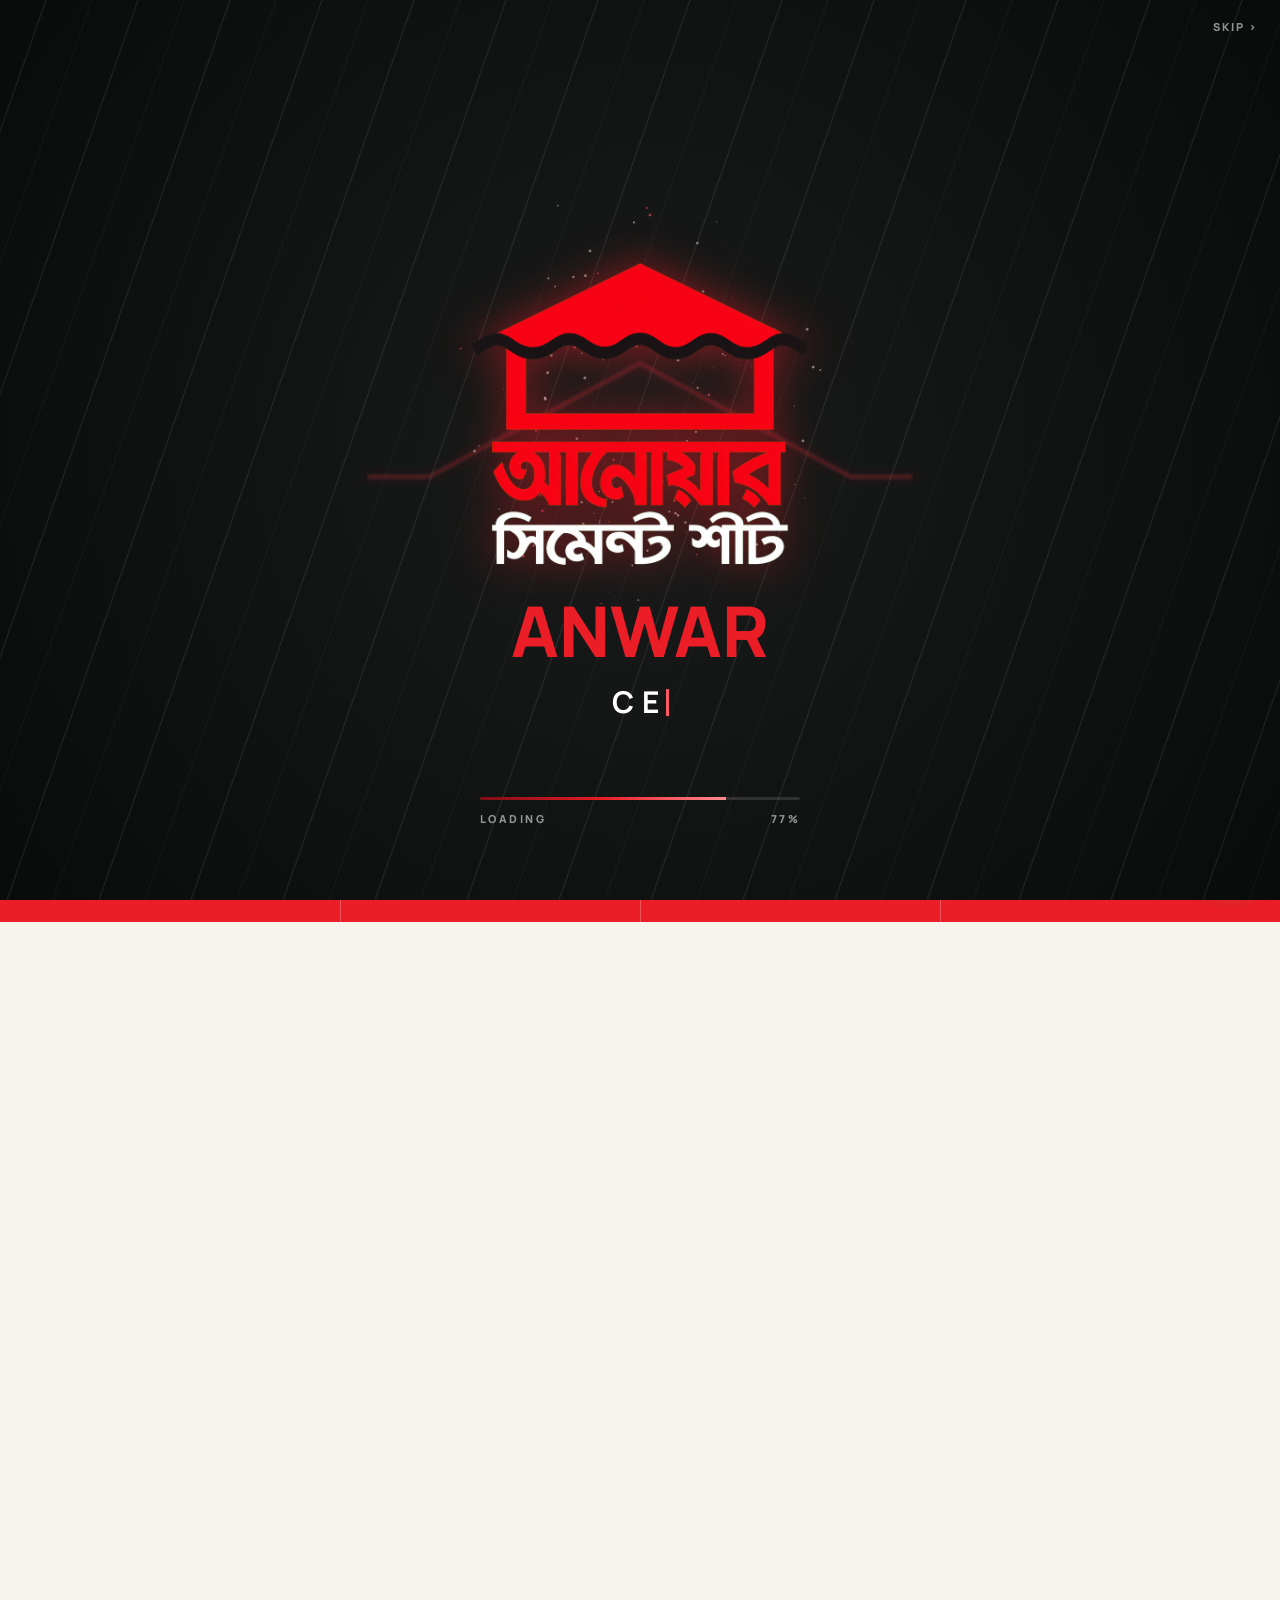
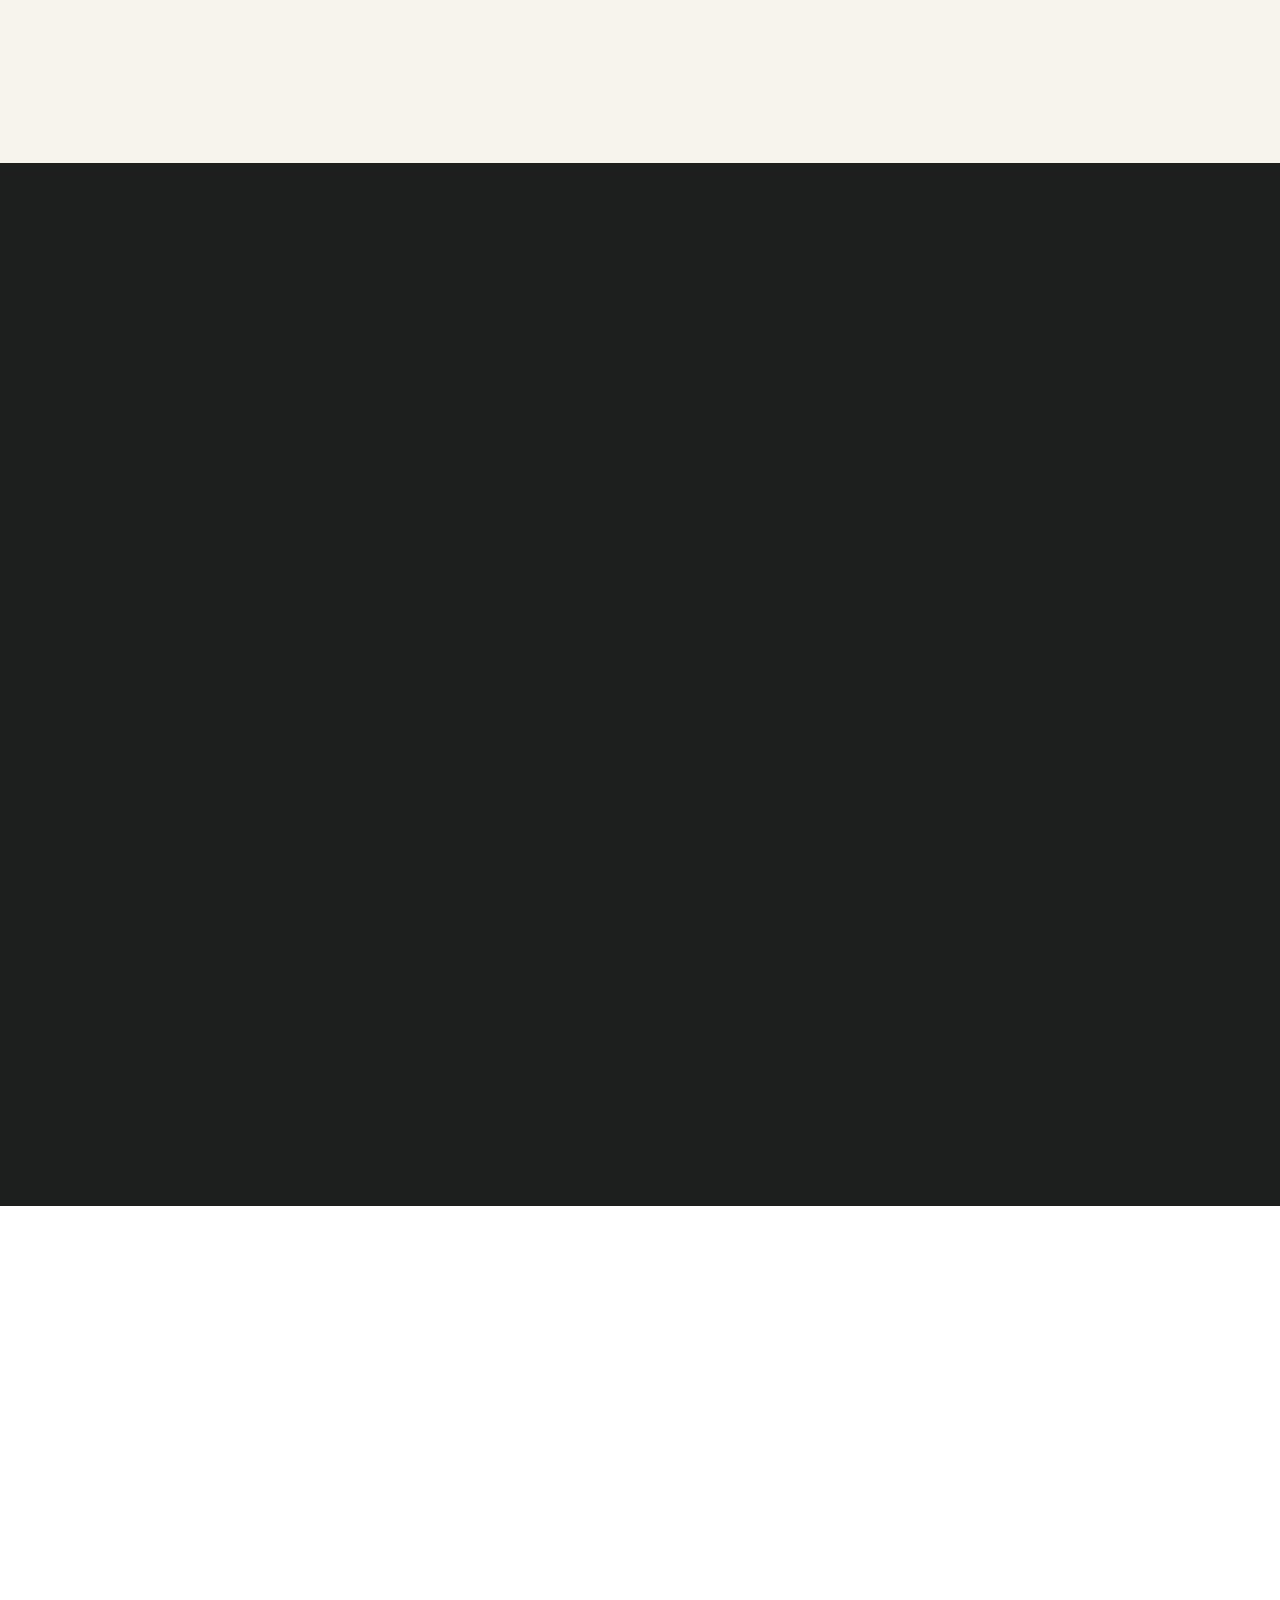
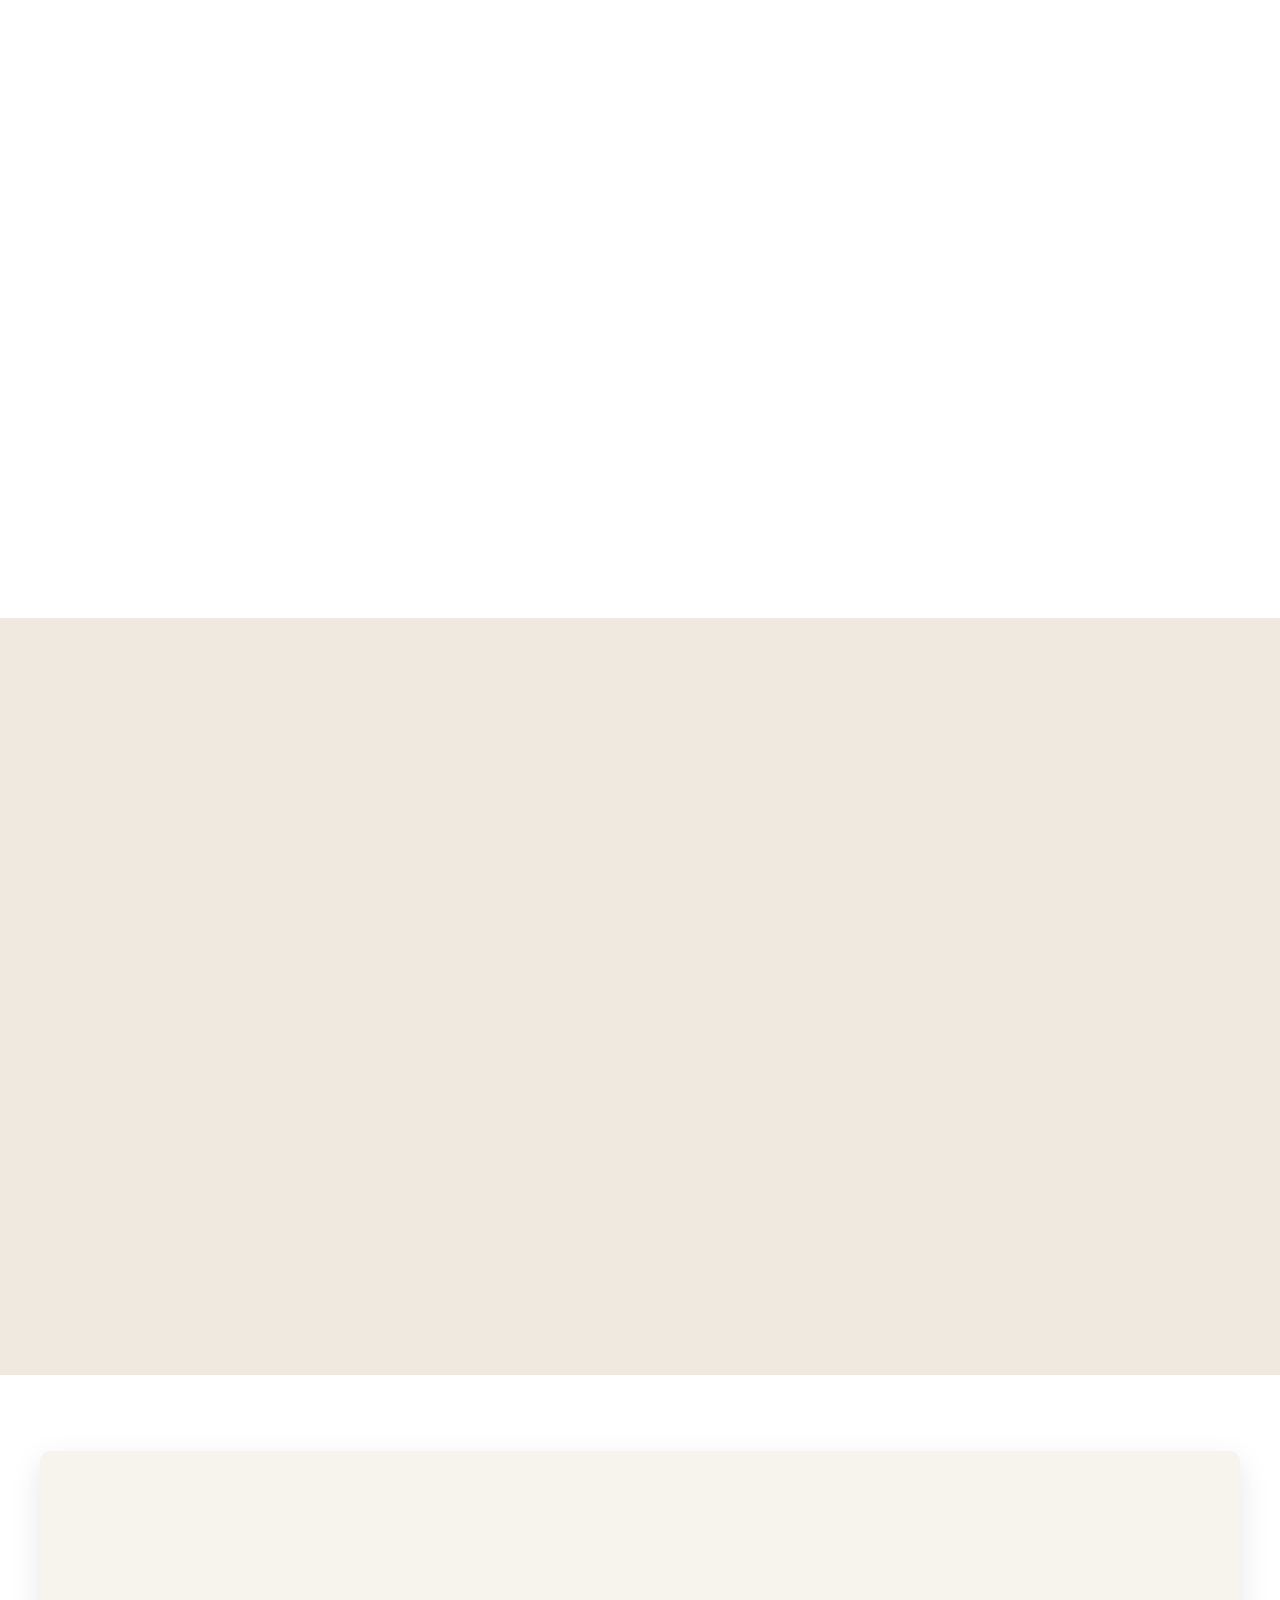
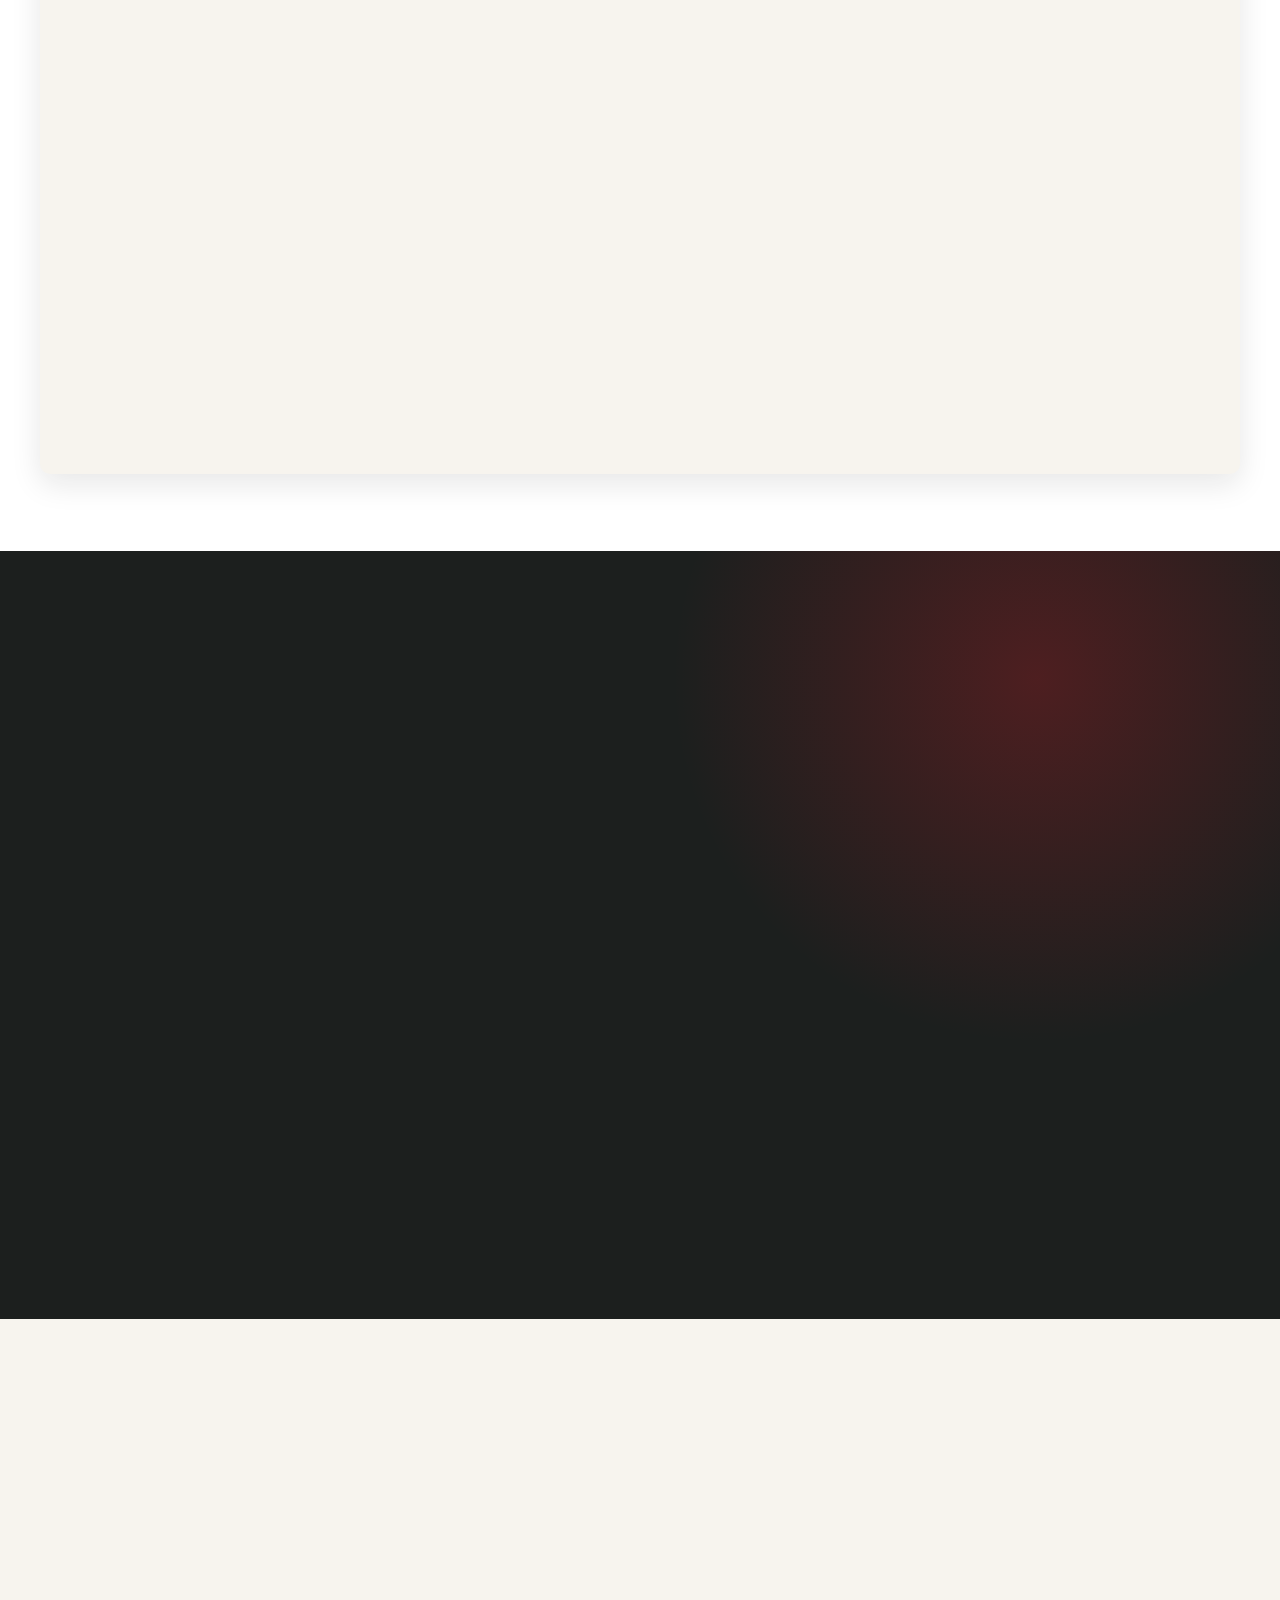
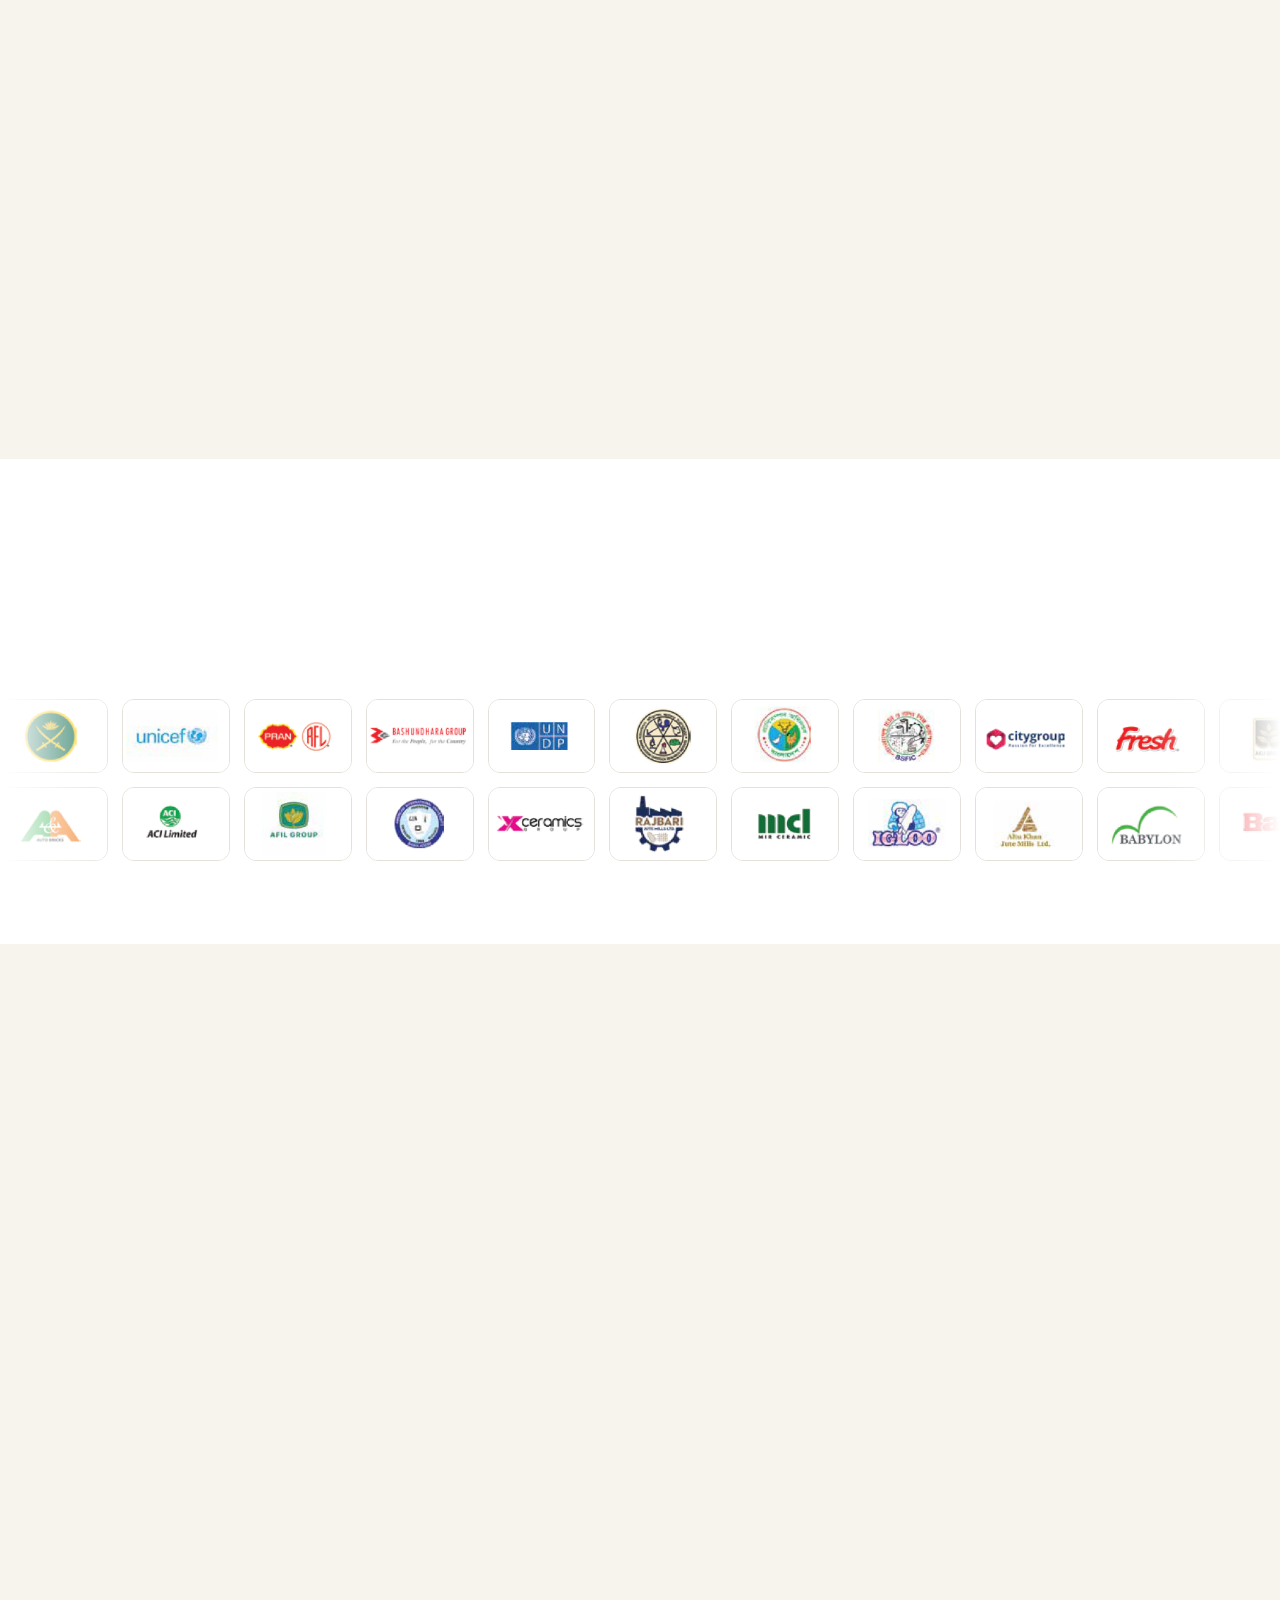
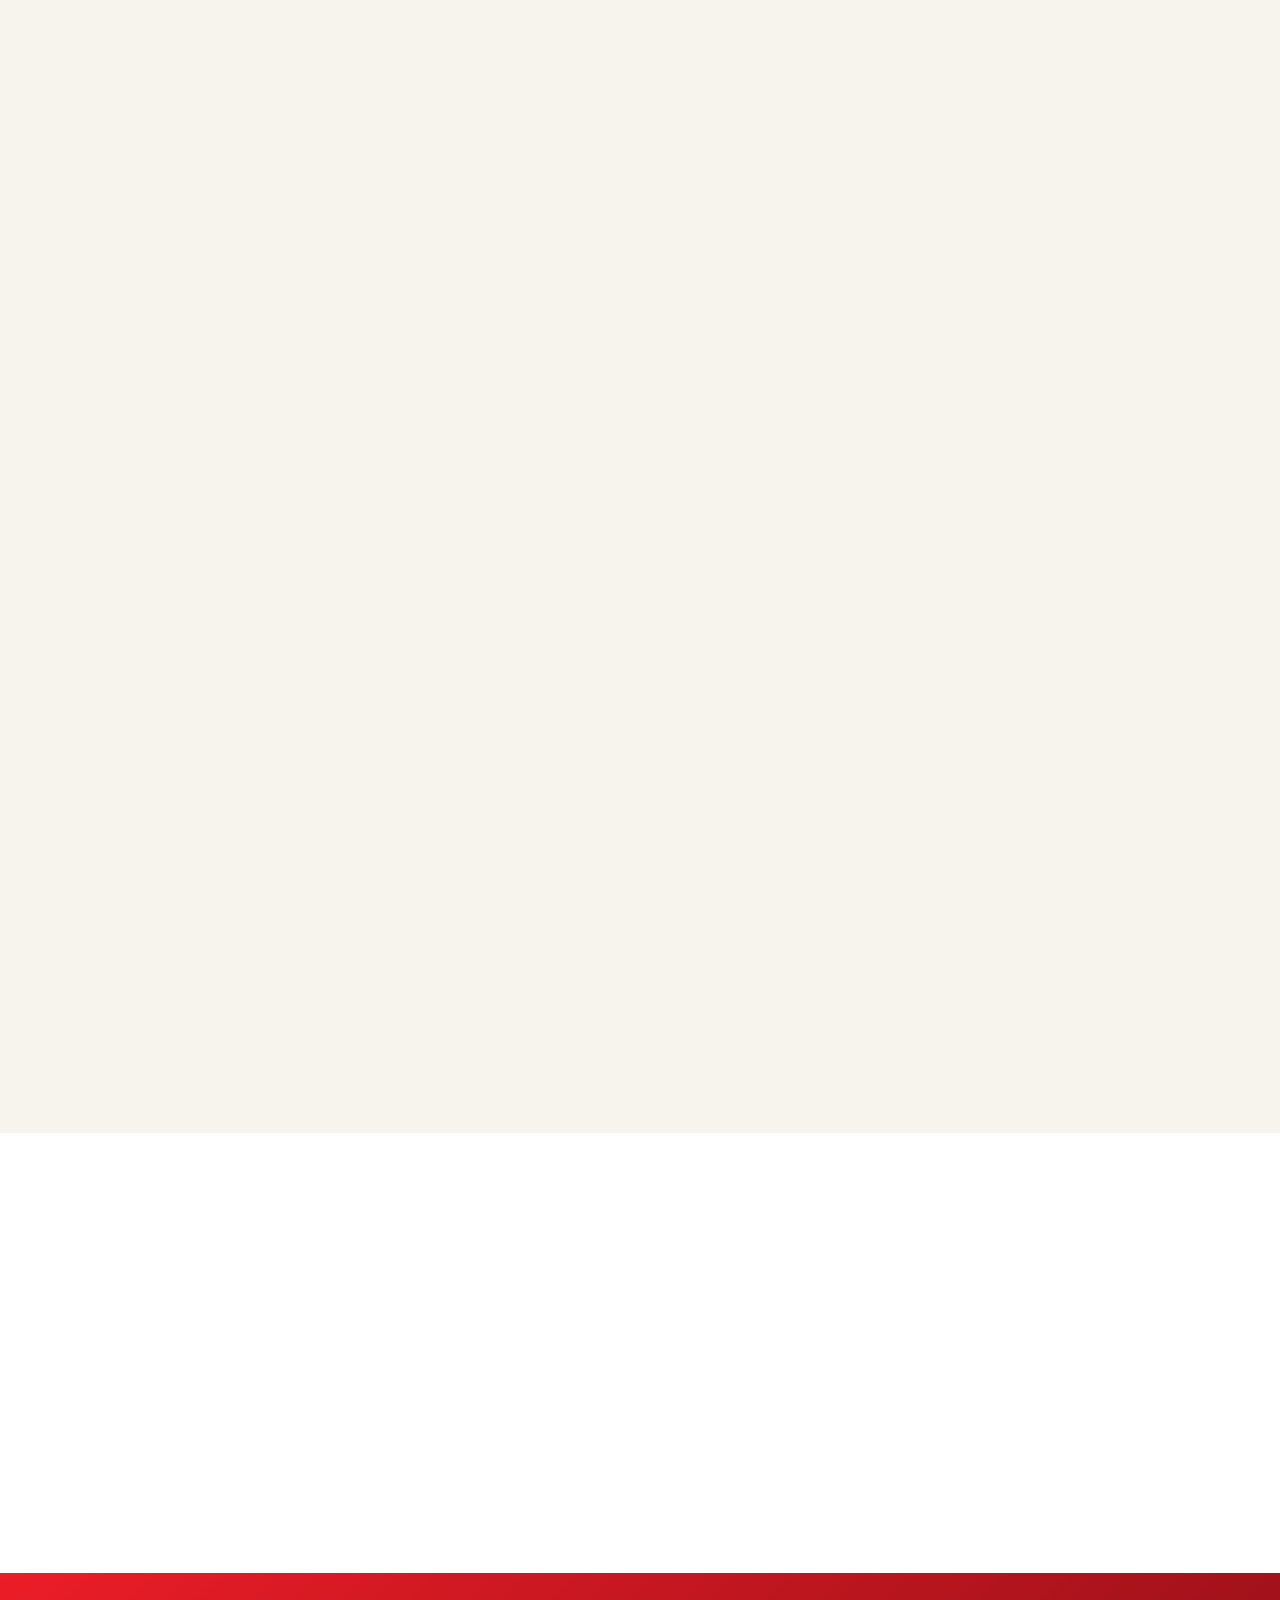
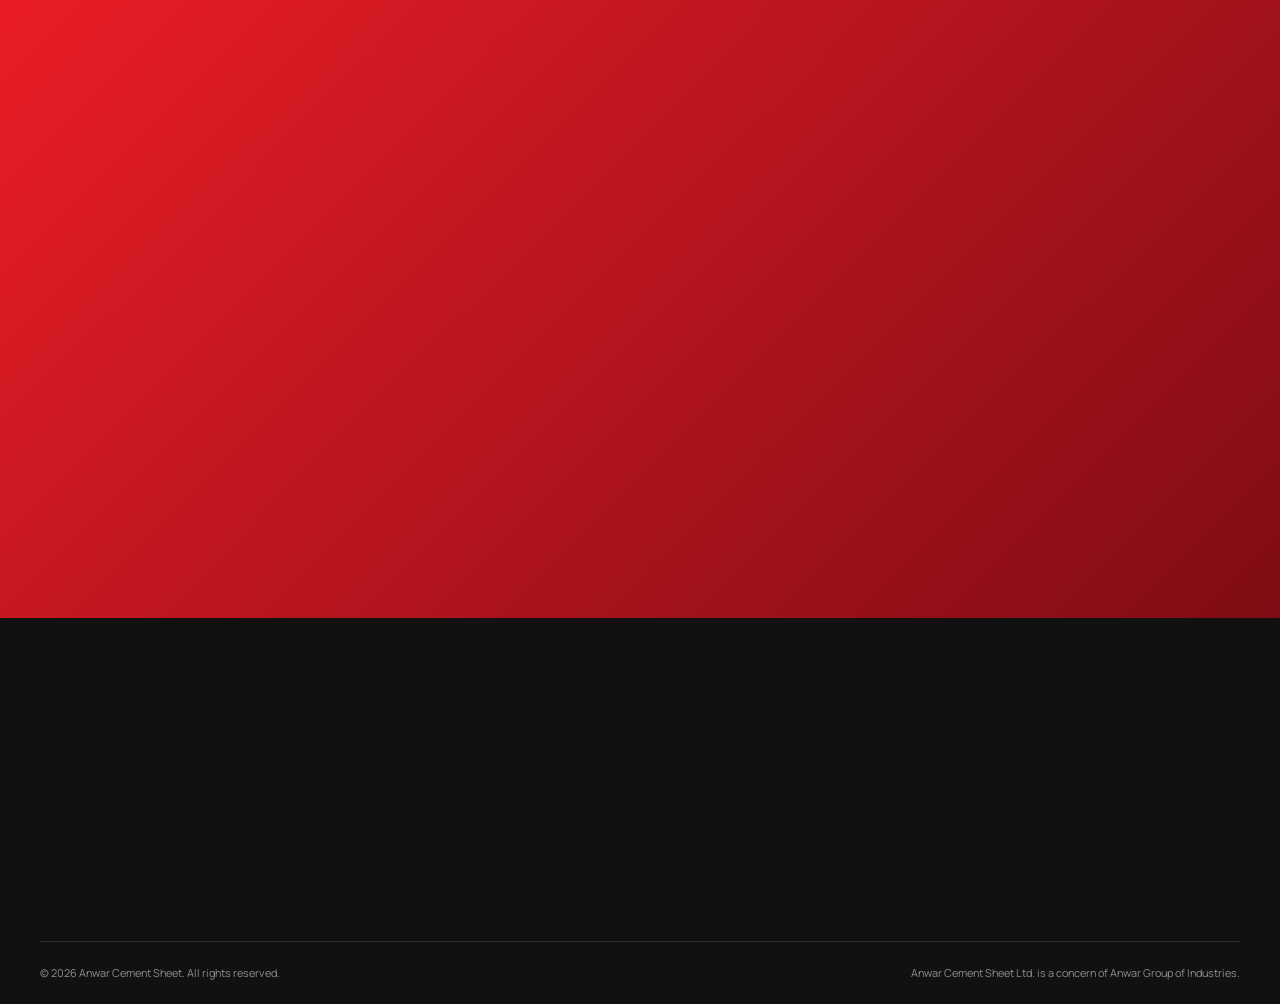
<file: index.html>
<!doctype html>
<html lang="en">
<head>
  <meta charset="utf-8">
  <meta name="viewport" content="width=device-width, initial-scale=1">
  <title>Anwar Cement Sheet | A Better Life Under Every Roof</title>
  <meta name="description" content="Anwar Cement Sheet and Anwar DuraRoof: durable fibre cement roofing for homes, farms and industry across Bangladesh. Built for heat, rain and storm.">
  <link rel="icon" type="image/png" href="assets/logo-512.png">
  <meta property="og:type" content="website">
  <meta property="og:site_name" content="Anwar Cement Sheet">
  <meta property="og:title" content="Anwar Cement Sheet | A Better Life Under Every Roof">
  <meta property="og:description" content="Durable fibre cement roofing for homes, farms and industry across Bangladesh. Built for heat, rain and storm.">
  <meta property="og:image" content="https://anwar-cement-sheet.vercel.app/assets/og-image-v2.jpg">
  <meta property="og:image:width" content="1200">
  <meta property="og:image:height" content="630">
  <meta property="og:url" content="https://anwar-cement-sheet.vercel.app/index.html">
  <meta property="og:locale" content="en_GB">
  <meta name="twitter:card" content="summary_large_image">
  <meta name="twitter:title" content="Anwar Cement Sheet | A Better Life Under Every Roof">
  <meta name="twitter:description" content="Durable fibre cement roofing for homes, farms and industry across Bangladesh. Built for heat, rain and storm.">
  <meta name="twitter:image" content="https://anwar-cement-sheet.vercel.app/assets/og-image-v2.jpg">
  <meta name="theme-color" content="#eb1d27">
  <link rel="canonical" href="https://anwar-cement-sheet.vercel.app/index.html">
  <link rel="preconnect" href="https://fonts.googleapis.com">
  <link rel="preconnect" href="https://fonts.gstatic.com" crossorigin>
  <link href="https://fonts.googleapis.com/css2?family=Manrope:wght@400;500;600;700;800&family=Hind+Siliguri:wght@400;500;600;700&display=swap" rel="stylesheet">
  <link rel="stylesheet" href="css/style.css?v=20261005i">
  <script>document.documentElement.classList.add('is-loading')</script>
</head>
<body>
  <div id="preloader" aria-hidden="true">
    <canvas></canvas>
    <div class="pl-ui"><div class="pl-bar"><span></span></div><div class="pl-meta"><span>Loading</span><span class="pl-pct">0%</span></div></div>
    <span class="pl-skip">Skip ›</span>
  </div>

  <!-- ===== HEADER ===== -->
  <header class="site-header" id="top">
    <nav class="wrap nav" aria-label="Primary">
      <a class="brand" href="#top">
        <img src="assets/logo-512.png" alt="Anwar Cement Sheet logo" width="56" height="47">
        <span class="brand-text"><strong>ANWAR</strong><small>CEMENT SHEET</small></span>
      </a>
      <ul class="navlinks" id="navlinks">
        <li><a href="why.html" data-spy="#why">Why Anwar</a></li>
        <li><a href="products.html" data-spy="#products">Products</a></li>
        <li><a href="find-your-roof.html" data-spy="#find">Find Your Roof</a></li>
        <li><a href="solutions.html" data-spy="#solutions">Solutions</a></li>
        <li><a href="support.html" data-spy="#support">Support</a></li>
        <li><a href="contact.html" data-spy="#contact">Contact</a></li>
      </ul>
      <a class="btn btn-primary nav-cta" href="find-your-roof.html">Choose a Roof</a>
      <button class="nav-toggle" id="navToggle" aria-label="Open menu" aria-expanded="false" aria-controls="navlinks">
        <span></span><span></span><span></span>
      </button>
    </nav>
  </header>

  <main>
    <!-- ===== HERO CAROUSEL ===== -->
    <section class="hero" id="home" aria-roledescription="carousel" aria-label="Anwar Cement Sheet highlights">
      <div class="hero-track" id="heroTrack">

        <article class="hero-slide is-active" data-slide="0">
          <div class="hero-bg" style="background-image:url('assets/hero/hero-1.jpg')"></div>
          <div class="hero-copy">
            <p class="eyebrow">Comfort for the people who matter</p>
            <h1>A better roof.<br>A more peaceful life.</h1>
            <p class="hero-tag">A better life under every roof</p>
            <p class="lead">For the family you protect, the farm you grow and the future you are building.</p>
            <div class="actions">
              <a class="btn btn-primary" href="#find">Find your roof</a>
              <a class="btn btn-ghost" href="#why">Why Anwar Cement Sheet</a>
            </div>
          </div>
        </article>

        <article class="hero-slide" data-slide="1">
          <div class="hero-bg" style="background-image:url('assets/hero/hero-2.jpg')"></div>
          <div class="hero-copy">
            <p class="eyebrow">Built for Bangladesh's climate</p>
            <h1>Cooler in summer.<br>Stronger in storms.</h1>
            <p class="hero-tag">Cool in the heat, firm in the storm</p>
            <p class="lead">A cooler shed and a calmer farm. Fibre cement roofing that lowers heat and stands firm through monsoon and storm.</p>
            <div class="actions">
              <a class="btn btn-primary" href="#products">Explore products</a>
              <a class="btn btn-ghost" href="#why">See how it works</a>
            </div>
          </div>
        </article>

        <article class="hero-slide hero-slide--dark" data-slide="2">
          <div class="hero-bg" style="background-image:url('assets/hero/hero-3.jpg')"></div>
          <div class="hero-copy">
            <p class="eyebrow">Made in Bangladesh, built to last</p>
            <h1>Quality in<br>every sheet.</h1>
            <p class="hero-tag">Quality and trust in every sheet</p>
            <p class="lead">From raw material to finished roof, every sheet is manufactured, tested and delivered with care.</p>
            <div class="actions">
              <a class="btn btn-primary" href="#products">See our products</a>
              <a class="btn btn-ghost" href="#contact">Talk to a dealer</a>
            </div>
          </div>
        </article>

        <article class="hero-slide" data-slide="3">
          <div class="hero-bg" style="background-image:url('assets/hero/hero-4.jpg')"></div>
          <div class="hero-copy">
            <p class="eyebrow">Anwar DuraRoof · Industrial roofing</p>
            <h1>Built for industry.<br>Built to outlast.</h1>
            <p class="hero-tag">6 mm industrial sheet, tested by BUET</p>
            <p class="lead">Anwar DuraRoof keeps factories up to 12°C cooler, resists chemicals and never rusts. Made with Italian technology.</p>
            <div class="actions">
              <a class="btn btn-primary" href="products.html#duraroof">Explore DuraRoof</a>
              <a class="btn btn-ghost" href="#contact" data-quote-open="duraroof">Get a quote</a>
            </div>
          </div>
        </article>


      </div>

      <button class="hero-arrow prev" id="heroPrev" aria-label="Previous slide">&#10094;</button>
      <button class="hero-arrow next" id="heroNext" aria-label="Next slide">&#10095;</button>
      <div class="hero-dots" id="heroDots" role="tablist" aria-label="Choose slide"></div>
      <div class="hero-progress"><span id="heroProgress"></span></div>
    </section>

    <!-- ===== TRUST STRIP ===== -->
    <section class="trust" data-anim-scope aria-label="Key figures">
      <div class="wrap trust-grid">
        <div data-anim="up" style="--d:0.00s"><strong data-count="30">0</strong><span>+ years of roofing experience</span></div>
        <div data-anim="up" style="--d:0.12s"><strong data-count="500">0</strong><span>+ dealers nationwide</span></div>
        <div data-anim="up" style="--d:0.24s"><strong data-count="64">0</strong><span> districts served</span></div>
        <div data-anim="up" style="--d:0.36s"><strong data-count="100">0</strong><span>% fibre cement, asbestos-free*</span></div>
      </div>
    </section>

    <!-- ===== WHY ANWAR ===== -->
    <section class="why" id="why">
      <div class="wrap">
        <div class="section-head">
          <div>
            <p class="eyebrow eyebrow-red">Why Anwar</p>
            <h2>Built for a changing climate</h2>
          </div>
          <p>Bangladesh faces hotter days, heavier rain, stronger storms and seasonal cold. The roof has become part of a family's comfort plan and a farm's productivity plan.</p>
        </div>

        <div class="why-grid">
          <div class="climate-card">
            <p class="eyebrow">Weather readiness</p>
            <h3>Protection through every season</h3>
            <div class="weather">
              <div><span class="wx"><svg fill="none" stroke="currentColor" stroke-width="2" stroke-linecap="round" stroke-linejoin="round" viewBox="0 0 24 24" aria-hidden="true"><circle cx="12" cy="12" r="4"/><path d="M12 2v2M12 20v2M4.93 4.93l1.41 1.41M17.66 17.66l1.41 1.41M2 12h2M20 12h2M4.93 19.07l1.41-1.41M17.66 6.34l1.41-1.41"/></svg></span><strong>Heat wave</strong><span>Lower heat transfer supports a more comfortable interior.</span></div>
              <div><span class="wx"><svg fill="none" stroke="currentColor" stroke-width="2" stroke-linecap="round" stroke-linejoin="round" viewBox="0 0 24 24" aria-hidden="true"><path d="M16 13v8M8 13v8M12 15v8"/><path d="M20 16.58A5 5 0 0 0 18 7h-1.26A8 8 0 1 0 4 15.25"/></svg></span><strong>Heavy rain</strong><span>Reliable roofing and correct fixing help manage monsoon exposure.</span></div>
              <div><span class="wx"><svg fill="none" stroke="currentColor" stroke-width="2" stroke-linecap="round" stroke-linejoin="round" viewBox="0 0 24 24" aria-hidden="true"><path d="M12 2v20M2 12h20M4.93 4.93l14.14 14.14M19.07 4.93 4.93 19.07"/><path d="M12 6l-2-2M12 6l2-2M12 18l-2 2M12 18l2 2M6 12l-2-2M6 12l-2 2M18 12l2-2M18 12l2 2"/></svg></span><strong>Cold wave</strong><span>More stable indoor conditions reduce sudden temperature swings.</span></div>
              <div><span class="wx"><svg fill="none" stroke="currentColor" stroke-width="2" stroke-linecap="round" stroke-linejoin="round" viewBox="0 0 24 24" aria-hidden="true"><path d="M17.7 7.7a2.5 2.5 0 1 1 1.8 4.3H2"/><path d="M9.6 4.6A2 2 0 1 1 11 8H2"/><path d="M12.6 19.4A2 2 0 1 0 14 16H2"/></svg></span><strong>Storm season</strong><span>Professional installation supports roof integrity.</span></div>
            </div>
          </div>

          <div class="benefits">
            <div class="benefit"><span class="benefit-icon"><svg fill="none" stroke="currentColor" stroke-width="2" stroke-linecap="round" stroke-linejoin="round" viewBox="0 0 24 24" aria-hidden="true"><path d="M12 14l3.5-3.5"/><path d="M3.3 15A9 9 0 1 1 20.7 15"/><circle cx="12" cy="14" r="1.5"/></svg></span><h4>Performance</h4><p>Fibre cement roofing designed for everyday heat, rain and humidity.</p></div>
            <div class="benefit"><span class="benefit-icon"><svg fill="none" stroke="currentColor" stroke-width="2" stroke-linecap="round" stroke-linejoin="round" viewBox="0 0 24 24" aria-hidden="true"><path d="M2 20V8l6 4V8l6 4V8l6 4v8Z"/><path d="M17 4h2v6h-2z"/><path d="M6 20v-3M10 20v-3M14 20v-3"/></svg></span><h4>Technology</h4><p>Consistent manufacturing for dependable sheet quality, every batch.</p></div>
            <div class="benefit"><span class="benefit-icon"><svg fill="none" stroke="currentColor" stroke-width="2" stroke-linecap="round" stroke-linejoin="round" viewBox="0 0 24 24" aria-hidden="true"><path d="M14.7 6.3a1 1 0 0 0 0 1.4l1.6 1.6a1 1 0 0 0 1.4 0l3.77-3.77a6 6 0 0 1-7.94 7.94l-6.91 6.91a2.12 2.12 0 0 1-3-3l6.91-6.91a6 6 0 0 1 7.94-7.94l-3.76 3.76z"/></svg></span><h4>Installation support</h4><p>Guidance on slope, overlap, fixing and accessories.</p></div>
            <div class="benefit"><span class="benefit-icon"><svg fill="none" stroke="currentColor" stroke-width="2" stroke-linecap="round" stroke-linejoin="round" viewBox="0 0 24 24" aria-hidden="true"><path d="M12 22s8-4 8-10V5l-8-3-8 3v7c0 6 8 10 8 10z"/><path d="m9 12 2 2 4-4"/></svg></span><h4>Warranty</h4><p>Clear product assurance based on approved terms and installation.</p></div>
          </div>
        </div>
      </div>
    </section>

    <!-- ===== PRODUCTS ===== -->
    <section class="products" data-anim-scope id="products" style="--roof:#b3312f">
      <div class="wrap">
        <div class="products-grid">
          <div data-anim="left">
            <p class="eyebrow">Product system</p>
            <h2>The complete roof, from sheet to ridge</h2>
            <p class="muted-light">Choose roofing sheets in multiple lengths and colours. Complete the roof with ridge panels and application-specific accessories.</p>
            <div class="chips">
              <span class="chip" data-anim="pop" style="--d:0.50s">Roofing sheets</span>
              <span class="chip" data-anim="pop" style="--d:0.58s">Ridge panels</span>
              <span class="chip" data-anim="pop" style="--d:0.66s">Accessories</span>
              <span class="chip" data-anim="pop" style="--d:0.74s">Multiple sizes</span>
              <a class="chip chip-dr" href="products.html#duraroof" data-anim="pop" style="--d:0.82s">Anwar DuraRoof</a>
            </div>
            <div class="swatches" role="group" aria-label="Choose sheet colour">
              <button class="swatch is-active" type="button" style="--c:#b3312f" data-color="#b3312f" data-name="Red" aria-label="Red"></button>
              <button class="swatch" type="button" style="--c:#47634c" data-color="#47634c" data-name="Green" aria-label="Green"></button>
              <button class="swatch" type="button" style="--c:#9aa0a0" data-color="#9aa0a0" data-name="Grey" aria-label="Grey"></button>
              <button class="swatch" type="button" style="--c:#cfd3d1" data-color="#cfd3d1" data-name="Natural" aria-label="Natural"></button>
              <span class="swatch-label">Colour: <strong id="swatchName">Red</strong></span>
            </div>
          </div>
          <div class="roof-visual" id="roofVisual" data-anim="right" style="--d:.15s" aria-label="Illustration of corrugated roofing sheet">
            <span>Corrugated Roofing Sheet <em id="roofColorName">– Red</em></span>
          </div>
        </div>

        <div class="product-cards">
          <article class="pcard hover-zoom" data-anim="up" style="--d:0.00s">
            <div class="pcard-visual pv-sheet" aria-hidden="true"><i></i></div>
            <h4>Corrugated Roofing Sheet</h4>
            <p>Standard profile sheet for homes, sheds and industrial roofs. Available in 6ft, 8ft &amp; 10ft lengths.</p>
            <a href="#contact" class="link">Request specification →</a>
          </article>
          <article class="pcard hover-zoom" data-anim="up" style="--d:0.14s">
            <div class="pcard-visual pv-ridge" aria-hidden="true"><i></i></div>
            <h4>Ridge Panel</h4>
            <p>Closes the roof apex cleanly and keeps rain out at the ridge line.</p>
            <a href="#contact" class="link">Request specification →</a>
          </article>
          <article class="pcard hover-zoom" data-anim="up" style="--d:0.28s">
            <div class="pcard-visual pv-acc" aria-hidden="true"><b></b><b></b><b></b></div>
            <h4>Fixing Accessories</h4>
            <p>Hooks, bolts, washers and sealing accessories for a correctly fixed, long-lasting roof.</p>
            <a href="#contact" class="link">Request specification →</a>
          </article>
        </div>
        <a class="dr-strip" href="products.html#duraroof" data-anim="up" style="--d:.2s">
          <span class="dr-logo-chip sm"><img src="assets/duraroof/duraroof-logo.png" alt="Anwar DuraRoof"></span>
          <span class="dr-strip-text"><strong>Roofing a factory, warehouse or farm shed?</strong><span>Meet Anwar DuraRoof: our 6 mm industrial sheet in 4 to 12 ft lengths, tested by BUET and fire resistant up to 1100°C.</span></span>
          <span class="dr-strip-cta">Explore DuraRoof <svg width="24" height="24" fill="none" stroke="currentColor" stroke-width="2" stroke-linecap="round" stroke-linejoin="round" viewBox="0 0 24 24" aria-hidden="true"><path d="M5 12h14M13 6l6 6-6 6"/></svg></span>
        </a>
      </div>
    </section>

    <!-- ===== FIND YOUR ROOF ===== -->
    <section class="finder" data-anim-scope id="find">
      <div class="wrap">
        <div class="section-head section-head--center" data-anim="down">
          <p class="eyebrow eyebrow-red">Roof finder</p>
          <h2>Find your roof</h2>
          <p>Start with where the roof will work. We recommend the most relevant solution and the installation support you need.</p>
        </div>

        <div class="tabs" role="tablist" data-anim="pop" style="--d:.2s" aria-label="Where will you use the roof?">
          <button class="tab is-active" role="tab" aria-selected="true" data-type="home"><span class="ci"><svg fill="none" stroke="currentColor" stroke-width="2" stroke-linecap="round" stroke-linejoin="round" viewBox="0 0 24 24" aria-hidden="true"><path d="M3 11l9-8 9 8"/><path d="M5 10v10h14V10"/><path d="M10 20v-6h4v6"/></svg></span>Residential home</button>
          <button class="tab" role="tab" aria-selected="false" data-type="farm"><span class="ci"><svg fill="none" stroke="currentColor" stroke-width="2" stroke-linecap="round" stroke-linejoin="round" viewBox="0 0 24 24" aria-hidden="true"><path d="M4 8c-1.5 0-2.5-1.2-2.5-2.5M20 8c1.5 0 2.5-1.2 2.5-2.5"/><path d="M6 8h12l1 6a7 7 0 0 1-14 0z"/><path d="M9 17h6"/><circle cx="9.5" cy="12" r="1"/><circle cx="14.5" cy="12" r="1"/><path d="M6 8V5M18 8V5"/></svg></span>Animal husbandry</button>
          <button class="tab" role="tab" aria-selected="false" data-type="industrial"><span class="ci"><svg fill="none" stroke="currentColor" stroke-width="2" stroke-linecap="round" stroke-linejoin="round" viewBox="0 0 24 24" aria-hidden="true"><path d="M2 20V8l6 4V8l6 4V8l6 4v8Z"/><path d="M17 4h2v6h-2z"/><path d="M6 20v-3M10 20v-3M14 20v-3"/></svg></span>Industrial building</button>
        </div>

        <div class="cf" id="coverflow" data-anim="up" style="--d:.35s">
          <button class="cf-arrow prev" id="cfPrev" aria-label="Previous">&#10094;</button>
          <div class="cf-stage" id="cfStage"></div>
          <button class="cf-arrow next" id="cfNext" aria-label="Next">&#10095;</button>
        </div>
      </div>
    </section>

    <!-- ===== SOLUTIONS ===== -->
    <section class="solutions" data-anim-scope id="solutions">
      <div class="wrap">
        <div class="section-head" data-anim="down">
          <div>
            <p class="eyebrow eyebrow-red">Solutions</p>
            <h2>Solutions that protect everyday progress</h2>
          </div>
          <p>Each application connects roofing performance with comfort, continuity and income.</p>
        </div>
        <div class="applications">
          <article class="appcard hover-zoom" data-anim="left" style="--d:.15s;background-image:url('assets/solution-family.jpg')">
            <h3>Family comfort</h3>
            <p>A quieter, more comfortable home helps the family rest, study and live with greater peace of mind.</p>
            <a href="#find" class="link link-light">Residential roofing →</a>
          </article>
          <article class="appcard hover-zoom" data-anim="right" style="--d:.15s;background-image:url('assets/solution-home.jpg')">
            <h3>Farm and business continuity</h3>
            <p>Appropriate roofing helps protect animals, stored goods and daily operations from difficult weather.</p>
            <a href="#find" class="link link-light">Farm &amp; industrial roofing →</a>
          </article>
        </div>
      </div>
    </section>

    <!-- ===== STORY / IMPACT ===== -->
    <section class="impact" data-anim-scope>
      <div class="wrap">
        <div class="story">
          <div class="story-img" data-anim="left" style="background-image:url('assets/story-dairy.jpg')"></div>
          <div class="story-copy" data-anim="right">
            <p class="eyebrow eyebrow-red">Solution story</p>
            <h3>When the shed is calmer, the farm can perform better</h3>
            <p>Heat stress can reduce animal welfare and productivity. Roofing material, ventilation, roof height and installation work together to support a more stable shed environment.</p>
            <div class="metrics">
              <div class="hover-zoom" data-anim="up" style="--d:0.60s"><strong>4 outcomes</strong><span>comfort, welfare, continuity and productivity</span></div>
              <div class="hover-zoom" data-anim="up" style="--d:0.72s"><strong>1 plan</strong><span>roofing plus correct installation</span></div>
              <div class="hover-zoom" data-anim="up" style="--d:0.84s"><strong>Lower risk</strong><span>from heat, rain noise and condensation</span></div>
              <div class="hover-zoom" data-anim="up" style="--d:0.96s"><strong>More confidence</strong><span>for the family behind the farm</span></div>
            </div>
          </div>
        </div>
      </div>
    </section>

    <!-- ===== DURAROOF ===== -->
    <section class="dr-band" id="duraroof" data-anim-scope>
      <div class="wrap">
        <div class="dr-band-grid">
          <div data-anim="left">
            <span class="dr-logo-chip"><img src="assets/duraroof/duraroof-logo.png" alt="Anwar DuraRoof"></span>
            <p class="eyebrow">Industrial roofing</p>
            <h2>Durable industrial roofing for every industrial structure</h2>
            <p class="lede-d">Anwar DuraRoof is a 6 mm fibre cement sheet made with Italian technology and tested by BUET. It keeps factories up to 12°C cooler, resists chemicals and never rusts.</p>
            <div class="actions"><a class="btn btn-primary" href="products.html#duraroof">Explore DuraRoof <svg width="24" height="24" fill="none" stroke="currentColor" stroke-width="2" stroke-linecap="round" stroke-linejoin="round" viewBox="0 0 24 24" aria-hidden="true"><path d="M5 12h14M13 6l6 6-6 6"/></svg></a><a class="btn btn-ghost" href="assets/Anwar-DuraRoof-Brochure.pdf" download><svg width="24" height="24" fill="none" stroke="currentColor" stroke-width="2" stroke-linecap="round" stroke-linejoin="round" viewBox="0 0 24 24" aria-hidden="true"><path d="M21 15v4a2 2 0 0 1-2 2H5a2 2 0 0 1-2-2v-4"/><path d="m7 10 5 5 5-5"/><path d="M12 15V3"/></svg> Brochure</a></div>
          </div>
          <div class="dr-visual" data-anim="right">
            <img src="assets/duraroof/factory.jpg" alt="Anwar DuraRoof manufacturing factory, Gazaria, Munshiganj" loading="lazy">
            <div class="dr-float a"><b>BUET</b><span>tested and certified</span></div>
            <div class="dr-float b"><b>1100°C</b><span>fire resistance</span></div>
            <div class="dr-float c"><b>Italian</b><span>technology</span></div>
          </div>
        </div>
        <div class="dr-facts" data-anim="up" style="--d:.2s">
          <div><b>6 mm</b><span>sheet thickness</span></div>
          <div><b>4–12 ft</b><span>sheet lengths</span></div>
          <div><b>950 kg/m²</b><span>load bearing capacity</span></div>
          <div><b>2 × 500 TPD</b><span>manufacturing plants</span></div>
        </div>
      </div>
    </section>

    <!-- ===== BUET CERTIFICATION ===== -->
    <section class="detail-body alt" id="buet" data-anim-scope>
      <div class="wrap two-col even">
        <div data-anim="left">
          <p class="eyebrow eyebrow-red">BUET test certification</p><h2 class="h-stack">Tested by BUET, our long-term research partner</h2>
          <blockquote class="qblock">
            <p>I am glad to see Anwar Group introducing DuraRoof in Bangladesh; indeed a long awaited solution to all the perils of conventional steel based roofing materials. Test results from BUET of DuraRoof were impressive to me.</p>
            <p>DuraRoof holds the capacity to withstand very high temperatures as the test results show. In addition, its anti-rusting elements make it an appropriate roofing solution for all industrial usage. The confidence of the promoters in the products also resounded in the offering of 50 years rust-free guarantee.</p>
          </blockquote>
          <div class="qby"><img src="assets/duraroof/bosunia.jpg" alt="Prof. Dr. M. Shamim Z. Bosunia" loading="lazy"><div><strong>Prof. Dr. M. Shamim Z. Bosunia</strong><small>Emeritus Professor, Civil Engineering, University of Asia Pacific. Ex. Professor, BUET</small></div></div>
        </div>
        <div data-anim="right">
          <div class="cert-fan">
            <a href="assets/duraroof/cert-1.jpg" data-lightbox><img src="assets/duraroof/cert-1.jpg" alt="BUET test report: thickness, density, load bearing capacity and hardness" loading="lazy"></a>
            <a href="assets/duraroof/cert-2.jpg" data-lightbox><img src="assets/duraroof/cert-2.jpg" alt="BUET test report: washability, corrosiveness, fire and temperature resistance" loading="lazy"></a>
            <a href="assets/duraroof/cert-3.jpg" data-lightbox><img src="assets/duraroof/cert-3.jpg" alt="BUET test report: acid resistance, water absorption, flexural strength and chemical analysis" loading="lazy"></a>
          </div>
          <div class="mini-chips"><span>Load bearing</span><span>Hardness</span><span>Fire resistance</span><span>Temperature</span><span>Corrosion</span><span>Acid resistance</span><span>Water absorption</span><span>Flexural strength</span></div>
          <p class="note center">Three test reports from the Department of Materials and Metallurgical Engineering, BUET. Click to enlarge. <a class="link" href="why.html#production">How DuraRoof is made →</a></p>
        </div>
      </div>
    </section>

    <!-- ===== CLIENTS ===== -->
    <section class="clients" id="clients" data-anim-scope>
      <div class="wrap"><div class="section-head section-head--center" data-anim="down"><p class="eyebrow eyebrow-red">Trusted by industry</p><h2>Our prominent clients</h2><p>From garments and textiles to chemicals, ceramics and public institutions.</p></div></div>
      <div class="logo-marquee"><div class="logo-track"><img src="assets/duraroof/clients/c01.png" alt="Client logo" width="106" height="74"><img src="assets/duraroof/clients/c02.png" alt="Client logo" width="106" height="74"><img src="assets/duraroof/clients/c03.png" alt="Client logo" width="106" height="74"><img src="assets/duraroof/clients/c04.png" alt="Client logo" width="106" height="74"><img src="assets/duraroof/clients/c05.png" alt="Client logo" width="106" height="74"><img src="assets/duraroof/clients/c06.png" alt="Client logo" width="106" height="74"><img src="assets/duraroof/clients/c07.png" alt="Client logo" width="106" height="74"><img src="assets/duraroof/clients/c08.png" alt="Client logo" width="106" height="74"><img src="assets/duraroof/clients/c09.png" alt="Client logo" width="106" height="74"><img src="assets/duraroof/clients/c10.png" alt="Client logo" width="106" height="74"><img src="assets/duraroof/clients/c11.png" alt="Client logo" width="106" height="74"><img src="assets/duraroof/clients/c12.png" alt="Client logo" width="106" height="74"><img src="assets/duraroof/clients/c13.png" alt="Client logo" width="106" height="74"><img src="assets/duraroof/clients/c14.png" alt="Client logo" width="106" height="74"><img src="assets/duraroof/clients/c15.png" alt="Client logo" width="106" height="74"><img src="assets/duraroof/clients/c16.png" alt="Client logo" width="106" height="74"><img src="assets/duraroof/clients/c17.png" alt="Client logo" width="106" height="74"><img src="assets/duraroof/clients/c18.png" alt="Client logo" width="106" height="74"><img src="assets/duraroof/clients/c19.png" alt="Client logo" width="106" height="74"><img src="assets/duraroof/clients/c20.png" alt="Client logo" width="106" height="74"><img src="assets/duraroof/clients/c21.png" alt="Client logo" width="106" height="74"><img src="assets/duraroof/clients/c22.png" alt="Client logo" width="106" height="74"><img src="assets/duraroof/clients/c23.png" alt="Client logo" width="106" height="74"><img src="assets/duraroof/clients/c24.png" alt="Client logo" width="106" height="74"><img src="assets/duraroof/clients/c01.png" alt="Client logo" width="106" height="74"><img src="assets/duraroof/clients/c02.png" alt="Client logo" width="106" height="74"><img src="assets/duraroof/clients/c03.png" alt="Client logo" width="106" height="74"><img src="assets/duraroof/clients/c04.png" alt="Client logo" width="106" height="74"><img src="assets/duraroof/clients/c05.png" alt="Client logo" width="106" height="74"><img src="assets/duraroof/clients/c06.png" alt="Client logo" width="106" height="74"><img src="assets/duraroof/clients/c07.png" alt="Client logo" width="106" height="74"><img src="assets/duraroof/clients/c08.png" alt="Client logo" width="106" height="74"><img src="assets/duraroof/clients/c09.png" alt="Client logo" width="106" height="74"><img src="assets/duraroof/clients/c10.png" alt="Client logo" width="106" height="74"><img src="assets/duraroof/clients/c11.png" alt="Client logo" width="106" height="74"><img src="assets/duraroof/clients/c12.png" alt="Client logo" width="106" height="74"><img src="assets/duraroof/clients/c13.png" alt="Client logo" width="106" height="74"><img src="assets/duraroof/clients/c14.png" alt="Client logo" width="106" height="74"><img src="assets/duraroof/clients/c15.png" alt="Client logo" width="106" height="74"><img src="assets/duraroof/clients/c16.png" alt="Client logo" width="106" height="74"><img src="assets/duraroof/clients/c17.png" alt="Client logo" width="106" height="74"><img src="assets/duraroof/clients/c18.png" alt="Client logo" width="106" height="74"><img src="assets/duraroof/clients/c19.png" alt="Client logo" width="106" height="74"><img src="assets/duraroof/clients/c20.png" alt="Client logo" width="106" height="74"><img src="assets/duraroof/clients/c21.png" alt="Client logo" width="106" height="74"><img src="assets/duraroof/clients/c22.png" alt="Client logo" width="106" height="74"><img src="assets/duraroof/clients/c23.png" alt="Client logo" width="106" height="74"><img src="assets/duraroof/clients/c24.png" alt="Client logo" width="106" height="74"></div></div><div class="logo-marquee rev"><div class="logo-track"><img src="assets/duraroof/clients/c25.png" alt="Client logo" width="106" height="74"><img src="assets/duraroof/clients/c26.png" alt="Client logo" width="106" height="74"><img src="assets/duraroof/clients/c27.png" alt="Client logo" width="106" height="74"><img src="assets/duraroof/clients/c28.png" alt="Client logo" width="106" height="74"><img src="assets/duraroof/clients/c29.png" alt="Client logo" width="106" height="74"><img src="assets/duraroof/clients/c30.png" alt="Client logo" width="106" height="74"><img src="assets/duraroof/clients/c31.png" alt="Client logo" width="106" height="74"><img src="assets/duraroof/clients/c32.png" alt="Client logo" width="106" height="74"><img src="assets/duraroof/clients/c33.png" alt="Client logo" width="106" height="74"><img src="assets/duraroof/clients/c34.png" alt="Client logo" width="106" height="74"><img src="assets/duraroof/clients/c35.png" alt="Client logo" width="106" height="74"><img src="assets/duraroof/clients/c36.png" alt="Client logo" width="106" height="74"><img src="assets/duraroof/clients/c37.png" alt="Client logo" width="106" height="74"><img src="assets/duraroof/clients/c38.png" alt="Client logo" width="106" height="74"><img src="assets/duraroof/clients/c39.png" alt="Client logo" width="106" height="74"><img src="assets/duraroof/clients/c40.png" alt="Client logo" width="106" height="74"><img src="assets/duraroof/clients/c41.png" alt="Client logo" width="106" height="74"><img src="assets/duraroof/clients/c42.png" alt="Client logo" width="106" height="74"><img src="assets/duraroof/clients/c43.png" alt="Client logo" width="106" height="74"><img src="assets/duraroof/clients/c44.png" alt="Client logo" width="106" height="74"><img src="assets/duraroof/clients/c45.png" alt="Client logo" width="106" height="74"><img src="assets/duraroof/clients/c46.png" alt="Client logo" width="106" height="74"><img src="assets/duraroof/clients/c47.png" alt="Client logo" width="106" height="74"><img src="assets/duraroof/clients/c48.png" alt="Client logo" width="106" height="74"><img src="assets/duraroof/clients/c25.png" alt="Client logo" width="106" height="74"><img src="assets/duraroof/clients/c26.png" alt="Client logo" width="106" height="74"><img src="assets/duraroof/clients/c27.png" alt="Client logo" width="106" height="74"><img src="assets/duraroof/clients/c28.png" alt="Client logo" width="106" height="74"><img src="assets/duraroof/clients/c29.png" alt="Client logo" width="106" height="74"><img src="assets/duraroof/clients/c30.png" alt="Client logo" width="106" height="74"><img src="assets/duraroof/clients/c31.png" alt="Client logo" width="106" height="74"><img src="assets/duraroof/clients/c32.png" alt="Client logo" width="106" height="74"><img src="assets/duraroof/clients/c33.png" alt="Client logo" width="106" height="74"><img src="assets/duraroof/clients/c34.png" alt="Client logo" width="106" height="74"><img src="assets/duraroof/clients/c35.png" alt="Client logo" width="106" height="74"><img src="assets/duraroof/clients/c36.png" alt="Client logo" width="106" height="74"><img src="assets/duraroof/clients/c37.png" alt="Client logo" width="106" height="74"><img src="assets/duraroof/clients/c38.png" alt="Client logo" width="106" height="74"><img src="assets/duraroof/clients/c39.png" alt="Client logo" width="106" height="74"><img src="assets/duraroof/clients/c40.png" alt="Client logo" width="106" height="74"><img src="assets/duraroof/clients/c41.png" alt="Client logo" width="106" height="74"><img src="assets/duraroof/clients/c42.png" alt="Client logo" width="106" height="74"><img src="assets/duraroof/clients/c43.png" alt="Client logo" width="106" height="74"><img src="assets/duraroof/clients/c44.png" alt="Client logo" width="106" height="74"><img src="assets/duraroof/clients/c45.png" alt="Client logo" width="106" height="74"><img src="assets/duraroof/clients/c46.png" alt="Client logo" width="106" height="74"><img src="assets/duraroof/clients/c47.png" alt="Client logo" width="106" height="74"><img src="assets/duraroof/clients/c48.png" alt="Client logo" width="106" height="74"></div></div>
    </section>

    <!-- ===== TESTIMONIALS ===== -->
    <section class="detail-body alt" id="testimonials" data-anim-scope>
      <div class="wrap">
        <div class="head-row" data-anim="down"><div><p class="eyebrow eyebrow-red">Client voices</p><h2 class="h-stack">What factory owners say</h2></div><a class="link" href="solutions.html#projects">See our projects →</a></div>
        <div class="tslider" data-anim="up"><div class="tslides"><article class="tslide is-active"><div class="tslide-media" style="background-image:url('assets/duraroof/yunus-factory.jpg')"><span class="tslide-tag">Paper industry</span></div><div class="tslide-body"><svg class="qm" width="28" height="28" viewBox="0 0 24 24" aria-hidden="true"><path fill="currentColor" d="M7.200 6C4.300 7.600 3 10 3 13.500V18h6v-6H6.200c.1-1.700.9-2.900 2.500-3.800zM17.200 6C14.300 7.600 13 10 13 13.500V18h6v-6h-2.800c.1-1.700.9-2.900 2.500-3.800z"/></svg><h3>No additional maintenance cost</h3><p>Machines in my factory got quickly rusted due to the humidity, and when it rained, water used to drip into the factory. Working there felt like an oven during the summers. DuraRoof has drastically changed the work environment of my paper factory. Now my factory is rust and corrosion free, and it remains weather proof round the year.</p><footer><img src="assets/duraroof/t-yunus.jpg" alt="Mohammad Yunus" loading="lazy"><div><strong>Mohammad Yunus</strong><small>Managing Director, Yunus Group of Industries</small></div></footer></div></article><article class="tslide"><div class="tslide-media" style="background-image:url('assets/duraroof/torque-plant.jpg')"><span class="tslide-tag">Washing plant</span></div><div class="tslide-body"><svg class="qm" width="28" height="28" viewBox="0 0 24 24" aria-hidden="true"><path fill="currentColor" d="M7.200 6C4.300 7.600 3 10 3 13.500V18h6v-6H6.200c.1-1.700.9-2.900 2.500-3.800zM17.200 6C14.300 7.600 13 10 13 13.500V18h6v-6h-2.800c.1-1.700.9-2.900 2.500-3.800z"/></svg><h3>DuraRoof increased overall productivity in my factory</h3><p>Working under humid conditions had taken a toll over my factory and my employees. After installing DuraRoof the work environment has evidently changed. It reduced the overall temperature inside my factory, giving my employees relief from heat and increasing the productivity of workers to a great extent.</p><footer><img src="assets/duraroof/t-kamal.jpg" alt="Md. Kamal Uddin" loading="lazy"><div><strong>Md. Kamal Uddin</strong><small>Chairman, Torque Fashions Limited</small></div></footer></div></article><article class="tslide"><div class="tslide-media" style="background-image:url('assets/duraroof/raj-plant.jpg')"><span class="tslide-tag">Dyeing and washing</span></div><div class="tslide-body"><svg class="qm" width="28" height="28" viewBox="0 0 24 24" aria-hidden="true"><path fill="currentColor" d="M7.200 6C4.300 7.600 3 10 3 13.500V18h6v-6H6.200c.1-1.700.9-2.900 2.500-3.800zM17.200 6C14.300 7.600 13 10 13 13.500V18h6v-6h-2.800c.1-1.700.9-2.900 2.500-3.800z"/></svg><h3>DuraRoof changed my factory working environment</h3><p>My washing plant’s roof used to face multiple damages due to chemical corrosion. Being rust-free and with strength to withstand chemical corrosions, DuraRoof has provided my factory with permanent solutions. The shed has improved workers’ productivity and comfort. It can withstand up to 1100° Celsius of heat.</p><footer><img src="assets/duraroof/t-rahim.jpg" alt="Abdur Rahim Majumdar" loading="lazy"><div><strong>Abdur Rahim Majumdar</strong><small>Chairman, Raj Washing Plant</small></div></footer></div></article><article class="tslide"><div class="tslide-media" style="background-image:url('assets/duraroof/pakiza-interior.jpg')"><span class="tslide-tag">Knit composite</span></div><div class="tslide-body"><svg class="qm" width="28" height="28" viewBox="0 0 24 24" aria-hidden="true"><path fill="currentColor" d="M7.200 6C4.300 7.600 3 10 3 13.500V18h6v-6H6.200c.1-1.700.9-2.900 2.500-3.800zM17.200 6C14.300 7.600 13 10 13 13.500V18h6v-6h-2.800c.1-1.700.9-2.900 2.500-3.800z"/></svg><h3>DuraRoof has brought revolution to industrial roofing</h3><p>Compared to profile sheets, DuraRoof has many advantages and it is very durable. It adapts to the weather and keeps our workers in a comfortable environment, which improves productivity. It is nonflammable and nonhazardous. Also, completely rust free and long lasting.</p><footer><img src="assets/duraroof/t-rakibul.jpg" alt="Rakibul Islam Khan" loading="lazy"><div><strong>Rakibul Islam Khan</strong><small>Managing Director, Pakiza Knit Composite Ltd.</small></div></footer></div></article></div><div class="tslider-nav"><button class="rail-btn" data-ts-prev aria-label="Previous testimonial"><svg width="24" height="24" fill="none" stroke="currentColor" stroke-width="2" stroke-linecap="round" stroke-linejoin="round" viewBox="0 0 24 24" aria-hidden="true"><path d="m15 18-6-6 6-6"/></svg></button><div class="tdots"></div><button class="rail-btn" data-ts-next aria-label="Next testimonial"><svg width="24" height="24" fill="none" stroke="currentColor" stroke-width="2" stroke-linecap="round" stroke-linejoin="round" viewBox="0 0 24 24" aria-hidden="true"><path d="m9 18 6-6-6-6"/></svg></button></div></div>
      </div>
    </section>

    <!-- ===== FAQ ===== -->
    <section class="detail-body" id="faq" style="background:var(--cream)" data-anim-scope>
      <div class="wrap faq-wrap">
        <div class="section-head section-head--center" data-anim="down"><p class="eyebrow eyebrow-red">FAQ</p><h2>Common questions</h2><p>Straight answers about sizes, performance, fixing and buying. <a class="link" href="support.html#faq">See all support topics →</a></p></div>
        <div class="faq"><div class="faq-item" data-anim="up"><button class="faq-q" aria-expanded="false"><span>What is Anwar DuraRoof?</span><svg width="24" height="24" fill="none" stroke="currentColor" stroke-width="2" stroke-linecap="round" stroke-linejoin="round" viewBox="0 0 24 24" aria-hidden="true"><path d="m6 9 6 6 6-6"/></svg></button><div class="faq-a"><p>DuraRoof is our industrial roofing sheet: a 6 mm fibre cement sheet in lengths from 4 ft to 12 ft, made with Italian technology and tested by BUET. It suits factories, warehouses, farm sheds and other industrial structures. <a class="link" href="products.html#duraroof">See DuraRoof →</a></p></div></div><div class="faq-item" data-anim="up" style="--d:0.00s"><button class="faq-q" aria-expanded="false"><span>What sizes does Anwar Cement Sheet come in?</span><svg fill="none" stroke="currentColor" stroke-width="2" stroke-linecap="round" stroke-linejoin="round" viewBox="0 0 24 24" aria-hidden="true"><path d="m6 9 6 6 6-6"/></svg></button><div class="faq-a"><p>Nine lengths from 2 to 10 RFT (running feet), all 4 mm thick and 6-layered. The coloured range comes in the same sizes in red, blue and green.</p></div></div><div class="faq-item" data-anim="up" style="--d:0.06s"><button class="faq-q" aria-expanded="false"><span>How much cooler is a room under cement sheet?</span><svg fill="none" stroke="currentColor" stroke-width="2" stroke-linecap="round" stroke-linejoin="round" viewBox="0 0 24 24" aria-hidden="true"><path d="m6 9 6 6 6-6"/></svg></button><div class="faq-a"><p>Anwar Cement Sheet Ltd. publishes a temperature reduction of up to 12°C compared with conventional roofing. The actual difference depends on ventilation, roof height and the building.</p></div></div><div class="faq-item" data-anim="up" style="--d:0.12s"><button class="faq-q" aria-expanded="false"><span>Does the sheet rust or rot?</span><svg fill="none" stroke="currentColor" stroke-width="2" stroke-linecap="round" stroke-linejoin="round" viewBox="0 0 24 24" aria-hidden="true"><path d="m6 9 6 6 6-6"/></svg></button><div class="faq-a"><p>No. Fibre cement contains no steel or timber, so it is rust, rot and corrosion free, which matters in coastal, riverside and farm environments.</p></div></div><div class="faq-item" data-anim="up" style="--d:0.18s"><button class="faq-q" aria-expanded="false"><span>Is it safe in a fire?</span><svg fill="none" stroke="currentColor" stroke-width="2" stroke-linecap="round" stroke-linejoin="round" viewBox="0 0 24 24" aria-hidden="true"><path d="m6 9 6 6 6-6"/></svg></button><div class="faq-a"><p>The sheet is non-combustible with fire resistance published up to 1200°C.</p></div></div><div class="faq-item" data-anim="up" style="--d:0.24s"><button class="faq-q" aria-expanded="false"><span>What is the guarantee?</span><svg fill="none" stroke="currentColor" stroke-width="2" stroke-linecap="round" stroke-linejoin="round" viewBox="0 0 24 24" aria-hidden="true"><path d="m6 9 6 6 6-6"/></svg></button><div class="faq-a"><p>Anwar Cement Sheet Ltd. offers 10 years of guarantee on its roofing solutions, subject to the approved terms and correct installation. Keep your purchase document to claim.</p></div></div><div class="faq-item" data-anim="up" style="--d:0.30s"><button class="faq-q" aria-expanded="false"><span>Can I walk on the roof?</span><svg fill="none" stroke="currentColor" stroke-width="2" stroke-linecap="round" stroke-linejoin="round" viewBox="0 0 24 24" aria-hidden="true"><path d="m6 9 6 6 6-6"/></svg></button><div class="faq-a"><p>Never walk directly on unsupported sheets. Use crawl boards or roof ladders that spread the load across purlins, and follow standard roof-safety practice.</p></div></div><div class="faq-item" data-anim="up" style="--d:0.36s"><button class="faq-q" aria-expanded="false"><span>How are the sheets fixed?</span><svg fill="none" stroke="currentColor" stroke-width="2" stroke-linecap="round" stroke-linejoin="round" viewBox="0 0 24 24" aria-hidden="true"><path d="m6 9 6 6 6-6"/></svg></button><div class="faq-a"><p>Through the crest of the corrugation with hook bolts and sealing washers at every purlin, never through the valley. Side overlap is one corrugation and end overlap is 150–200 mm. A trained installer from an Anwar dealer should do the fixing.</p></div></div><div class="faq-item" data-anim="up" style="--d:0.42s"><button class="faq-q" aria-expanded="false"><span>Where can I buy?</span><svg fill="none" stroke="currentColor" stroke-width="2" stroke-linecap="round" stroke-linejoin="round" viewBox="0 0 24 24" aria-hidden="true"><path d="m6 9 6 6 6-6"/></svg></button><div class="faq-a"><p>Through the Anwar dealer network across Bangladesh. Call the hotline 16685, message us on WhatsApp, or use the contact form and a dealer from your district will get in touch.</p></div></div></div>
      </div>
    </section>

    <!-- ===== SUPPORT ===== -->
    <section class="support" data-anim-scope id="support">
      <div class="wrap">
        <div class="section-head" data-anim="down">
          <div>
            <p class="eyebrow eyebrow-red">Support</p>
            <h2>Support beyond the sheet</h2>
          </div>
          <p>We help customers move from interest to a correctly installed roof.</p>
        </div>
        <div class="support-grid">
          <div class="hover-zoom" data-anim="right" style="--d:0.15s"><span class="sup-icon"><svg fill="none" stroke="currentColor" stroke-width="2" stroke-linecap="round" stroke-linejoin="round" viewBox="0 0 24 24" aria-hidden="true"><circle cx="12" cy="12" r="10"/><path d="m16.2 7.8-2.2 6.2-6.2 2.2 2.2-6.2z"/></svg></span><strong>Roof guidance</strong><span>Application, size and colour selection</span></div>
          <div class="hover-zoom" data-anim="right" style="--d:0.28s"><span class="sup-icon"><svg fill="none" stroke="currentColor" stroke-width="2" stroke-linecap="round" stroke-linejoin="round" viewBox="0 0 24 24" aria-hidden="true"><path d="M4 16a8 8 0 0 1 16 0"/><path d="M2 16h20v2H2z"/><path d="M10 8V5h4v3"/><path d="M12 5v11"/></svg></span><strong>Installer support</strong><span>Correct fixing and roof detailing</span></div>
          <div class="hover-zoom" data-anim="right" style="--d:0.41s"><span class="sup-icon"><svg fill="none" stroke="currentColor" stroke-width="2" stroke-linecap="round" stroke-linejoin="round" viewBox="0 0 24 24" aria-hidden="true"><path d="M3 9l1.5-5h15L21 9"/><path d="M3 9a3 3 0 0 0 6 0 3 3 0 0 0 6 0 3 3 0 0 0 6 0"/><path d="M5 12v9h14v-9"/><path d="M10 21v-6h4v6"/></svg></span><strong>Dealer connection</strong><span>Find the nearest approved seller</span></div>
          <div class="hover-zoom" data-anim="right" style="--d:0.54s"><span class="sup-icon"><svg fill="none" stroke="currentColor" stroke-width="2" stroke-linecap="round" stroke-linejoin="round" viewBox="0 0 24 24" aria-hidden="true"><path d="M14 2H6a2 2 0 0 0-2 2v16a2 2 0 0 0 2 2h12a2 2 0 0 0 2-2V8z"/><path d="M14 2v6h6"/><path d="M8 13h8M8 17h6"/></svg></span><strong>Warranty help</strong><span>Terms, documents and service contact</span></div>
        </div>
      </div>
    </section>

    <!-- ===== CONTACT ===== -->
    <section class="contact" data-anim-scope id="contact">
      <div class="wrap contact-grid">
        <div class="contact-copy" data-anim="left">
          <p class="eyebrow">Get in touch</p>
          <h2>Talk to a dealer or request a quote</h2>
          <p>Tell us about your roof and we will connect you with the nearest dealer and a trained installer.</p>
          <ul class="contact-list">
            <li><span class="ico"><svg fill="none" stroke="currentColor" stroke-width="2" stroke-linecap="round" stroke-linejoin="round" viewBox="0 0 24 24" aria-hidden="true"><path d="M22 16.9v3a2 2 0 0 1-2.2 2 19.8 19.8 0 0 1-8.6-3.1 19.5 19.5 0 0 1-6-6A19.8 19.8 0 0 1 2.1 4.2 2 2 0 0 1 4.1 2h3a2 2 0 0 1 2 1.7c.1.9.4 1.8.7 2.7a2 2 0 0 1-.5 2.1L8 9.8a16 16 0 0 0 6 6l1.3-1.3a2 2 0 0 1 2.1-.4c.9.3 1.8.6 2.7.7a2 2 0 0 1 1.9 2z"/></svg></span> <a href="tel:16685">Hotline 16685</a></li>
            <li><span class="ico"><svg fill="none" stroke="currentColor" stroke-width="2" stroke-linecap="round" stroke-linejoin="round" viewBox="0 0 24 24" aria-hidden="true"><rect x="2" y="4" width="20" height="16" rx="2"/><path d="m2 7 10 7 10-7"/></svg></span> <a href="mailto:mail@anwargroup.net">mail@anwargroup.net</a></li>
            <li><span class="ico"><svg fill="none" stroke="currentColor" stroke-width="2" stroke-linecap="round" stroke-linejoin="round" viewBox="0 0 24 24" aria-hidden="true"><path d="M20 10c0 6-8 12-8 12s-8-6-8-12a8 8 0 0 1 16 0z"/><circle cx="12" cy="10" r="3"/></svg></span> Baitul Hossain Building (12th Floor), 27 Dilkusha C/A, Dhaka-1000</li>
          </ul>
        </div>
        <form class="contact-form" id="contactForm" novalidate data-anim="right" style="--d:.15s">
          <div class="row">
            <label>Your name<input type="text" name="name" required placeholder="Full name"></label>
            <label>Phone<input type="tel" name="phone" required placeholder="01XXX-XXXXXX"></label>
          </div>
          <label>Roof for
            <select name="type">
              <option>Residential home</option>
              <option>Animal husbandry</option>
              <option>Industrial building</option>
            </select>
          </label>
          <label>Message<textarea name="message" rows="4" placeholder="Roof size, location, preferred colour…"></textarea></label>
          <button type="submit" class="btn btn-primary">Send request</button>
          <p class="form-note" id="formNote"></p>
        </form>
      </div>
    </section>
  </main>

  <!-- ===== FOOTER ===== -->
  <footer class="site-footer" data-anim-scope>
    <div class="wrap foot">
      <div data-anim="up" style="--d:0.00s">
        <a class="brand brand-light" href="#top">
          <img src="assets/logo-512.png" alt="" width="64" height="54">
          <span class="brand-text"><strong>ANWAR</strong><small>CEMENT SHEET</small></span>
        </a>
        <p>A better life begins with the roof above it.</p>
      </div>
      <div data-anim="up" style="--d:0.10s">
        <h4>Explore</h4>
        <a href="why.html">Why Anwar</a>
        <a href="products.html">Products</a><a href="products.html#duraroof">Anwar DuraRoof</a>
        <a href="find-your-roof.html">Find Your Roof</a>
        <a href="solutions.html">Solutions</a>
        <a href="support.html">Support</a>
      </div>
      <div data-anim="up" style="--d:0.20s">
        <h4>Solutions</h4>
        <a href="residential.html">Residential</a>
        <a href="farm.html">Animal husbandry</a>
        <a href="industrial.html">Industrial</a>
      </div>
      <div data-anim="up" style="--d:0.30s">
        <h4>Contact</h4>
        <a href="tel:16685">Hotline 16685</a>
        <a href="mailto:mail@anwargroup.net">mail@anwargroup.net</a>
        <a href="contact.html">Dealer enquiry</a>
      </div>
    </div>
    <div class="wrap copyright">
      <small>© <span id="year"></span> Anwar Cement Sheet. All rights reserved.</small>
      <small>Anwar Cement Sheet Ltd. is a concern of Anwar Group of Industries.</small>
    </div>
  </footer>

  <a href="https://wa.me/880184116617?text=Hello%20Anwar%20Cement%20Sheet%2C%20I%20want%20to%20know%20about%20roofing%20sheets." class="wa-widget" target="_blank" rel="noopener" aria-label="Chat on WhatsApp">
    <span class="wa-tip">Chat with us</span>
    <svg viewBox="0 0 32 32" aria-hidden="true"><path fill="currentColor" d="M16 3C8.8 3 3 8.8 3 16c0 2.3.6 4.5 1.7 6.5L3 29l6.7-1.7c1.9 1 4.1 1.6 6.3 1.6 7.2 0 13-5.8 13-13S23.2 3 16 3zm0 23.6c-2 0-3.9-.5-5.6-1.5l-.4-.2-4 1 1.1-3.9-.3-.4A10.6 10.6 0 0 1 5.4 16C5.4 10.2 10.2 5.4 16 5.4S26.6 10.2 26.6 16 21.8 26.6 16 26.6zm5.8-7.9c-.3-.2-1.9-.9-2.2-1-.3-.1-.5-.2-.7.2l-1 1.2c-.2.2-.4.2-.7.1-.3-.2-1.3-.5-2.6-1.6-1-.9-1.6-1.9-1.8-2.2-.2-.3 0-.5.1-.7l.5-.6.3-.5c.1-.2 0-.4 0-.6l-1-2.4c-.3-.6-.5-.5-.7-.5h-.6c-.2 0-.6.1-.9.4-.3.3-1.1 1.1-1.1 2.7s1.2 3.2 1.3 3.4c.2.2 2.3 3.5 5.6 4.9 2.8 1.1 3.3.9 3.9.8.6-.1 1.9-.8 2.2-1.5.3-.8.3-1.4.2-1.5-.1-.2-.3-.3-.6-.4z"/></svg>
  </a>
  <button type="button" class="to-top" id="toTop" aria-label="Back to top">↑</button>

  <script src="js/preloader.js?v=20261005i"></script>
  <script src="js/main.js?v=20261005i"></script>
  <script src="js/modals.js?v=20261005i"></script>
</body>
</html>
</file>
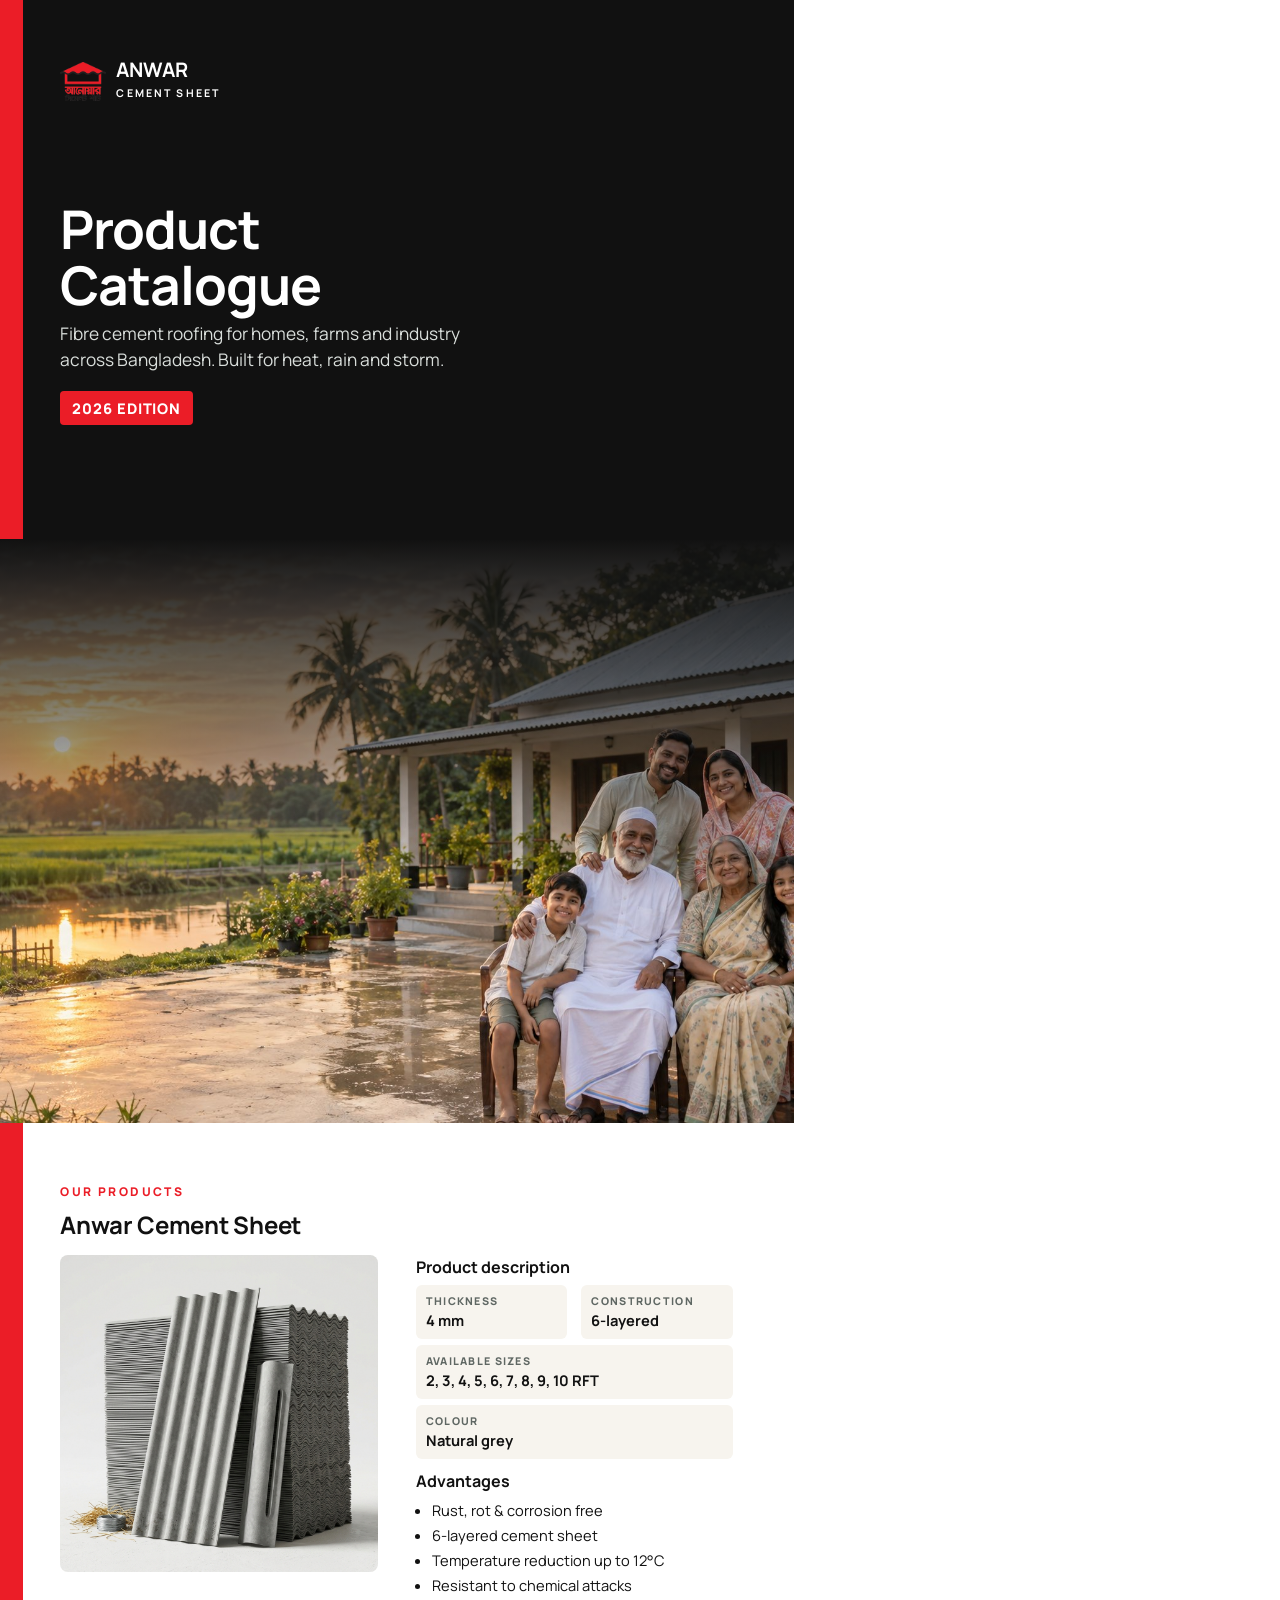
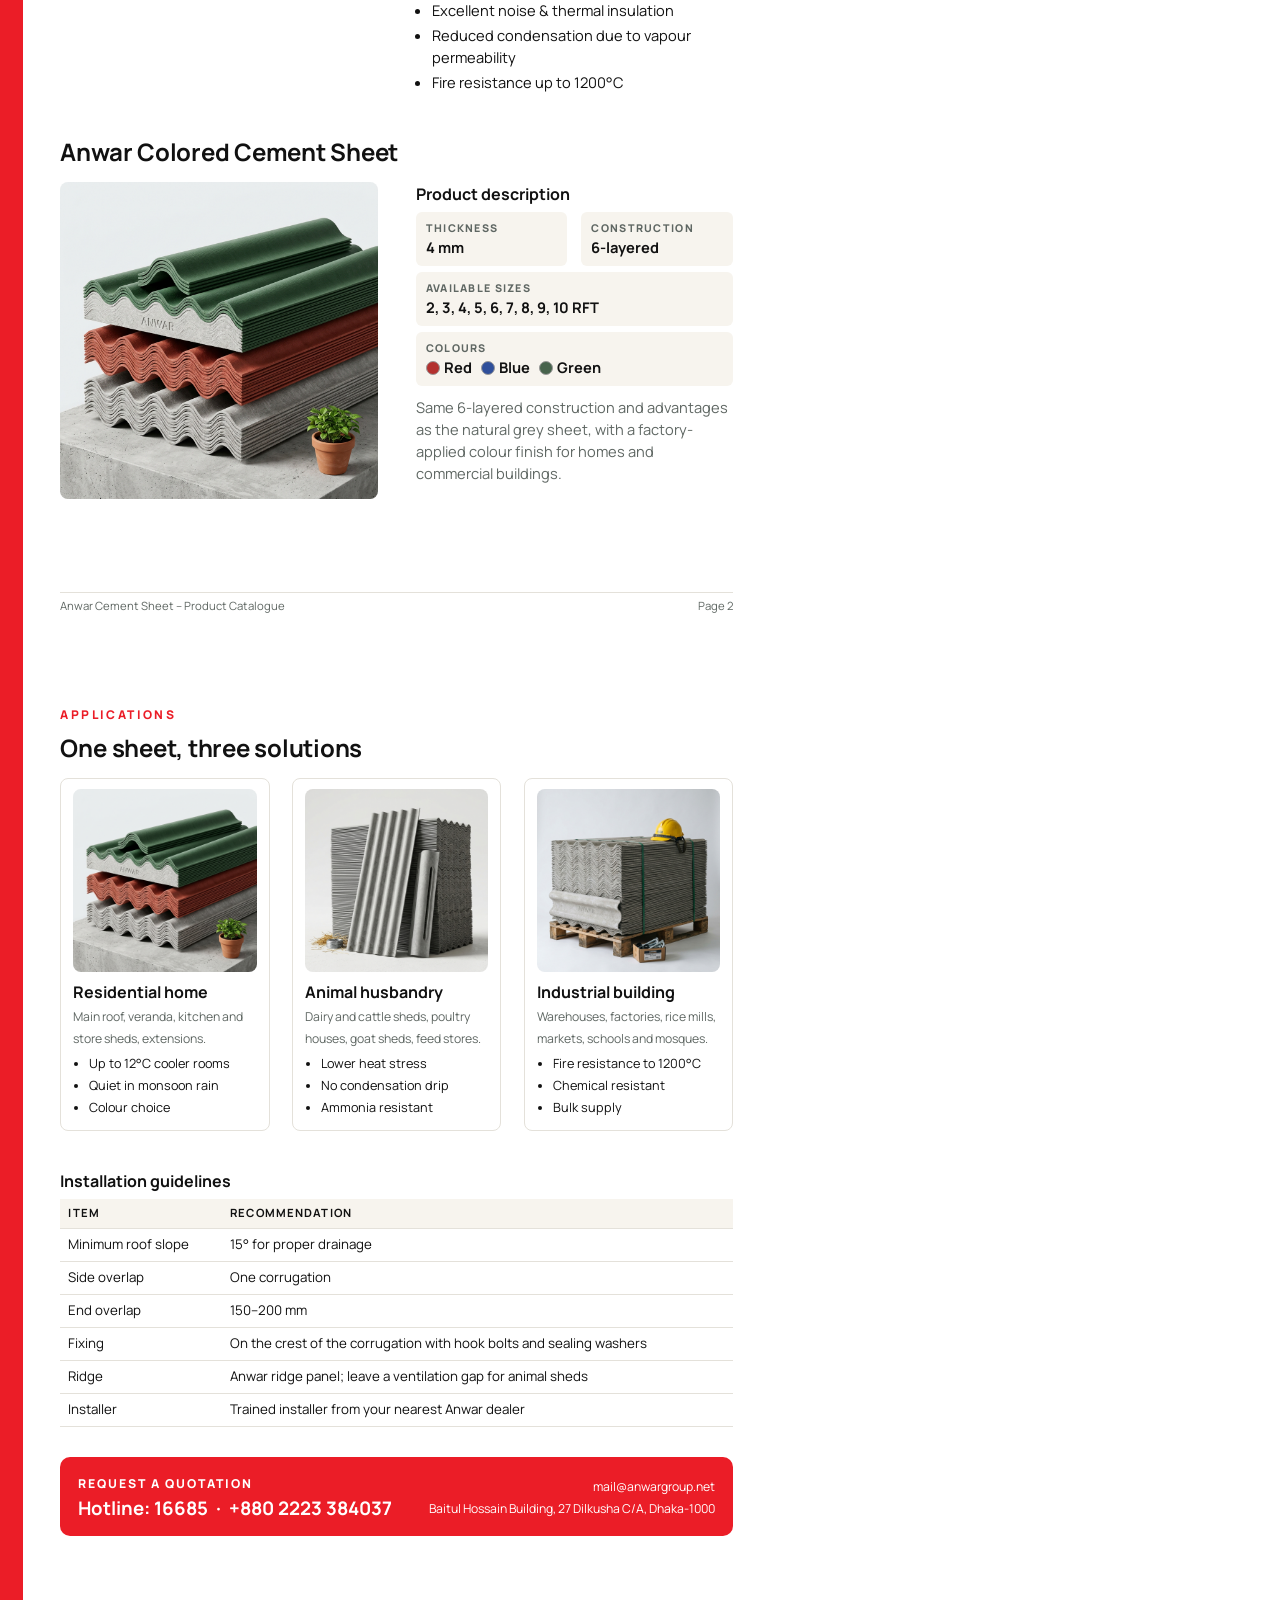
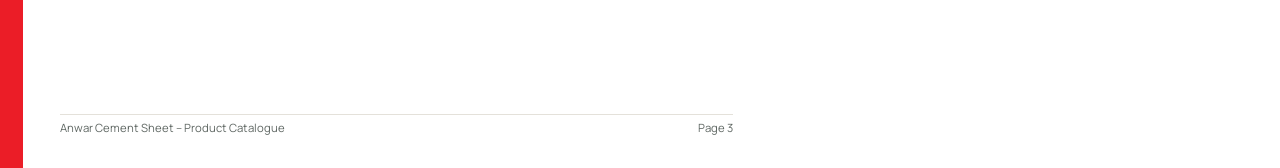
<file: catalogue.html>
<!doctype html>
<html lang="en">
<head>
  <meta charset="utf-8">
  <title>Anwar Cement Sheet – Product Catalogue</title>
  <link href="https://fonts.googleapis.com/css2?family=Manrope:wght@400;600;700;800&display=swap" rel="stylesheet">
  <style>
    @page { size: A4; margin: 0; }
    * { box-sizing: border-box; }
    body { margin: 0; font: 11pt/1.5 "Manrope", Arial, sans-serif; color: #111; -webkit-print-color-adjust: exact; print-color-adjust: exact; }
    .page { width: 210mm; height: 297mm; padding: 16mm 16mm 14mm; position: relative; page-break-after: always; overflow: hidden; }
    .page:last-child { page-break-after: auto; }
    .red { color: #eb1d27; }
    .eyebrow { font-size: 9pt; letter-spacing: .2em; text-transform: uppercase; font-weight: 800; color: #eb1d27; margin: 0 0 6px; }
    h1 { font-size: 30pt; line-height: 1.05; letter-spacing: -.02em; margin: 0 0 8px; }
    h2 { font-size: 18pt; letter-spacing: -.01em; margin: 0 0 12px; }
    h3 { font-size: 12pt; margin: 0 0 6px; }
    p { margin: 0 0 8px; }
    .muted { color: #5f6763; }
    .brand { display: flex; align-items: center; gap: 10px; }
    .brand img { width: 46px; }
    .brand strong { color: #eb1d27; font-size: 15pt; display: block; line-height: 1; }
    .brand small { letter-spacing: .2em; font-size: 8pt; font-weight: 700; }
    .cover { background: #111; color: #fff; }
    .cover .brand strong { color: #fff; }
    .cover-img { position: absolute; left: 0; right: 0; bottom: 0; height: 52%; background: url('assets/hero/hero-1.jpg') center/cover; }
    .cover-img::before { content: ""; position: absolute; inset: 0; background: linear-gradient(180deg, #111 0%, rgba(17,17,17,0) 60%); }
    .cover h1 { font-size: 40pt; margin-top: 26mm; }
    .cover .tag { display: inline-block; background: #eb1d27; padding: 6px 12px; border-radius: 4px; font-weight: 800; letter-spacing: .06em; margin-top: 10px; }
    .stripe { position: absolute; left: 0; top: 0; bottom: 0; width: 6mm; background: #eb1d27; }
    .grid2 { display: grid; grid-template-columns: 1fr 1fr; gap: 10mm; }
    .grid3 { display: grid; grid-template-columns: repeat(3, 1fr); gap: 6mm; }
    .card { border: 1px solid #e4e1da; border-radius: 8px; padding: 10px 12px; background: #fff; }
    .card b { display: block; font-size: 12pt; }
    .card small { color: #5f6763; }
    .spec { display: grid; grid-template-columns: 1fr 1fr; gap: 6px 14px; }
    .spec div { padding: 8px 10px; background: #f7f4ee; border-radius: 6px; }
    .spec small { display: block; font-size: 8pt; letter-spacing: .12em; text-transform: uppercase; color: #5f6763; font-weight: 800; }
    .spec b { font-size: 11pt; }
    ul { margin: 0; padding-left: 16px; }
    li { margin: 3px 0; }
    .img { border-radius: 8px; background-size: cover; background-position: center; }
    .swatch { display: inline-block; width: 14px; height: 14px; border-radius: 50%; vertical-align: -2px; margin-right: 4px; border: 1px solid #999; }
    .foot { position: absolute; left: 16mm; right: 16mm; bottom: 8mm; display: flex; justify-content: space-between; font-size: 8.5pt; color: #5f6763; border-top: 1px solid #e4e1da; padding-top: 5px; }
    .tbl { width: 100%; border-collapse: collapse; font-size: 10pt; }
    .tbl th, .tbl td { border-bottom: 1px solid #e4e1da; padding: 6px 8px; text-align: left; }
    .tbl th { background: #f7f4ee; font-size: 8.5pt; letter-spacing: .1em; text-transform: uppercase; }
    .cta { background: #eb1d27; color: #fff; border-radius: 10px; padding: 14px 18px; display: flex; justify-content: space-between; align-items: center; margin-top: 8mm; }
    .cta b { font-size: 14pt; display: block; }
  </style>
</head>
<body>

<!-- Cover -->
<section class="page cover">
  <div class="stripe"></div>
  <div class="brand"><img src="assets/logo-512.png" alt=""><div><strong>ANWAR</strong><small>CEMENT SHEET</small></div></div>
  <h1>Product<br>Catalogue</h1>
  <p style="font-size:13pt;color:#d9dedb;max-width:120mm">Fibre cement roofing for homes, farms and industry across Bangladesh. Built for heat, rain and storm.</p>
  <span class="tag">2026 EDITION</span>
  <div class="cover-img"></div>
</section>

<!-- Products -->
<section class="page">
  <div class="stripe"></div>
  <p class="eyebrow">Our products</p>
  <h2>Anwar Cement Sheet</h2>
  <div class="grid2">
    <div>
      <div class="img" style="aspect-ratio:1/1;background-image:url('assets/cat-farm.jpg')"></div>
    </div>
    <div>
      <h3>Product description</h3>
      <div class="spec">
        <div><small>Thickness</small><b>4 mm</b></div>
        <div><small>Construction</small><b>6-layered</b></div>
        <div style="grid-column:1/-1"><small>Available sizes</small><b>2, 3, 4, 5, 6, 7, 8, 9, 10 RFT</b></div>
        <div style="grid-column:1/-1"><small>Colour</small><b>Natural grey</b></div>
      </div>
      <h3 style="margin-top:10px">Advantages</h3>
      <ul>
        <li>Rust, rot &amp; corrosion free</li>
        <li>6-layered cement sheet</li>
        <li>Temperature reduction up to 12°C</li>
        <li>Resistant to chemical attacks</li>
        <li>Excellent noise &amp; thermal insulation</li>
        <li>Reduced condensation due to vapour permeability</li>
        <li>Fire resistance up to 1200°C</li>
      </ul>
    </div>
  </div>

  <h2 style="margin-top:10mm">Anwar Colored Cement Sheet</h2>
  <div class="grid2">
    <div>
      <div class="img" style="aspect-ratio:1/1;background-image:url('assets/cat-residential.jpg')"></div>
    </div>
    <div>
      <h3>Product description</h3>
      <div class="spec">
        <div><small>Thickness</small><b>4 mm</b></div>
        <div><small>Construction</small><b>6-layered</b></div>
        <div style="grid-column:1/-1"><small>Available sizes</small><b>2, 3, 4, 5, 6, 7, 8, 9, 10 RFT</b></div>
        <div style="grid-column:1/-1"><small>Colours</small><b><span class="swatch" style="background:#b3312f"></span>Red &nbsp; <span class="swatch" style="background:#2f4f9a"></span>Blue &nbsp; <span class="swatch" style="background:#47634c"></span>Green</b></div>
      </div>
      <p class="muted" style="margin-top:10px">Same 6-layered construction and advantages as the natural grey sheet, with a factory-applied colour finish for homes and commercial buildings.</p>
    </div>
  </div>
  <div class="foot"><span>Anwar Cement Sheet – Product Catalogue</span><span>Page 2</span></div>
</section>

<!-- Applications -->
<section class="page">
  <div class="stripe"></div>
  <p class="eyebrow">Applications</p>
  <h2>One sheet, three solutions</h2>
  <div class="grid3">
    <div class="card">
      <div class="img" style="aspect-ratio:1/1;background-image:url('assets/cat-residential.jpg');margin-bottom:8px"></div>
      <b>Residential home</b>
      <small>Main roof, veranda, kitchen and store sheds, extensions.</small>
      <ul style="margin-top:6px;font-size:9.5pt"><li>Up to 12°C cooler rooms</li><li>Quiet in monsoon rain</li><li>Colour choice</li></ul>
    </div>
    <div class="card">
      <div class="img" style="aspect-ratio:1/1;background-image:url('assets/cat-farm.jpg');margin-bottom:8px"></div>
      <b>Animal husbandry</b>
      <small>Dairy and cattle sheds, poultry houses, goat sheds, feed stores.</small>
      <ul style="margin-top:6px;font-size:9.5pt"><li>Lower heat stress</li><li>No condensation drip</li><li>Ammonia resistant</li></ul>
    </div>
    <div class="card">
      <div class="img" style="aspect-ratio:1/1;background-image:url('assets/cat-industrial.jpg');margin-bottom:8px"></div>
      <b>Industrial building</b>
      <small>Warehouses, factories, rice mills, markets, schools and mosques.</small>
      <ul style="margin-top:6px;font-size:9.5pt"><li>Fire resistance to 1200°C</li><li>Chemical resistant</li><li>Bulk supply</li></ul>
    </div>
  </div>

  <h3 style="margin-top:10mm">Installation guidelines</h3>
  <table class="tbl">
    <tr><th>Item</th><th>Recommendation</th></tr>
    <tr><td>Minimum roof slope</td><td>15° for proper drainage</td></tr>
    <tr><td>Side overlap</td><td>One corrugation</td></tr>
    <tr><td>End overlap</td><td>150–200 mm</td></tr>
    <tr><td>Fixing</td><td>On the crest of the corrugation with hook bolts and sealing washers</td></tr>
    <tr><td>Ridge</td><td>Anwar ridge panel; leave a ventilation gap for animal sheds</td></tr>
    <tr><td>Installer</td><td>Trained installer from your nearest Anwar dealer</td></tr>
  </table>

  <div class="cta">
    <div><small style="letter-spacing:.16em;text-transform:uppercase;font-weight:800">Request a quotation</small><b>Hotline: 16685 &nbsp;·&nbsp; +880 2223 384037</b></div>
    <div style="text-align:right"><small>mail@anwargroup.net</small><br><small>Baitul Hossain Building, 27 Dilkusha C/A, Dhaka-1000</small></div>
  </div>
  <div class="foot"><span>Anwar Cement Sheet – Product Catalogue</span><span>Page 3</span></div>
</section>

</body>
</html>
</file>
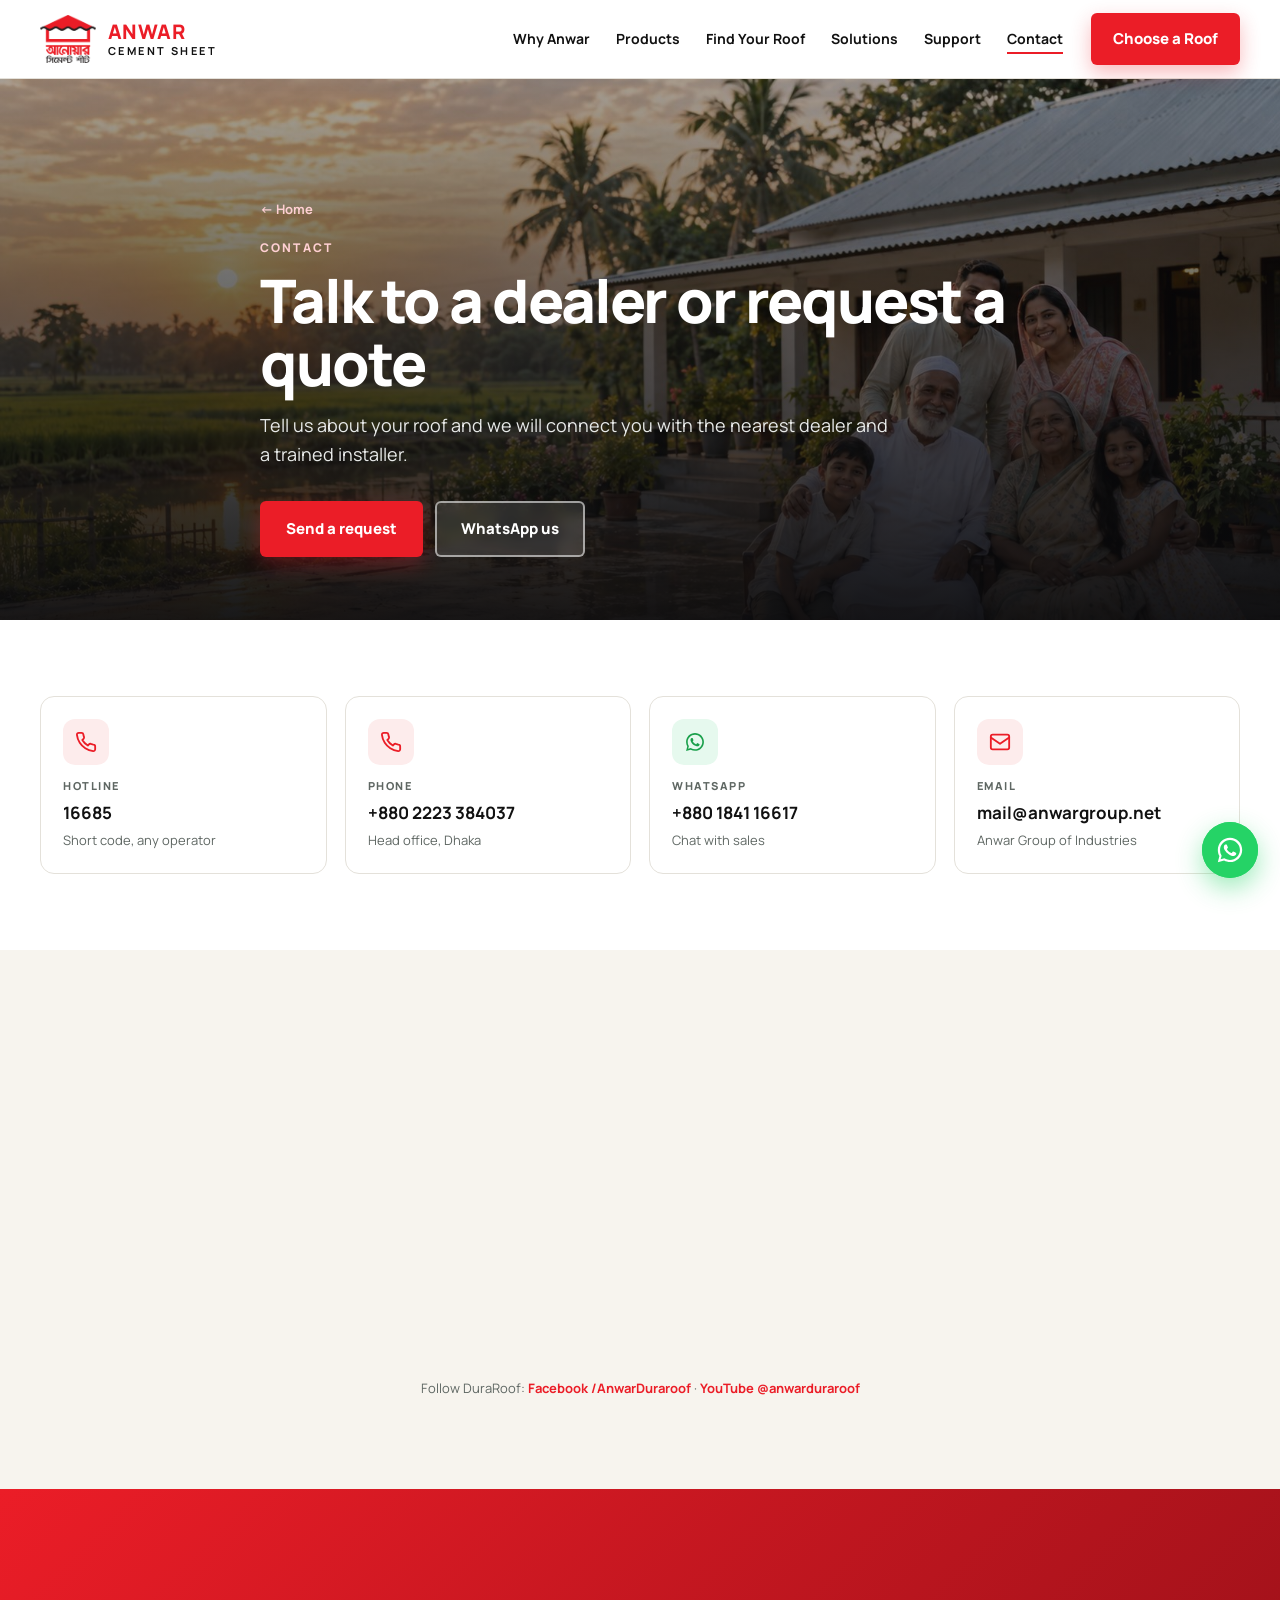
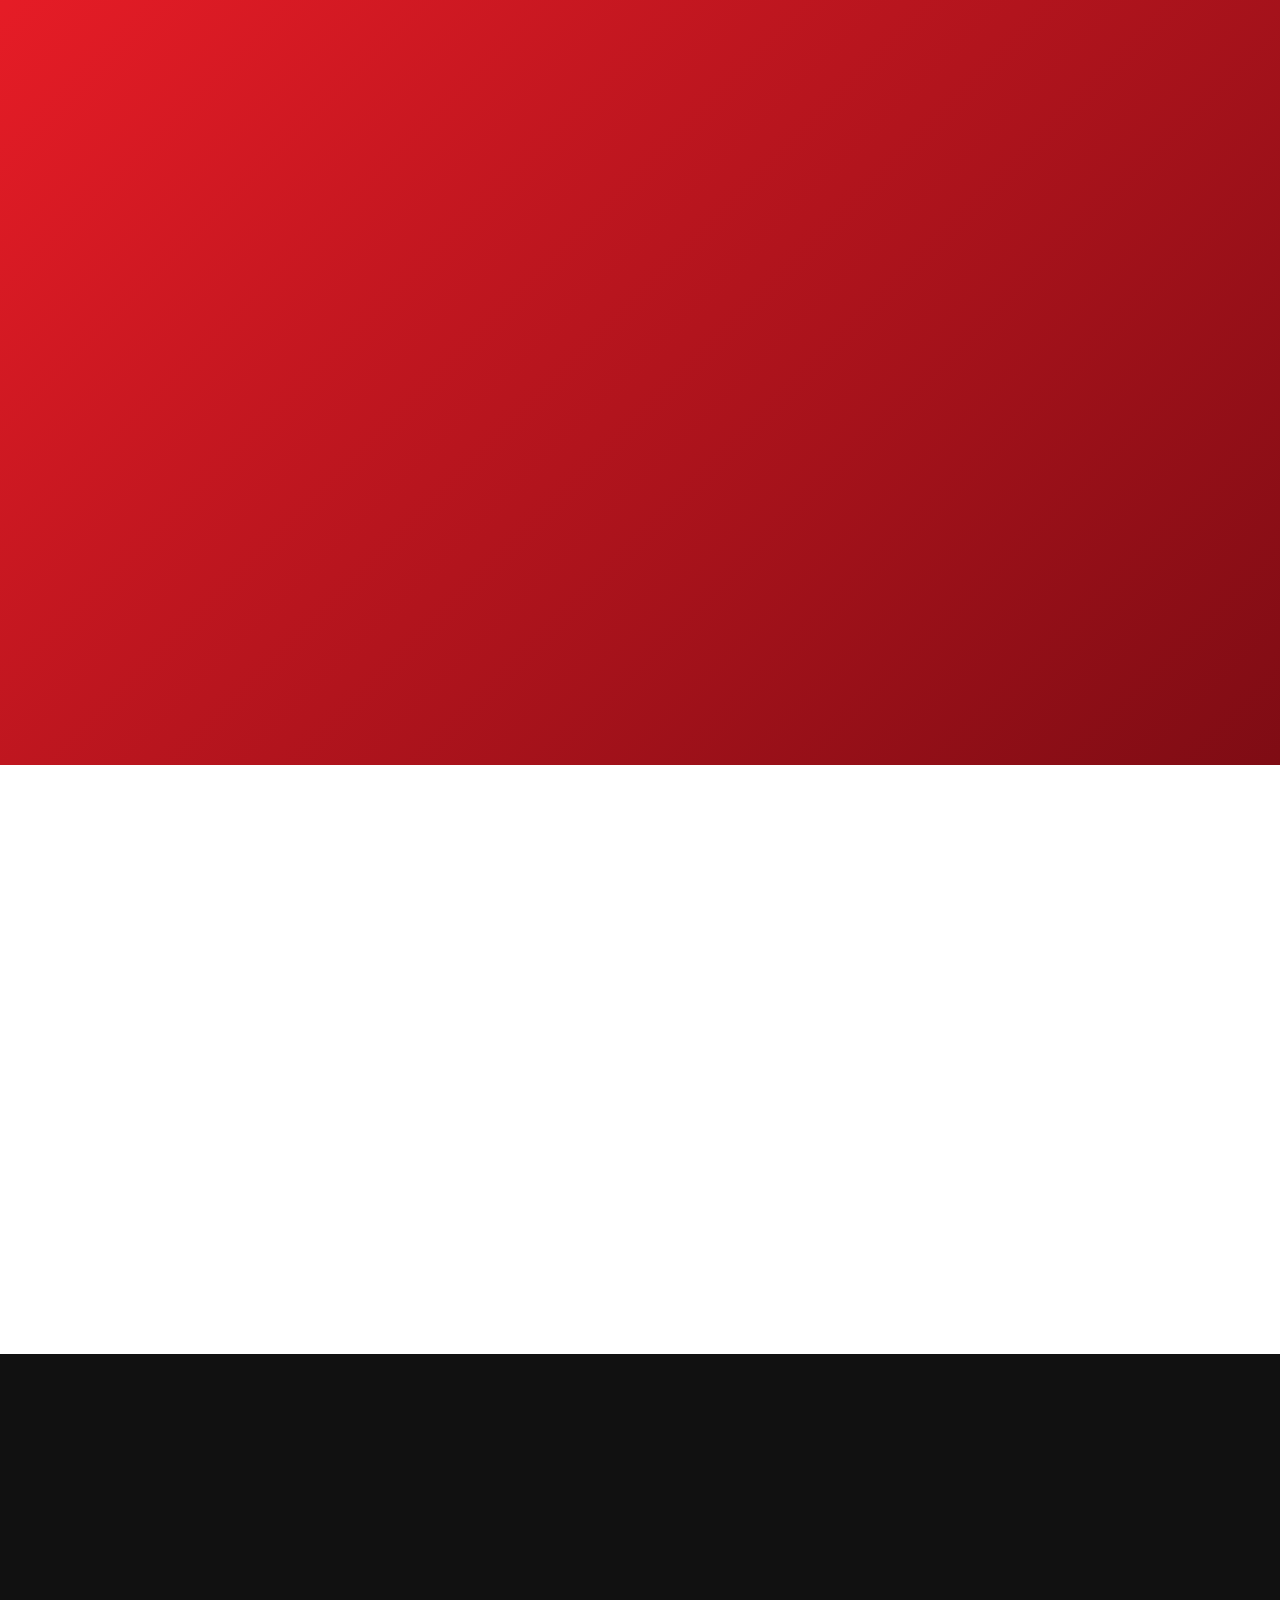
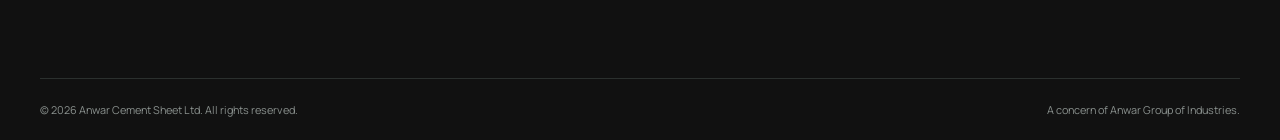
<file: contact.html>
<!doctype html>
<html lang="en">
<head>
  <meta charset="utf-8">
  <meta name="viewport" content="width=device-width, initial-scale=1">
  <title>Contact | Anwar Cement Sheet Ltd.</title>
  <meta name="description" content="Contact Anwar Cement Sheet Ltd.: hotline 16685, phone +880 2223 384037, mail@anwargroup.net, Baitul Hossain Building, 27 Dilkusha C/A, Dhaka-1000. Request a quotation or a dealer.">
  <link rel="icon" type="image/png" href="assets/logo-512.png">
  <meta property="og:type" content="website">
  <meta property="og:site_name" content="Anwar Cement Sheet">
  <meta property="og:title" content="Contact | Anwar Cement Sheet Ltd.">
  <meta property="og:description" content="Contact Anwar Cement Sheet Ltd.: hotline 16685, phone +880 2223 384037, mail@anwargroup.net, Baitul Hossain Building, 27 Dilkusha C/A, Dhaka-1000. Request a quotation or a dealer.">
  <meta property="og:image" content="https://anwar-cement-sheet.vercel.app/assets/og-image-v2.jpg">
  <meta property="og:url" content="https://anwar-cement-sheet.vercel.app/contact.html">
  <meta property="og:locale" content="en_GB">
  <meta name="twitter:card" content="summary_large_image">
  <meta name="twitter:title" content="Contact | Anwar Cement Sheet Ltd.">
  <meta name="twitter:description" content="Contact Anwar Cement Sheet Ltd.: hotline 16685, phone +880 2223 384037, mail@anwargroup.net, Baitul Hossain Building, 27 Dilkusha C/A, Dhaka-1000. Request a quotation or a dealer.">
  <meta name="twitter:image" content="https://anwar-cement-sheet.vercel.app/assets/og-image-v2.jpg">
  <meta name="theme-color" content="#eb1d27">
  <link rel="canonical" href="https://anwar-cement-sheet.vercel.app/contact.html">
  <link rel="preconnect" href="https://fonts.googleapis.com">
  <link rel="preconnect" href="https://fonts.gstatic.com" crossorigin>
  <link href="https://fonts.googleapis.com/css2?family=Manrope:wght@400;500;600;700;800&family=Hind+Siliguri:wght@400;500;600;700&display=swap" rel="stylesheet">
  <link rel="stylesheet" href="css/style.css?v=20261005i">
</head>
<body class="page-detail">

  <header class="site-header" id="top">
    <nav class="wrap nav" aria-label="Primary">
      <a class="brand" href="index.html">
        <img src="assets/logo-512.png" alt="Anwar Cement Sheet logo" width="56" height="47">
        <span class="brand-text"><strong>ANWAR</strong><small>CEMENT SHEET</small></span>
      </a>
      <ul class="navlinks" id="navlinks">
        <li><a href="why.html">Why Anwar</a></li>
        <li><a href="products.html">Products</a></li>
        <li><a href="find-your-roof.html">Find Your Roof</a></li>
        <li><a href="solutions.html">Solutions</a></li>
        <li><a href="support.html">Support</a></li>
        <li><a href="contact.html" class="is-current">Contact</a></li>
      </ul>
      <a class="btn btn-primary nav-cta" href="find-your-roof.html">Choose a Roof</a>
      <button class="nav-toggle" id="navToggle" aria-label="Open menu" aria-expanded="false" aria-controls="navlinks"><span></span><span></span><span></span></button>
    </nav>
  </header>

  <main>
    <section class="detail-hero page-hero" style="background-image:url('assets/hero/hero-1.jpg')">
      <div class="wrap detail-hero-copy">
        <a href="index.html" class="crumb">← Home</a>
        <p class="eyebrow">Contact</p>
        <h1>Talk to a dealer or request a quote</h1>
        <p class="lead">Tell us about your roof and we will connect you with the nearest dealer and a trained installer.</p>
        <div class="actions"><a class="btn btn-primary" href="#form">Send a request</a><a class="btn btn-ghost" href="https://wa.me/880184116617" target="_blank" rel="noopener">WhatsApp us</a></div>
      </div>
    </section>

    <section class="detail-body" data-anim-scope>
      <div class="wrap">
        <div class="contact-cards">
          <a class="ccard hover-zoom" href="tel:16685" data-anim="up"><span class="ccard-ico"><svg fill="none" stroke="currentColor" stroke-width="2" stroke-linecap="round" stroke-linejoin="round" viewBox="0 0 24 24" aria-hidden="true"><path d="M22 16.9v3a2 2 0 0 1-2.2 2 19.8 19.8 0 0 1-8.6-3.1 19.5 19.5 0 0 1-6-6A19.8 19.8 0 0 1 2.1 4.2 2 2 0 0 1 4.1 2h3a2 2 0 0 1 2 1.7c.1.9.4 1.8.7 2.7a2 2 0 0 1-.5 2.1L8 9.8a16 16 0 0 0 6 6l1.3-1.3a2 2 0 0 1 2.1-.4c.9.3 1.8.6 2.7.7a2 2 0 0 1 1.9 2z"/></svg></span><small>Hotline</small><b>16685</b><span>Short code, any operator</span></a>
          <a class="ccard hover-zoom" href="tel:+8802223384037" data-anim="up" style="--d:.1s"><span class="ccard-ico"><svg fill="none" stroke="currentColor" stroke-width="2" stroke-linecap="round" stroke-linejoin="round" viewBox="0 0 24 24" aria-hidden="true"><path d="M22 16.9v3a2 2 0 0 1-2.2 2 19.8 19.8 0 0 1-8.6-3.1 19.5 19.5 0 0 1-6-6A19.8 19.8 0 0 1 2.1 4.2 2 2 0 0 1 4.1 2h3a2 2 0 0 1 2 1.7c.1.9.4 1.8.7 2.7a2 2 0 0 1-.5 2.1L8 9.8a16 16 0 0 0 6 6l1.3-1.3a2 2 0 0 1 2.1-.4c.9.3 1.8.6 2.7.7a2 2 0 0 1 1.9 2z"/></svg></span><small>Phone</small><b>+880 2223 384037</b><span>Head office, Dhaka</span></a>
          <a class="ccard hover-zoom" href="https://wa.me/880184116617" target="_blank" rel="noopener" data-anim="up" style="--d:.2s"><span class="ccard-ico wa"><svg viewBox="0 0 32 32" aria-hidden="true"><path fill="currentColor" d="M16 3C8.8 3 3 8.8 3 16c0 2.3.6 4.5 1.7 6.5L3 29l6.7-1.7c1.9 1 4.1 1.6 6.3 1.6 7.2 0 13-5.8 13-13S23.2 3 16 3zm0 23.6c-2 0-3.9-.5-5.6-1.5l-.4-.2-4 1 1.1-3.9-.3-.4A10.6 10.6 0 0 1 5.4 16C5.4 10.2 10.2 5.4 16 5.4S26.6 10.2 26.6 16 21.8 26.6 16 26.6zm5.8-7.9c-.3-.2-1.9-.9-2.2-1-.3-.1-.5-.2-.7.2l-1 1.2c-.2.2-.4.2-.7.1-.3-.2-1.3-.5-2.6-1.6-1-.9-1.6-1.9-1.8-2.2-.2-.3 0-.5.1-.7l.5-.6.3-.5c.1-.2 0-.4 0-.6l-1-2.4c-.3-.6-.5-.5-.7-.5h-.6c-.2 0-.6.1-.9.4-.3.3-1.1 1.1-1.1 2.7s1.2 3.2 1.3 3.4c.2.2 2.3 3.5 5.6 4.9 2.8 1.1 3.3.9 3.9.8.6-.1 1.9-.8 2.2-1.5.3-.8.3-1.4.2-1.5-.1-.2-.3-.3-.6-.4z"/></svg></span><small>WhatsApp</small><b>+880 1841 16617</b><span>Chat with sales</span></a>
          <a class="ccard hover-zoom" href="mailto:mail@anwargroup.net" data-anim="up" style="--d:.3s"><span class="ccard-ico"><svg fill="none" stroke="currentColor" stroke-width="2" stroke-linecap="round" stroke-linejoin="round" viewBox="0 0 24 24" aria-hidden="true"><rect x="2" y="4" width="20" height="16" rx="2"/><path d="m2 7 10 7 10-7"/></svg></span><small>Email</small><b>mail@anwargroup.net</b><span>Anwar Group of Industries</span></a>
        </div>
      </div>
    </section>

    <section class="detail-body alt" id="duraroof-contact" data-anim-scope>
      <div class="wrap">
        <div class="section-head" data-anim="down"><div><p class="eyebrow eyebrow-red">Anwar DuraRoof</p><h2>DuraRoof sales and factory</h2></div><p>Direct contacts for industrial roofing enquiries, plus the manufacturing factory address.</p></div>
        <div class="contact-cards">
          <a class="ccard hover-zoom" href="mailto:info.duraroof@anwargroup.net" data-anim="up"><span class="ccard-ico"><svg fill="none" stroke="currentColor" stroke-width="2" stroke-linecap="round" stroke-linejoin="round" viewBox="0 0 24 24" aria-hidden="true"><rect x="2" y="4" width="20" height="16" rx="2"/><path d="m2 7 10 7 10-7"/></svg></span><small>DuraRoof email</small><b>info.duraroof@anwargroup.net</b><span>General enquiries</span></a>
          <a class="ccard hover-zoom" href="mailto:gm.salesmarketing.acsl@anwargroup.net" data-anim="up" style="--d:.1s"><span class="ccard-ico"><svg fill="none" stroke="currentColor" stroke-width="2" stroke-linecap="round" stroke-linejoin="round" viewBox="0 0 24 24" aria-hidden="true"><rect x="2" y="4" width="20" height="16" rx="2"/><path d="m2 7 10 7 10-7"/></svg></span><small>Sales and marketing</small><b>gm.salesmarketing.acsl@anwargroup.net</b><span>Projects and solar solutions</span></a>
          <a class="ccard hover-zoom" href="tel:+8801329673697" data-anim="up" style="--d:.2s"><span class="ccard-ico"><svg fill="none" stroke="currentColor" stroke-width="2" stroke-linecap="round" stroke-linejoin="round" viewBox="0 0 24 24" aria-hidden="true"><path d="M22 16.9v3a2 2 0 0 1-2.2 2 19.800 19.800 0 0 1-8.600-3.100 19.500 19.500 0 0 1-6-6A19.800 19.800 0 0 1 2.100 4.200 2 2 0 0 1 4.100 2h3a2 2 0 0 1 2 1.700c.1.900.4 1.800.7 2.700a2 2 0 0 1-.5 2.100L8 9.800a16 16 0 0 0 6 6l1.300-1.300a2 2 0 0 1 2.100-.4c.9.300 1.800.6 2.700.7a2 2 0 0 1 1.900 2z"/></svg></span><small>Mobile</small><b>+880 13 2967 3697</b><span>Phone +8802-9564033, Fax +8802-9564020</span></a>
          <div class="ccard hover-zoom" data-anim="up" style="--d:.3s"><span class="ccard-ico"><svg fill="none" stroke="currentColor" stroke-width="2" stroke-linecap="round" stroke-linejoin="round" viewBox="0 0 24 24" aria-hidden="true"><path d="M2 20V8l6 4V8l6 4V8l6 4v8Z"/><path d="M17 4h2v6h-2z"/></svg></span><small>Manufacturing factory</small><b>Charbausia, Gazaria, Munshiganj</b><span>Anwar Cement Sheet Ltd.</span></div>
        </div>
        <p class="note center">Follow DuraRoof: <a class="link" href="https://www.facebook.com/AnwarDuraroof/" target="_blank" rel="noopener">Facebook /AnwarDuraroof</a> · <a class="link" href="https://www.youtube.com/@anwarduraroof" target="_blank" rel="noopener">YouTube @anwarduraroof</a></p>
      </div>
    </section>

    <section class="contact" id="form" data-anim-scope>
      <div class="wrap contact-grid">
        <div class="contact-copy" data-anim="left">
          <p class="eyebrow">Head office</p>
          <h2>Anwar Cement Sheet Ltd.</h2>
          <p>Baitul Hossain Building (12th Floor), 27 Dilkusha Commercial Area, Dhaka-1000, Bangladesh</p>
          <ul class="contact-list">
            <li><span class="ico"><svg fill="none" stroke="currentColor" stroke-width="2" stroke-linecap="round" stroke-linejoin="round" viewBox="0 0 24 24" aria-hidden="true"><path d="M22 16.9v3a2 2 0 0 1-2.2 2 19.8 19.8 0 0 1-8.6-3.1 19.5 19.5 0 0 1-6-6A19.8 19.8 0 0 1 2.1 4.2 2 2 0 0 1 4.1 2h3a2 2 0 0 1 2 1.7c.1.9.4 1.8.7 2.7a2 2 0 0 1-.5 2.1L8 9.8a16 16 0 0 0 6 6l1.3-1.3a2 2 0 0 1 2.1-.4c.9.3 1.8.6 2.7.7a2 2 0 0 1 1.9 2z"/></svg></span> <a href="tel:16685">Hotline 16685</a> · <a href="tel:+8802223384037">+880 2223 384037</a></li>
            <li><span class="ico"><svg fill="none" stroke="currentColor" stroke-width="2" stroke-linecap="round" stroke-linejoin="round" viewBox="0 0 24 24" aria-hidden="true"><rect x="2" y="4" width="20" height="16" rx="2"/><path d="m2 7 10 7 10-7"/></svg></span> <a href="mailto:mail@anwargroup.net">mail@anwargroup.net</a></li>
            <li><span class="ico"><svg fill="none" stroke="currentColor" stroke-width="2" stroke-linecap="round" stroke-linejoin="round" viewBox="0 0 24 24" aria-hidden="true"><circle cx="12" cy="12" r="10"/><path d="M2 12h20M12 2a15 15 0 0 1 0 20M12 2a15 15 0 0 0 0 20"/></svg></span> <a href="https://anwargroup.com" target="_blank" rel="noopener">anwargroup.com</a></li>
          </ul>
          <div class="map" data-anim="up">
            <iframe title="Map: Baitul Hossain Building, 27 Dilkusha, Dhaka" src="https://www.google.com/maps?q=Baitul+Hossain+Building,+27+Dilkusha+Commercial+Area,+Dhaka-1000&output=embed" loading="lazy" referrerpolicy="no-referrer-when-downgrade" allowfullscreen></iframe>
          </div>
        </div>
        <form class="contact-form" id="contactForm" novalidate data-anim="right" style="--d:.15s">
          <h3>Send a request</h3>
          <div class="row">
            <label>Your name<input type="text" name="name" required placeholder="Full name"></label>
            <label>Phone<input type="tel" name="phone" required placeholder="01XXX-XXXXXX"></label>
          </div>
          <div class="row">
            <label>Email<input type="email" name="email" placeholder="Optional"></label>
            <label>District<select name="district"><option value="">Select district</option><option>Bagerhat</option><option>Bandarban</option><option>Barguna</option><option>Barishal</option><option>Bhola</option><option>Bogura</option><option>Brahmanbaria</option><option>Chandpur</option><option>Chapainawabganj</option><option>Chattogram</option><option>Chuadanga</option><option>Cox's Bazar</option><option>Cumilla</option><option>Dhaka</option><option>Dinajpur</option><option>Faridpur</option><option>Feni</option><option>Gaibandha</option><option>Gazipur</option><option>Gopalganj</option><option>Habiganj</option><option>Jamalpur</option><option>Jashore</option><option>Jhalokathi</option><option>Jhenaidah</option><option>Joypurhat</option><option>Khagrachhari</option><option>Khulna</option><option>Kishoreganj</option><option>Kurigram</option><option>Kushtia</option><option>Lakshmipur</option><option>Lalmonirhat</option><option>Madaripur</option><option>Magura</option><option>Manikganj</option><option>Meherpur</option><option>Moulvibazar</option><option>Munshiganj</option><option>Mymensingh</option><option>Naogaon</option><option>Narail</option><option>Narayanganj</option><option>Narsingdi</option><option>Natore</option><option>Netrokona</option><option>Nilphamari</option><option>Noakhali</option><option>Pabna</option><option>Panchagarh</option><option>Patuakhali</option><option>Pirojpur</option><option>Rajbari</option><option>Rajshahi</option><option>Rangamati</option><option>Rangpur</option><option>Satkhira</option><option>Shariatpur</option><option>Sherpur</option><option>Sirajganj</option><option>Sunamganj</option><option>Sylhet</option><option>Tangail</option><option>Thakurgaon</option></select></label>
          </div>
          <div class="row">
            <label>Roof for<select name="type"><option>Residential home</option><option>Animal husbandry</option><option>Industrial building</option></select></label>
            <label>I am a<select name="who"><option>Home owner</option><option>Farm owner</option><option>Contractor / builder</option><option>Business / industry</option><option>Prospective dealer</option></select></label>
          </div>
          <label>Message<textarea name="message" rows="4" placeholder="Roof size, sheet length, colour, expected delivery time…"></textarea></label>
          <button type="submit" class="btn btn-primary">Send request</button>
          <p class="form-note" id="formNote"></p>
        </form>
      </div>
    </section>

    <section class="detail-body" data-anim-scope>
      <div class="wrap two-col">
        <div data-anim="left">
          <div class="section-head" data-anim="down"><div><p class="eyebrow eyebrow-red">Become a dealer</p><h2>Sell Anwar Cement Sheet in your area</h2></div><p>We are expanding the dealer network across Bangladesh.</p></div>
          <ul class="ticks"><li><span class="tick"><svg fill="none" stroke="currentColor" stroke-width="2" stroke-linecap="round" stroke-linejoin="round" viewBox="0 0 24 24" aria-hidden="true"><path d="M20 6 9 17l-5-5"/></svg></span>Established building-materials shop or distributor</li><li><span class="tick"><svg fill="none" stroke="currentColor" stroke-width="2" stroke-linecap="round" stroke-linejoin="round" viewBox="0 0 24 24" aria-hidden="true"><path d="M20 6 9 17l-5-5"/></svg></span>Storage space for sheets stored flat and dry</li><li><span class="tick"><svg fill="none" stroke="currentColor" stroke-width="2" stroke-linecap="round" stroke-linejoin="round" viewBox="0 0 24 24" aria-hidden="true"><path d="M20 6 9 17l-5-5"/></svg></span>Delivery capability within the district</li><li><span class="tick"><svg fill="none" stroke="currentColor" stroke-width="2" stroke-linecap="round" stroke-linejoin="round" viewBox="0 0 24 24" aria-hidden="true"><path d="M20 6 9 17l-5-5"/></svg></span>Interest in training installers with our support</li></ul>
          <a class="btn btn-primary" href="#form">Apply through the form</a>
        </div>
        <aside class="fact-card" data-anim="right">
          <h4>What happens next</h4>
          <ul class="ticks small"><li><span class="tick"><svg fill="none" stroke="currentColor" stroke-width="2" stroke-linecap="round" stroke-linejoin="round" viewBox="0 0 24 24" aria-hidden="true"><path d="M20 6 9 17l-5-5"/></svg></span>Your request reaches the sales team</li><li><span class="tick"><svg fill="none" stroke="currentColor" stroke-width="2" stroke-linecap="round" stroke-linejoin="round" viewBox="0 0 24 24" aria-hidden="true"><path d="M20 6 9 17l-5-5"/></svg></span>A dealer from your district contacts you</li><li><span class="tick"><svg fill="none" stroke="currentColor" stroke-width="2" stroke-linecap="round" stroke-linejoin="round" viewBox="0 0 24 24" aria-hidden="true"><path d="M20 6 9 17l-5-5"/></svg></span>You receive a quotation for sheet, ridge and accessories</li><li><span class="tick"><svg fill="none" stroke="currentColor" stroke-width="2" stroke-linecap="round" stroke-linejoin="round" viewBox="0 0 24 24" aria-hidden="true"><path d="M20 6 9 17l-5-5"/></svg></span>A trained installer is arranged on request</li></ul>
        </aside>
      </div>
    </section>
  </main>

  <footer class="site-footer" data-anim-scope>
    <div class="wrap foot">
      <div data-anim="up">
        <a class="brand brand-light" href="index.html"><img src="assets/logo-512.png" alt="" width="64" height="54"><span class="brand-text"><strong>ANWAR</strong><small>CEMENT SHEET</small></span></a>
        <p>A better life begins with the roof above it.</p>
      </div>
      <div data-anim="up" style="--d:.1s"><h4>Explore</h4><a href="why.html">Why Anwar</a><a href="products.html">Products</a><a href="products.html#duraroof">Anwar DuraRoof</a><a href="find-your-roof.html">Find Your Roof</a><a href="solutions.html">Solutions</a><a href="support.html">Support</a></div>
      <div data-anim="up" style="--d:.2s"><h4>Solutions</h4><a href="residential.html">Residential</a><a href="farm.html">Animal husbandry</a><a href="industrial.html">Industrial</a></div>
      <div data-anim="up" style="--d:.3s"><h4>Contact</h4><a href="tel:16685">Hotline 16685</a><a href="mailto:mail@anwargroup.net">mail@anwargroup.net</a><a href="contact.html">Dealer enquiry</a></div>
    </div>
    <div class="wrap copyright"><small>© <span id="year"></span> Anwar Cement Sheet Ltd. All rights reserved.</small><small>A concern of Anwar Group of Industries.</small></div>
  </footer>

  <a href="https://wa.me/880184116617?text=Hello%20Anwar%20Cement%20Sheet%2C%20I%20want%20to%20know%20about%20roofing%20sheets." class="wa-widget" target="_blank" rel="noopener" aria-label="Chat on WhatsApp"><span class="wa-tip">Chat with us</span><svg viewBox="0 0 32 32" aria-hidden="true"><path fill="currentColor" d="M16 3C8.8 3 3 8.8 3 16c0 2.3.6 4.5 1.7 6.5L3 29l6.7-1.7c1.9 1 4.1 1.6 6.3 1.6 7.2 0 13-5.8 13-13S23.2 3 16 3zm0 23.6c-2 0-3.9-.5-5.6-1.5l-.4-.2-4 1 1.1-3.9-.3-.4A10.6 10.6 0 0 1 5.4 16C5.4 10.2 10.2 5.4 16 5.4S26.6 10.2 26.6 16 21.8 26.6 16 26.6zm5.8-7.9c-.3-.2-1.9-.9-2.2-1-.3-.1-.5-.2-.7.2l-1 1.2c-.2.2-.4.2-.7.1-.3-.2-1.3-.5-2.6-1.6-1-.9-1.6-1.9-1.8-2.2-.2-.3 0-.5.1-.7l.5-.6.3-.5c.1-.2 0-.4 0-.6l-1-2.4c-.3-.6-.5-.5-.7-.5h-.6c-.2 0-.6.1-.9.4-.3.3-1.1 1.1-1.1 2.7s1.2 3.2 1.3 3.4c.2.2 2.3 3.5 5.6 4.9 2.8 1.1 3.3.9 3.9.8.6-.1 1.9-.8 2.2-1.5.3-.8.3-1.4.2-1.5-.1-.2-.3-.3-.6-.4z"/></svg></a>
  <button type="button" class="to-top" id="toTop" aria-label="Back to top">↑</button>

  <script src="js/main.js?v=20261005i"></script>
  <script src="js/modals.js?v=20261005i"></script>
</body>
</html>
</file>
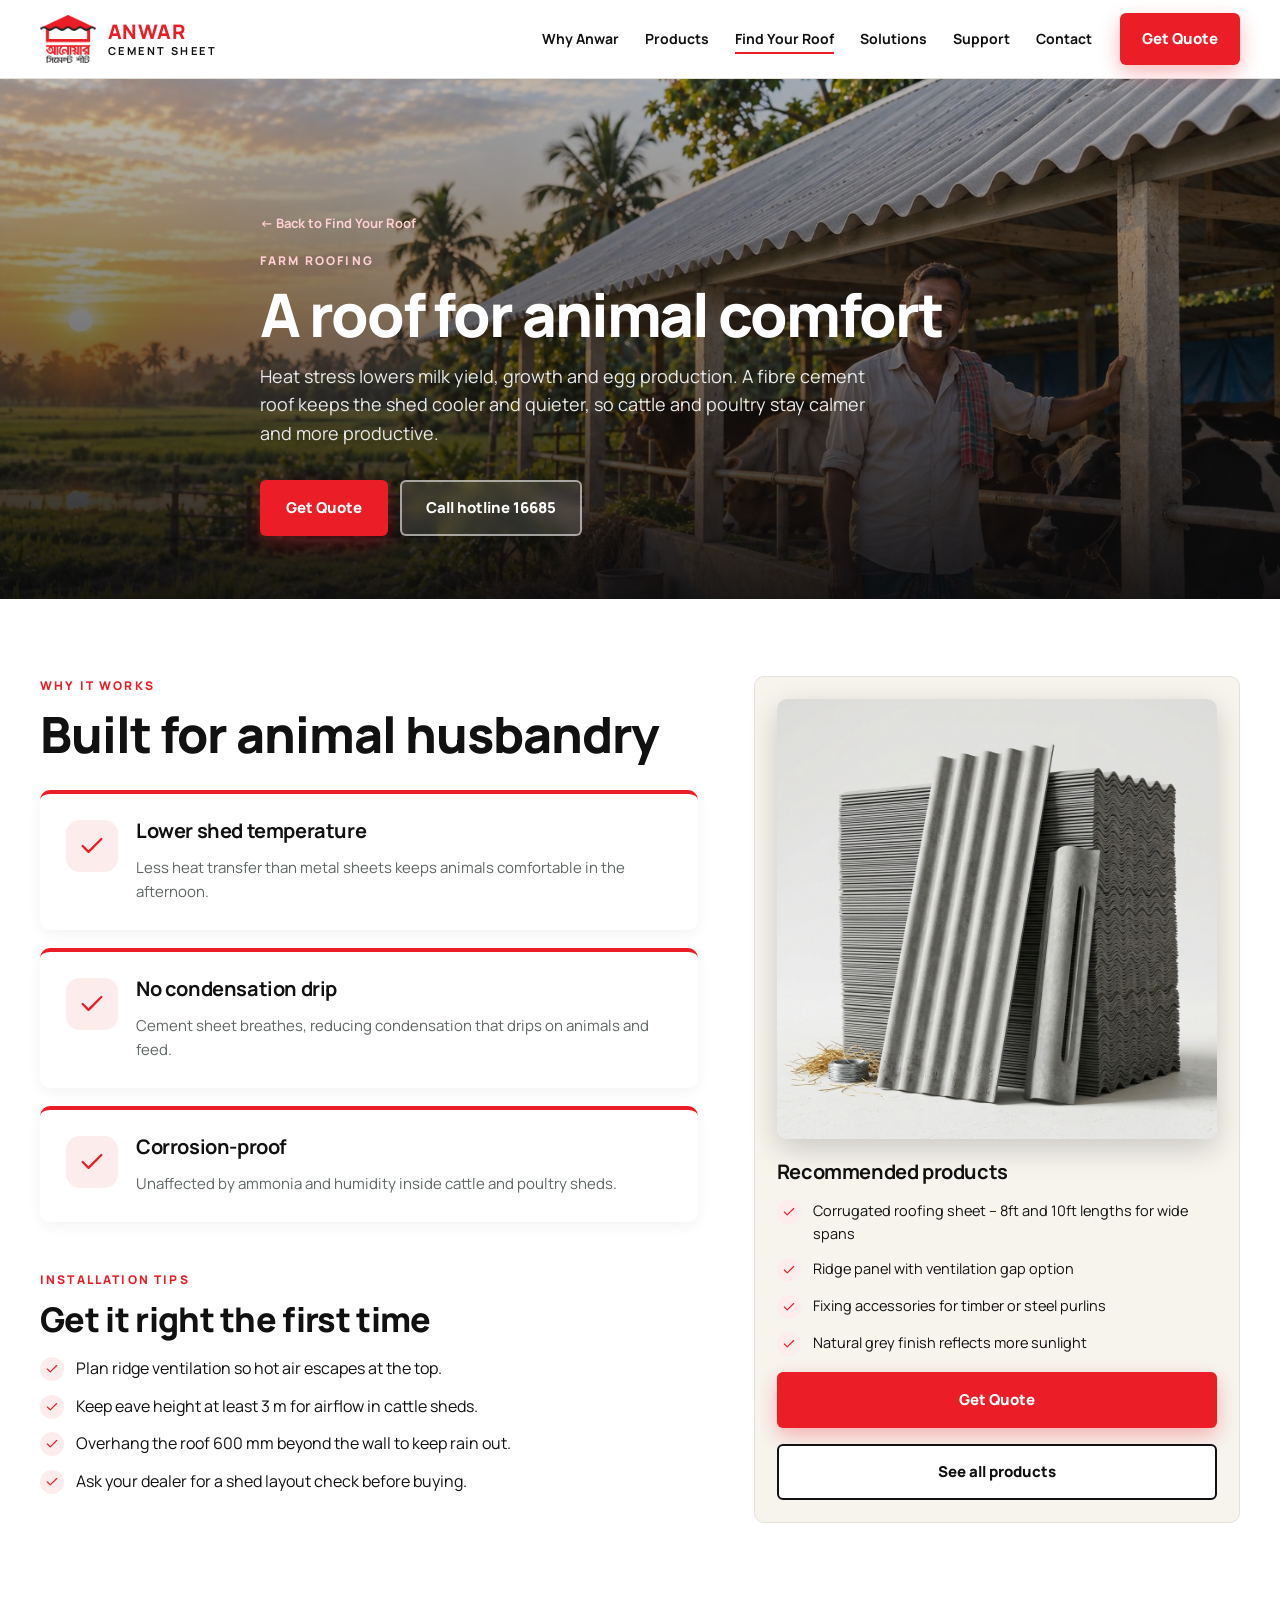
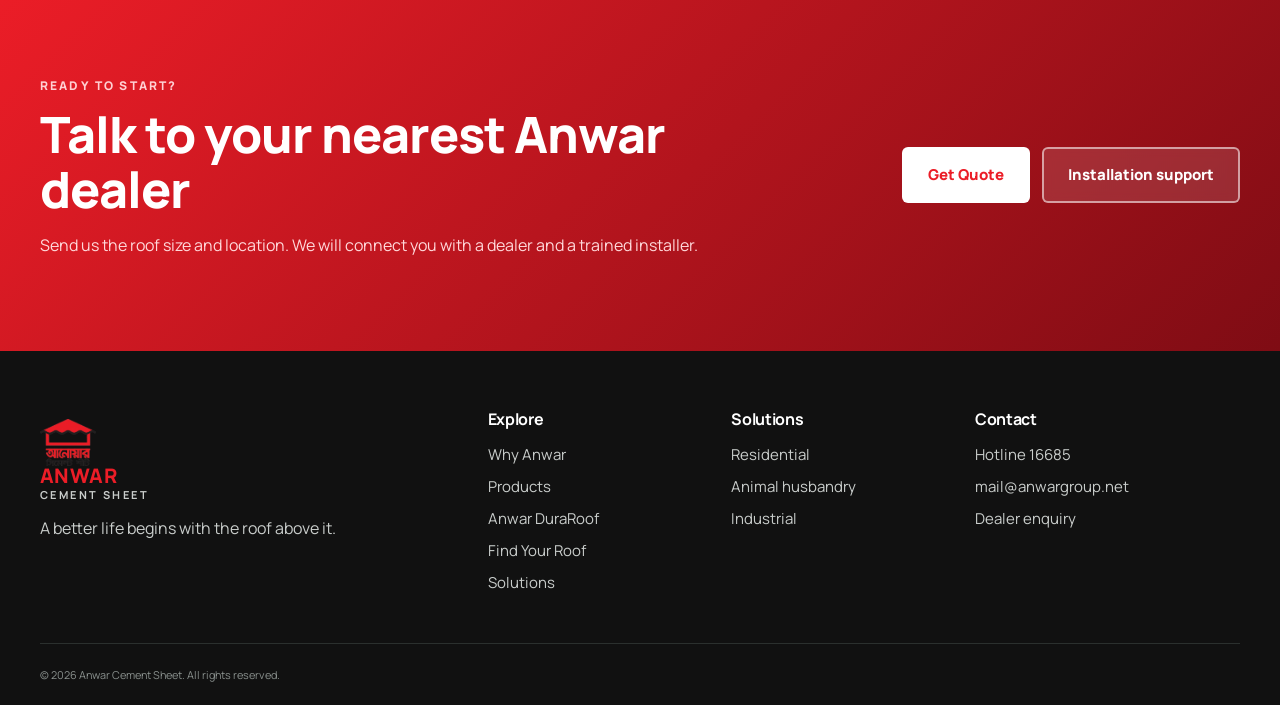
<file: farm.html>
<!doctype html>
<html lang="en">
<head>
  <meta charset="utf-8">
  <meta name="viewport" content="width=device-width, initial-scale=1">
  <title>Animal husbandry | Anwar Cement Sheet</title>
  <meta name="description" content="Heat stress lowers milk yield, growth and egg production. A fibre cement roof keeps the shed cooler and quieter, so cattle and poultry stay calmer and more productive.">
  <link rel="icon" type="image/png" href="assets/logo-512.png">
  <meta property="og:type" content="website">
  <meta property="og:site_name" content="Anwar Cement Sheet">
  <meta property="og:title" content="Farm Roofing | Anwar Cement Sheet">
  <meta property="og:description" content="Lower shed temperature, no condensation drip and no corrosion from ammonia. A calmer environment for cattle and poultry.">
  <meta property="og:image" content="https://anwar-cement-sheet.vercel.app/assets/cat-farm.jpg">
  <meta property="og:image:width" content="1000">
  <meta property="og:image:height" content="1000">
  <meta property="og:url" content="https://anwar-cement-sheet.vercel.app/farm.html">
  <meta property="og:locale" content="en_GB">
  <meta name="twitter:card" content="summary_large_image">
  <meta name="twitter:title" content="Farm Roofing | Anwar Cement Sheet">
  <meta name="twitter:description" content="Lower shed temperature, no condensation drip and no corrosion from ammonia. A calmer environment for cattle and poultry.">
  <meta name="twitter:image" content="https://anwar-cement-sheet.vercel.app/assets/cat-farm.jpg">
  <meta name="theme-color" content="#eb1d27">
  <link rel="canonical" href="https://anwar-cement-sheet.vercel.app/farm.html">
  <link rel="preconnect" href="https://fonts.googleapis.com">
  <link rel="preconnect" href="https://fonts.gstatic.com" crossorigin>
  <link href="https://fonts.googleapis.com/css2?family=Manrope:wght@400;500;600;700;800&family=Hind+Siliguri:wght@400;500;600;700&display=swap" rel="stylesheet">
  <link rel="stylesheet" href="css/style.css?v=20261005i">
</head>
<body class="page-detail">

  <header class="site-header" id="top">
    <nav class="wrap nav" aria-label="Primary">
      <a class="brand" href="index.html">
        <img src="assets/logo-512.png" alt="Anwar Cement Sheet logo" width="56" height="47">
        <span class="brand-text"><strong>ANWAR</strong><small>CEMENT SHEET</small></span>
      </a>
      <ul class="navlinks" id="navlinks">
        <li><a href="why.html">Why Anwar</a></li>
        <li><a href="products.html">Products</a></li>
        <li><a href="find-your-roof.html" class="is-current">Find Your Roof</a></li>
        <li><a href="solutions.html">Solutions</a></li>
        <li><a href="support.html">Support</a></li>
        <li><a href="contact.html">Contact</a></li>
      </ul>
      <a class="btn btn-primary nav-cta" href="index.html?type=Animal%20husbandry#contact">Get Quote</a>
      <button class="nav-toggle" id="navToggle" aria-label="Open menu" aria-expanded="false" aria-controls="navlinks"><span></span><span></span><span></span></button>
    </nav>
  </header>

  <main>
    <section class="detail-hero" style="background-image:url('assets/hero/hero-2.jpg')">
      <div class="wrap detail-hero-copy">
        <a href="find-your-roof.html" class="crumb">← Back to Find Your Roof</a>
        <p class="eyebrow">Farm roofing</p>
        <h1>A roof for animal comfort</h1>
        <p class="lead">Heat stress lowers milk yield, growth and egg production. A fibre cement roof keeps the shed cooler and quieter, so cattle and poultry stay calmer and more productive.</p>
        <div class="actions">
          <a class="btn btn-primary" href="index.html?type=Animal%20husbandry#contact">Get Quote</a>
          <a class="btn btn-ghost" href="tel:16685">Call hotline 16685</a>
        </div>
      </div>
    </section>

    <section class="detail-body">
      <div class="wrap detail-grid">
        <div>
          <p class="eyebrow eyebrow-red">Why it works</p>
          <h2>Built for animal husbandry</h2>
          <div class="detail-benefits"><div class="benefit"><span class="benefit-icon"><svg fill="none" stroke="currentColor" stroke-width="2" stroke-linecap="round" stroke-linejoin="round" viewBox="0 0 24 24" aria-hidden="true"><path d="M20 6 9 17l-5-5"/></svg></span><h4>Lower shed temperature</h4><p>Less heat transfer than metal sheets keeps animals comfortable in the afternoon.</p></div><div class="benefit"><span class="benefit-icon"><svg fill="none" stroke="currentColor" stroke-width="2" stroke-linecap="round" stroke-linejoin="round" viewBox="0 0 24 24" aria-hidden="true"><path d="M20 6 9 17l-5-5"/></svg></span><h4>No condensation drip</h4><p>Cement sheet breathes, reducing condensation that drips on animals and feed.</p></div><div class="benefit"><span class="benefit-icon"><svg fill="none" stroke="currentColor" stroke-width="2" stroke-linecap="round" stroke-linejoin="round" viewBox="0 0 24 24" aria-hidden="true"><path d="M20 6 9 17l-5-5"/></svg></span><h4>Corrosion-proof</h4><p>Unaffected by ammonia and humidity inside cattle and poultry sheds.</p></div></div>

          <p class="eyebrow eyebrow-red" style="margin-top:48px">Installation tips</p>
          <h3>Get it right the first time</h3>
          <ul class="ticks"><li><span class="tick"><svg fill="none" stroke="currentColor" stroke-width="2" stroke-linecap="round" stroke-linejoin="round" viewBox="0 0 24 24" aria-hidden="true"><path d="M20 6 9 17l-5-5"/></svg></span>Plan ridge ventilation so hot air escapes at the top.</li><li><span class="tick"><svg fill="none" stroke="currentColor" stroke-width="2" stroke-linecap="round" stroke-linejoin="round" viewBox="0 0 24 24" aria-hidden="true"><path d="M20 6 9 17l-5-5"/></svg></span>Keep eave height at least 3 m for airflow in cattle sheds.</li><li><span class="tick"><svg fill="none" stroke="currentColor" stroke-width="2" stroke-linecap="round" stroke-linejoin="round" viewBox="0 0 24 24" aria-hidden="true"><path d="M20 6 9 17l-5-5"/></svg></span>Overhang the roof 600 mm beyond the wall to keep rain out.</li><li><span class="tick"><svg fill="none" stroke="currentColor" stroke-width="2" stroke-linecap="round" stroke-linejoin="round" viewBox="0 0 24 24" aria-hidden="true"><path d="M20 6 9 17l-5-5"/></svg></span>Ask your dealer for a shed layout check before buying.</li></ul>
        </div>
        <aside class="detail-side">
          <div class="finder-img" style="background-image:url('assets/cat-farm.jpg')" role="img" aria-label="Animal husbandry"></div>
          <h4>Recommended products</h4>
          <ul class="ticks small"><li><span class="tick"><svg fill="none" stroke="currentColor" stroke-width="2" stroke-linecap="round" stroke-linejoin="round" viewBox="0 0 24 24" aria-hidden="true"><path d="M20 6 9 17l-5-5"/></svg></span>Corrugated roofing sheet – 8ft and 10ft lengths for wide spans</li><li><span class="tick"><svg fill="none" stroke="currentColor" stroke-width="2" stroke-linecap="round" stroke-linejoin="round" viewBox="0 0 24 24" aria-hidden="true"><path d="M20 6 9 17l-5-5"/></svg></span>Ridge panel with ventilation gap option</li><li><span class="tick"><svg fill="none" stroke="currentColor" stroke-width="2" stroke-linecap="round" stroke-linejoin="round" viewBox="0 0 24 24" aria-hidden="true"><path d="M20 6 9 17l-5-5"/></svg></span>Fixing accessories for timber or steel purlins</li><li><span class="tick"><svg fill="none" stroke="currentColor" stroke-width="2" stroke-linecap="round" stroke-linejoin="round" viewBox="0 0 24 24" aria-hidden="true"><path d="M20 6 9 17l-5-5"/></svg></span>Natural grey finish reflects more sunlight</li></ul>
          <a class="btn btn-primary" href="index.html?type=Animal%20husbandry#contact">Get Quote</a>
          <a class="btn btn-outline" href="products.html">See all products</a>
        </aside>
      </div>
    </section>

    <section class="contact detail-cta">
      <div class="wrap detail-cta-inner">
        <div>
          <p class="eyebrow">Ready to start?</p>
          <h2>Talk to your nearest Anwar dealer</h2>
          <p>Send us the roof size and location. We will connect you with a dealer and a trained installer.</p>
        </div>
        <div class="actions">
          <a class="btn btn-light" href="index.html?type=Animal%20husbandry#contact">Get Quote</a>
          <a class="btn btn-ghost" href="support.html">Installation support</a>
        </div>
      </div>
    </section>
  </main>

  <footer class="site-footer">
    <div class="wrap foot">
      <div>
        <a class="brand brand-light" href="index.html"><img src="assets/logo-512.png" alt="" width="64" height="54"><span class="brand-text"><strong>ANWAR</strong><small>CEMENT SHEET</small></span></a>
        <p>A better life begins with the roof above it.</p>
      </div>
      <div><h4>Explore</h4><a href="why.html">Why Anwar</a><a href="products.html">Products</a><a href="products.html#duraroof">Anwar DuraRoof</a><a href="find-your-roof.html">Find Your Roof</a><a href="solutions.html">Solutions</a></div>
      <div><h4>Solutions</h4><a href="residential.html">Residential</a><a href="farm.html">Animal husbandry</a><a href="industrial.html">Industrial</a></div>
      <div><h4>Contact</h4><a href="tel:16685">Hotline 16685</a><a href="mailto:mail@anwargroup.net">mail@anwargroup.net</a><a href="contact.html">Dealer enquiry</a></div>
    </div>
    <div class="wrap copyright"><small>© <span id="year"></span> Anwar Cement Sheet. All rights reserved.</small></div>
  </footer>

  <script src="js/main.js?v=20261005i"></script>
  <script src="js/modals.js?v=20261005i"></script>
</body>
</html>
</file>
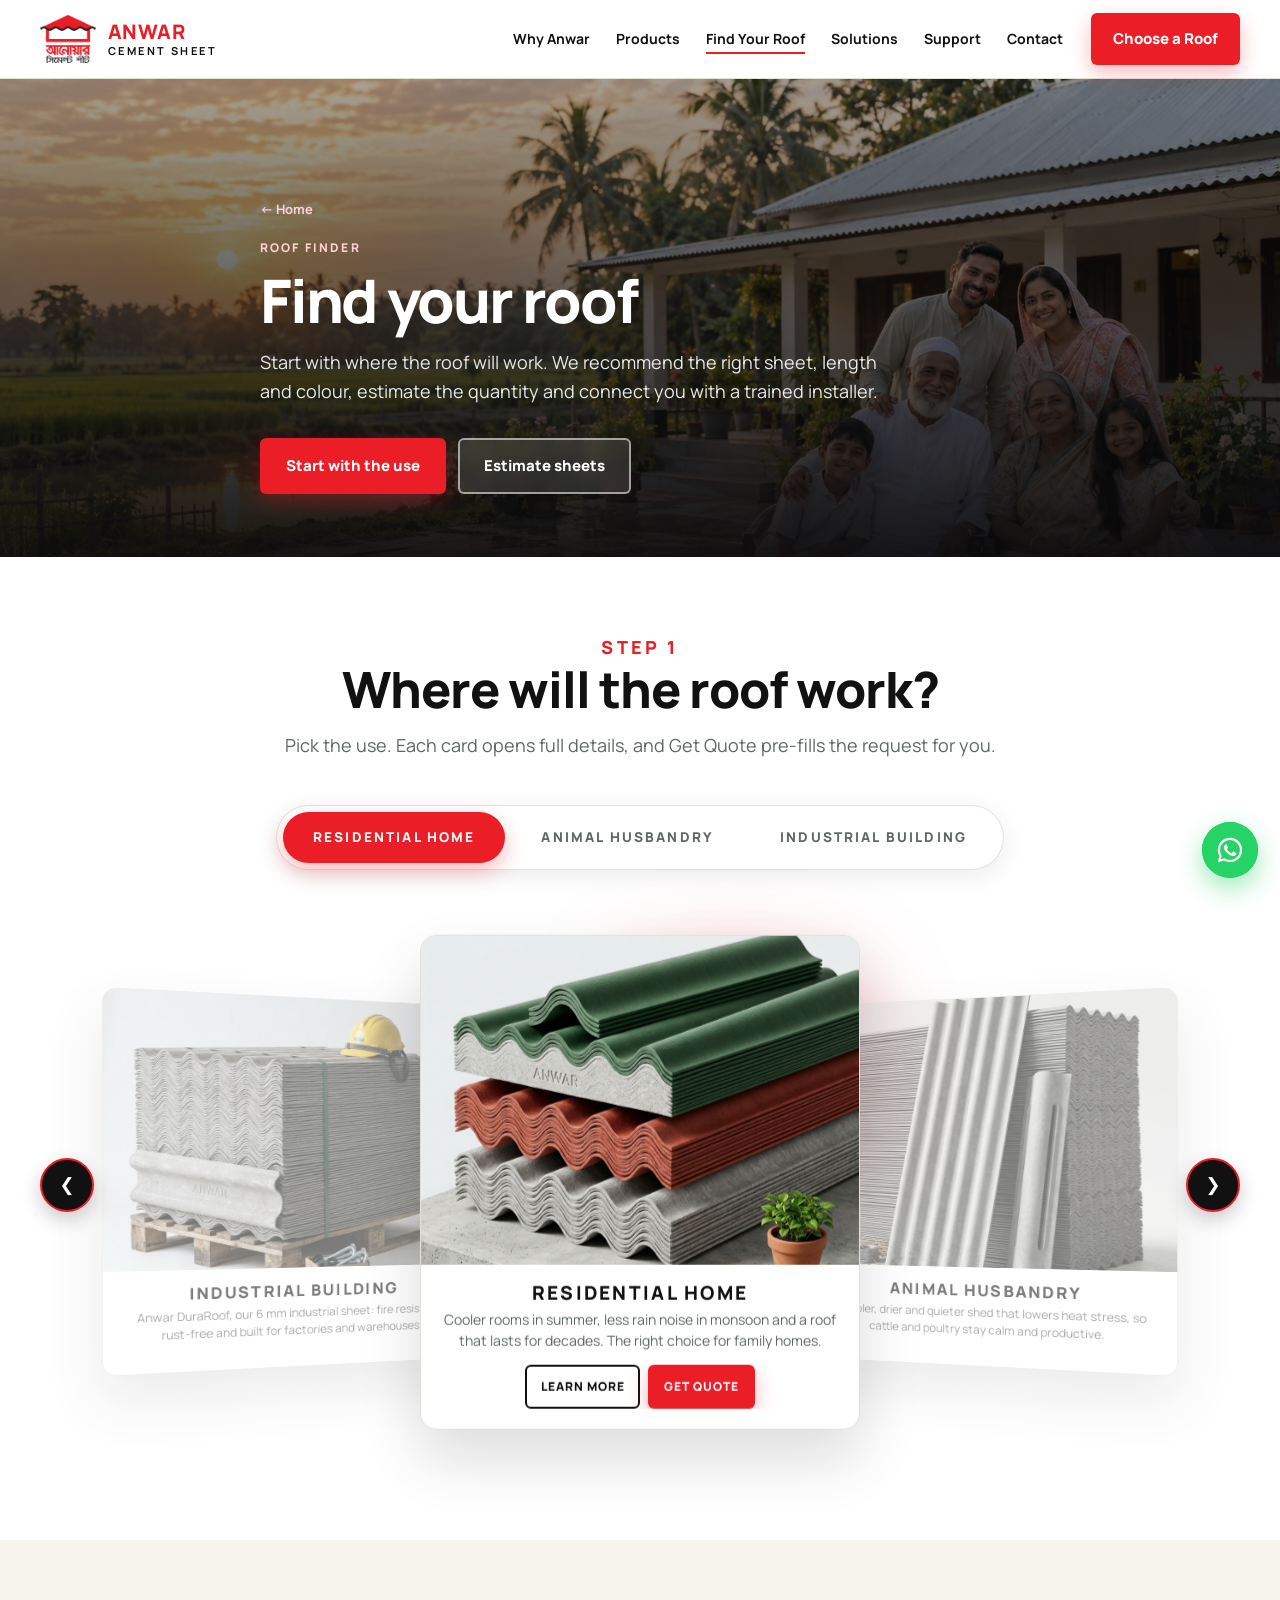
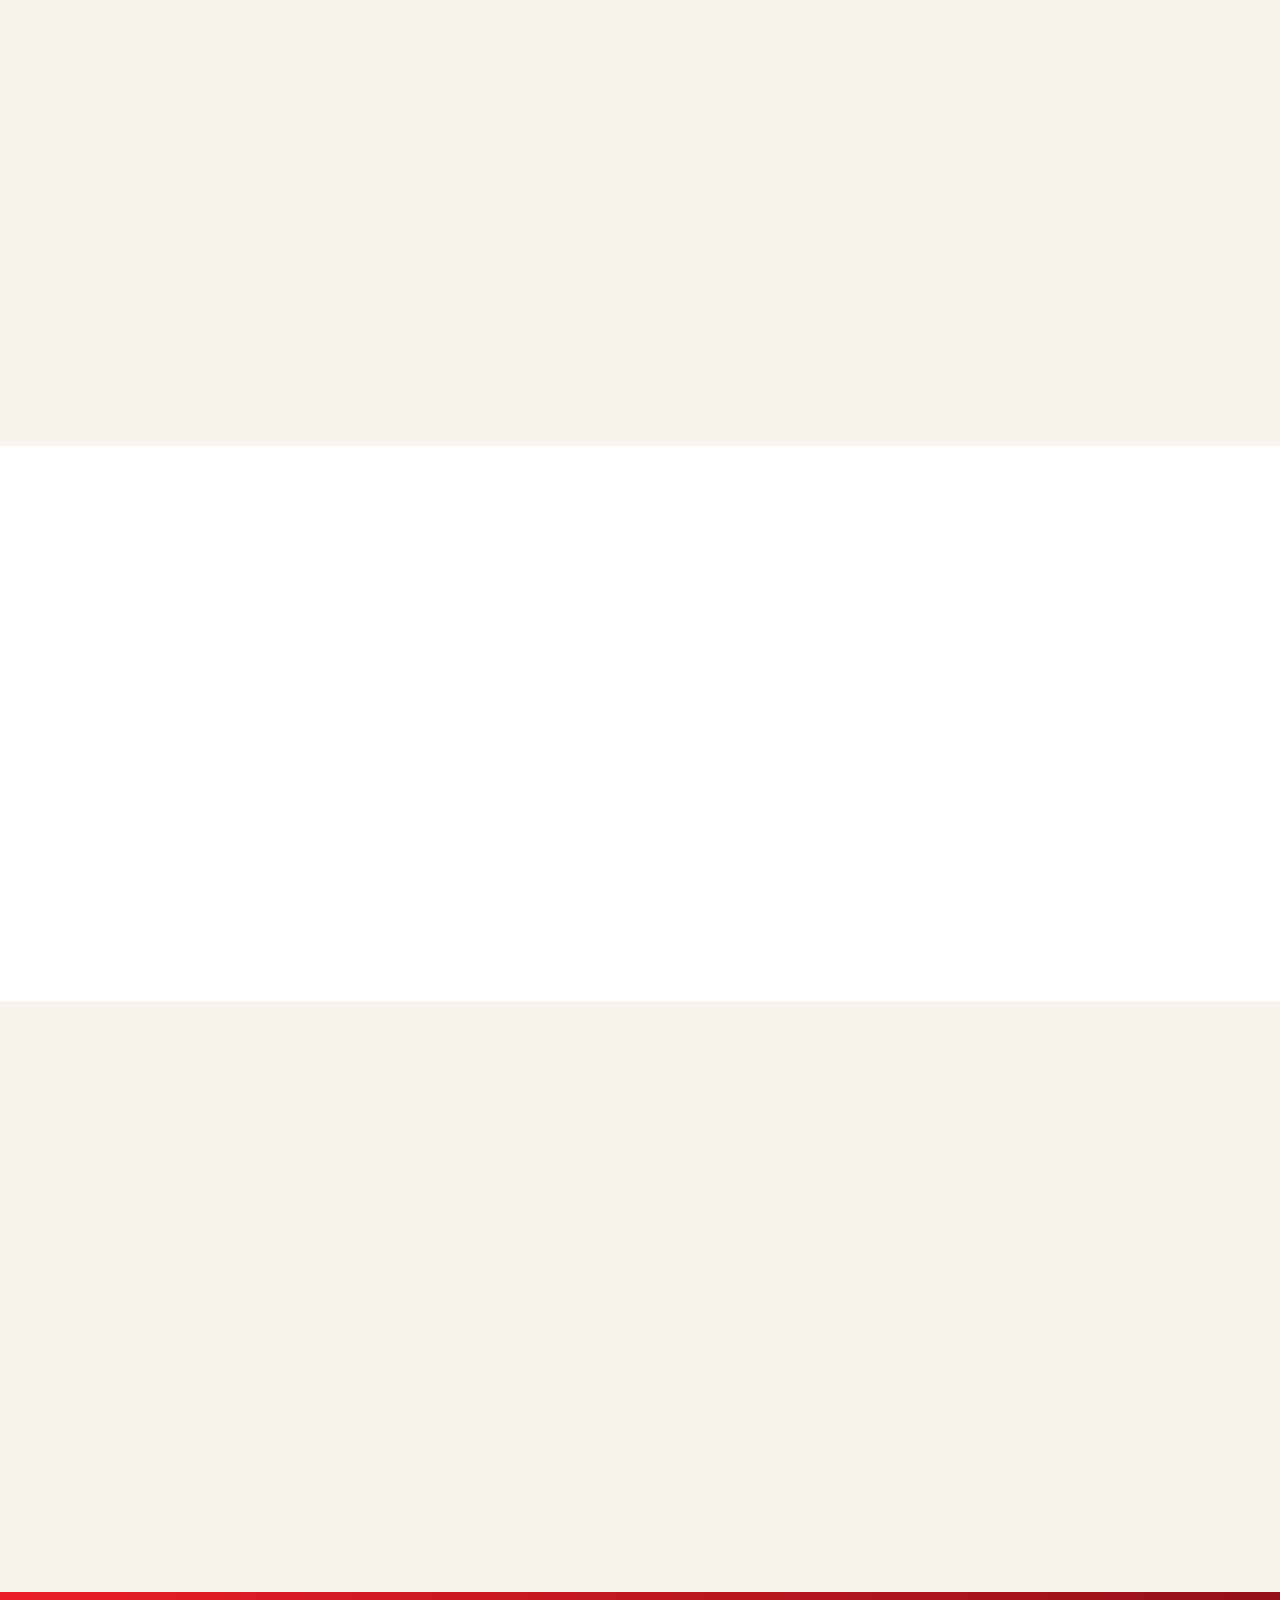
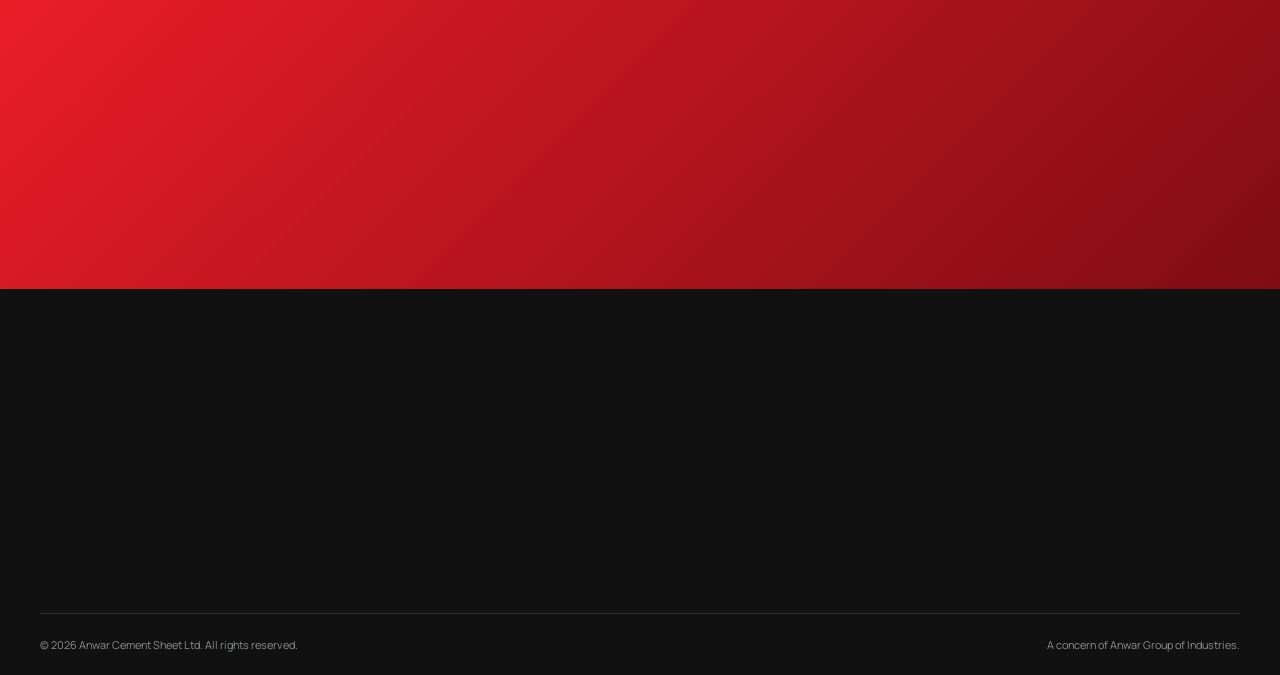
<file: find-your-roof.html>
<!doctype html>
<html lang="en">
<head>
  <meta charset="utf-8">
  <meta name="viewport" content="width=device-width, initial-scale=1">
  <title>Find Your Roof | Anwar Cement Sheet</title>
  <meta name="description" content="Choose the right Anwar Cement Sheet for a home, farm or industrial building, estimate how many sheets you need and connect with a dealer.">
  <link rel="icon" type="image/png" href="assets/logo-512.png">
  <meta property="og:type" content="website">
  <meta property="og:site_name" content="Anwar Cement Sheet">
  <meta property="og:title" content="Find Your Roof | Anwar Cement Sheet">
  <meta property="og:description" content="Choose the right Anwar Cement Sheet for a home, farm or industrial building, estimate how many sheets you need and connect with a dealer.">
  <meta property="og:image" content="https://anwar-cement-sheet.vercel.app/assets/cat-farm.jpg">
  <meta property="og:url" content="https://anwar-cement-sheet.vercel.app/find-your-roof.html">
  <meta property="og:locale" content="en_GB">
  <meta name="twitter:card" content="summary_large_image">
  <meta name="twitter:title" content="Find Your Roof | Anwar Cement Sheet">
  <meta name="twitter:description" content="Choose the right Anwar Cement Sheet for a home, farm or industrial building, estimate how many sheets you need and connect with a dealer.">
  <meta name="twitter:image" content="https://anwar-cement-sheet.vercel.app/assets/cat-farm.jpg">
  <meta name="theme-color" content="#eb1d27">
  <link rel="canonical" href="https://anwar-cement-sheet.vercel.app/find-your-roof.html">
  <link rel="preconnect" href="https://fonts.googleapis.com">
  <link rel="preconnect" href="https://fonts.gstatic.com" crossorigin>
  <link href="https://fonts.googleapis.com/css2?family=Manrope:wght@400;500;600;700;800&family=Hind+Siliguri:wght@400;500;600;700&display=swap" rel="stylesheet">
  <link rel="stylesheet" href="css/style.css?v=20261005i">
</head>
<body class="page-detail">

  <header class="site-header" id="top">
    <nav class="wrap nav" aria-label="Primary">
      <a class="brand" href="index.html">
        <img src="assets/logo-512.png" alt="Anwar Cement Sheet logo" width="56" height="47">
        <span class="brand-text"><strong>ANWAR</strong><small>CEMENT SHEET</small></span>
      </a>
      <ul class="navlinks" id="navlinks">
        <li><a href="why.html">Why Anwar</a></li>
        <li><a href="products.html">Products</a></li>
        <li><a href="find-your-roof.html" class="is-current">Find Your Roof</a></li>
        <li><a href="solutions.html">Solutions</a></li>
        <li><a href="support.html">Support</a></li>
        <li><a href="contact.html">Contact</a></li>
      </ul>
      <a class="btn btn-primary nav-cta" href="find-your-roof.html">Choose a Roof</a>
      <button class="nav-toggle" id="navToggle" aria-label="Open menu" aria-expanded="false" aria-controls="navlinks"><span></span><span></span><span></span></button>
    </nav>
  </header>

  <main>
    <section class="detail-hero page-hero" style="background-image:url('assets/hero/hero-1.jpg')">
      <div class="wrap detail-hero-copy">
        <a href="index.html" class="crumb">← Home</a>
        <p class="eyebrow">Roof finder</p>
        <h1>Find your roof</h1>
        <p class="lead">Start with where the roof will work. We recommend the right sheet, length and colour, estimate the quantity and connect you with a trained installer.</p>
        <div class="actions"><a class="btn btn-primary" href="#finder">Start with the use</a><a class="btn btn-ghost" href="#estimate">Estimate sheets</a></div>
      </div>
    </section>

    <section class="finder" id="finder" data-anim-scope>
      <div class="wrap">
        <div class="section-head section-head--center" data-anim="down"><p class="eyebrow eyebrow-red">Step 1</p><h2>Where will the roof work?</h2><p>Pick the use. Each card opens full details, and Get Quote pre-fills the request for you.</p></div>
        
        <div class="tabs" role="tablist" aria-label="Where will you use the roof?" data-anim="pop" style="--d:.2s">
          <button class="tab is-active" role="tab" aria-selected="true" data-type="home"><span class="ci"><svg fill="none" stroke="currentColor" stroke-width="2" stroke-linecap="round" stroke-linejoin="round" viewBox="0 0 24 24" aria-hidden="true"><path d="M3 11l9-8 9 8"/><path d="M5 10v10h14V10"/><path d="M10 20v-6h4v6"/></svg></span>Residential home</button>
          <button class="tab" role="tab" aria-selected="false" data-type="farm"><span class="ci"><svg fill="none" stroke="currentColor" stroke-width="2" stroke-linecap="round" stroke-linejoin="round" viewBox="0 0 24 24" aria-hidden="true"><path d="M4 8c-1.5 0-2.5-1.2-2.5-2.5M20 8c1.5 0 2.5-1.2 2.5-2.5"/><path d="M6 8h12l1 6a7 7 0 0 1-14 0z"/><path d="M9 17h6"/><circle cx="9.5" cy="12" r="1"/><circle cx="14.5" cy="12" r="1"/><path d="M6 8V5M18 8V5"/></svg></span>Animal husbandry</button>
          <button class="tab" role="tab" aria-selected="false" data-type="industrial"><span class="ci"><svg fill="none" stroke="currentColor" stroke-width="2" stroke-linecap="round" stroke-linejoin="round" viewBox="0 0 24 24" aria-hidden="true"><path d="M2 20V8l6 4V8l6 4V8l6 4v8Z"/><path d="M17 4h2v6h-2z"/><path d="M6 20v-3M10 20v-3M14 20v-3"/></svg></span>Industrial building</button>
        </div>
        <div class="cf" id="coverflow" data-anim="up" style="--d:.35s">
          <button class="cf-arrow prev" id="cfPrev" aria-label="Previous">&#10094;</button>
          <div class="cf-stage" id="cfStage"></div>
          <button class="cf-arrow next" id="cfNext" aria-label="Next">&#10095;</button>
        </div>
      </div>
    </section>

    <section class="detail-body alt" data-anim-scope>
      <div class="wrap">
        <div class="section-head" data-anim="down"><div><p class="eyebrow eyebrow-red">Step 2</p><h2>Choose length and colour</h2></div><p>Match the sheet length to the rafter span so joints are few and cutting is minimal.</p></div>
        <div class="steps">
          <div class="step hover-zoom" data-anim="up"><b>1</b><h4>Measure the slope</h4><p>Measure from ridge to eave along the slope, and the total length along the eave. Add an eave overhang so rain clears the wall.</p></div>
          <div class="step hover-zoom" data-anim="up" style="--d:.1s"><b>2</b><h4>Pick the length</h4><p>Choose from 2 to 10 RFT. A slope of about 2.4 m suits a single 8 RFT sheet; longer slopes use two rows with an end overlap.</p></div>
          <div class="step hover-zoom" data-anim="up" style="--d:.2s"><b>3</b><h4>Pick the colour</h4><p>Natural grey for farms and industry, or red, blue and green from the coloured range for homes and public buildings.</p></div>
          <div class="step hover-zoom" data-anim="up" style="--d:.3s"><b>4</b><h4>Add ridge and fixings</h4><p>One ridge panel run along the apex, plus hook bolts and sealing washers for every purlin crossing.</p></div>
        </div>
      </div>
    </section>

    <section class="detail-body" id="estimate" data-anim-scope>
      <div class="wrap two-col">
        <div data-anim="left">
          <div class="section-head" data-anim="down"><div><p class="eyebrow eyebrow-red">Step 3</p><h2>Estimate how many sheets</h2></div><p>A quick planning estimate for one roof slope. Your dealer confirms the exact quantity from the drawing.</p></div>
          <form class="estimator" id="estimator" novalidate>
            <label>Length along the eave (m)<input type="number" name="length" min="1" step="0.1" placeholder="e.g. 12"></label>
            <label>Slope length, ridge to eave (m)<input type="number" name="width" min="1" step="0.1" placeholder="e.g. 4.5"></label>
            <label>Sheet length<select name="sheet"><option value="2">2 RFT (610 mm)</option><option value="3">3 RFT (914 mm)</option><option value="4">4 RFT (1219 mm)</option><option value="5">5 RFT (1524 mm)</option><option value="6">6 RFT (1829 mm)</option><option value="7">7 RFT (2134 mm)</option><option value="8" selected>8 RFT (2438 mm)</option><option value="9">9 RFT (2743 mm)</option><option value="10">10 RFT (3048 mm)</option></select></label>
            <label>Cover width per sheet (m) <small>approx.</small><input type="number" name="cover" min="0.5" max="1.5" step="0.01" value="1.00"></label>
          </form>
        </div>
        <aside class="fact-card est-card" data-anim="right">
          <h4>Estimated quantity</h4>
          <div id="estResult"></div>
          <a class="btn btn-primary" href="contact.html">Send to a dealer</a>
        </aside>
      </div>
    </section>

    <section class="detail-body alt" data-anim-scope>
      <div class="wrap two-col">
        <div data-anim="left">
          <div class="section-head" data-anim="down"><div><p class="eyebrow eyebrow-red">Step 4</p><h2>Before you buy</h2></div><p>A short checklist that avoids most roofing problems.</p></div>
          <ul class="ticks"><li><span class="tick"><svg fill="none" stroke="currentColor" stroke-width="2" stroke-linecap="round" stroke-linejoin="round" viewBox="0 0 24 24" aria-hidden="true"><path d="M20 6 9 17l-5-5"/></svg></span>Roof slope is enough for drainage (steeper in heavy-rain districts)</li><li><span class="tick"><svg fill="none" stroke="currentColor" stroke-width="2" stroke-linecap="round" stroke-linejoin="round" viewBox="0 0 24 24" aria-hidden="true"><path d="M20 6 9 17l-5-5"/></svg></span>Purlin spacing matches the sheet length and expected wind load</li><li><span class="tick"><svg fill="none" stroke="currentColor" stroke-width="2" stroke-linecap="round" stroke-linejoin="round" viewBox="0 0 24 24" aria-hidden="true"><path d="M20 6 9 17l-5-5"/></svg></span>Side overlap of one corrugation, end overlap of 150–200 mm</li><li><span class="tick"><svg fill="none" stroke="currentColor" stroke-width="2" stroke-linecap="round" stroke-linejoin="round" viewBox="0 0 24 24" aria-hidden="true"><path d="M20 6 9 17l-5-5"/></svg></span>Fixings go through the crest of the corrugation, never the valley</li><li><span class="tick"><svg fill="none" stroke="currentColor" stroke-width="2" stroke-linecap="round" stroke-linejoin="round" viewBox="0 0 24 24" aria-hidden="true"><path d="M20 6 9 17l-5-5"/></svg></span>Ridge ventilation planned for cattle and poultry sheds</li><li><span class="tick"><svg fill="none" stroke="currentColor" stroke-width="2" stroke-linecap="round" stroke-linejoin="round" viewBox="0 0 24 24" aria-hidden="true"><path d="M20 6 9 17l-5-5"/></svg></span>Sheets stored flat, dry and off the ground until fixing</li><li><span class="tick"><svg fill="none" stroke="currentColor" stroke-width="2" stroke-linecap="round" stroke-linejoin="round" viewBox="0 0 24 24" aria-hidden="true"><path d="M20 6 9 17l-5-5"/></svg></span>A trained installer from an Anwar dealer does the fixing</li></ul>
        </div>
        <aside class="fact-card" data-anim="right">
          <h4>Need a hand?</h4>
          <p>Call the hotline, message us on WhatsApp or send the roof size through the contact form. A dealer from your district will get back to you.</p>
          <a class="btn btn-primary" href="tel:16685">Call 16685</a>
          <a class="btn btn-outline" href="https://wa.me/880184116617" target="_blank" rel="noopener">WhatsApp +880 1841 16617</a>
        </aside>
      </div>
    </section>

    <section class="contact detail-cta" data-anim-scope>
      <div class="wrap detail-cta-inner">
        <div data-anim="left"><p class="eyebrow">Ready to start?</p><h2>Ready to choose?</h2><p>Get a quotation with the sheet, length, colour and quantity already filled in.</p></div>
        <div class="actions" data-anim="right"><a class="btn btn-light" href="contact.html">Get Quote</a><a class="btn btn-ghost" href="tel:16685">Call hotline 16685</a></div>
      </div>
    </section>
  </main>

  <footer class="site-footer" data-anim-scope>
    <div class="wrap foot">
      <div data-anim="up">
        <a class="brand brand-light" href="index.html"><img src="assets/logo-512.png" alt="" width="64" height="54"><span class="brand-text"><strong>ANWAR</strong><small>CEMENT SHEET</small></span></a>
        <p>A better life begins with the roof above it.</p>
      </div>
      <div data-anim="up" style="--d:.1s"><h4>Explore</h4><a href="why.html">Why Anwar</a><a href="products.html">Products</a><a href="products.html#duraroof">Anwar DuraRoof</a><a href="find-your-roof.html">Find Your Roof</a><a href="solutions.html">Solutions</a><a href="support.html">Support</a></div>
      <div data-anim="up" style="--d:.2s"><h4>Solutions</h4><a href="residential.html">Residential</a><a href="farm.html">Animal husbandry</a><a href="industrial.html">Industrial</a></div>
      <div data-anim="up" style="--d:.3s"><h4>Contact</h4><a href="tel:16685">Hotline 16685</a><a href="mailto:mail@anwargroup.net">mail@anwargroup.net</a><a href="contact.html">Dealer enquiry</a></div>
    </div>
    <div class="wrap copyright"><small>© <span id="year"></span> Anwar Cement Sheet Ltd. All rights reserved.</small><small>A concern of Anwar Group of Industries.</small></div>
  </footer>

  <a href="https://wa.me/880184116617?text=Hello%20Anwar%20Cement%20Sheet%2C%20I%20want%20to%20know%20about%20roofing%20sheets." class="wa-widget" target="_blank" rel="noopener" aria-label="Chat on WhatsApp"><span class="wa-tip">Chat with us</span><svg viewBox="0 0 32 32" aria-hidden="true"><path fill="currentColor" d="M16 3C8.8 3 3 8.8 3 16c0 2.3.6 4.5 1.7 6.5L3 29l6.7-1.7c1.9 1 4.1 1.6 6.3 1.6 7.2 0 13-5.8 13-13S23.2 3 16 3zm0 23.6c-2 0-3.9-.5-5.6-1.5l-.4-.2-4 1 1.1-3.9-.3-.4A10.6 10.6 0 0 1 5.4 16C5.4 10.2 10.2 5.4 16 5.4S26.6 10.2 26.6 16 21.8 26.6 16 26.6zm5.8-7.9c-.3-.2-1.9-.9-2.2-1-.3-.1-.5-.2-.7.2l-1 1.2c-.2.2-.4.2-.7.1-.3-.2-1.3-.5-2.6-1.6-1-.9-1.6-1.9-1.8-2.2-.2-.3 0-.5.1-.7l.5-.6.3-.5c.1-.2 0-.4 0-.6l-1-2.4c-.3-.6-.5-.5-.7-.5h-.6c-.2 0-.6.1-.9.4-.3.3-1.1 1.1-1.1 2.7s1.2 3.2 1.3 3.4c.2.2 2.3 3.5 5.6 4.9 2.8 1.1 3.3.9 3.9.8.6-.1 1.9-.8 2.2-1.5.3-.8.3-1.4.2-1.5-.1-.2-.3-.3-.6-.4z"/></svg></a>
  <button type="button" class="to-top" id="toTop" aria-label="Back to top">↑</button>

  <script src="js/main.js?v=20261005i"></script>
  <script src="js/modals.js?v=20261005i"></script>
</body>
</html>
</file>
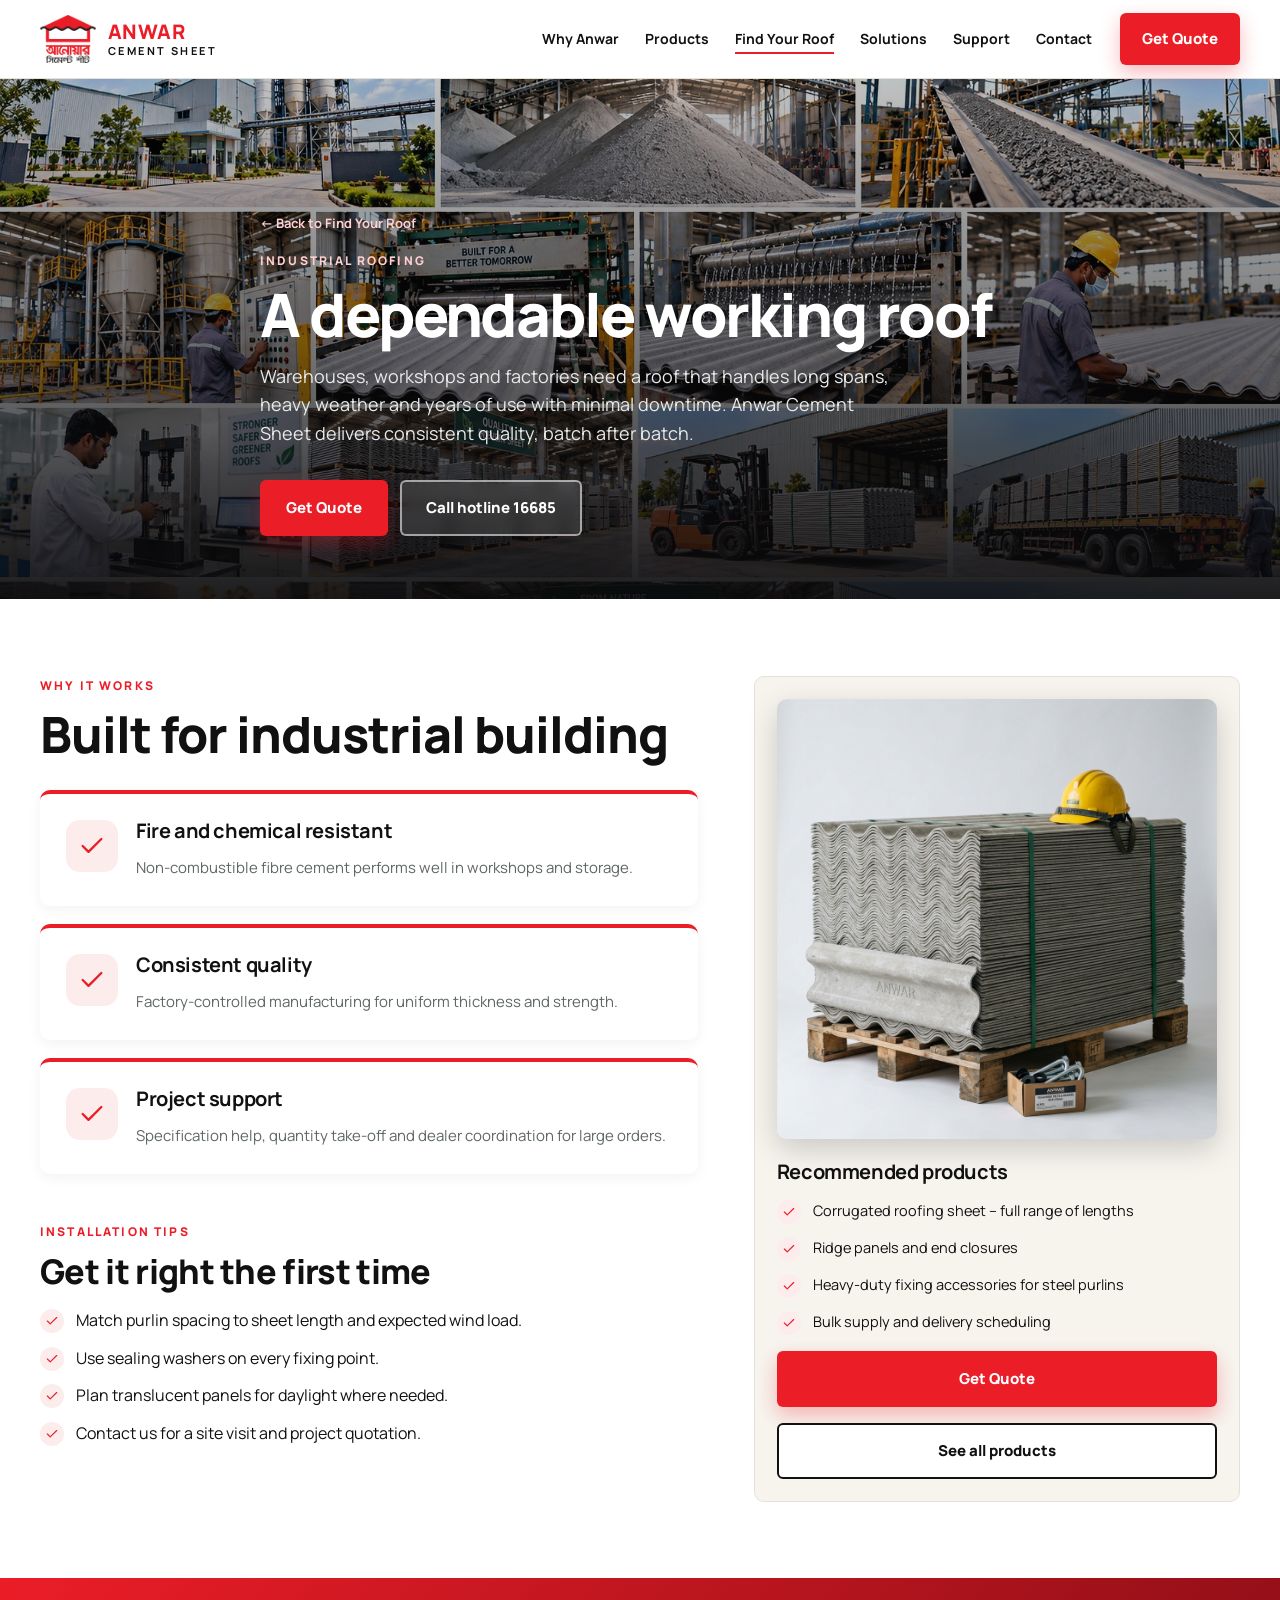
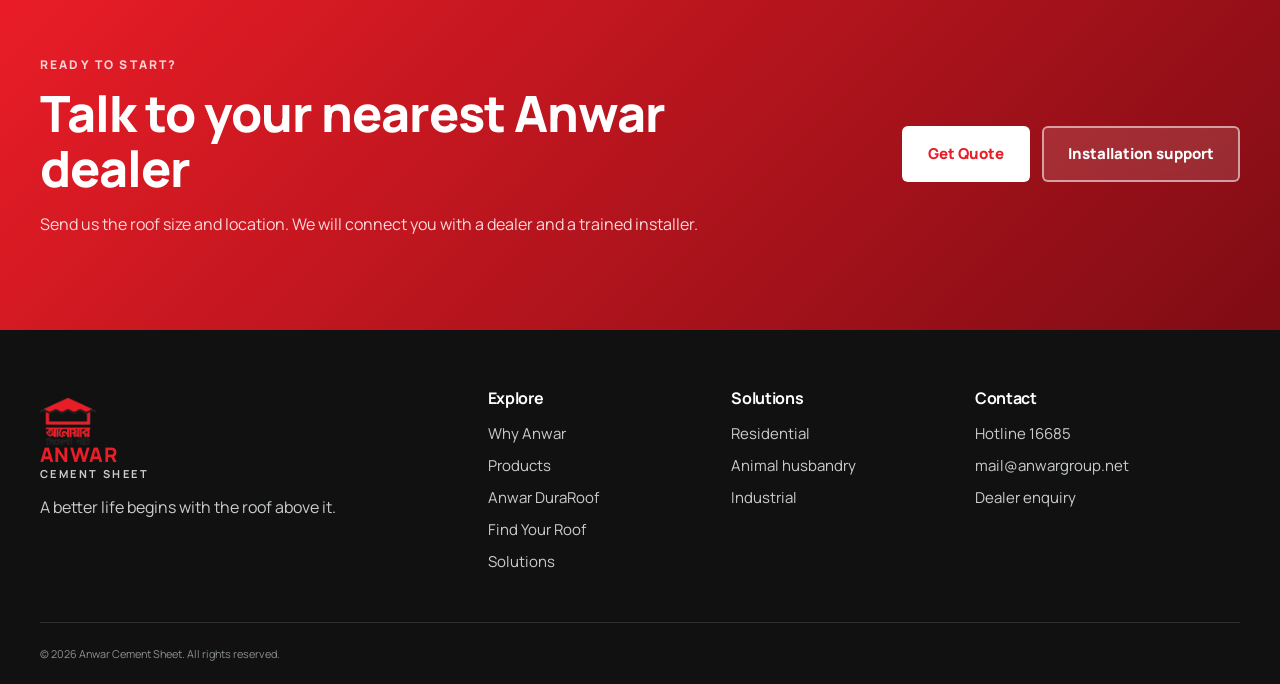
<file: industrial.html>
<!doctype html>
<html lang="en">
<head>
  <meta charset="utf-8">
  <meta name="viewport" content="width=device-width, initial-scale=1">
  <title>Industrial building | Anwar Cement Sheet</title>
  <meta name="description" content="Warehouses, workshops and factories need a roof that handles long spans, heavy weather and years of use with minimal downtime. Anwar Cement Sheet delivers consistent quality, batch after batch.">
  <link rel="icon" type="image/png" href="assets/logo-512.png">
  <meta property="og:type" content="website">
  <meta property="og:site_name" content="Anwar Cement Sheet">
  <meta property="og:title" content="Industrial Roofing | Anwar Cement Sheet">
  <meta property="og:description" content="Fire-resistant, chemical-resistant roofing for long spans and hard use, with bulk supply and project support.">
  <meta property="og:image" content="https://anwar-cement-sheet.vercel.app/assets/cat-industrial.jpg">
  <meta property="og:image:width" content="1000">
  <meta property="og:image:height" content="1000">
  <meta property="og:url" content="https://anwar-cement-sheet.vercel.app/industrial.html">
  <meta property="og:locale" content="en_GB">
  <meta name="twitter:card" content="summary_large_image">
  <meta name="twitter:title" content="Industrial Roofing | Anwar Cement Sheet">
  <meta name="twitter:description" content="Fire-resistant, chemical-resistant roofing for long spans and hard use, with bulk supply and project support.">
  <meta name="twitter:image" content="https://anwar-cement-sheet.vercel.app/assets/cat-industrial.jpg">
  <meta name="theme-color" content="#eb1d27">
  <link rel="canonical" href="https://anwar-cement-sheet.vercel.app/industrial.html">
  <link rel="preconnect" href="https://fonts.googleapis.com">
  <link rel="preconnect" href="https://fonts.gstatic.com" crossorigin>
  <link href="https://fonts.googleapis.com/css2?family=Manrope:wght@400;500;600;700;800&family=Hind+Siliguri:wght@400;500;600;700&display=swap" rel="stylesheet">
  <link rel="stylesheet" href="css/style.css?v=20261005i">
</head>
<body class="page-detail">

  <header class="site-header" id="top">
    <nav class="wrap nav" aria-label="Primary">
      <a class="brand" href="index.html">
        <img src="assets/logo-512.png" alt="Anwar Cement Sheet logo" width="56" height="47">
        <span class="brand-text"><strong>ANWAR</strong><small>CEMENT SHEET</small></span>
      </a>
      <ul class="navlinks" id="navlinks">
        <li><a href="why.html">Why Anwar</a></li>
        <li><a href="products.html">Products</a></li>
        <li><a href="find-your-roof.html" class="is-current">Find Your Roof</a></li>
        <li><a href="solutions.html">Solutions</a></li>
        <li><a href="support.html">Support</a></li>
        <li><a href="contact.html">Contact</a></li>
      </ul>
      <a class="btn btn-primary nav-cta" href="index.html?type=Industrial%20building#contact">Get Quote</a>
      <button class="nav-toggle" id="navToggle" aria-label="Open menu" aria-expanded="false" aria-controls="navlinks"><span></span><span></span><span></span></button>
    </nav>
  </header>

  <main>
    <section class="detail-hero" style="background-image:url('assets/hero/hero-3.jpg')">
      <div class="wrap detail-hero-copy">
        <a href="find-your-roof.html" class="crumb">← Back to Find Your Roof</a>
        <p class="eyebrow">Industrial roofing</p>
        <h1>A dependable working roof</h1>
        <p class="lead">Warehouses, workshops and factories need a roof that handles long spans, heavy weather and years of use with minimal downtime. Anwar Cement Sheet delivers consistent quality, batch after batch.</p>
        <div class="actions">
          <a class="btn btn-primary" href="index.html?type=Industrial%20building#contact">Get Quote</a>
          <a class="btn btn-ghost" href="tel:16685">Call hotline 16685</a>
        </div>
      </div>
    </section>

    <section class="detail-body">
      <div class="wrap detail-grid">
        <div>
          <p class="eyebrow eyebrow-red">Why it works</p>
          <h2>Built for industrial building</h2>
          <div class="detail-benefits"><div class="benefit"><span class="benefit-icon"><svg fill="none" stroke="currentColor" stroke-width="2" stroke-linecap="round" stroke-linejoin="round" viewBox="0 0 24 24" aria-hidden="true"><path d="M20 6 9 17l-5-5"/></svg></span><h4>Fire and chemical resistant</h4><p>Non-combustible fibre cement performs well in workshops and storage.</p></div><div class="benefit"><span class="benefit-icon"><svg fill="none" stroke="currentColor" stroke-width="2" stroke-linecap="round" stroke-linejoin="round" viewBox="0 0 24 24" aria-hidden="true"><path d="M20 6 9 17l-5-5"/></svg></span><h4>Consistent quality</h4><p>Factory-controlled manufacturing for uniform thickness and strength.</p></div><div class="benefit"><span class="benefit-icon"><svg fill="none" stroke="currentColor" stroke-width="2" stroke-linecap="round" stroke-linejoin="round" viewBox="0 0 24 24" aria-hidden="true"><path d="M20 6 9 17l-5-5"/></svg></span><h4>Project support</h4><p>Specification help, quantity take-off and dealer coordination for large orders.</p></div></div>

          <p class="eyebrow eyebrow-red" style="margin-top:48px">Installation tips</p>
          <h3>Get it right the first time</h3>
          <ul class="ticks"><li><span class="tick"><svg fill="none" stroke="currentColor" stroke-width="2" stroke-linecap="round" stroke-linejoin="round" viewBox="0 0 24 24" aria-hidden="true"><path d="M20 6 9 17l-5-5"/></svg></span>Match purlin spacing to sheet length and expected wind load.</li><li><span class="tick"><svg fill="none" stroke="currentColor" stroke-width="2" stroke-linecap="round" stroke-linejoin="round" viewBox="0 0 24 24" aria-hidden="true"><path d="M20 6 9 17l-5-5"/></svg></span>Use sealing washers on every fixing point.</li><li><span class="tick"><svg fill="none" stroke="currentColor" stroke-width="2" stroke-linecap="round" stroke-linejoin="round" viewBox="0 0 24 24" aria-hidden="true"><path d="M20 6 9 17l-5-5"/></svg></span>Plan translucent panels for daylight where needed.</li><li><span class="tick"><svg fill="none" stroke="currentColor" stroke-width="2" stroke-linecap="round" stroke-linejoin="round" viewBox="0 0 24 24" aria-hidden="true"><path d="M20 6 9 17l-5-5"/></svg></span>Contact us for a site visit and project quotation.</li></ul>
        </div>
        <aside class="detail-side">
          <div class="finder-img" style="background-image:url('assets/cat-industrial.jpg')" role="img" aria-label="Industrial building"></div>
          <h4>Recommended products</h4>
          <ul class="ticks small"><li><span class="tick"><svg fill="none" stroke="currentColor" stroke-width="2" stroke-linecap="round" stroke-linejoin="round" viewBox="0 0 24 24" aria-hidden="true"><path d="M20 6 9 17l-5-5"/></svg></span>Corrugated roofing sheet – full range of lengths</li><li><span class="tick"><svg fill="none" stroke="currentColor" stroke-width="2" stroke-linecap="round" stroke-linejoin="round" viewBox="0 0 24 24" aria-hidden="true"><path d="M20 6 9 17l-5-5"/></svg></span>Ridge panels and end closures</li><li><span class="tick"><svg fill="none" stroke="currentColor" stroke-width="2" stroke-linecap="round" stroke-linejoin="round" viewBox="0 0 24 24" aria-hidden="true"><path d="M20 6 9 17l-5-5"/></svg></span>Heavy-duty fixing accessories for steel purlins</li><li><span class="tick"><svg fill="none" stroke="currentColor" stroke-width="2" stroke-linecap="round" stroke-linejoin="round" viewBox="0 0 24 24" aria-hidden="true"><path d="M20 6 9 17l-5-5"/></svg></span>Bulk supply and delivery scheduling</li></ul>
          <a class="btn btn-primary" href="index.html?type=Industrial%20building#contact">Get Quote</a>
          <a class="btn btn-outline" href="products.html">See all products</a>
        </aside>
      </div>
    </section>

    <section class="contact detail-cta">
      <div class="wrap detail-cta-inner">
        <div>
          <p class="eyebrow">Ready to start?</p>
          <h2>Talk to your nearest Anwar dealer</h2>
          <p>Send us the roof size and location. We will connect you with a dealer and a trained installer.</p>
        </div>
        <div class="actions">
          <a class="btn btn-light" href="index.html?type=Industrial%20building#contact">Get Quote</a>
          <a class="btn btn-ghost" href="support.html">Installation support</a>
        </div>
      </div>
    </section>
  </main>

  <footer class="site-footer">
    <div class="wrap foot">
      <div>
        <a class="brand brand-light" href="index.html"><img src="assets/logo-512.png" alt="" width="64" height="54"><span class="brand-text"><strong>ANWAR</strong><small>CEMENT SHEET</small></span></a>
        <p>A better life begins with the roof above it.</p>
      </div>
      <div><h4>Explore</h4><a href="why.html">Why Anwar</a><a href="products.html">Products</a><a href="products.html#duraroof">Anwar DuraRoof</a><a href="find-your-roof.html">Find Your Roof</a><a href="solutions.html">Solutions</a></div>
      <div><h4>Solutions</h4><a href="residential.html">Residential</a><a href="farm.html">Animal husbandry</a><a href="industrial.html">Industrial</a></div>
      <div><h4>Contact</h4><a href="tel:16685">Hotline 16685</a><a href="mailto:mail@anwargroup.net">mail@anwargroup.net</a><a href="contact.html">Dealer enquiry</a></div>
    </div>
    <div class="wrap copyright"><small>© <span id="year"></span> Anwar Cement Sheet. All rights reserved.</small></div>
  </footer>

  <script src="js/main.js?v=20261005i"></script>
  <script src="js/modals.js?v=20261005i"></script>
</body>
</html>
</file>
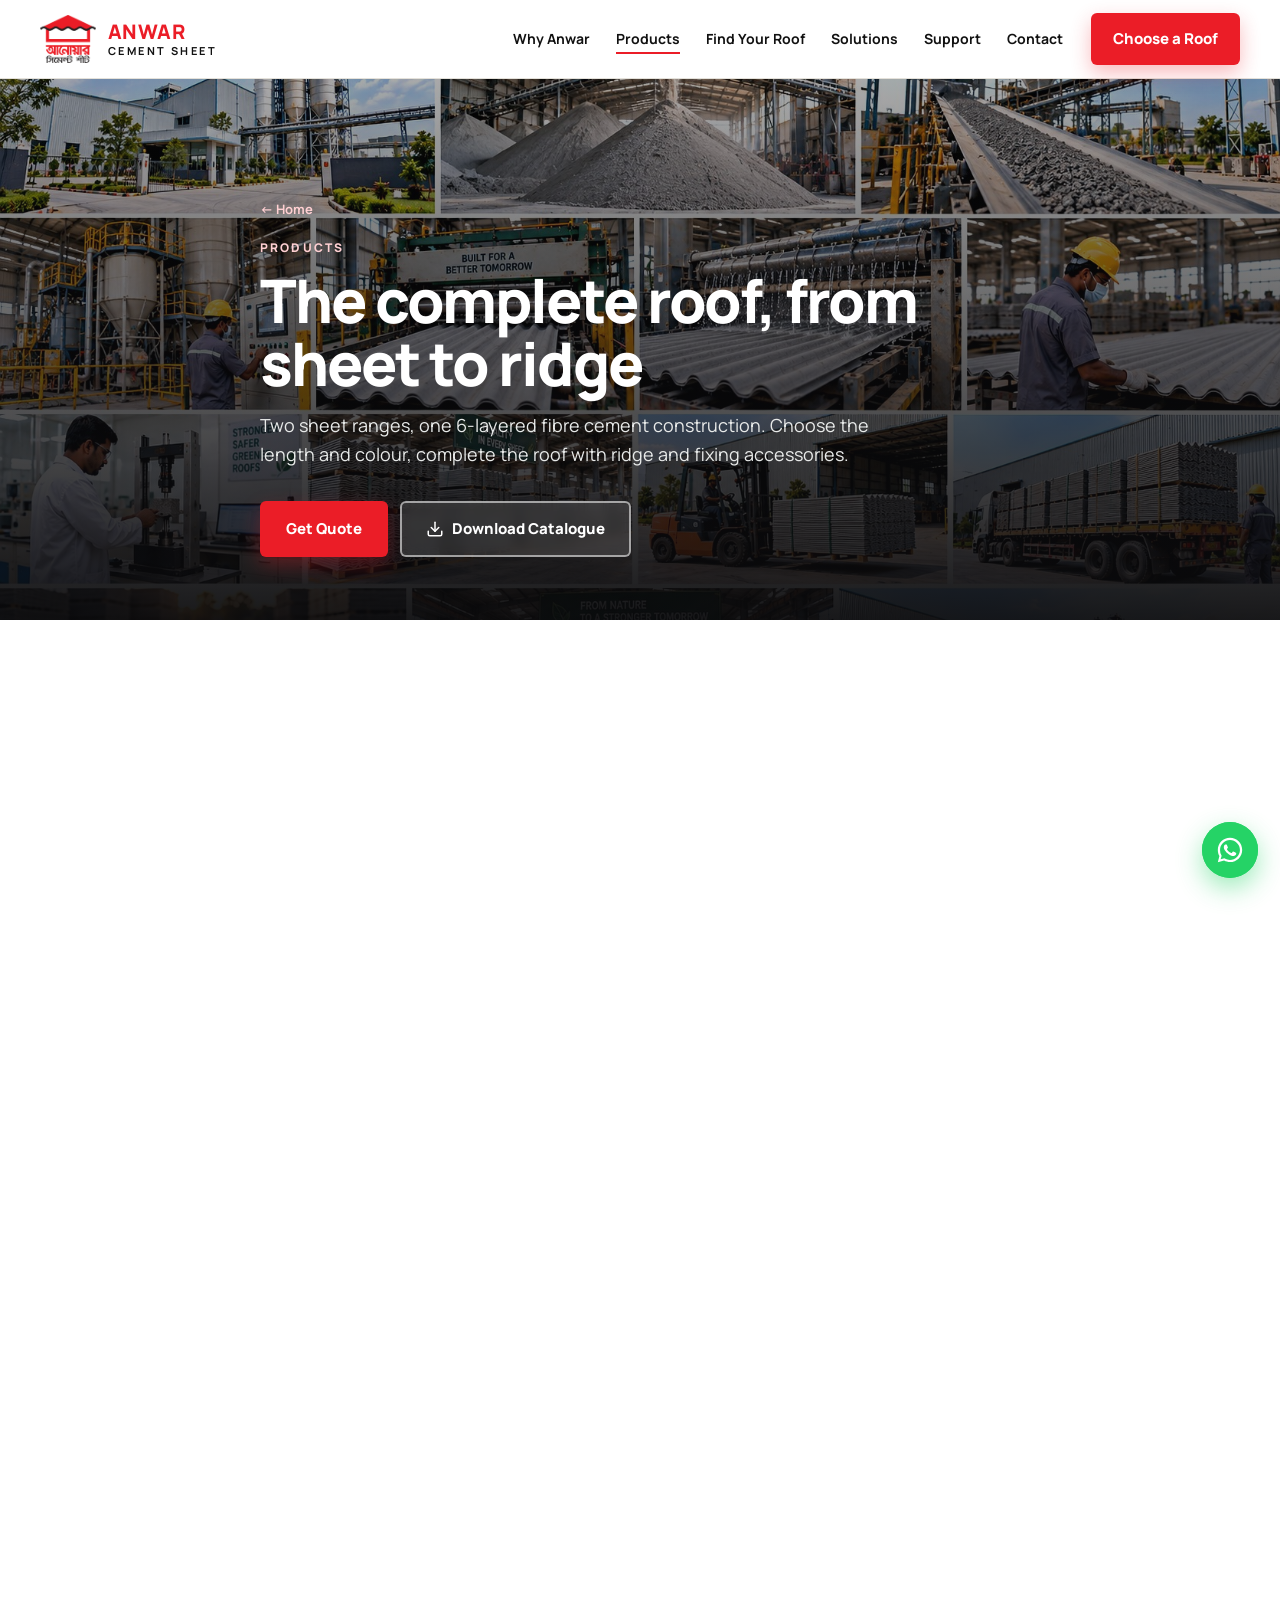
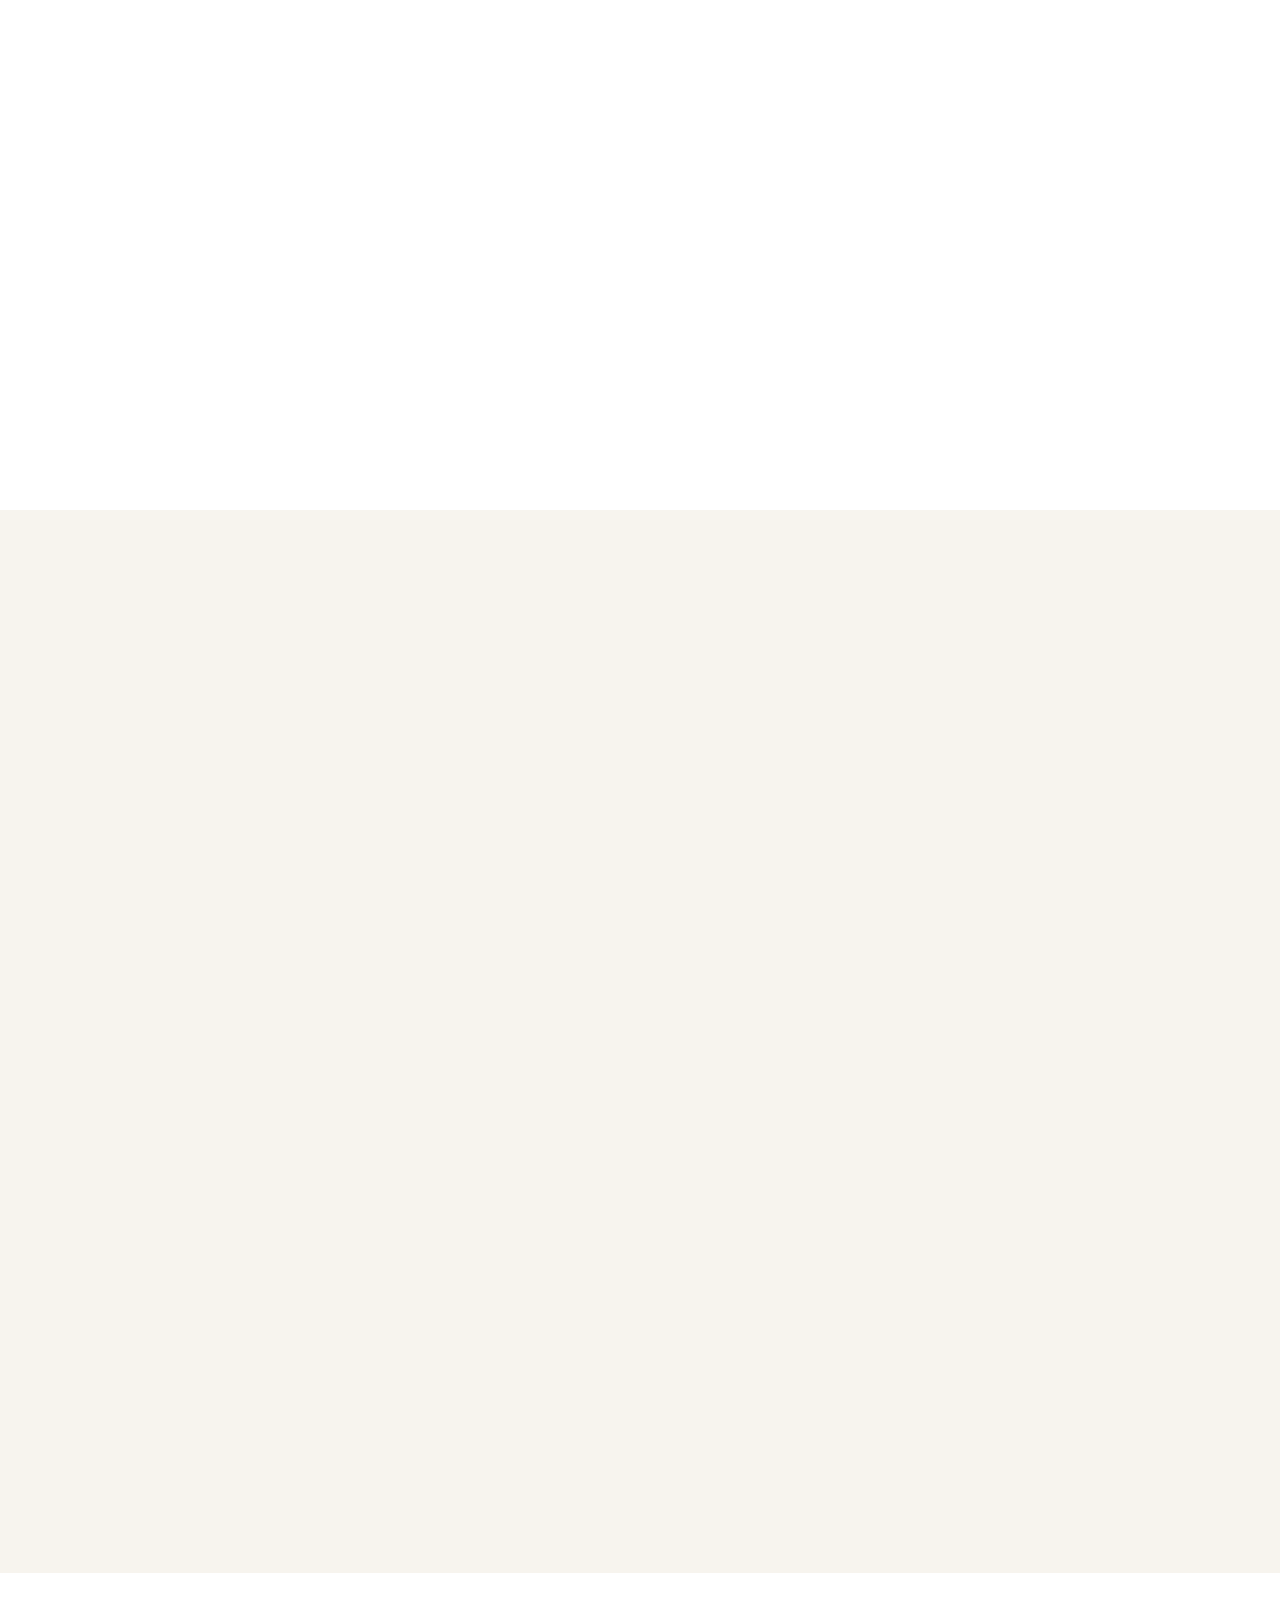
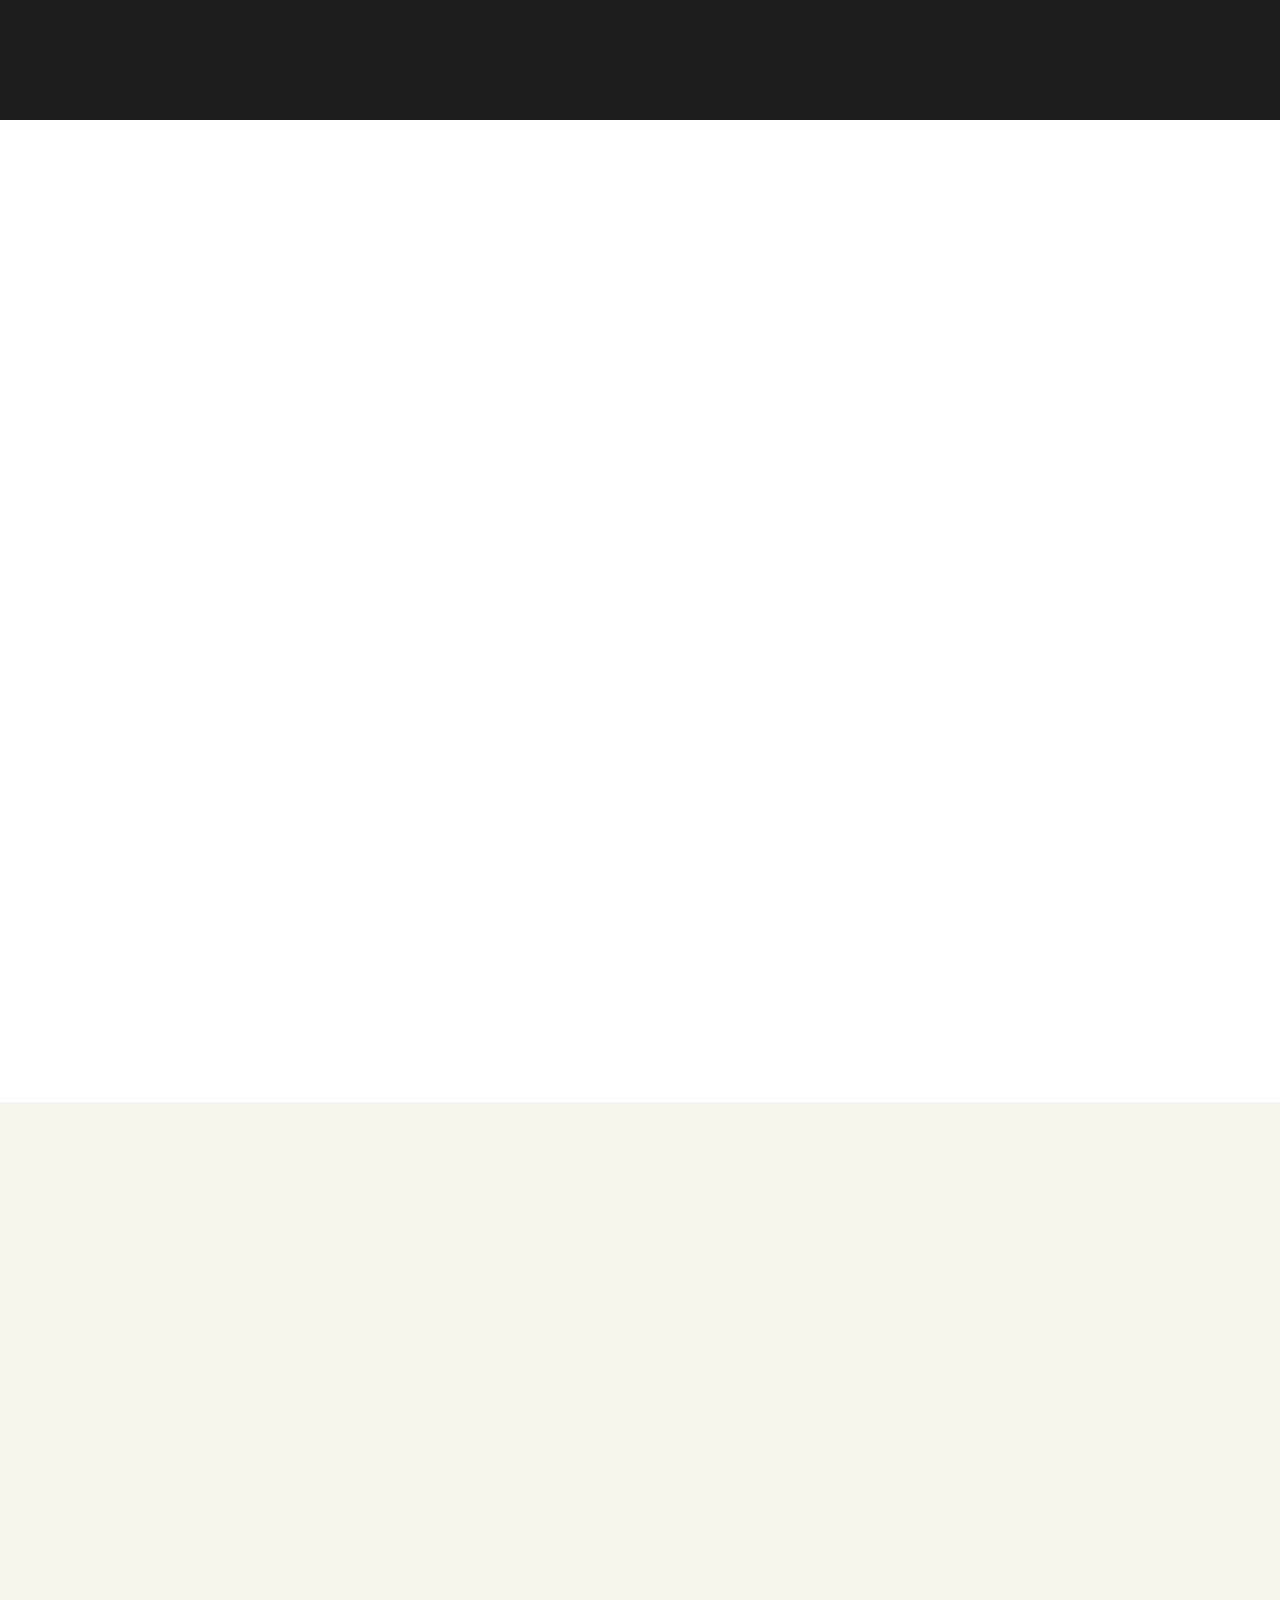
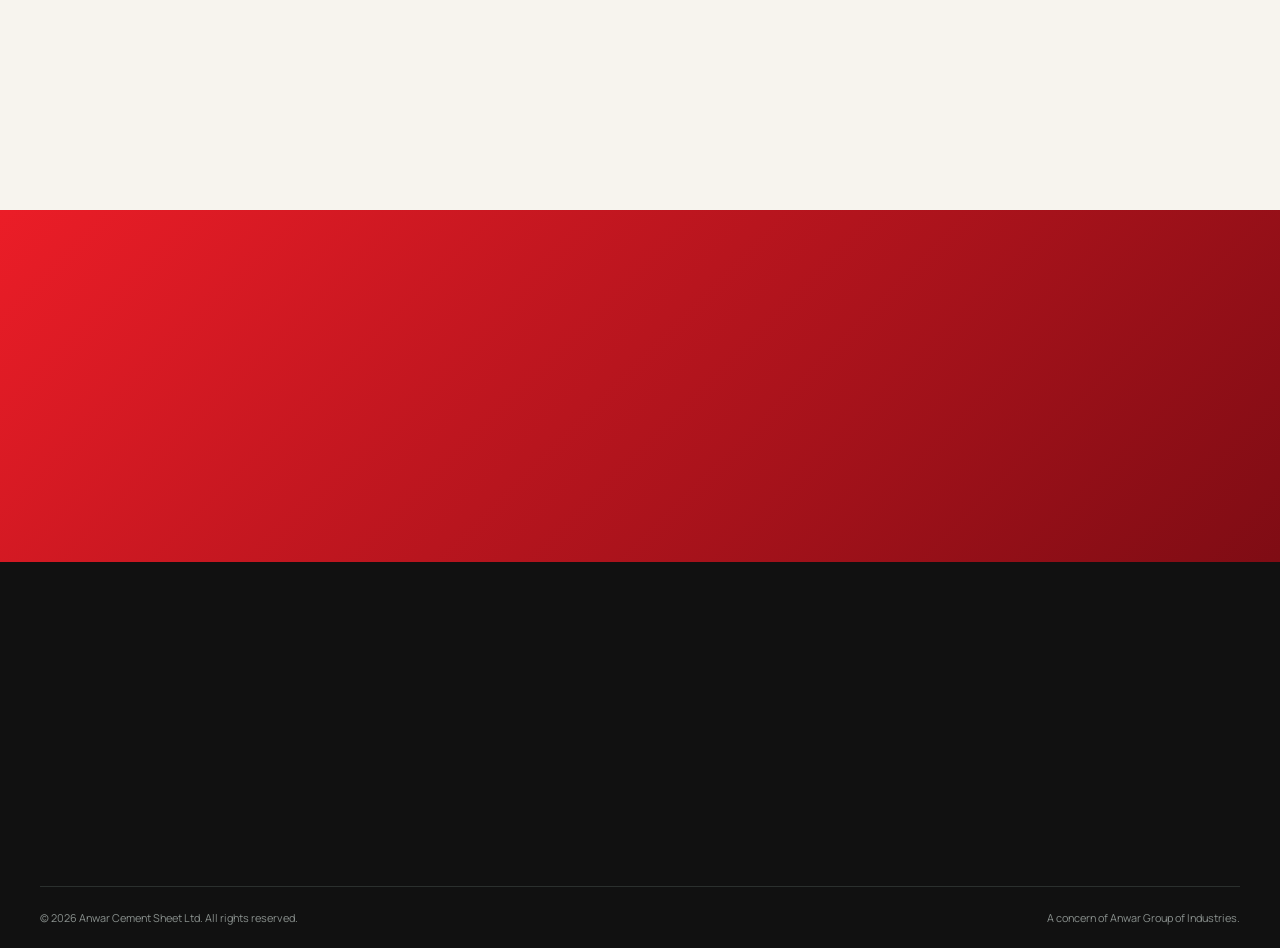
<file: products.html>
<!doctype html>
<html lang="en">
<head>
  <meta charset="utf-8">
  <meta name="viewport" content="width=device-width, initial-scale=1">
  <title>Products | Anwar Cement Sheet and Anwar Colored Cement Sheet</title>
  <meta name="description" content="Anwar Cement Sheet (natural grey) and Anwar Colored Cement Sheet (red, blue, green): 4 mm, 6-layered, 2 to 10 RFT, BSTI approved, 10-year guarantee.">
  <link rel="icon" type="image/png" href="assets/logo-512.png">
  <meta property="og:type" content="website">
  <meta property="og:site_name" content="Anwar Cement Sheet">
  <meta property="og:title" content="Products | Anwar Cement Sheet and Anwar Colored Cement Sheet">
  <meta property="og:description" content="Anwar Cement Sheet (natural grey) and Anwar Colored Cement Sheet (red, blue, green): 4 mm, 6-layered, 2 to 10 RFT, BSTI approved, 10-year guarantee.">
  <meta property="og:image" content="https://anwar-cement-sheet.vercel.app/assets/cat-residential.jpg">
  <meta property="og:url" content="https://anwar-cement-sheet.vercel.app/products.html">
  <meta property="og:locale" content="en_GB">
  <meta name="twitter:card" content="summary_large_image">
  <meta name="twitter:title" content="Products | Anwar Cement Sheet and Anwar Colored Cement Sheet">
  <meta name="twitter:description" content="Anwar Cement Sheet (natural grey) and Anwar Colored Cement Sheet (red, blue, green): 4 mm, 6-layered, 2 to 10 RFT, BSTI approved, 10-year guarantee.">
  <meta name="twitter:image" content="https://anwar-cement-sheet.vercel.app/assets/cat-residential.jpg">
  <meta name="theme-color" content="#eb1d27">
  <link rel="canonical" href="https://anwar-cement-sheet.vercel.app/products.html">
  <link rel="preconnect" href="https://fonts.googleapis.com">
  <link rel="preconnect" href="https://fonts.gstatic.com" crossorigin>
  <link href="https://fonts.googleapis.com/css2?family=Manrope:wght@400;500;600;700;800&family=Hind+Siliguri:wght@400;500;600;700&display=swap" rel="stylesheet">
  <link rel="stylesheet" href="css/style.css?v=20261005i">
</head>
<body class="page-detail">

  <header class="site-header" id="top">
    <nav class="wrap nav" aria-label="Primary">
      <a class="brand" href="index.html">
        <img src="assets/logo-512.png" alt="Anwar Cement Sheet logo" width="56" height="47">
        <span class="brand-text"><strong>ANWAR</strong><small>CEMENT SHEET</small></span>
      </a>
      <ul class="navlinks" id="navlinks">
        <li><a href="why.html">Why Anwar</a></li>
        <li><a href="products.html" class="is-current">Products</a></li>
        <li><a href="find-your-roof.html">Find Your Roof</a></li>
        <li><a href="solutions.html">Solutions</a></li>
        <li><a href="support.html">Support</a></li>
        <li><a href="contact.html">Contact</a></li>
      </ul>
      <a class="btn btn-primary nav-cta" href="find-your-roof.html">Choose a Roof</a>
      <button class="nav-toggle" id="navToggle" aria-label="Open menu" aria-expanded="false" aria-controls="navlinks"><span></span><span></span><span></span></button>
    </nav>
  </header>

  <main>
    <section class="detail-hero page-hero" style="background-image:url('assets/hero/hero-3.jpg')">
      <div class="wrap detail-hero-copy">
        <a href="index.html" class="crumb">← Home</a>
        <p class="eyebrow">Products</p>
        <h1>The complete roof, from sheet to ridge</h1>
        <p class="lead">Two sheet ranges, one 6-layered fibre cement construction. Choose the length and colour, complete the roof with ridge and fixing accessories.</p>
        <div class="actions"><a class="btn btn-primary" href="contact.html" data-quote-open="sheet">Get Quote</a><a class="btn btn-ghost" href="assets/Anwar-Cement-Sheet-Catalogue.pdf" download><svg fill="none" stroke="currentColor" stroke-width="2" stroke-linecap="round" stroke-linejoin="round" viewBox="0 0 24 24" aria-hidden="true"><path d="M21 15v4a2 2 0 0 1-2 2H5a2 2 0 0 1-2-2v-4"/><path d="m7 10 5 5 5-5"/><path d="M12 15V3"/></svg> Download Catalogue</a></div>
      </div>
    </section>

    <section class="detail-body" id="range" data-anim-scope>
      <div class="wrap">
        <div class="section-head" data-anim="down"><div><p class="eyebrow eyebrow-red">Product range</p><h2>Two products, one standard</h2></div><p>Both ranges share the same 4 mm, 6-layered construction and the same advantages. The difference is the finish.</p></div>
        <div class="prod-list">
          <article class="prod" data-anim="left">
            <div class="prod-img" style="background-image:url('assets/cat-farm.jpg')" role="img" aria-label="Anwar Cement Sheet"></div>
            <div class="prod-body">
              <span class="pd-badge"><span class="pd-badge-ico"><svg fill="none" stroke="currentColor" stroke-width="2" stroke-linecap="round" stroke-linejoin="round" viewBox="0 0 24 24" aria-hidden="true"><path d="m12 2 9 5-9 5-9-5 9-5z"/><path d="m3 12 9 5 9-5"/><path d="m3 17 9 5 9-5"/></svg></span>Natural grey</span>
              <h3>Anwar Cement Sheet</h3>
              <p>The standard fibre cement roofing sheet in natural grey. The most economical choice for farms, industrial sheds, markets and homes where a neutral roof is preferred.</p>
              <div class="pd-specs spec-page"><div class="pd-spec"><span class="pd-spec-ico"><svg fill="none" stroke="currentColor" stroke-width="2" stroke-linecap="round" stroke-linejoin="round" viewBox="0 0 24 24" aria-hidden="true"><path d="M3 8h18M3 16h18"/><path d="M12 8v8"/><path d="m9 11 3-3 3 3M9 13l3 3 3-3"/></svg></span><small>Thickness</small><b>4 mm</b></div><div class="pd-spec"><span class="pd-spec-ico"><svg fill="none" stroke="currentColor" stroke-width="2" stroke-linecap="round" stroke-linejoin="round" viewBox="0 0 24 24" aria-hidden="true"><path d="M21 6H3v12h18z"/><path d="M7 6v4M11 6v3M15 6v4M19 6v3"/></svg></span><small>Available sizes</small><b>2, 3, 4, 5, 6, 7, 8, 9, 10 RFT</b></div><div class="pd-spec"><span class="pd-spec-ico"><svg fill="none" stroke="currentColor" stroke-width="2" stroke-linecap="round" stroke-linejoin="round" viewBox="0 0 24 24" aria-hidden="true"><path d="m12 2 9 5-9 5-9-5 9-5z"/><path d="m3 12 9 5 9-5"/><path d="m3 17 9 5 9-5"/></svg></span><small>Construction</small><b>6-layered cement sheet</b></div><div class="pd-spec"><span class="pd-spec-ico"><svg fill="none" stroke="currentColor" stroke-width="2" stroke-linecap="round" stroke-linejoin="round" viewBox="0 0 24 24" aria-hidden="true"><circle cx="12" cy="8" r="6"/><path d="M15.5 13 17 22l-5-3-5 3 1.5-9"/></svg></span><small>Guarantee</small><b>10 years</b></div><div class="pd-spec"><span class="pd-spec-ico"><svg fill="none" stroke="currentColor" stroke-width="2" stroke-linecap="round" stroke-linejoin="round" viewBox="0 0 24 24" aria-hidden="true"><circle cx="12" cy="12" r="10"/><circle cx="8" cy="10" r="1.3"/><circle cx="12" cy="7" r="1.3"/><circle cx="16" cy="10" r="1.3"/><path d="M12 22a3 3 0 0 0 0-6h-1a2 2 0 0 1 0-4"/></svg></span><small>Colour</small><b>Natural grey</b></div></div>
              <div class="actions"><button class="btn btn-primary" data-quote-open="sheet">Get Quote</button><button class="btn btn-outline" data-detail="sheet">Full details</button></div>
            </div>
          </article>
          <article class="prod" data-anim="right">
            <div class="prod-img" style="background-image:url('assets/cat-residential.jpg')" role="img" aria-label="Anwar Colored Cement Sheet"></div>
            <div class="prod-body">
              <span class="pd-badge"><span class="pd-badge-ico"><svg fill="none" stroke="currentColor" stroke-width="2" stroke-linecap="round" stroke-linejoin="round" viewBox="0 0 24 24" aria-hidden="true"><circle cx="12" cy="12" r="10"/><circle cx="8" cy="10" r="1.3"/><circle cx="12" cy="7" r="1.3"/><circle cx="16" cy="10" r="1.3"/><path d="M12 22a3 3 0 0 0 0-6h-1a2 2 0 0 1 0-4"/></svg></span>Red · Blue · Green</span>
              <h3>Anwar Colored Cement Sheet</h3>
              <p>The same sheet with a factory-applied colour finish. Chosen for homes, mosques, schools and commercial buildings where the roof is part of the look.</p>
              <div class="pd-specs spec-page"><div class="pd-spec"><span class="pd-spec-ico"><svg fill="none" stroke="currentColor" stroke-width="2" stroke-linecap="round" stroke-linejoin="round" viewBox="0 0 24 24" aria-hidden="true"><path d="M3 8h18M3 16h18"/><path d="M12 8v8"/><path d="m9 11 3-3 3 3M9 13l3 3 3-3"/></svg></span><small>Thickness</small><b>4 mm</b></div><div class="pd-spec"><span class="pd-spec-ico"><svg fill="none" stroke="currentColor" stroke-width="2" stroke-linecap="round" stroke-linejoin="round" viewBox="0 0 24 24" aria-hidden="true"><path d="M21 6H3v12h18z"/><path d="M7 6v4M11 6v3M15 6v4M19 6v3"/></svg></span><small>Available sizes</small><b>2, 3, 4, 5, 6, 7, 8, 9, 10 RFT</b></div><div class="pd-spec"><span class="pd-spec-ico"><svg fill="none" stroke="currentColor" stroke-width="2" stroke-linecap="round" stroke-linejoin="round" viewBox="0 0 24 24" aria-hidden="true"><path d="m12 2 9 5-9 5-9-5 9-5z"/><path d="m3 12 9 5 9-5"/><path d="m3 17 9 5 9-5"/></svg></span><small>Construction</small><b>6-layered cement sheet</b></div><div class="pd-spec"><span class="pd-spec-ico"><svg fill="none" stroke="currentColor" stroke-width="2" stroke-linecap="round" stroke-linejoin="round" viewBox="0 0 24 24" aria-hidden="true"><circle cx="12" cy="8" r="6"/><path d="M15.5 13 17 22l-5-3-5 3 1.5-9"/></svg></span><small>Guarantee</small><b>10 years</b></div><div class="pd-spec"><span class="pd-spec-ico"><svg fill="none" stroke="currentColor" stroke-width="2" stroke-linecap="round" stroke-linejoin="round" viewBox="0 0 24 24" aria-hidden="true"><circle cx="12" cy="12" r="10"/><circle cx="8" cy="10" r="1.3"/><circle cx="12" cy="7" r="1.3"/><circle cx="16" cy="10" r="1.3"/><path d="M12 22a3 3 0 0 0 0-6h-1a2 2 0 0 1 0-4"/></svg></span><small>Colour</small><b>Red, Blue, Green</b></div></div>
              <div class="actions"><button class="btn btn-primary" data-quote-open="colored">Get Quote</button><button class="btn btn-outline" data-detail="colored">Full details</button></div>
            </div>
          </article>
        </div>
      </div>
    </section>

    <section class="detail-body alt" id="duraroof" data-anim-scope>
      <div class="wrap">
        <div class="section-head" data-anim="down"><div><p class="eyebrow eyebrow-red">Industrial range</p><h2>Anwar DuraRoof</h2></div><p>A contemporary high-tech roofing solution made of cement and strengthened by fibre, applicable for all kinds of industries.</p></div>
        <article class="dr-feature" data-anim="up">
          <div class="dr-feature-media"><img src="assets/duraroof/hero-render.jpg" alt="Industrial building roofed with Anwar DuraRoof" loading="lazy"></div>
          <div class="dr-feature-body">
            <img class="dr-logo" src="assets/duraroof/duraroof-logo.png" alt="Anwar DuraRoof">
            <h3>The ultimate industrial roofing solution</h3>
            <p>DuraRoof maintains comfortable working conditions by reducing temperature, increasing productivity and reducing utility expenses. Ideal for roofing and wall cladding of industrial buildings, bungalows, godown sheds and commercial buildings.</p>
            <div class="kpi-row">
              <div><b>6 mm</b><span>thickness</span></div><div><b>4–12 ft</b><span>lengths</span></div><div><b>1016 mm</b><span>cover width</span></div><div><b>1100°C</b><span>fire resistance</span></div>
            </div>
            <div class="actions"><button class="btn btn-primary" data-quote-open="duraroof">Get Quote</button><button class="btn btn-outline" data-detail="duraroof">Full details</button></div>
          </div>
        </article>
        <div class="dr-benefits "><div class="dr-benefit hover-zoom" data-anim="up" style="--d:0.00s"><span class="dr-ico"><svg width="24" height="24" fill="none" stroke="currentColor" stroke-width="2" stroke-linecap="round" stroke-linejoin="round" viewBox="0 0 24 24" aria-hidden="true"><path d="M14 14.8V5a2 2 0 0 0-4 0v9.8a4 4 0 1 0 4 0z"/></svg></span><strong>Reduces temperature up to 12°C in summer</strong></div><div class="dr-benefit hover-zoom" data-anim="up" style="--d:0.04s"><span class="dr-ico"><svg width="24" height="24" fill="none" stroke="currentColor" stroke-width="2" stroke-linecap="round" stroke-linejoin="round" viewBox="0 0 24 24" aria-hidden="true"><path d="M11 5 6 9H2v6h4l5 4z"/><path d="M15.5 8.5a5 5 0 0 1 0 7M19 5a9 9 0 0 1 0 14"/></svg></span><strong>Excellent noise and thermal insulator</strong></div><div class="dr-benefit hover-zoom" data-anim="up" style="--d:0.08s"><span class="dr-ico"><svg width="24" height="24" fill="none" stroke="currentColor" stroke-width="2" stroke-linecap="round" stroke-linejoin="round" viewBox="0 0 24 24" aria-hidden="true"><circle cx="12" cy="12" r="9"/><path d="M15 9.5c-.5-1-1.600-1.500-3-1.500-1.700 0-3 .8-3 2s1 1.800 3 2 3 .8 3 2-1.300 2-3 2c-1.400 0-2.500-.5-3-1.500M12 6v2M12 16v2"/></svg></span><strong>Highly cost effective</strong></div><div class="dr-benefit hover-zoom" data-anim="up" style="--d:0.12s"><span class="dr-ico"><svg width="24" height="24" fill="none" stroke="currentColor" stroke-width="2" stroke-linecap="round" stroke-linejoin="round" viewBox="0 0 24 24" aria-hidden="true"><circle cx="12" cy="12" r="3"/><path d="M12 2v3M12 19v3M2 12h3M19 12h3M4.900 4.900l2.100 2.100M17 17l2.100 2.100M4.900 19.100 7 17M17 7l2.100-2.100"/></svg></span><strong>Low maintenance cost</strong></div><div class="dr-benefit hover-zoom" data-anim="up" style="--d:0.16s"><span class="dr-ico"><svg width="24" height="24" fill="none" stroke="currentColor" stroke-width="2" stroke-linecap="round" stroke-linejoin="round" viewBox="0 0 24 24" aria-hidden="true"><path d="M9 3h6M10 3v6L4 20a1 1 0 0 0 .9 1.500h14.200A1 1 0 0 0 20 20l-6-11V3"/></svg></span><strong>Resistant to chemical reactions</strong></div><div class="dr-benefit hover-zoom" data-anim="up" style="--d:0.20s"><span class="dr-ico"><svg width="24" height="24" fill="none" stroke="currentColor" stroke-width="2" stroke-linecap="round" stroke-linejoin="round" viewBox="0 0 24 24" aria-hidden="true"><path d="M14.700 6.300a1 1 0 0 0 0 1.400l1.600 1.600a1 1 0 0 0 1.400 0l3.770-3.770a6 6 0 0 1-7.940 7.940l-6.910 6.910a2.120 2.120 0 0 1-3-3l6.910-6.910a6 6 0 0 1 7.940-7.940l-3.760 3.760z"/></svg></span><strong>Quick and easy to install and fix</strong></div><div class="dr-benefit hover-zoom" data-anim="up" style="--d:0.24s"><span class="dr-ico"><svg width="24" height="24" fill="none" stroke="currentColor" stroke-width="2" stroke-linecap="round" stroke-linejoin="round" viewBox="0 0 24 24" aria-hidden="true"><path d="M12 22s8-4 8-10V5l-8-3-8 3v7c0 6 8 10 8 10z"/><path d="m9 12 2 2 4-4"/></svg></span><strong>Rust and corrosion free</strong></div><div class="dr-benefit hover-zoom" data-anim="up" style="--d:0.28s"><span class="dr-ico"><svg width="24" height="24" fill="none" stroke="currentColor" stroke-width="2" stroke-linecap="round" stroke-linejoin="round" viewBox="0 0 24 24" aria-hidden="true"><path d="M21 6H3v12h18z"/><path d="M7 6v4M11 6v3M15 6v4M19 6v3"/></svg></span><strong>Available in different sizes</strong></div><div class="dr-benefit hover-zoom" data-anim="up" style="--d:0.32s"><span class="dr-ico"><svg width="24" height="24" fill="none" stroke="currentColor" stroke-width="2" stroke-linecap="round" stroke-linejoin="round" viewBox="0 0 24 24" aria-hidden="true"><path d="M12 2c2 3 6 5.500 6 11a6 6 0 0 1-12 0c0-2.500 1-4.500 2-6 0 2 1 3 2 3 0-3 1-5 2-8z"/></svg></span><strong>Fire resistant up to 1100°C</strong></div><div class="dr-benefit hover-zoom" data-anim="up" style="--d:0.36s"><span class="dr-ico"><svg width="24" height="24" fill="none" stroke="currentColor" stroke-width="2" stroke-linecap="round" stroke-linejoin="round" viewBox="0 0 24 24" aria-hidden="true"><path d="M13 2 4 14h7l-1 8 9-12h-7z"/></svg></span><strong>Customized accessories</strong></div><div class="dr-benefit hover-zoom" data-anim="up" style="--d:0.40s"><span class="dr-ico"><svg width="24" height="24" fill="none" stroke="currentColor" stroke-width="2" stroke-linecap="round" stroke-linejoin="round" viewBox="0 0 24 24" aria-hidden="true"><path d="M12 22a7 7 0 0 0 7-7c0-2-1-3.900-3-5.500s-3.300-4-4-6.500c-.7 2.500-2 4.900-4 6.500S5 13 5 15a7 7 0 0 0 7 7z"/></svg></span><strong>Reduces condensation</strong></div><div class="dr-benefit hover-zoom" data-anim="up" style="--d:0.44s"><span class="dr-ico"><svg width="24" height="24" fill="none" stroke="currentColor" stroke-width="2" stroke-linecap="round" stroke-linejoin="round" viewBox="0 0 24 24" aria-hidden="true"><path d="M4 14v-2a8 8 0 0 1 16 0v2"/><path d="M4 14h3v5H5a1 1 0 0 1-1-1zM20 14h-3v5h2a1 1 0 0 0 1-1z"/><path d="M17 19c0 1.500-2 2-5 2"/></svg></span><strong>Technical and after sales service support</strong></div></div>
      </div>
    </section>

    <section class="detail-body" id="duraroof-tds" data-anim-scope>
      <div class="wrap">
        <div class="section-head" data-anim="down"><div><p class="eyebrow eyebrow-red">Technical data sheet</p><h2>DuraRoof by the numbers</h2></div><p>Everything an engineer needs to specify the roof.</p></div>
        <div class="xtabs" data-anim="up"><div class="xtabs-bar" role="tablist" aria-label="DuraRoof technical information"><button class="xtab is-active" role="tab" aria-selected="true" data-tab="tds">Technical data</button><button class="xtab" role="tab" aria-selected="false" data-tab="profile">Profile and lengths</button><button class="xtab" role="tab" aria-selected="false" data-tab="std">Standards</button></div><div class="xpanel is-active" role="tabpanel" data-panel="tds"><div class="tds-split"><div class="tbl-wrap"><table class="cmp tds compact"><thead><tr><th>Technical data</th><th>Metric</th><th>Imperial</th></tr></thead><tbody><tr><td>Thickness (nominal)</td><td>6 mm</td><td>1/4"</td></tr><tr><td>Overall width</td><td>1086 mm</td><td>42.75"</td></tr><tr><td>Net covering width</td><td>1016 mm</td><td>40"</td></tr><tr><td>Density (nominal)</td><td>1720 kg/m³</td><td>45.87 kg/ft³</td></tr><tr><td>Pitch of corrugations</td><td>146.5 mm</td><td>5.75"</td></tr><tr><td>Depth of profile</td><td>47.6 mm</td><td>1.875"</td></tr><tr><td>Side lap</td><td>70 mm</td><td>2.75"</td></tr><tr><td>Minimum end lap</td><td>150 mm</td><td>6"</td></tr><tr><td>Maximum purlin centre</td><td>1375 mm</td><td>54"</td></tr></tbody></table></div><div class="tbl-wrap"><table class="cmp tds compact"><thead><tr><th>Technical data</th><th>Metric</th><th>Imperial</th></tr></thead><tbody><tr><td>Max. unsupported overhang</td><td>150 mm</td><td>6"</td></tr><tr><td>Weight of roof as laid</td><td>11.83 kg/m²</td><td>1.10 kg/sft</td></tr><tr><td>Bending stress</td><td>195 kg/cm²</td><td>1258 kg/in²</td></tr><tr><td>Load bearing capacity</td><td>950 kg/m²</td><td>88.29 kg/sft</td></tr><tr><td>Minimum roof slope</td><td>1:10</td><td></td></tr><tr><td>Moisture content</td><td>14% max</td><td></td></tr><tr><td>Thermal conductivity</td><td>0.22 K.cal/m.h.°C</td><td></td></tr><tr><td>No. of corrugations</td><td>7 nos.</td><td></td></tr></tbody></table></div></div><p class="note">Nominal values from the Anwar DuraRoof technical data sheet.</p></div><div class="xpanel" role="tabpanel" data-panel="profile"><div class="profile-split"><div class="profile-card"><a href="assets/duraroof/profile.png" data-lightbox><img class="diagram" src="assets/duraroof/profile.png" alt="DuraRoof sheet profile, dimensions in millimetres" loading="lazy"></a><p class="note">Sheet profile in millimetres: 7 corrugations at 146.5 mm pitch, 47.6 mm deep. Click to enlarge.</p></div><div><h4>Nine sheet lengths</h4><div class="len-grid"><div class="len"><b>4'</b><span>1220 mm</span></div><div class="len"><b>5'</b><span>1524 mm</span></div><div class="len"><b>6'</b><span>1829 mm</span></div><div class="len"><b>7'</b><span>2134 mm</span></div><div class="len"><b>8'</b><span>2438 mm</span></div><div class="len"><b>9'</b><span>2744 mm</span></div><div class="len"><b>10'</b><span>3048 mm</span></div><div class="len"><b>11'</b><span>3353 mm</span></div><div class="len"><b>12'</b><span>3658 mm</span></div></div></div></div></div><div class="xpanel" role="tabpanel" data-panel="std"><div class="profile-split"><div><ul class="ticks"><li><span class="tick"><svg width="24" height="24" fill="none" stroke="currentColor" stroke-width="2" stroke-linecap="round" stroke-linejoin="round" viewBox="0 0 24 24" aria-hidden="true"><path d="M20 6 9 17l-5-5"/></svg></span><span>Manufactured with Italian technology on Hatschek machines</span></li><li><span class="tick"><svg width="24" height="24" fill="none" stroke="currentColor" stroke-width="2" stroke-linecap="round" stroke-linejoin="round" viewBox="0 0 24 24" aria-hidden="true"><path d="M20 6 9 17l-5-5"/></svg></span><span>BSTI standards</span></li><li><span class="tick"><svg width="24" height="24" fill="none" stroke="currentColor" stroke-width="2" stroke-linecap="round" stroke-linejoin="round" viewBox="0 0 24 24" aria-hidden="true"><path d="M20 6 9 17l-5-5"/></svg></span><span>ISO 393-1:1983(E)</span></li><li><span class="tick"><svg width="24" height="24" fill="none" stroke="currentColor" stroke-width="2" stroke-linecap="round" stroke-linejoin="round" viewBox="0 0 24 24" aria-hidden="true"><path d="M20 6 9 17l-5-5"/></svg></span><span>IS 459:1992 and IS 5913:2003</span></li><li><span class="tick"><svg width="24" height="24" fill="none" stroke="currentColor" stroke-width="2" stroke-linecap="round" stroke-linejoin="round" viewBox="0 0 24 24" aria-hidden="true"><path d="M20 6 9 17l-5-5"/></svg></span><span>Tested by BUET, Department of Materials and Metallurgical Engineering</span></li></ul></div><div class="cta-stack"><a class="btn btn-primary" href="why.html#buet">See the BUET test reports</a><a class="btn btn-outline" href="support.html#duraroof-install">Installation guide</a><a class="btn btn-outline" href="assets/Anwar-DuraRoof-Brochure.pdf" download><svg width="24" height="24" fill="none" stroke="currentColor" stroke-width="2" stroke-linecap="round" stroke-linejoin="round" viewBox="0 0 24 24" aria-hidden="true"><path d="M21 15v4a2 2 0 0 1-2 2H5a2 2 0 0 1-2-2v-4"/><path d="m7 10 5 5 5-5"/><path d="M12 15V3"/></svg> Download brochure</a></div></div></div></div>
      </div>
    </section>

    <section class="products" data-anim-scope id="products" style="--roof:#b3312f">
      <div class="wrap">
        <div class="products-grid">
          <div data-anim="left">
            <p class="eyebrow">Colour preview</p>
            <h2>See the sheet in each colour</h2>
            <p class="muted-light">Click a colour to preview the sheet, the ridge line and the fixing detail. Natural grey is the standard sheet; red, blue and green are the coloured range.</p>
            <div class="chips">
              <span class="chip" data-anim="pop" style="--d:.5s">Roofing sheets</span><span class="chip" data-anim="pop" style="--d:.58s">Ridge panels</span><span class="chip" data-anim="pop" style="--d:.66s">Fixing accessories</span><span class="chip" data-anim="pop" style="--d:.74s">2 – 10 RFT</span>
            </div>
            <div class="swatches" role="group" aria-label="Choose sheet colour">
              <button class="swatch" type="button" style="--c:#9aa0a0" data-color="#9aa0a0" data-name="Natural grey" aria-label="Natural grey"></button>
              <button class="swatch is-active" type="button" style="--c:#b3312f" data-color="#b3312f" data-name="Red" aria-label="Red"></button>
              <button class="swatch" type="button" style="--c:#2f4f9a" data-color="#2f4f9a" data-name="Blue" aria-label="Blue"></button>
              <button class="swatch" type="button" style="--c:#47634c" data-color="#47634c" data-name="Green" aria-label="Green"></button>
              <span class="swatch-label">Colour: <strong id="swatchName">Red</strong></span>
            </div>
          </div>
          <div class="roof-visual" id="roofVisual" data-anim="right" style="--d:.15s" aria-label="Illustration of corrugated roofing sheet">
            <span>Corrugated Roofing Sheet <em id="roofColorName">– Red</em></span>
          </div>
        </div>
        <div class="product-cards">
          <article class="pcard hover-zoom" data-anim="up">
            <div class="pcard-visual pv-sheet" aria-hidden="true"><i></i></div>
            <h4>Corrugated Roofing Sheet</h4>
            <p>4 mm, 6-layered fibre cement sheet in 2 to 10 RFT lengths for homes, sheds and industrial roofs.</p>
            <a href="#" class="link" data-quote-open="sheet">Request specification →</a>
          </article>
          <article class="pcard hover-zoom" data-anim="up" style="--d:.14s">
            <div class="pcard-visual pv-ridge" aria-hidden="true"><i></i></div>
            <h4>Ridge Panel</h4>
            <p>Closes the roof apex cleanly and keeps rain out at the ridge line. Ask your dealer for the matching ridge.</p>
            <a href="#" class="link" data-quote-open="sheet">Request specification →</a>
          </article>
          <article class="pcard hover-zoom" data-anim="up" style="--d:.28s">
            <div class="pcard-visual pv-acc" aria-hidden="true"><b></b><b></b><b></b></div>
            <h4>Fixing Accessories</h4>
            <p>Hook bolts, nuts, sealing washers and roof sealant for a correctly fixed, long-lasting roof.</p>
            <a href="#" class="link" data-quote-open="sheet">Request specification →</a>
          </article>
        </div>
      </div>
    </section>

    <section class="detail-body" data-anim-scope>
      <div class="wrap two-col">
        <div data-anim="left">
          <div class="section-head" data-anim="down"><div><p class="eyebrow eyebrow-red">Sizes</p><h2>Available lengths</h2></div><p>Nine lengths, all 4 mm thick, so you can match the sheet to the rafter span and reduce cutting on site.</p></div>
          <div class="tbl-wrap">
            <table class="cmp sizes">
              <thead><tr><th>Length</th><th>Approx. metric</th><th>Thickness</th><th>Construction</th></tr></thead>
              <tbody><tr><td>2 RFT</td><td>610 mm</td><td>4 mm</td><td>6-layered</td></tr><tr><td>3 RFT</td><td>914 mm</td><td>4 mm</td><td>6-layered</td></tr><tr><td>4 RFT</td><td>1219 mm</td><td>4 mm</td><td>6-layered</td></tr><tr><td>5 RFT</td><td>1524 mm</td><td>4 mm</td><td>6-layered</td></tr><tr><td>6 RFT</td><td>1829 mm</td><td>4 mm</td><td>6-layered</td></tr><tr><td>7 RFT</td><td>2134 mm</td><td>4 mm</td><td>6-layered</td></tr><tr><td>8 RFT</td><td>2438 mm</td><td>4 mm</td><td>6-layered</td></tr><tr><td>9 RFT</td><td>2743 mm</td><td>4 mm</td><td>6-layered</td></tr><tr><td>10 RFT</td><td>3048 mm</td><td>4 mm</td><td>6-layered</td></tr></tbody>
            </table>
          </div>
          <p class="note">1 RFT (running foot) = 304.8 mm. Sheet width, weight per sheet and corrugation pitch are on the current data sheet; ask your dealer or call 16685.</p>
        </div>
        <aside class="fact-card" data-anim="right">
          <h4>Standards and guarantee</h4>
          <ul class="ticks small"><li><span class="tick"><svg fill="none" stroke="currentColor" stroke-width="2" stroke-linecap="round" stroke-linejoin="round" viewBox="0 0 24 24" aria-hidden="true"><path d="M20 6 9 17l-5-5"/></svg></span>Manufactured to ISO-393:1964</li><li><span class="tick"><svg fill="none" stroke="currentColor" stroke-width="2" stroke-linecap="round" stroke-linejoin="round" viewBox="0 0 24 24" aria-hidden="true"><path d="M20 6 9 17l-5-5"/></svg></span>Complies with BDS 1046:1983</li><li><span class="tick"><svg fill="none" stroke="currentColor" stroke-width="2" stroke-linecap="round" stroke-linejoin="round" viewBox="0 0 24 24" aria-hidden="true"><path d="M20 6 9 17l-5-5"/></svg></span>Approved by BSTI</li><li><span class="tick"><svg fill="none" stroke="currentColor" stroke-width="2" stroke-linecap="round" stroke-linejoin="round" viewBox="0 0 24 24" aria-hidden="true"><path d="M20 6 9 17l-5-5"/></svg></span>10 years of guarantee on approved terms</li><li><span class="tick"><svg fill="none" stroke="currentColor" stroke-width="2" stroke-linecap="round" stroke-linejoin="round" viewBox="0 0 24 24" aria-hidden="true"><path d="M20 6 9 17l-5-5"/></svg></span>German production technology</li></ul>
          <a class="btn btn-outline" href="assets/Anwar-Cement-Sheet-Catalogue.pdf" download><svg fill="none" stroke="currentColor" stroke-width="2" stroke-linecap="round" stroke-linejoin="round" viewBox="0 0 24 24" aria-hidden="true"><path d="M21 15v4a2 2 0 0 1-2 2H5a2 2 0 0 1-2-2v-4"/><path d="m7 10 5 5 5-5"/><path d="M12 15V3"/></svg> Download Catalogue</a>
          <a class="btn btn-primary" href="support.html#warranty">Warranty details</a>
        </aside>
      </div>
    </section>

    <section class="detail-body alt" data-anim-scope>
      <div class="wrap">
        <div class="section-head" data-anim="down"><div><p class="eyebrow eyebrow-red">Advantages</p><h2>Why the sheet outlasts the alternatives</h2></div><p>Published advantages of Anwar Cement Sheet.</p></div>
        <div class="pd-adv adv-page"><div class="pd-adv-item hover-zoom" data-anim="up" style="--d:0.00s"><span class="pd-adv-ico"><svg fill="none" stroke="currentColor" stroke-width="2" stroke-linecap="round" stroke-linejoin="round" viewBox="0 0 24 24" aria-hidden="true"><path d="M12 22s8-4 8-10V5l-8-3-8 3v7c0 6 8 10 8 10z"/><path d="m9 12 2 2 4-4"/></svg></span><div><strong>Rust, rot & corrosion free</strong><span>No metal to rust and no timber to rot. Ideal for humid, coastal and riverside areas.</span></div></div><div class="pd-adv-item hover-zoom" data-anim="up" style="--d:0.08s"><span class="pd-adv-ico"><svg fill="none" stroke="currentColor" stroke-width="2" stroke-linecap="round" stroke-linejoin="round" viewBox="0 0 24 24" aria-hidden="true"><path d="m12 2 9 5-9 5-9-5 9-5z"/><path d="m3 12 9 5 9-5"/><path d="m3 17 9 5 9-5"/></svg></span><div><strong>6-layered cement sheet</strong><span>Multi-layer construction gives strength and a long service life.</span></div></div><div class="pd-adv-item hover-zoom" data-anim="up" style="--d:0.16s"><span class="pd-adv-ico"><svg fill="none" stroke="currentColor" stroke-width="2" stroke-linecap="round" stroke-linejoin="round" viewBox="0 0 24 24" aria-hidden="true"><path d="M14 14.8V5a2 2 0 0 0-4 0v9.8a4 4 0 1 0 4 0z"/></svg></span><div><strong>Temperature reduction up to 12°C</strong><span>Lower heat transfer keeps homes and sheds noticeably cooler.</span></div></div><div class="pd-adv-item hover-zoom" data-anim="up" style="--d:0.24s"><span class="pd-adv-ico"><svg fill="none" stroke="currentColor" stroke-width="2" stroke-linecap="round" stroke-linejoin="round" viewBox="0 0 24 24" aria-hidden="true"><path d="M9 3h6M10 3v6L4 20a1 1 0 0 0 .9 1.5h14.2A1 1 0 0 0 20 20l-6-11V3"/></svg></span><div><strong>Resistant to chemical attacks</strong><span>Unaffected by ammonia, fertiliser fumes and industrial vapours.</span></div></div><div class="pd-adv-item hover-zoom" data-anim="up" style="--d:0.32s"><span class="pd-adv-ico"><svg fill="none" stroke="currentColor" stroke-width="2" stroke-linecap="round" stroke-linejoin="round" viewBox="0 0 24 24" aria-hidden="true"><path d="M11 5 6 9H2v6h4l5 4z"/><path d="M15.5 8.5a5 5 0 0 1 0 7M19 5a9 9 0 0 1 0 14"/></svg></span><div><strong>Excellent noise & thermal insulation</strong><span>Dense sheet dampens rain noise and stabilises indoor temperature.</span></div></div><div class="pd-adv-item hover-zoom" data-anim="up" style="--d:0.40s"><span class="pd-adv-ico"><svg fill="none" stroke="currentColor" stroke-width="2" stroke-linecap="round" stroke-linejoin="round" viewBox="0 0 24 24" aria-hidden="true"><path d="M12 22a7 7 0 0 0 7-7c0-2-1-3.9-3-5.5s-3.3-4-4-6.5c-.7 2.5-2 4.9-4 6.5S5 13 5 15a7 7 0 0 0 7 7z"/></svg></span><div><strong>Reduced condensation</strong><span>Vapour permeability lets moisture escape instead of dripping.</span></div></div><div class="pd-adv-item hover-zoom" data-anim="up" style="--d:0.48s"><span class="pd-adv-ico"><svg fill="none" stroke="currentColor" stroke-width="2" stroke-linecap="round" stroke-linejoin="round" viewBox="0 0 24 24" aria-hidden="true"><path d="M12 2c2 3 6 5.5 6 11a6 6 0 0 1-12 0c0-2.5 1-4.5 2-6 0 2 1 3 2 3 0-3 1-5 2-8z"/></svg></span><div><strong>Fire resistance up to 1200°C</strong><span>Non-combustible material for safer homes and workplaces.</span></div></div></div>
      </div>
    </section>

    <section class="contact detail-cta" data-anim-scope>
      <div class="wrap detail-cta-inner">
        <div data-anim="left"><p class="eyebrow">Ready to start?</p><h2>Request a specification or a quotation</h2><p>Send us the roof size and location. A dealer will confirm quantity, price and delivery.</p></div>
        <div class="actions" data-anim="right"><a class="btn btn-light" href="contact.html">Get Quote</a><a class="btn btn-ghost" href="tel:16685">Call hotline 16685</a></div>
      </div>
    </section>
  </main>

  <footer class="site-footer" data-anim-scope>
    <div class="wrap foot">
      <div data-anim="up">
        <a class="brand brand-light" href="index.html"><img src="assets/logo-512.png" alt="" width="64" height="54"><span class="brand-text"><strong>ANWAR</strong><small>CEMENT SHEET</small></span></a>
        <p>A better life begins with the roof above it.</p>
      </div>
      <div data-anim="up" style="--d:.1s"><h4>Explore</h4><a href="why.html">Why Anwar</a><a href="products.html">Products</a><a href="products.html#duraroof">Anwar DuraRoof</a><a href="find-your-roof.html">Find Your Roof</a><a href="solutions.html">Solutions</a><a href="support.html">Support</a></div>
      <div data-anim="up" style="--d:.2s"><h4>Solutions</h4><a href="residential.html">Residential</a><a href="farm.html">Animal husbandry</a><a href="industrial.html">Industrial</a></div>
      <div data-anim="up" style="--d:.3s"><h4>Contact</h4><a href="tel:16685">Hotline 16685</a><a href="mailto:mail@anwargroup.net">mail@anwargroup.net</a><a href="contact.html">Dealer enquiry</a></div>
    </div>
    <div class="wrap copyright"><small>© <span id="year"></span> Anwar Cement Sheet Ltd. All rights reserved.</small><small>A concern of Anwar Group of Industries.</small></div>
  </footer>

  <a href="https://wa.me/880184116617?text=Hello%20Anwar%20Cement%20Sheet%2C%20I%20want%20to%20know%20about%20roofing%20sheets." class="wa-widget" target="_blank" rel="noopener" aria-label="Chat on WhatsApp"><span class="wa-tip">Chat with us</span><svg viewBox="0 0 32 32" aria-hidden="true"><path fill="currentColor" d="M16 3C8.8 3 3 8.8 3 16c0 2.3.6 4.5 1.7 6.5L3 29l6.7-1.7c1.9 1 4.1 1.6 6.3 1.6 7.2 0 13-5.8 13-13S23.2 3 16 3zm0 23.6c-2 0-3.9-.5-5.6-1.5l-.4-.2-4 1 1.1-3.9-.3-.4A10.6 10.6 0 0 1 5.4 16C5.4 10.2 10.2 5.4 16 5.4S26.6 10.2 26.6 16 21.8 26.6 16 26.6zm5.8-7.9c-.3-.2-1.9-.9-2.2-1-.3-.1-.5-.2-.7.2l-1 1.2c-.2.2-.4.2-.7.1-.3-.2-1.3-.5-2.6-1.6-1-.9-1.6-1.9-1.8-2.2-.2-.3 0-.5.1-.7l.5-.6.3-.5c.1-.2 0-.4 0-.6l-1-2.4c-.3-.6-.5-.5-.7-.5h-.6c-.2 0-.6.1-.9.4-.3.3-1.1 1.1-1.1 2.7s1.2 3.2 1.3 3.4c.2.2 2.3 3.5 5.6 4.9 2.8 1.1 3.3.9 3.9.8.6-.1 1.9-.8 2.2-1.5.3-.8.3-1.4.2-1.5-.1-.2-.3-.3-.6-.4z"/></svg></a>
  <button type="button" class="to-top" id="toTop" aria-label="Back to top">↑</button>

  <script src="js/main.js?v=20261005i"></script>
  <script src="js/modals.js?v=20261005i"></script>
</body>
</html>
</file>
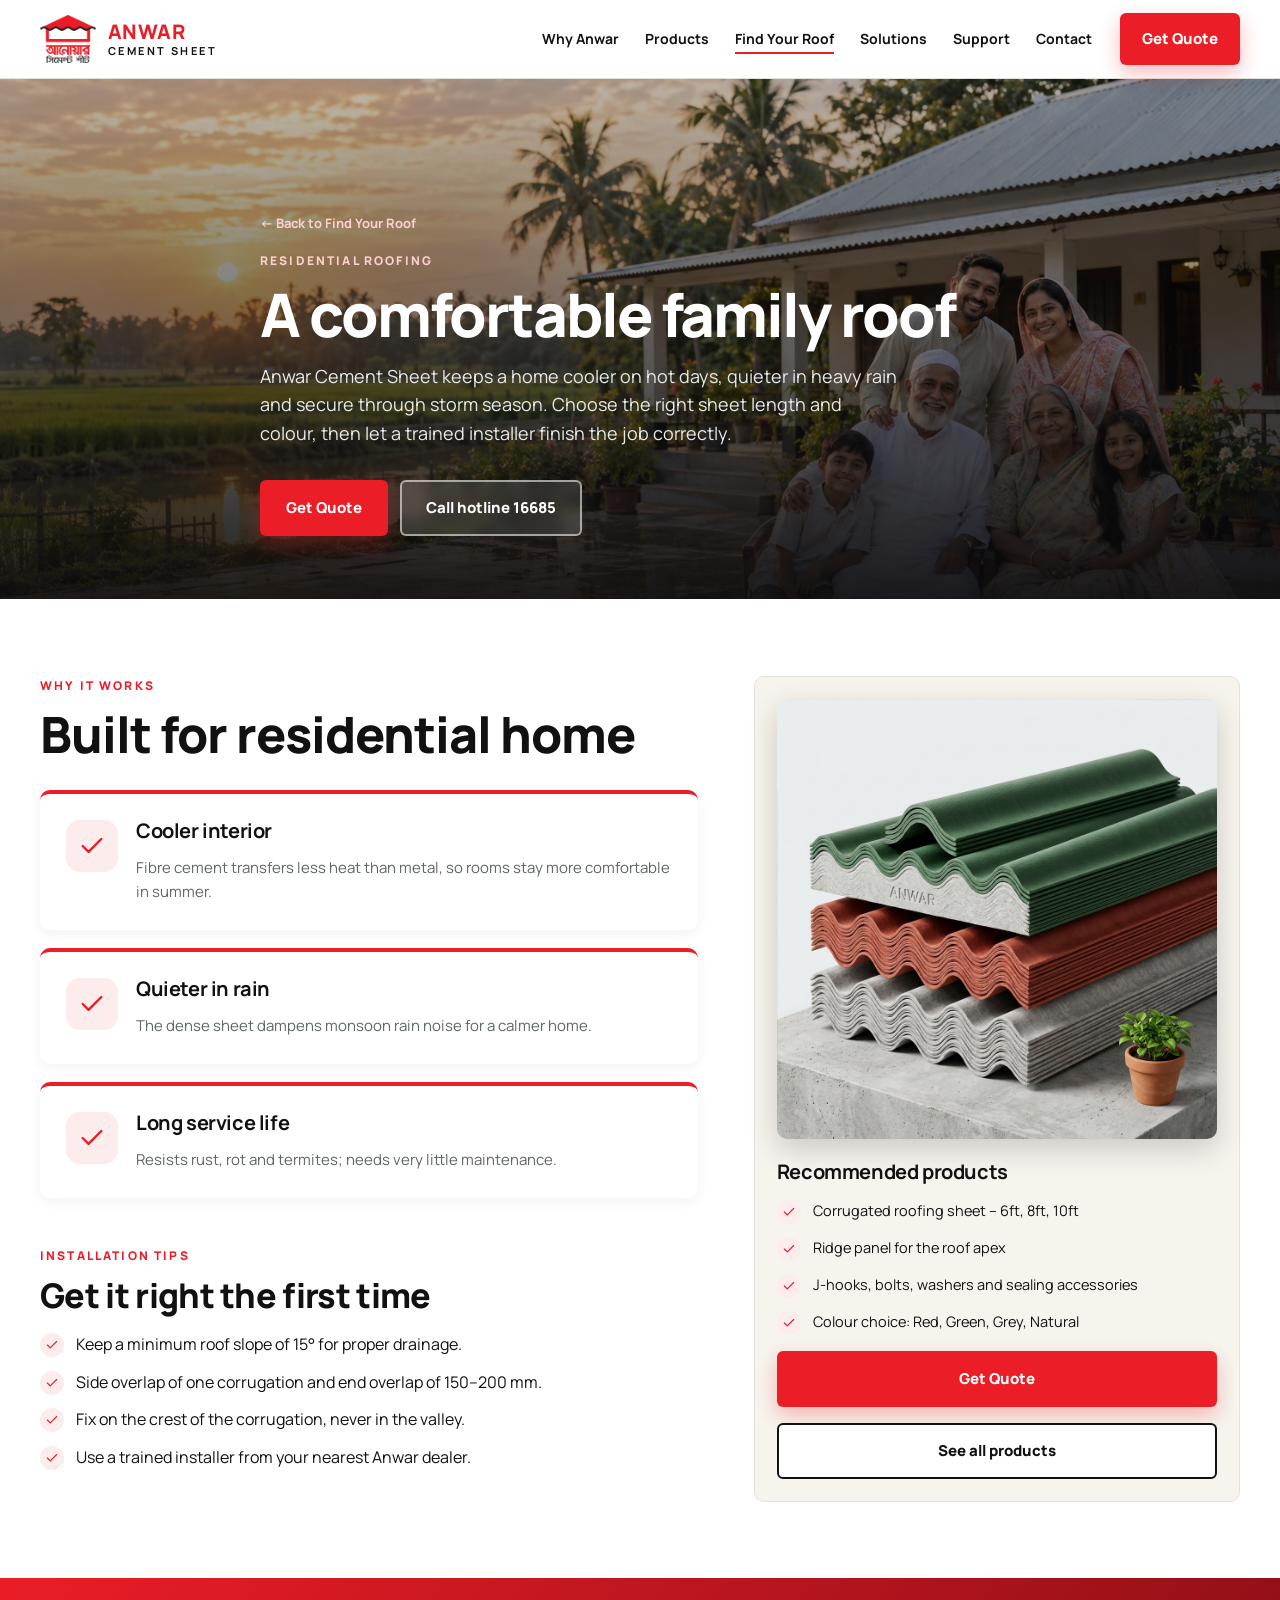
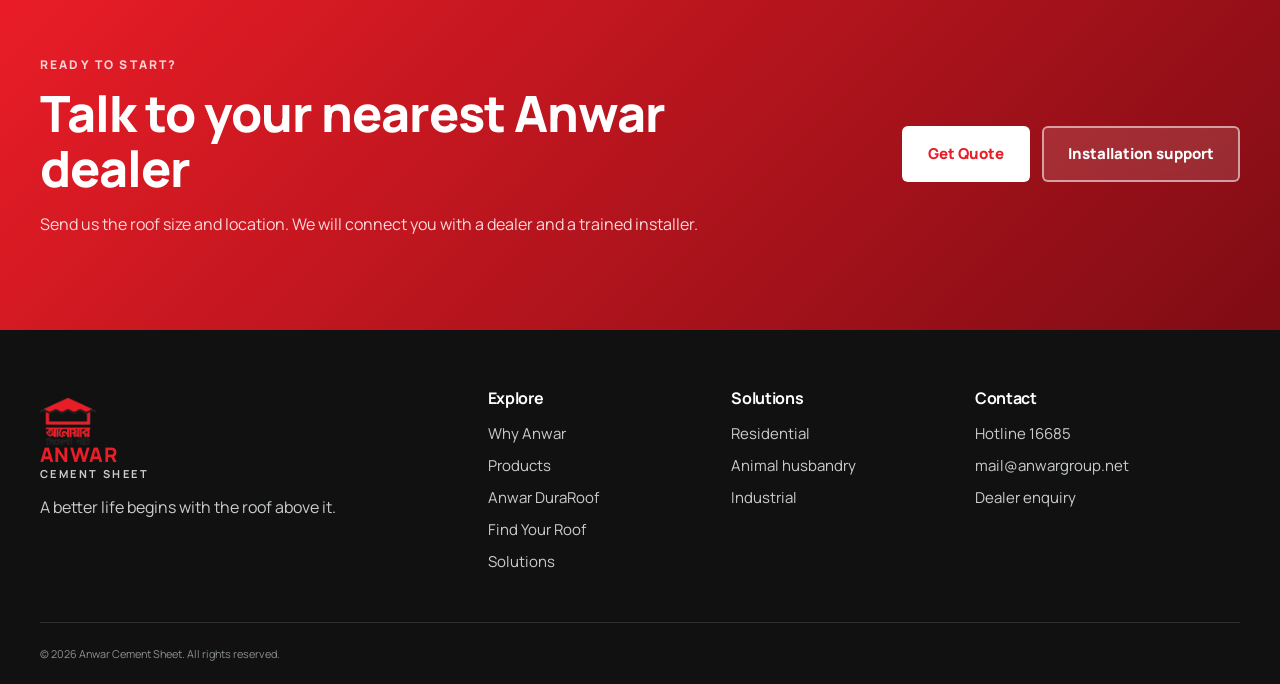
<file: residential.html>
<!doctype html>
<html lang="en">
<head>
  <meta charset="utf-8">
  <meta name="viewport" content="width=device-width, initial-scale=1">
  <title>Residential home | Anwar Cement Sheet</title>
  <meta name="description" content="Anwar Cement Sheet keeps a home cooler on hot days, quieter in heavy rain and secure through storm season. Choose the right sheet length and colour, then let a trained installer finish the job correctly.">
  <link rel="icon" type="image/png" href="assets/logo-512.png">
  <meta property="og:type" content="website">
  <meta property="og:site_name" content="Anwar Cement Sheet">
  <meta property="og:title" content="Residential Roofing | Anwar Cement Sheet">
  <meta property="og:description" content="A cooler, quieter and longer-lasting roof for family homes. Natural grey and three colours.">
  <meta property="og:image" content="https://anwar-cement-sheet.vercel.app/assets/cat-residential.jpg">
  <meta property="og:image:width" content="1000">
  <meta property="og:image:height" content="1000">
  <meta property="og:url" content="https://anwar-cement-sheet.vercel.app/residential.html">
  <meta property="og:locale" content="en_GB">
  <meta name="twitter:card" content="summary_large_image">
  <meta name="twitter:title" content="Residential Roofing | Anwar Cement Sheet">
  <meta name="twitter:description" content="A cooler, quieter and longer-lasting roof for family homes. Natural grey and three colours.">
  <meta name="twitter:image" content="https://anwar-cement-sheet.vercel.app/assets/cat-residential.jpg">
  <meta name="theme-color" content="#eb1d27">
  <link rel="canonical" href="https://anwar-cement-sheet.vercel.app/residential.html">
  <link rel="preconnect" href="https://fonts.googleapis.com">
  <link rel="preconnect" href="https://fonts.gstatic.com" crossorigin>
  <link href="https://fonts.googleapis.com/css2?family=Manrope:wght@400;500;600;700;800&family=Hind+Siliguri:wght@400;500;600;700&display=swap" rel="stylesheet">
  <link rel="stylesheet" href="css/style.css?v=20261005i">
</head>
<body class="page-detail">

  <header class="site-header" id="top">
    <nav class="wrap nav" aria-label="Primary">
      <a class="brand" href="index.html">
        <img src="assets/logo-512.png" alt="Anwar Cement Sheet logo" width="56" height="47">
        <span class="brand-text"><strong>ANWAR</strong><small>CEMENT SHEET</small></span>
      </a>
      <ul class="navlinks" id="navlinks">
        <li><a href="why.html">Why Anwar</a></li>
        <li><a href="products.html">Products</a></li>
        <li><a href="find-your-roof.html" class="is-current">Find Your Roof</a></li>
        <li><a href="solutions.html">Solutions</a></li>
        <li><a href="support.html">Support</a></li>
        <li><a href="contact.html">Contact</a></li>
      </ul>
      <a class="btn btn-primary nav-cta" href="index.html?type=Residential%20home#contact">Get Quote</a>
      <button class="nav-toggle" id="navToggle" aria-label="Open menu" aria-expanded="false" aria-controls="navlinks"><span></span><span></span><span></span></button>
    </nav>
  </header>

  <main>
    <section class="detail-hero" style="background-image:url('assets/hero/hero-1.jpg')">
      <div class="wrap detail-hero-copy">
        <a href="find-your-roof.html" class="crumb">← Back to Find Your Roof</a>
        <p class="eyebrow">Residential roofing</p>
        <h1>A comfortable family roof</h1>
        <p class="lead">Anwar Cement Sheet keeps a home cooler on hot days, quieter in heavy rain and secure through storm season. Choose the right sheet length and colour, then let a trained installer finish the job correctly.</p>
        <div class="actions">
          <a class="btn btn-primary" href="index.html?type=Residential%20home#contact">Get Quote</a>
          <a class="btn btn-ghost" href="tel:16685">Call hotline 16685</a>
        </div>
      </div>
    </section>

    <section class="detail-body">
      <div class="wrap detail-grid">
        <div>
          <p class="eyebrow eyebrow-red">Why it works</p>
          <h2>Built for residential home</h2>
          <div class="detail-benefits"><div class="benefit"><span class="benefit-icon"><svg fill="none" stroke="currentColor" stroke-width="2" stroke-linecap="round" stroke-linejoin="round" viewBox="0 0 24 24" aria-hidden="true"><path d="M20 6 9 17l-5-5"/></svg></span><h4>Cooler interior</h4><p>Fibre cement transfers less heat than metal, so rooms stay more comfortable in summer.</p></div><div class="benefit"><span class="benefit-icon"><svg fill="none" stroke="currentColor" stroke-width="2" stroke-linecap="round" stroke-linejoin="round" viewBox="0 0 24 24" aria-hidden="true"><path d="M20 6 9 17l-5-5"/></svg></span><h4>Quieter in rain</h4><p>The dense sheet dampens monsoon rain noise for a calmer home.</p></div><div class="benefit"><span class="benefit-icon"><svg fill="none" stroke="currentColor" stroke-width="2" stroke-linecap="round" stroke-linejoin="round" viewBox="0 0 24 24" aria-hidden="true"><path d="M20 6 9 17l-5-5"/></svg></span><h4>Long service life</h4><p>Resists rust, rot and termites; needs very little maintenance.</p></div></div>

          <p class="eyebrow eyebrow-red" style="margin-top:48px">Installation tips</p>
          <h3>Get it right the first time</h3>
          <ul class="ticks"><li><span class="tick"><svg fill="none" stroke="currentColor" stroke-width="2" stroke-linecap="round" stroke-linejoin="round" viewBox="0 0 24 24" aria-hidden="true"><path d="M20 6 9 17l-5-5"/></svg></span>Keep a minimum roof slope of 15° for proper drainage.</li><li><span class="tick"><svg fill="none" stroke="currentColor" stroke-width="2" stroke-linecap="round" stroke-linejoin="round" viewBox="0 0 24 24" aria-hidden="true"><path d="M20 6 9 17l-5-5"/></svg></span>Side overlap of one corrugation and end overlap of 150–200 mm.</li><li><span class="tick"><svg fill="none" stroke="currentColor" stroke-width="2" stroke-linecap="round" stroke-linejoin="round" viewBox="0 0 24 24" aria-hidden="true"><path d="M20 6 9 17l-5-5"/></svg></span>Fix on the crest of the corrugation, never in the valley.</li><li><span class="tick"><svg fill="none" stroke="currentColor" stroke-width="2" stroke-linecap="round" stroke-linejoin="round" viewBox="0 0 24 24" aria-hidden="true"><path d="M20 6 9 17l-5-5"/></svg></span>Use a trained installer from your nearest Anwar dealer.</li></ul>
        </div>
        <aside class="detail-side">
          <div class="finder-img" style="background-image:url('assets/cat-residential.jpg')" role="img" aria-label="Residential home"></div>
          <h4>Recommended products</h4>
          <ul class="ticks small"><li><span class="tick"><svg fill="none" stroke="currentColor" stroke-width="2" stroke-linecap="round" stroke-linejoin="round" viewBox="0 0 24 24" aria-hidden="true"><path d="M20 6 9 17l-5-5"/></svg></span>Corrugated roofing sheet – 6ft, 8ft, 10ft</li><li><span class="tick"><svg fill="none" stroke="currentColor" stroke-width="2" stroke-linecap="round" stroke-linejoin="round" viewBox="0 0 24 24" aria-hidden="true"><path d="M20 6 9 17l-5-5"/></svg></span>Ridge panel for the roof apex</li><li><span class="tick"><svg fill="none" stroke="currentColor" stroke-width="2" stroke-linecap="round" stroke-linejoin="round" viewBox="0 0 24 24" aria-hidden="true"><path d="M20 6 9 17l-5-5"/></svg></span>J-hooks, bolts, washers and sealing accessories</li><li><span class="tick"><svg fill="none" stroke="currentColor" stroke-width="2" stroke-linecap="round" stroke-linejoin="round" viewBox="0 0 24 24" aria-hidden="true"><path d="M20 6 9 17l-5-5"/></svg></span>Colour choice: Red, Green, Grey, Natural</li></ul>
          <a class="btn btn-primary" href="index.html?type=Residential%20home#contact">Get Quote</a>
          <a class="btn btn-outline" href="products.html">See all products</a>
        </aside>
      </div>
    </section>

    <section class="contact detail-cta">
      <div class="wrap detail-cta-inner">
        <div>
          <p class="eyebrow">Ready to start?</p>
          <h2>Talk to your nearest Anwar dealer</h2>
          <p>Send us the roof size and location. We will connect you with a dealer and a trained installer.</p>
        </div>
        <div class="actions">
          <a class="btn btn-light" href="index.html?type=Residential%20home#contact">Get Quote</a>
          <a class="btn btn-ghost" href="support.html">Installation support</a>
        </div>
      </div>
    </section>
  </main>

  <footer class="site-footer">
    <div class="wrap foot">
      <div>
        <a class="brand brand-light" href="index.html"><img src="assets/logo-512.png" alt="" width="64" height="54"><span class="brand-text"><strong>ANWAR</strong><small>CEMENT SHEET</small></span></a>
        <p>A better life begins with the roof above it.</p>
      </div>
      <div><h4>Explore</h4><a href="why.html">Why Anwar</a><a href="products.html">Products</a><a href="products.html#duraroof">Anwar DuraRoof</a><a href="find-your-roof.html">Find Your Roof</a><a href="solutions.html">Solutions</a></div>
      <div><h4>Solutions</h4><a href="residential.html">Residential</a><a href="farm.html">Animal husbandry</a><a href="industrial.html">Industrial</a></div>
      <div><h4>Contact</h4><a href="tel:16685">Hotline 16685</a><a href="mailto:mail@anwargroup.net">mail@anwargroup.net</a><a href="contact.html">Dealer enquiry</a></div>
    </div>
    <div class="wrap copyright"><small>© <span id="year"></span> Anwar Cement Sheet. All rights reserved.</small></div>
  </footer>

  <script src="js/main.js?v=20261005i"></script>
  <script src="js/modals.js?v=20261005i"></script>
</body>
</html>
</file>
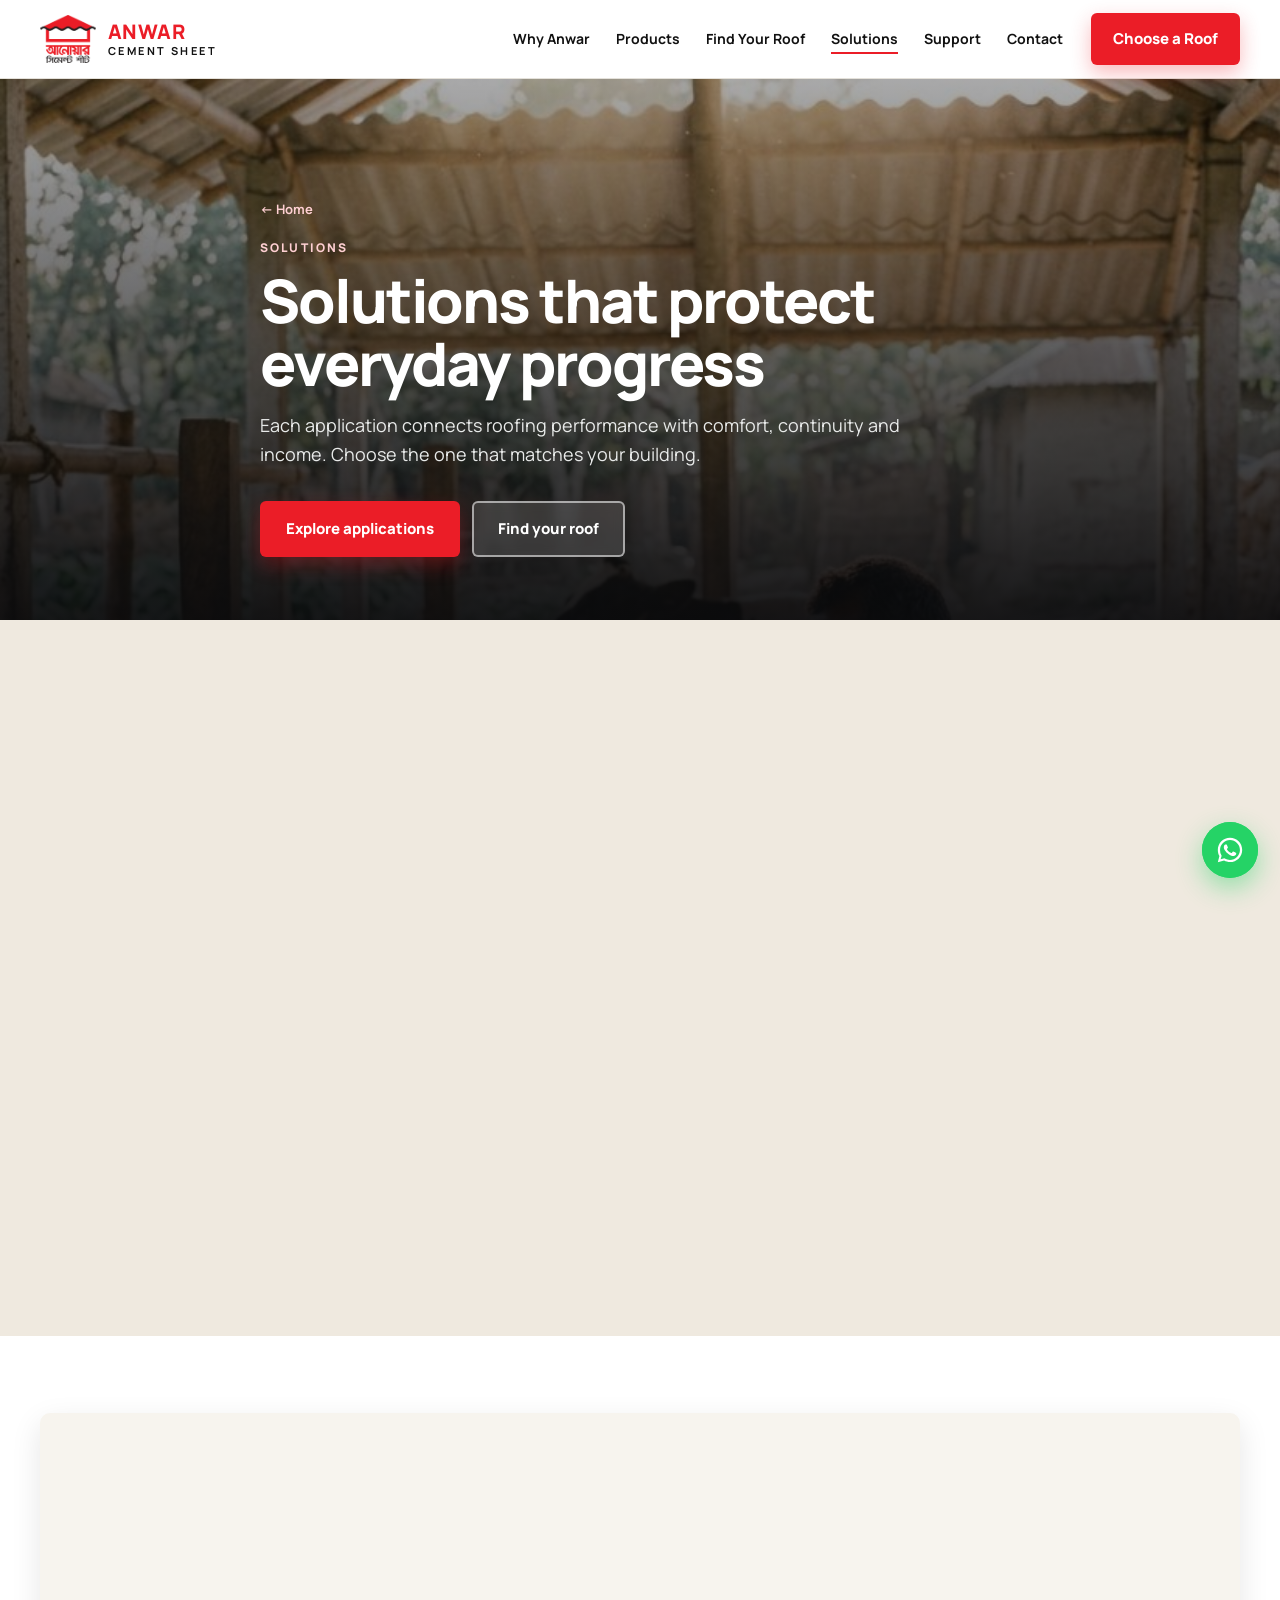
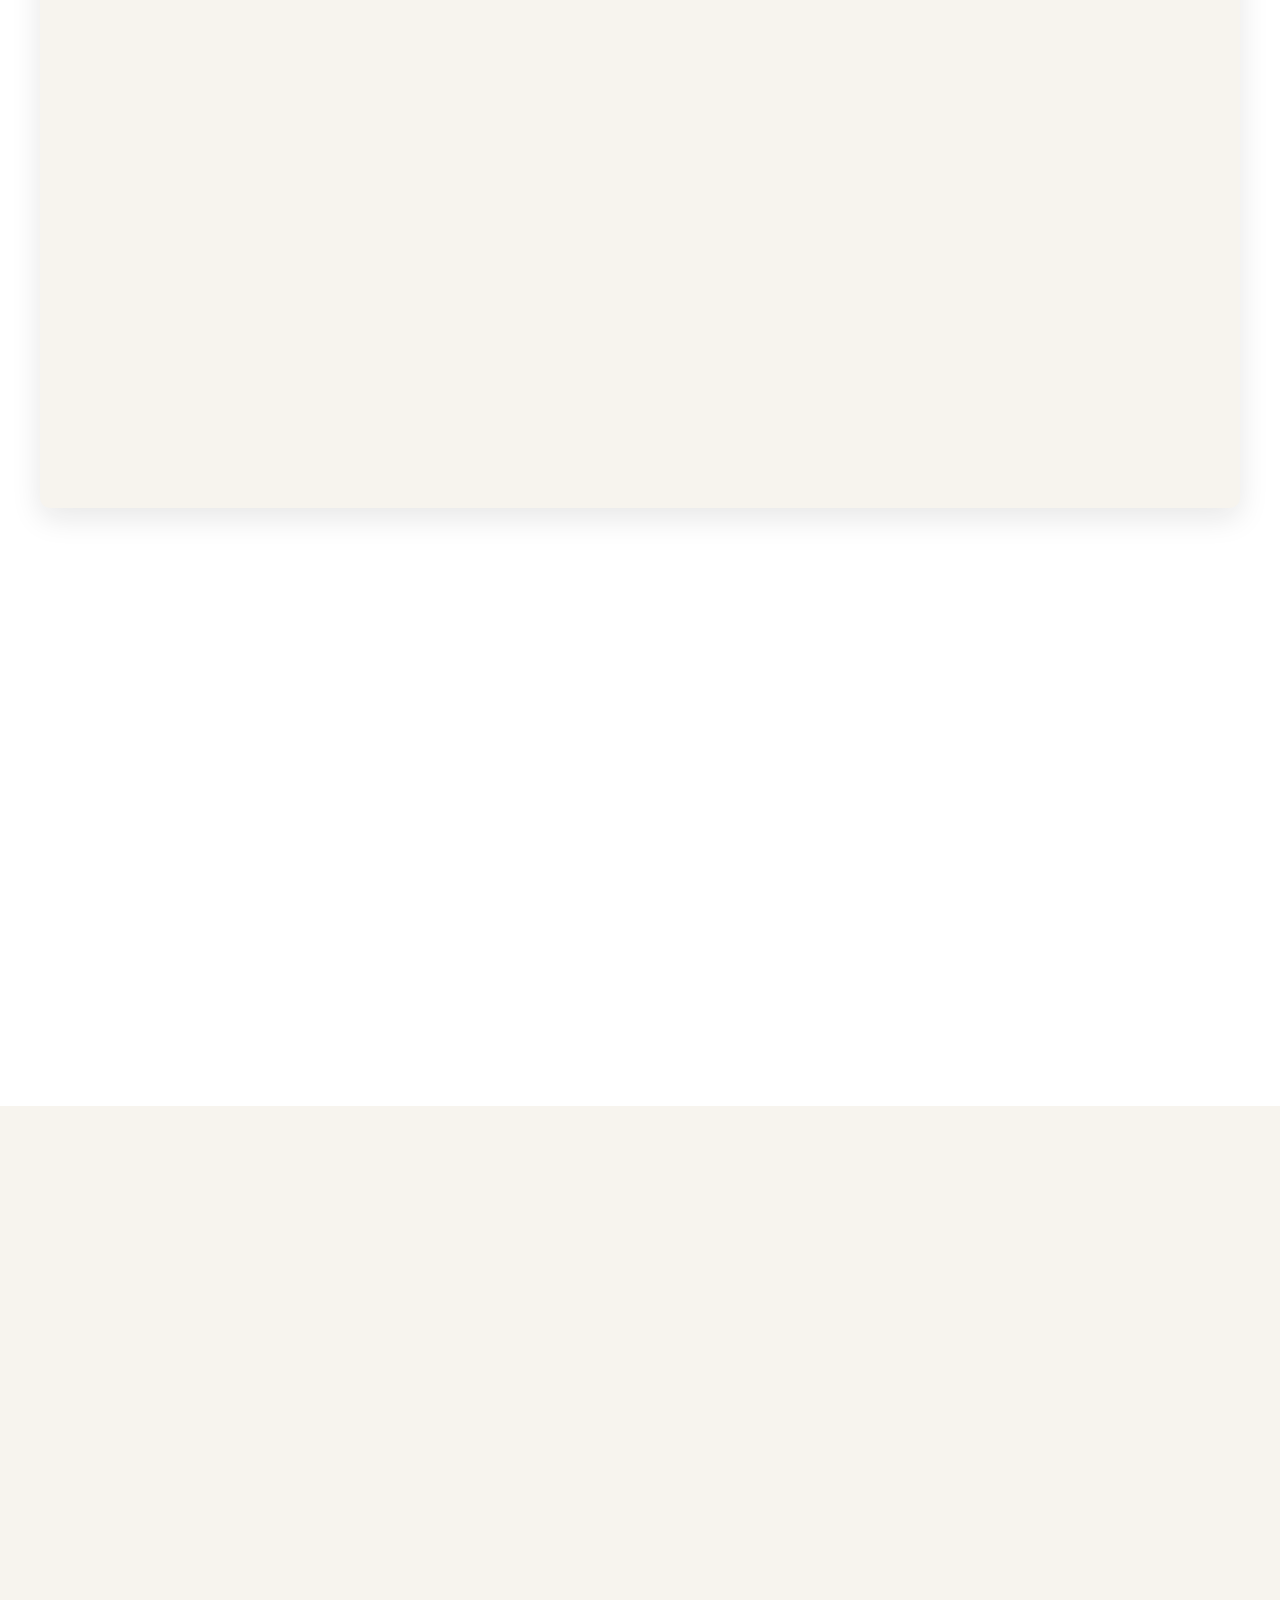
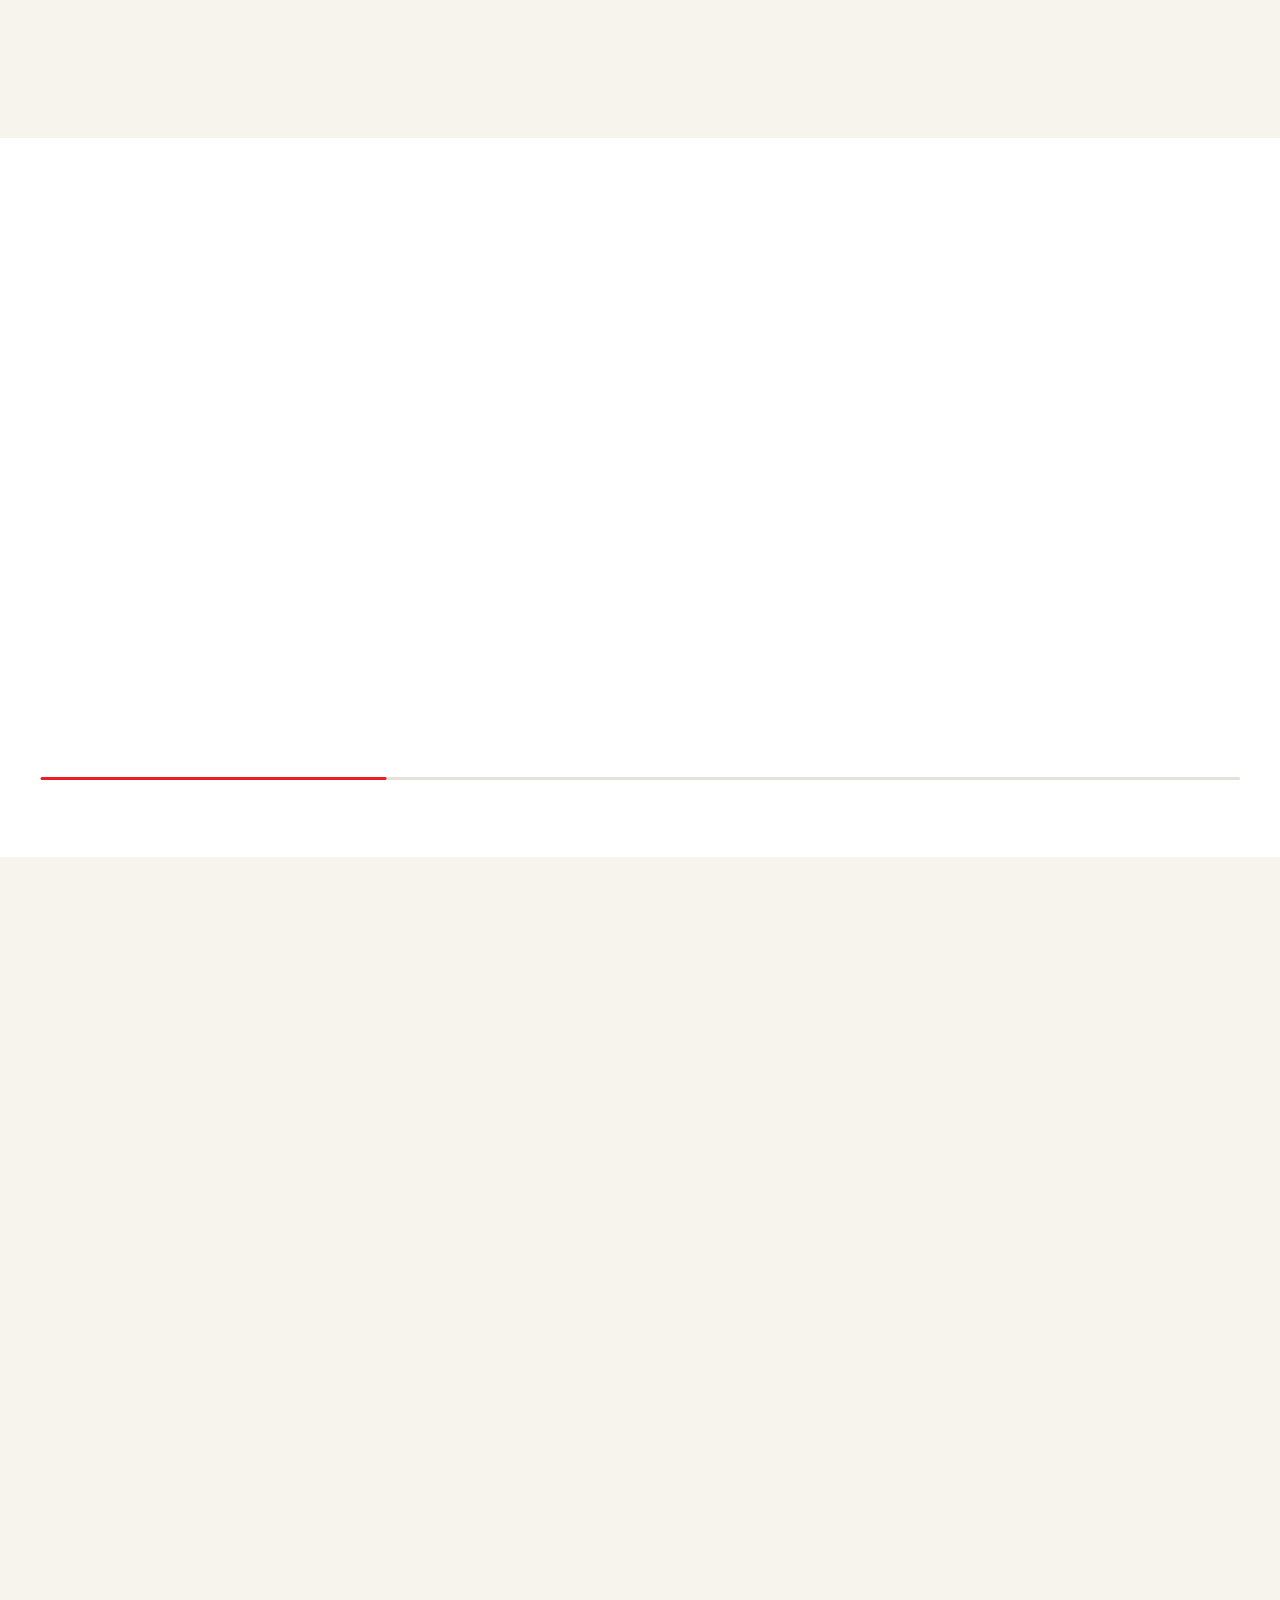
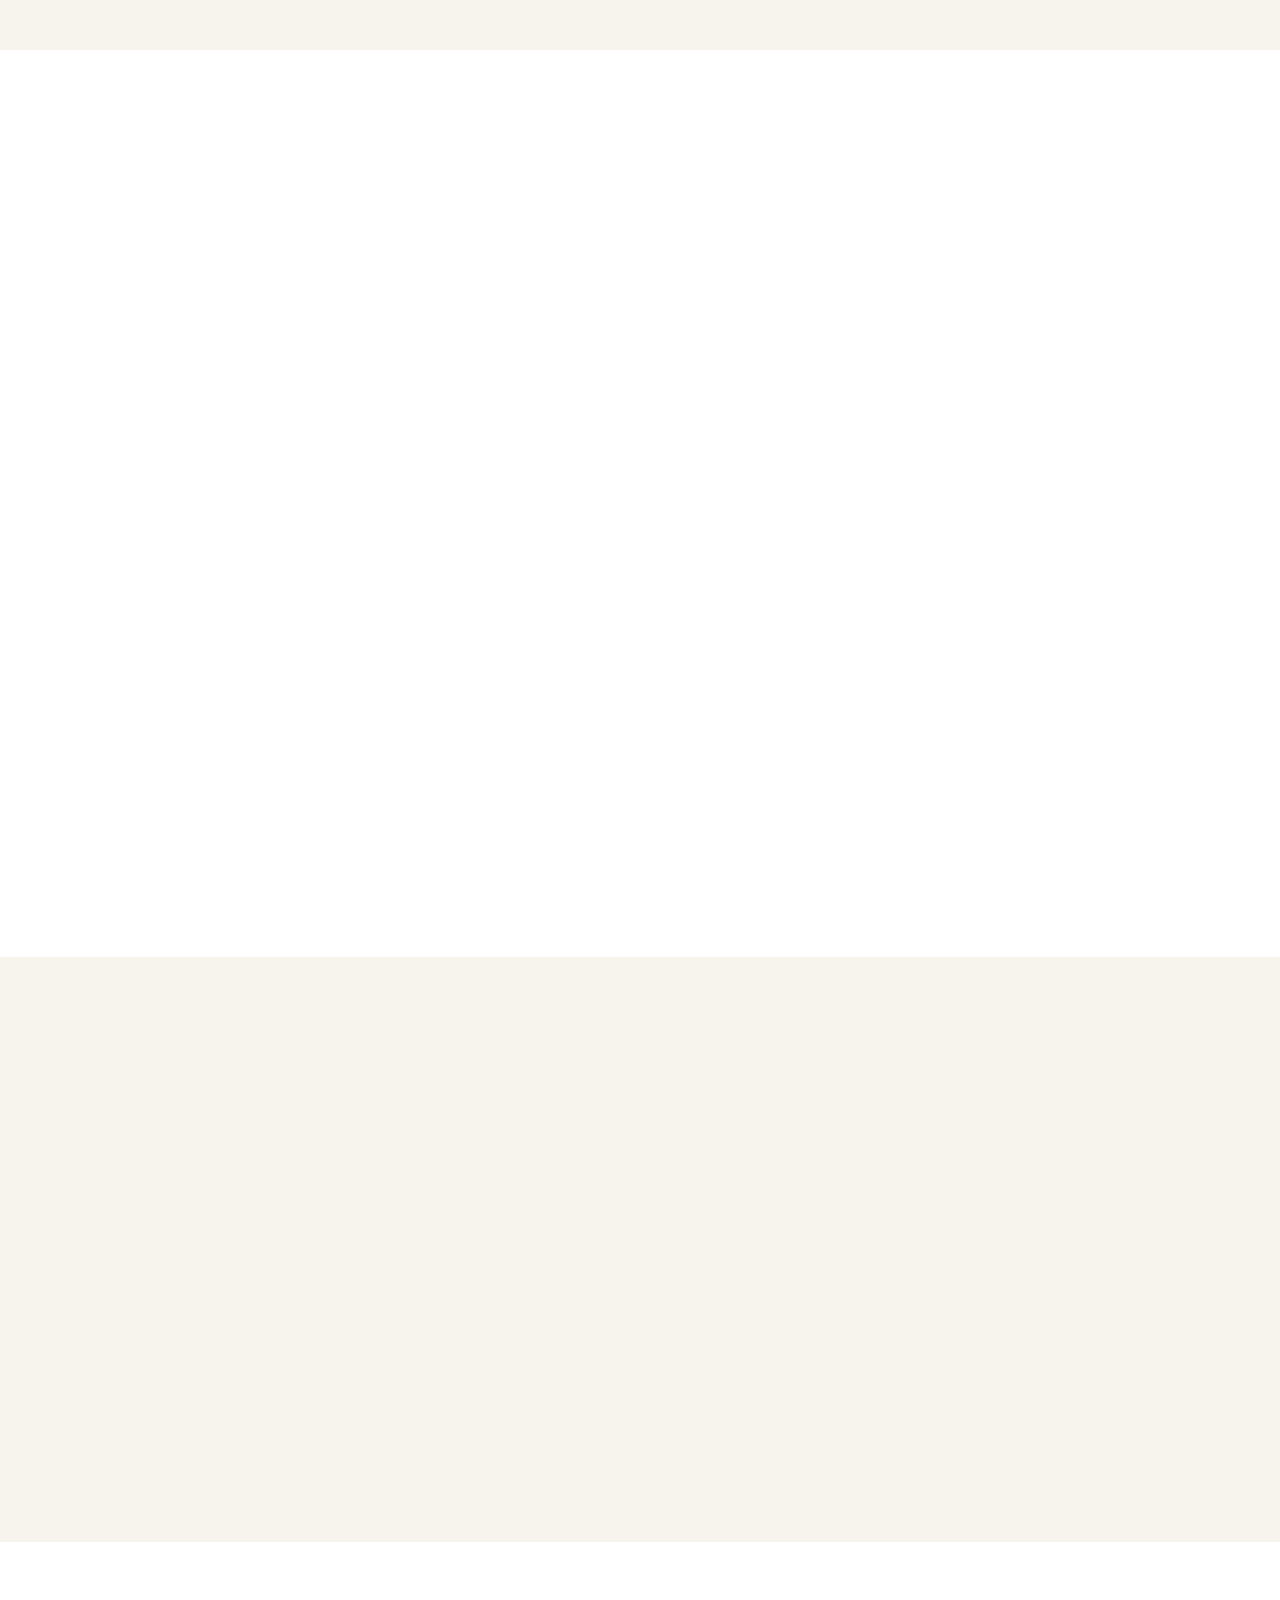
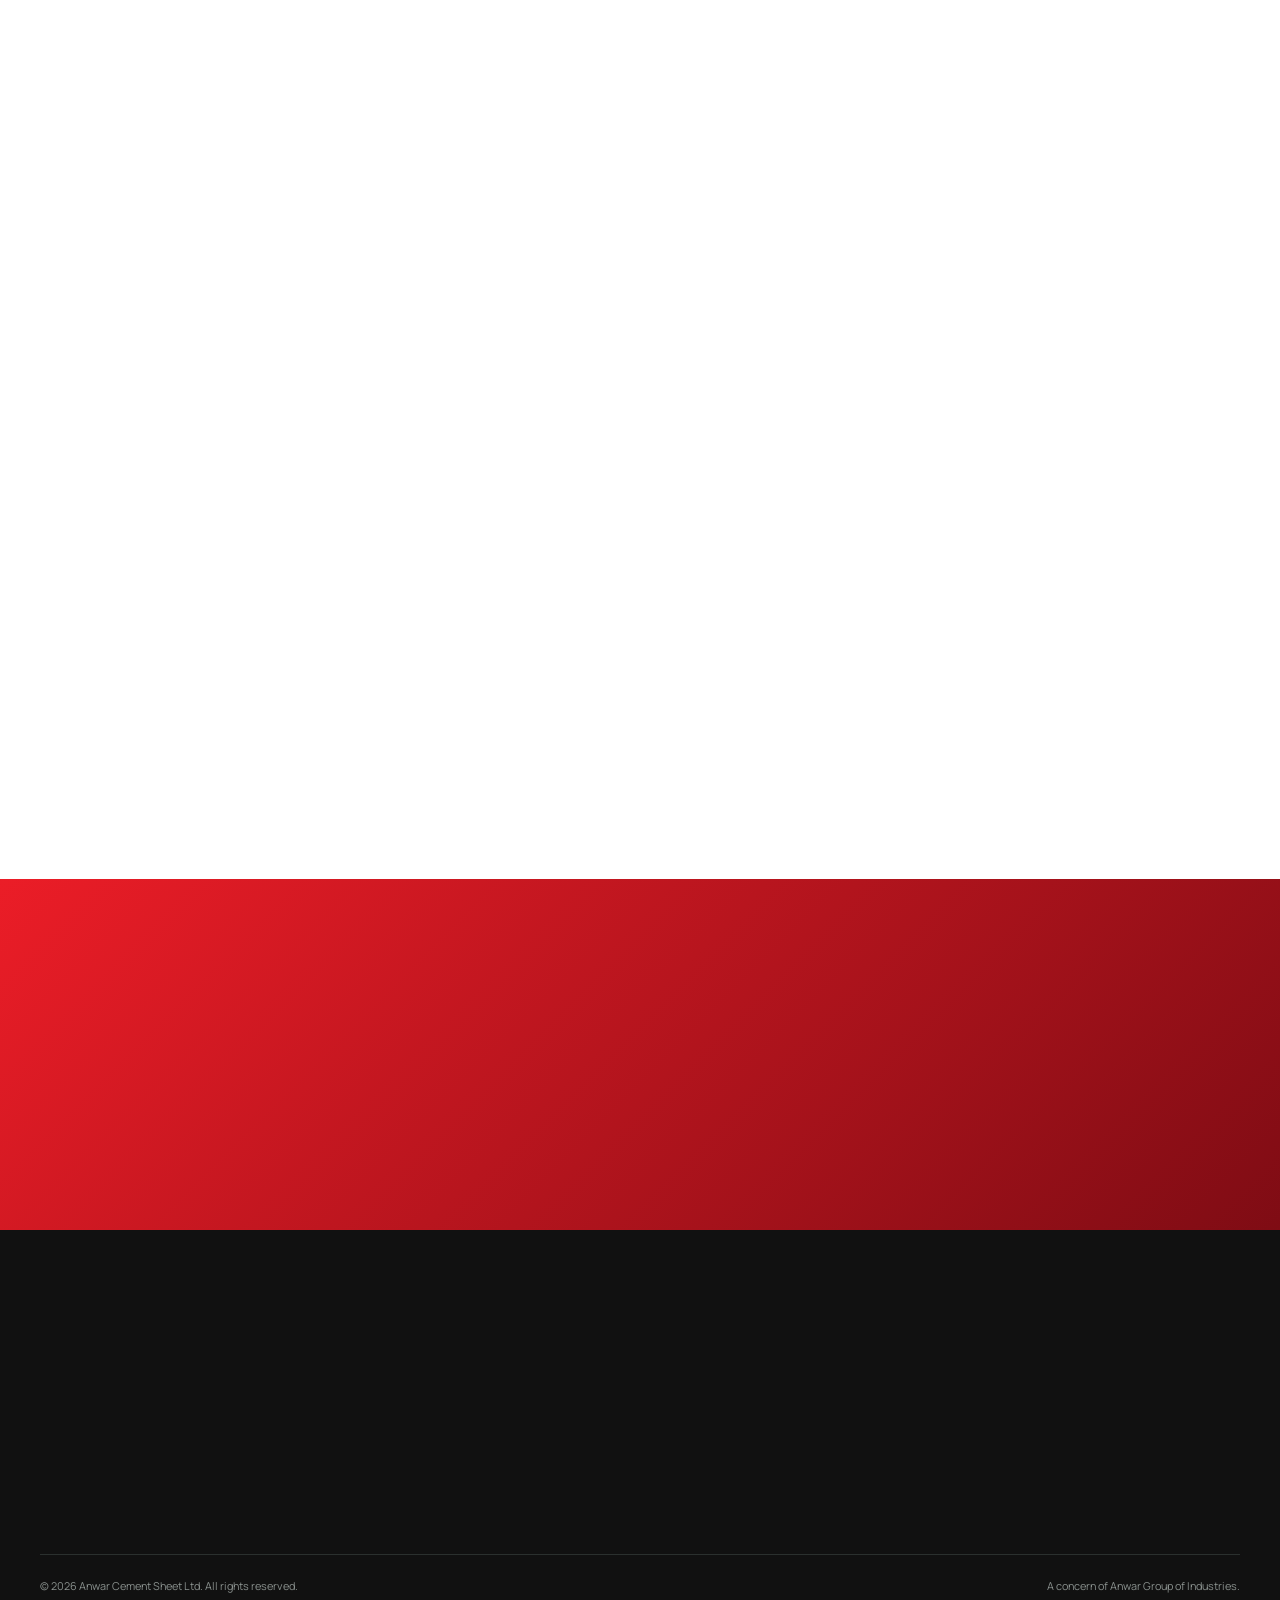
<file: solutions.html>
<!doctype html>
<html lang="en">
<head>
  <meta charset="utf-8">
  <meta name="viewport" content="width=device-width, initial-scale=1">
  <title>Solutions | Homes, Farms and Industry | Anwar Cement Sheet</title>
  <meta name="description" content="Anwar Cement Sheet solutions for residential homes, dairy and poultry farms, and industrial buildings, with reported farm outcomes and application guidance.">
  <link rel="icon" type="image/png" href="assets/logo-512.png">
  <meta property="og:type" content="website">
  <meta property="og:site_name" content="Anwar Cement Sheet">
  <meta property="og:title" content="Solutions | Homes, Farms and Industry | Anwar Cement Sheet">
  <meta property="og:description" content="Anwar Cement Sheet solutions for residential homes, dairy and poultry farms, and industrial buildings, with reported farm outcomes and application guidance.">
  <meta property="og:image" content="https://anwar-cement-sheet.vercel.app/assets/solution-family.jpg">
  <meta property="og:url" content="https://anwar-cement-sheet.vercel.app/solutions.html">
  <meta property="og:locale" content="en_GB">
  <meta name="twitter:card" content="summary_large_image">
  <meta name="twitter:title" content="Solutions | Homes, Farms and Industry | Anwar Cement Sheet">
  <meta name="twitter:description" content="Anwar Cement Sheet solutions for residential homes, dairy and poultry farms, and industrial buildings, with reported farm outcomes and application guidance.">
  <meta name="twitter:image" content="https://anwar-cement-sheet.vercel.app/assets/solution-family.jpg">
  <meta name="theme-color" content="#eb1d27">
  <link rel="canonical" href="https://anwar-cement-sheet.vercel.app/solutions.html">
  <link rel="preconnect" href="https://fonts.googleapis.com">
  <link rel="preconnect" href="https://fonts.gstatic.com" crossorigin>
  <link href="https://fonts.googleapis.com/css2?family=Manrope:wght@400;500;600;700;800&family=Hind+Siliguri:wght@400;500;600;700&display=swap" rel="stylesheet">
  <link rel="stylesheet" href="css/style.css?v=20261005i">
</head>
<body class="page-detail">

  <header class="site-header" id="top">
    <nav class="wrap nav" aria-label="Primary">
      <a class="brand" href="index.html">
        <img src="assets/logo-512.png" alt="Anwar Cement Sheet logo" width="56" height="47">
        <span class="brand-text"><strong>ANWAR</strong><small>CEMENT SHEET</small></span>
      </a>
      <ul class="navlinks" id="navlinks">
        <li><a href="why.html">Why Anwar</a></li>
        <li><a href="products.html">Products</a></li>
        <li><a href="find-your-roof.html">Find Your Roof</a></li>
        <li><a href="solutions.html" class="is-current">Solutions</a></li>
        <li><a href="support.html">Support</a></li>
        <li><a href="contact.html">Contact</a></li>
      </ul>
      <a class="btn btn-primary nav-cta" href="find-your-roof.html">Choose a Roof</a>
      <button class="nav-toggle" id="navToggle" aria-label="Open menu" aria-expanded="false" aria-controls="navlinks"><span></span><span></span><span></span></button>
    </nav>
  </header>

  <main>
    <section class="detail-hero page-hero" style="background-image:url('assets/story-dairy.jpg')">
      <div class="wrap detail-hero-copy">
        <a href="index.html" class="crumb">← Home</a>
        <p class="eyebrow">Solutions</p>
        <h1>Solutions that protect everyday progress</h1>
        <p class="lead">Each application connects roofing performance with comfort, continuity and income. Choose the one that matches your building.</p>
        <div class="actions"><a class="btn btn-primary" href="#apps">Explore applications</a><a class="btn btn-ghost" href="find-your-roof.html">Find your roof</a></div>
      </div>
    </section>

    <section class="solutions" id="apps" data-anim-scope>
      <div class="wrap">
        <div class="section-head" data-anim="down"><div><p class="eyebrow eyebrow-red">Applications</p><h2>Three ways the roof works for you</h2></div><p>Open an application for benefits, recommended products and installation tips.</p></div>
        <div class="app3">
          <article class="appcard hover-zoom" data-anim="left" style="background-image:url('assets/solution-family.jpg')">
            <h3>Residential home</h3>
            <p>Up to 12°C cooler rooms, less rain noise and a roof that does not rust. Natural grey or coloured.</p>
            <a href="residential.html" class="link link-light">Residential roofing →</a>
          </article>
          <article class="appcard hover-zoom" data-anim="up" style="--d:.12s;background-image:url('assets/cat-farm.jpg')">
            <h3>Animal husbandry</h3>
            <p>Cooler, drier and quieter sheds for cattle and poultry. Resistant to ammonia and humidity.</p>
            <a href="farm.html" class="link link-light">Farm roofing →</a>
          </article>
          <article class="appcard hover-zoom" data-anim="right" style="--d:.24s;background-image:url('assets/cat-industrial.jpg')">
            <h3>Industrial building</h3>
            <p>Fire resistant to 1200°C, chemical resistant and consistent, with bulk supply for long-span sheds.</p>
            <a href="industrial.html" class="link link-light">Industrial roofing →</a>
          </article>
        </div>
      </div>
    </section>

    <section class="impact" data-anim-scope>
      <div class="wrap">
        <div class="story">
          <div class="story-img" data-anim="left" style="background-image:url('assets/story-dairy.jpg')"></div>
          <div class="story-copy" data-anim="right">
            <p class="eyebrow eyebrow-red">Farm outcomes</p>
            <h3>When the shed is calmer, the farm can perform better</h3>
            <p>Heat stress lowers welfare and yield. Anwar Cement Sheet Ltd. reports the following outcomes from farm sheds roofed with its sheet, compared with conventional metal roofing.</p>
            <div class="metrics">
              <div class="hover-zoom" data-anim="up" style="--d:.5s"><strong>90%</strong><span>reduction in heat-stroke mortality reported</span></div>
              <div class="hover-zoom" data-anim="up" style="--d:.62s"><strong>30%</strong><span>boost in bird growth reported</span></div>
              <div class="hover-zoom" data-anim="up" style="--d:.74s"><strong>25%</strong><span>boost in animal growth reported</span></div>
              <div class="hover-zoom" data-anim="up" style="--d:.86s"><strong>12°C</strong><span>lower temperature under the roof, up to</span></div>
            </div>
            <p class="note">Figures as published by Anwar Cement Sheet Ltd. Results depend on shed design, ventilation and management.</p>
          </div>
        </div>
      </div>
    </section>

    <section class="detail-body" data-anim-scope>
      <div class="wrap">
        <div class="section-head" data-anim="down"><div><p class="eyebrow eyebrow-red">Where it is used</p><h2>One sheet, many buildings</h2></div><p>Beyond homes and farms, the sheet is used wherever a durable, cool and fire-safe roof matters.</p></div>
        <div class="use-grid"><div class="use hover-zoom" data-anim="up" style="--d:0.00s"><span class="use-ico"><svg fill="none" stroke="currentColor" stroke-width="2" stroke-linecap="round" stroke-linejoin="round" viewBox="0 0 24 24" aria-hidden="true"><path d="M3 11l9-8 9 8"/><path d="M5 10v10h14V10"/><path d="M10 20v-6h4v6"/></svg></span><strong>Houses</strong><span>Village and semi-urban family homes, extensions and verandas.</span></div><div class="use hover-zoom" data-anim="up" style="--d:0.07s"><span class="use-ico"><svg fill="none" stroke="currentColor" stroke-width="2" stroke-linecap="round" stroke-linejoin="round" viewBox="0 0 24 24" aria-hidden="true"><path d="M4 8c-1.5 0-2.5-1.2-2.5-2.5M20 8c1.5 0 2.5-1.2 2.5-2.5"/><path d="M6 8h12l1 6a7 7 0 0 1-14 0z"/><path d="M9 17h6"/><circle cx="9.5" cy="12" r="1"/><circle cx="14.5" cy="12" r="1"/><path d="M6 8V5M18 8V5"/></svg></span><strong>Dairy farms</strong><span>Cattle sheds where heat, ammonia and condensation must be controlled.</span></div><div class="use hover-zoom" data-anim="up" style="--d:0.14s"><span class="use-ico"><svg fill="none" stroke="currentColor" stroke-width="2" stroke-linecap="round" stroke-linejoin="round" viewBox="0 0 24 24" aria-hidden="true"><path d="M4 8c-1.5 0-2.5-1.2-2.5-2.5M20 8c1.5 0 2.5-1.2 2.5-2.5"/><path d="M6 8h12l1 6a7 7 0 0 1-14 0z"/><path d="M9 17h6"/><circle cx="9.5" cy="12" r="1"/><circle cx="14.5" cy="12" r="1"/><path d="M6 8V5M18 8V5"/></svg></span><strong>Poultry farms</strong><span>Broiler and layer houses that need a cooler, quieter environment.</span></div><div class="use hover-zoom" data-anim="up" style="--d:0.21s"><span class="use-ico"><svg fill="none" stroke="currentColor" stroke-width="2" stroke-linecap="round" stroke-linejoin="round" viewBox="0 0 24 24" aria-hidden="true"><path d="M2 20V8l6 4V8l6 4V8l6 4v8Z"/><path d="M17 4h2v6h-2z"/><path d="M6 20v-3M10 20v-3M14 20v-3"/></svg></span><strong>Industrial sheds</strong><span>Warehouses, workshops, rice mills and processing plants.</span></div><div class="use hover-zoom" data-anim="up" style="--d:0.28s"><span class="use-ico"><svg fill="none" stroke="currentColor" stroke-width="2" stroke-linecap="round" stroke-linejoin="round" viewBox="0 0 24 24" aria-hidden="true"><path d="M17 21v-2a4 4 0 0 0-4-4H5a4 4 0 0 0-4 4v2"/><circle cx="9" cy="7" r="4"/><path d="M23 21v-2a4 4 0 0 0-3-3.9M16 3.1a4 4 0 0 1 0 7.8"/></svg></span><strong>Mosques and schools</strong><span>Public buildings that need a fire-safe, low-maintenance roof.</span></div><div class="use hover-zoom" data-anim="up" style="--d:0.35s"><span class="use-ico"><svg fill="none" stroke="currentColor" stroke-width="2" stroke-linecap="round" stroke-linejoin="round" viewBox="0 0 24 24" aria-hidden="true"><path d="M3 9l1.5-5h15L21 9"/><path d="M3 9a3 3 0 0 0 6 0 3 3 0 0 0 6 0 3 3 0 0 0 6 0"/><path d="M5 12v9h14v-9"/><path d="M10 21v-6h4v6"/></svg></span><strong>Markets and shops</strong><span>Bazaars, market sheds and roadside commercial buildings.</span></div></div>
      </div>
    </section>

    <section class="detail-body alt" id="industries" data-anim-scope>
      <div class="wrap two-col even">
        <div data-anim="left">
          <p class="eyebrow eyebrow-red">Suitable industries</p><h2 class="h-stack">One roof for every industry</h2><p class="lede">Anwar DuraRoof is applicable for all kinds of industries, particularly those with aggressive, humid or high-heat environments.</p>
          <div class="ind-chips"><span class="ind-chip">Spinning</span><span class="ind-chip">Salt</span><span class="ind-chip">Ceramic</span><span class="ind-chip">Battery</span><span class="ind-chip">Jute</span><span class="ind-chip">Sugar</span><span class="ind-chip">Oil refinery</span><span class="ind-chip">Bitumen plant</span><span class="ind-chip">Leather</span><span class="ind-chip">Ready-made garments</span><span class="ind-chip">Livestock</span><span class="ind-chip">Petroleum</span><span class="ind-chip">Plastic</span><span class="ind-chip">Tobacco</span><span class="ind-chip">Pharmaceuticals</span><span class="ind-chip">Auto rice</span><span class="ind-chip">Dyeing &amp; washing</span><span class="ind-chip">Auto-brick fields</span><span class="ind-chip">Steel</span><span class="ind-chip">Textile</span><span class="ind-chip">Chemical</span><span class="ind-chip">Paper</span><span class="ind-chip">Fertilizer</span><span class="ind-chip">Tea</span></div>
        </div>
        <figure class="frame tall" data-anim="right"><img src="assets/duraroof/interior.jpg" alt="Factory interior under a DuraRoof roof" loading="lazy"><figcaption>Cooler, drier and brighter factory floors under DuraRoof.</figcaption></figure>
      </div>
    </section>

    <section class="detail-body" id="projects" data-anim-scope>
      <div class="wrap" data-rail>
        <div class="head-row" data-anim="down"><div><p class="eyebrow eyebrow-red">Our projects</p><h2 class="h-stack">Revolutionizing industrial construction</h2></div><div class="rail-ctrl"><button class="rail-btn" data-rail-prev aria-label="Previous"><svg width="24" height="24" fill="none" stroke="currentColor" stroke-width="2" stroke-linecap="round" stroke-linejoin="round" viewBox="0 0 24 24" aria-hidden="true"><path d="m15 18-6-6 6-6"/></svg></button><button class="rail-btn" data-rail-next aria-label="Next"><svg width="24" height="24" fill="none" stroke="currentColor" stroke-width="2" stroke-linecap="round" stroke-linejoin="round" viewBox="0 0 24 24" aria-hidden="true"><path d="m9 18 6-6-6-6"/></svg></button></div></div>
        <div class="rail" data-anim="up"><figure class="pj" style="background-image:url('assets/duraroof/proj-torque.jpg')"><span class="pj-n">01</span><figcaption><small>Washing Plant</small><strong>Torque Fashions Ltd.</strong><span><svg width="24" height="24" fill="none" stroke="currentColor" stroke-width="2" stroke-linecap="round" stroke-linejoin="round" viewBox="0 0 24 24" aria-hidden="true"><path d="M20 10c0 6-8 12-8 12s-8-6-8-12a8 8 0 0 1 16 0z"/><circle cx="12" cy="10" r="3"/></svg>Ashulia Bazar, Dhaka</span></figcaption></figure><figure class="pj" style="background-image:url('assets/duraroof/proj-pakiza.jpg')"><span class="pj-n">02</span><figcaption><small>Weaving Shed</small><strong>Pakiza Apparels Ltd.</strong><span><svg width="24" height="24" fill="none" stroke="currentColor" stroke-width="2" stroke-linecap="round" stroke-linejoin="round" viewBox="0 0 24 24" aria-hidden="true"><path d="M20 10c0 6-8 12-8 12s-8-6-8-12a8 8 0 0 1 16 0z"/><circle cx="12" cy="10" r="3"/></svg>Narsingdi</span></figcaption></figure><figure class="pj" style="background-image:url('assets/duraroof/proj-dongbang.jpg')"><span class="pj-n">03</span><figcaption><small>Dyeing Shed</small><strong>Dong Bang Dyeing Ltd.</strong><span><svg width="24" height="24" fill="none" stroke="currentColor" stroke-width="2" stroke-linecap="round" stroke-linejoin="round" viewBox="0 0 24 24" aria-hidden="true"><path d="M20 10c0 6-8 12-8 12s-8-6-8-12a8 8 0 0 1 16 0z"/><circle cx="12" cy="10" r="3"/></svg>Kaliakoir, Gazipur</span></figcaption></figure><figure class="pj" style="background-image:url('assets/duraroof/proj-rocky.jpg')"><span class="pj-n">04</span><figcaption><small>Knitting Shed</small><strong>Rocky Knitting Mills Ltd.</strong><span><svg width="24" height="24" fill="none" stroke="currentColor" stroke-width="2" stroke-linecap="round" stroke-linejoin="round" viewBox="0 0 24 24" aria-hidden="true"><path d="M20 10c0 6-8 12-8 12s-8-6-8-12a8 8 0 0 1 16 0z"/><circle cx="12" cy="10" r="3"/></svg>Rupganj, Narayanganj</span></figcaption></figure><figure class="pj" style="background-image:url('assets/duraroof/proj-crescent.jpg')"><span class="pj-n">05</span><figcaption><small>Chemical Godown</small><strong>Crescent Chemicals Ltd.</strong><span><svg width="24" height="24" fill="none" stroke="currentColor" stroke-width="2" stroke-linecap="round" stroke-linejoin="round" viewBox="0 0 24 24" aria-hidden="true"><path d="M20 10c0 6-8 12-8 12s-8-6-8-12a8 8 0 0 1 16 0z"/><circle cx="12" cy="10" r="3"/></svg>Pubail, Gazipur</span></figcaption></figure><figure class="pj" style="background-image:url('assets/duraroof/proj-shahjalal.jpg')"><span class="pj-n">06</span><figcaption><small>Process Shed</small><strong>Shahjalal Leather Complex Ltd.</strong><span><svg width="24" height="24" fill="none" stroke="currentColor" stroke-width="2" stroke-linecap="round" stroke-linejoin="round" viewBox="0 0 24 24" aria-hidden="true"><path d="M20 10c0 6-8 12-8 12s-8-6-8-12a8 8 0 0 1 16 0z"/><circle cx="12" cy="10" r="3"/></svg>Sher-E-Bangla Road, Dhaka</span></figcaption></figure><figure class="pj" style="background-image:url('assets/duraroof/proj-rimso.jpg')"><span class="pj-n">07</span><figcaption><small>Lead Melting</small><strong>Rimso Battery &amp; Co.</strong><span><svg width="24" height="24" fill="none" stroke="currentColor" stroke-width="2" stroke-linecap="round" stroke-linejoin="round" viewBox="0 0 24 24" aria-hidden="true"><path d="M20 10c0 6-8 12-8 12s-8-6-8-12a8 8 0 0 1 16 0z"/><circle cx="12" cy="10" r="3"/></svg>Rupganj, Narayanganj</span></figcaption></figure><figure class="pj" style="background-image:url('assets/duraroof/proj-unimed.jpg')"><span class="pj-n">08</span><figcaption><small>Production Floor</small><strong>Unimed Unihealth Pharmaceuticals Ltd.</strong><span><svg width="24" height="24" fill="none" stroke="currentColor" stroke-width="2" stroke-linecap="round" stroke-linejoin="round" viewBox="0 0 24 24" aria-hidden="true"><path d="M20 10c0 6-8 12-8 12s-8-6-8-12a8 8 0 0 1 16 0z"/><circle cx="12" cy="10" r="3"/></svg>API Industrial Park, Munshiganj</span></figcaption></figure><figure class="pj" style="background-image:url('assets/duraroof/proj-amauto.jpg')"><span class="pj-n">09</span><figcaption><small>Kilns Shed</small><strong>AM Auto Bricks Ltd.</strong><span><svg width="24" height="24" fill="none" stroke="currentColor" stroke-width="2" stroke-linecap="round" stroke-linejoin="round" viewBox="0 0 24 24" aria-hidden="true"><path d="M20 10c0 6-8 12-8 12s-8-6-8-12a8 8 0 0 1 16 0z"/><circle cx="12" cy="10" r="3"/></svg>Gazaria, Munshiganj</span></figcaption></figure><figure class="pj" style="background-image:url('assets/duraroof/proj-civil.jpg')"><span class="pj-n">10</span><figcaption><small>Packing Shed</small><strong>The Civil Engineers Ltd.</strong><span><svg width="24" height="24" fill="none" stroke="currentColor" stroke-width="2" stroke-linecap="round" stroke-linejoin="round" viewBox="0 0 24 24" aria-hidden="true"><path d="M20 10c0 6-8 12-8 12s-8-6-8-12a8 8 0 0 1 16 0z"/><circle cx="12" cy="10" r="3"/></svg>Sreepur, Gazipur</span></figcaption></figure><figure class="pj" style="background-image:url('assets/duraroof/proj-sqwires.jpg')"><span class="pj-n">11</span><figcaption><small>Paper-bag Shed</small><strong>SQ Wires &amp; Cables Co. Ltd.</strong><span><svg width="24" height="24" fill="none" stroke="currentColor" stroke-width="2" stroke-linecap="round" stroke-linejoin="round" viewBox="0 0 24 24" aria-hidden="true"><path d="M20 10c0 6-8 12-8 12s-8-6-8-12a8 8 0 0 1 16 0z"/><circle cx="12" cy="10" r="3"/></svg>Daudkandi, Cumilla</span></figcaption></figure><figure class="pj" style="background-image:url('assets/duraroof/proj-mohiuddin.jpg')"><span class="pj-n">12</span><figcaption><small>Finishing Shed</small><strong>Mohiuddin Paper Industry</strong><span><svg width="24" height="24" fill="none" stroke="currentColor" stroke-width="2" stroke-linecap="round" stroke-linejoin="round" viewBox="0 0 24 24" aria-hidden="true"><path d="M20 10c0 6-8 12-8 12s-8-6-8-12a8 8 0 0 1 16 0z"/><circle cx="12" cy="10" r="3"/></svg>Madanpur, Narayanganj</span></figcaption></figure></div>
        <div class="rail-bar"><span></span></div>
      </div>
    </section>

    <section class="detail-body alt" id="testimonials" data-anim-scope>
      <div class="wrap">
        <div class="section-head" data-anim="down"><div><p class="eyebrow eyebrow-red">Client voices</p><h2>What factory owners say</h2></div><p>In their own words, from owners who replaced their roofing with Anwar DuraRoof.</p></div>
        <div class="tslider" data-anim="up"><div class="tslides"><article class="tslide is-active"><div class="tslide-media" style="background-image:url('assets/duraroof/yunus-factory.jpg')"><span class="tslide-tag">Paper industry</span></div><div class="tslide-body"><svg class="qm" width="28" height="28" viewBox="0 0 24 24" aria-hidden="true"><path fill="currentColor" d="M7.200 6C4.300 7.600 3 10 3 13.500V18h6v-6H6.200c.1-1.700.9-2.900 2.500-3.800zM17.200 6C14.300 7.600 13 10 13 13.500V18h6v-6h-2.800c.1-1.700.9-2.900 2.500-3.800z"/></svg><h3>No additional maintenance cost</h3><p>Machines in my factory got quickly rusted due to the humidity, and when it rained, water used to drip into the factory. Working there felt like an oven during the summers. DuraRoof has drastically changed the work environment of my paper factory. Now my factory is rust and corrosion free, and it remains weather proof round the year.</p><footer><img src="assets/duraroof/t-yunus.jpg" alt="Mohammad Yunus" loading="lazy"><div><strong>Mohammad Yunus</strong><small>Managing Director, Yunus Group of Industries</small></div></footer></div></article><article class="tslide"><div class="tslide-media" style="background-image:url('assets/duraroof/torque-plant.jpg')"><span class="tslide-tag">Washing plant</span></div><div class="tslide-body"><svg class="qm" width="28" height="28" viewBox="0 0 24 24" aria-hidden="true"><path fill="currentColor" d="M7.200 6C4.300 7.600 3 10 3 13.500V18h6v-6H6.200c.1-1.700.9-2.900 2.500-3.800zM17.200 6C14.300 7.600 13 10 13 13.500V18h6v-6h-2.800c.1-1.700.9-2.900 2.500-3.800z"/></svg><h3>DuraRoof increased overall productivity in my factory</h3><p>Working under humid conditions had taken a toll over my factory and my employees. After installing DuraRoof the work environment has evidently changed. It reduced the overall temperature inside my factory, giving my employees relief from heat and increasing the productivity of workers to a great extent.</p><footer><img src="assets/duraroof/t-kamal.jpg" alt="Md. Kamal Uddin" loading="lazy"><div><strong>Md. Kamal Uddin</strong><small>Chairman, Torque Fashions Limited</small></div></footer></div></article><article class="tslide"><div class="tslide-media" style="background-image:url('assets/duraroof/raj-plant.jpg')"><span class="tslide-tag">Dyeing and washing</span></div><div class="tslide-body"><svg class="qm" width="28" height="28" viewBox="0 0 24 24" aria-hidden="true"><path fill="currentColor" d="M7.200 6C4.300 7.600 3 10 3 13.500V18h6v-6H6.200c.1-1.700.9-2.900 2.500-3.800zM17.200 6C14.300 7.600 13 10 13 13.500V18h6v-6h-2.800c.1-1.700.9-2.900 2.500-3.800z"/></svg><h3>DuraRoof changed my factory working environment</h3><p>My washing plant’s roof used to face multiple damages due to chemical corrosion. Being rust-free and with strength to withstand chemical corrosions, DuraRoof has provided my factory with permanent solutions. The shed has improved workers’ productivity and comfort. It can withstand up to 1100° Celsius of heat.</p><footer><img src="assets/duraroof/t-rahim.jpg" alt="Abdur Rahim Majumdar" loading="lazy"><div><strong>Abdur Rahim Majumdar</strong><small>Chairman, Raj Washing Plant</small></div></footer></div></article><article class="tslide"><div class="tslide-media" style="background-image:url('assets/duraroof/pakiza-interior.jpg')"><span class="tslide-tag">Knit composite</span></div><div class="tslide-body"><svg class="qm" width="28" height="28" viewBox="0 0 24 24" aria-hidden="true"><path fill="currentColor" d="M7.200 6C4.300 7.600 3 10 3 13.500V18h6v-6H6.200c.1-1.700.9-2.900 2.500-3.800zM17.200 6C14.300 7.600 13 10 13 13.500V18h6v-6h-2.800c.1-1.700.9-2.900 2.500-3.800z"/></svg><h3>DuraRoof has brought revolution to industrial roofing</h3><p>Compared to profile sheets, DuraRoof has many advantages and it is very durable. It adapts to the weather and keeps our workers in a comfortable environment, which improves productivity. It is nonflammable and nonhazardous. Also, completely rust free and long lasting.</p><footer><img src="assets/duraroof/t-rakibul.jpg" alt="Rakibul Islam Khan" loading="lazy"><div><strong>Rakibul Islam Khan</strong><small>Managing Director, Pakiza Knit Composite Ltd.</small></div></footer></div></article></div><div class="tslider-nav"><button class="rail-btn" data-ts-prev aria-label="Previous testimonial"><svg width="24" height="24" fill="none" stroke="currentColor" stroke-width="2" stroke-linecap="round" stroke-linejoin="round" viewBox="0 0 24 24" aria-hidden="true"><path d="m15 18-6-6 6-6"/></svg></button><div class="tdots"></div><button class="rail-btn" data-ts-next aria-label="Next testimonial"><svg width="24" height="24" fill="none" stroke="currentColor" stroke-width="2" stroke-linecap="round" stroke-linejoin="round" viewBox="0 0 24 24" aria-hidden="true"><path d="m9 18 6-6-6-6"/></svg></button></div></div>
      </div>
    </section>

    <section class="detail-body" id="livestock" data-anim-scope>
      <div class="wrap">
        <div class="section-head" data-anim="down"><div><p class="eyebrow eyebrow-red">Livestock welfare</p><h2>DuraRoof boosts livestock welfare</h2></div><p>Figures published by Anwar DuraRoof for dairy and poultry sheds roofed with DuraRoof.</p></div>
        <div class="live-grid" data-anim="up">
          <article class="live"><div class="live-media" style="background-image:url('assets/duraroof/dairy.jpg')" role="img" aria-label="Dairy farmer in a shed roofed with DuraRoof"><h3>Dairy</h3></div><div class="live-kpis"><div><b>+35%</b><span>milk and meat production</span></div><div><b>−40%</b><span>expenses</span></div><div><b>−25%</b><span>medication cost</span></div></div><div class="live-body"><ul class="ticks small"><li><span class="tick"><svg width="24" height="24" fill="none" stroke="currentColor" stroke-width="2" stroke-linecap="round" stroke-linejoin="round" viewBox="0 0 24 24" aria-hidden="true"><path d="M20 6 9 17l-5-5"/></svg></span><span>In summer the shed is up to 12°C cooler, which helps heat stress-related diseases in cattle.</span></li><li><span class="tick"><svg width="24" height="24" fill="none" stroke="currentColor" stroke-width="2" stroke-linecap="round" stroke-linejoin="round" viewBox="0 0 24 24" aria-hidden="true"><path d="M20 6 9 17l-5-5"/></svg></span><span>A comfortable temperature inside the shed in winter.</span></li><li><span class="tick"><svg width="24" height="24" fill="none" stroke="currentColor" stroke-width="2" stroke-linecap="round" stroke-linejoin="round" viewBox="0 0 24 24" aria-hidden="true"><path d="M20 6 9 17l-5-5"/></svg></span><span>No harmful gases are produced, so cattle maintain normal food intake and digestion.</span></li><li><span class="tick"><svg width="24" height="24" fill="none" stroke="currentColor" stroke-width="2" stroke-linecap="round" stroke-linejoin="round" viewBox="0 0 24 24" aria-hidden="true"><path d="M20 6 9 17l-5-5"/></svg></span><span>The natural temperature prevents reproductive hormone loss and fetus loss.</span></li></ul></div></article>
          <article class="live"><div class="live-media" style="background-image:url('assets/duraroof/poultry.jpg')" role="img" aria-label="Poultry shed roofed with DuraRoof"><h3>Poultry</h3></div><div class="live-kpis"><div><b>+35%</b><span>egg and meat production</span></div><div><b>−30%</b><span>expenses</span></div><div><b>−25%</b><span>medication cost</span></div></div><div class="live-body"><ul class="ticks small"><li><span class="tick"><svg width="24" height="24" fill="none" stroke="currentColor" stroke-width="2" stroke-linecap="round" stroke-linejoin="round" viewBox="0 0 24 24" aria-hidden="true"><path d="M20 6 9 17l-5-5"/></svg></span><span>Keeps the shed cool in summer.</span></li><li><span class="tick"><svg width="24" height="24" fill="none" stroke="currentColor" stroke-width="2" stroke-linecap="round" stroke-linejoin="round" viewBox="0 0 24 24" aria-hidden="true"><path d="M20 6 9 17l-5-5"/></svg></span><span>Keeps the shed warm during the winter.</span></li><li><span class="tick"><svg width="24" height="24" fill="none" stroke="currentColor" stroke-width="2" stroke-linecap="round" stroke-linejoin="round" viewBox="0 0 24 24" aria-hidden="true"><path d="M20 6 9 17l-5-5"/></svg></span><span>Prevents the noise of rain, protecting egg production and chicken health.</span></li><li><span class="tick"><svg width="24" height="24" fill="none" stroke="currentColor" stroke-width="2" stroke-linecap="round" stroke-linejoin="round" viewBox="0 0 24 24" aria-hidden="true"><path d="M20 6 9 17l-5-5"/></svg></span><span>Maintains a comfortable environment inside the shed.</span></li></ul></div></article>
        </div>
      </div>
    </section>

    <section class="detail-body alt" id="solar" data-anim-scope>
      <div class="wrap two-col even">
        <figure class="frame" data-anim="left"><img src="assets/duraroof/solar.jpg" alt="Solar panels being installed on a roof" loading="lazy"></figure>
        <div data-anim="right">
          <p class="eyebrow eyebrow-red">Solar energy</p><h2 class="h-stack">Solar energy for cost efficiency</h2><p class="lede">A complete solar solution of panels, batteries and inverters complements DuraRoof precisely.</p>
          <p>Our in-house experts devise the most efficient and cost-effective solution for any industry: a 360° solution backed by joint ventures with solar energy providers, with compatible products, technical support and installation guidance.</p>
          <div class="actions"><a class="btn btn-primary" href="mailto:gm.salesmarketing.acsl@anwargroup.net">Email the solar team</a><a class="btn btn-outline" href="tel:+8801329673697">+880 13 2967 3697</a></div>
        </div>
      </div>
    </section>

    <section class="detail-body" id="global" data-anim-scope>
      <div class="wrap two-col even top">
        <div class="sticky-col" data-anim="left">
          <p class="eyebrow eyebrow-red">A global solution</p><h2 class="h-stack">Used in more than 50 countries</h2><p class="lede">Known for strength, fire resistance and adaptability, cement sheets are a preferred choice in residential, commercial, industrial and agricultural settings worldwide.</p>
          <a href="assets/duraroof/world-map.jpg" data-lightbox><img class="map-img" src="assets/duraroof/world-map.jpg" alt="World map of countries where cement sheets are widely used" loading="lazy"></a>
        </div>
        <div class="glist"><article class="grow hover-zoom" data-anim="up" style="--d:0.00s"><img src="assets/duraroof/global-us.jpg" alt="Building exteriors" loading="lazy"><div><small>United States</small><h4>Building exteriors</h4><p>Commercial facades that need weather resistance, aesthetic appeal and durability.</p></div></article><article class="grow hover-zoom" data-anim="up" style="--d:0.06s"><img src="assets/duraroof/global-europe.jpg" alt="Internal applications" loading="lazy"><div><small>Europe</small><h4>Internal applications</h4><p>False ceilings in office buildings: sound insulation, fire resistance, easy to install.</p></div></article><article class="grow hover-zoom" data-anim="up" style="--d:0.12s"><img src="assets/duraroof/global-india.jpg" alt="Agricultural structures" loading="lazy"><div><small>India</small><h4>Agricultural structures</h4><p>Barns, poultry farms and storage sheds that need moisture resistance.</p></div></article><article class="grow hover-zoom" data-anim="up" style="--d:0.18s"><img src="assets/duraroof/global-china.jpg" alt="Industrial applications" loading="lazy"><div><small>China</small><h4>Industrial applications</h4><p>Factory partition walls and roofing: fire resistant, strong and cost-effective.</p></div></article><article class="grow hover-zoom" data-anim="up" style="--d:0.24s"><img src="assets/duraroof/global-africa.jpg" alt="Educational institutions" loading="lazy"><div><small>Africa</small><h4>Educational institutions</h4><p>Durable, low-maintenance schools and universities.</p></div></article><article class="grow hover-zoom" data-anim="up" style="--d:0.30s"><img src="assets/duraroof/global-middle-east.jpg" alt="Commercial retail spaces" loading="lazy"><div><small>Middle East</small><h4>Commercial retail spaces</h4><p>Shopping malls and retail outlets, for aesthetic and functional purposes.</p></div></article></div>
      </div>
    </section>

    <section class="contact detail-cta" data-anim-scope>
      <div class="wrap detail-cta-inner">
        <div data-anim="left"><p class="eyebrow">Ready to start?</p><h2>Which solution fits your building?</h2><p>Use the roof finder for a recommendation, or talk to a dealer directly.</p></div>
        <div class="actions" data-anim="right"><a class="btn btn-light" href="find-your-roof.html">Find your roof</a><a class="btn btn-ghost" href="tel:16685">Call hotline 16685</a></div>
      </div>
    </section>
  </main>

  <footer class="site-footer" data-anim-scope>
    <div class="wrap foot">
      <div data-anim="up">
        <a class="brand brand-light" href="index.html"><img src="assets/logo-512.png" alt="" width="64" height="54"><span class="brand-text"><strong>ANWAR</strong><small>CEMENT SHEET</small></span></a>
        <p>A better life begins with the roof above it.</p>
      </div>
      <div data-anim="up" style="--d:.1s"><h4>Explore</h4><a href="why.html">Why Anwar</a><a href="products.html">Products</a><a href="products.html#duraroof">Anwar DuraRoof</a><a href="find-your-roof.html">Find Your Roof</a><a href="solutions.html">Solutions</a><a href="support.html">Support</a></div>
      <div data-anim="up" style="--d:.2s"><h4>Solutions</h4><a href="residential.html">Residential</a><a href="farm.html">Animal husbandry</a><a href="industrial.html">Industrial</a></div>
      <div data-anim="up" style="--d:.3s"><h4>Contact</h4><a href="tel:16685">Hotline 16685</a><a href="mailto:mail@anwargroup.net">mail@anwargroup.net</a><a href="contact.html">Dealer enquiry</a></div>
    </div>
    <div class="wrap copyright"><small>© <span id="year"></span> Anwar Cement Sheet Ltd. All rights reserved.</small><small>A concern of Anwar Group of Industries.</small></div>
  </footer>

  <a href="https://wa.me/880184116617?text=Hello%20Anwar%20Cement%20Sheet%2C%20I%20want%20to%20know%20about%20roofing%20sheets." class="wa-widget" target="_blank" rel="noopener" aria-label="Chat on WhatsApp"><span class="wa-tip">Chat with us</span><svg viewBox="0 0 32 32" aria-hidden="true"><path fill="currentColor" d="M16 3C8.8 3 3 8.8 3 16c0 2.3.6 4.5 1.7 6.5L3 29l6.7-1.7c1.9 1 4.1 1.6 6.3 1.6 7.2 0 13-5.8 13-13S23.2 3 16 3zm0 23.6c-2 0-3.9-.5-5.6-1.5l-.4-.2-4 1 1.1-3.9-.3-.4A10.6 10.6 0 0 1 5.4 16C5.4 10.2 10.2 5.4 16 5.4S26.6 10.2 26.6 16 21.8 26.6 16 26.6zm5.8-7.9c-.3-.2-1.9-.9-2.2-1-.3-.1-.5-.2-.7.2l-1 1.2c-.2.2-.4.2-.7.1-.3-.2-1.3-.5-2.6-1.6-1-.9-1.6-1.9-1.8-2.2-.2-.3 0-.5.1-.7l.5-.6.3-.5c.1-.2 0-.4 0-.6l-1-2.4c-.3-.6-.5-.5-.7-.5h-.6c-.2 0-.6.1-.9.4-.3.3-1.1 1.1-1.1 2.7s1.2 3.2 1.3 3.4c.2.2 2.3 3.5 5.6 4.9 2.8 1.1 3.3.9 3.9.8.6-.1 1.9-.8 2.2-1.5.3-.8.3-1.4.2-1.5-.1-.2-.3-.3-.6-.4z"/></svg></a>
  <button type="button" class="to-top" id="toTop" aria-label="Back to top">↑</button>

  <script src="js/main.js?v=20261005i"></script>
  <script src="js/modals.js?v=20261005i"></script>
</body>
</html>
</file>
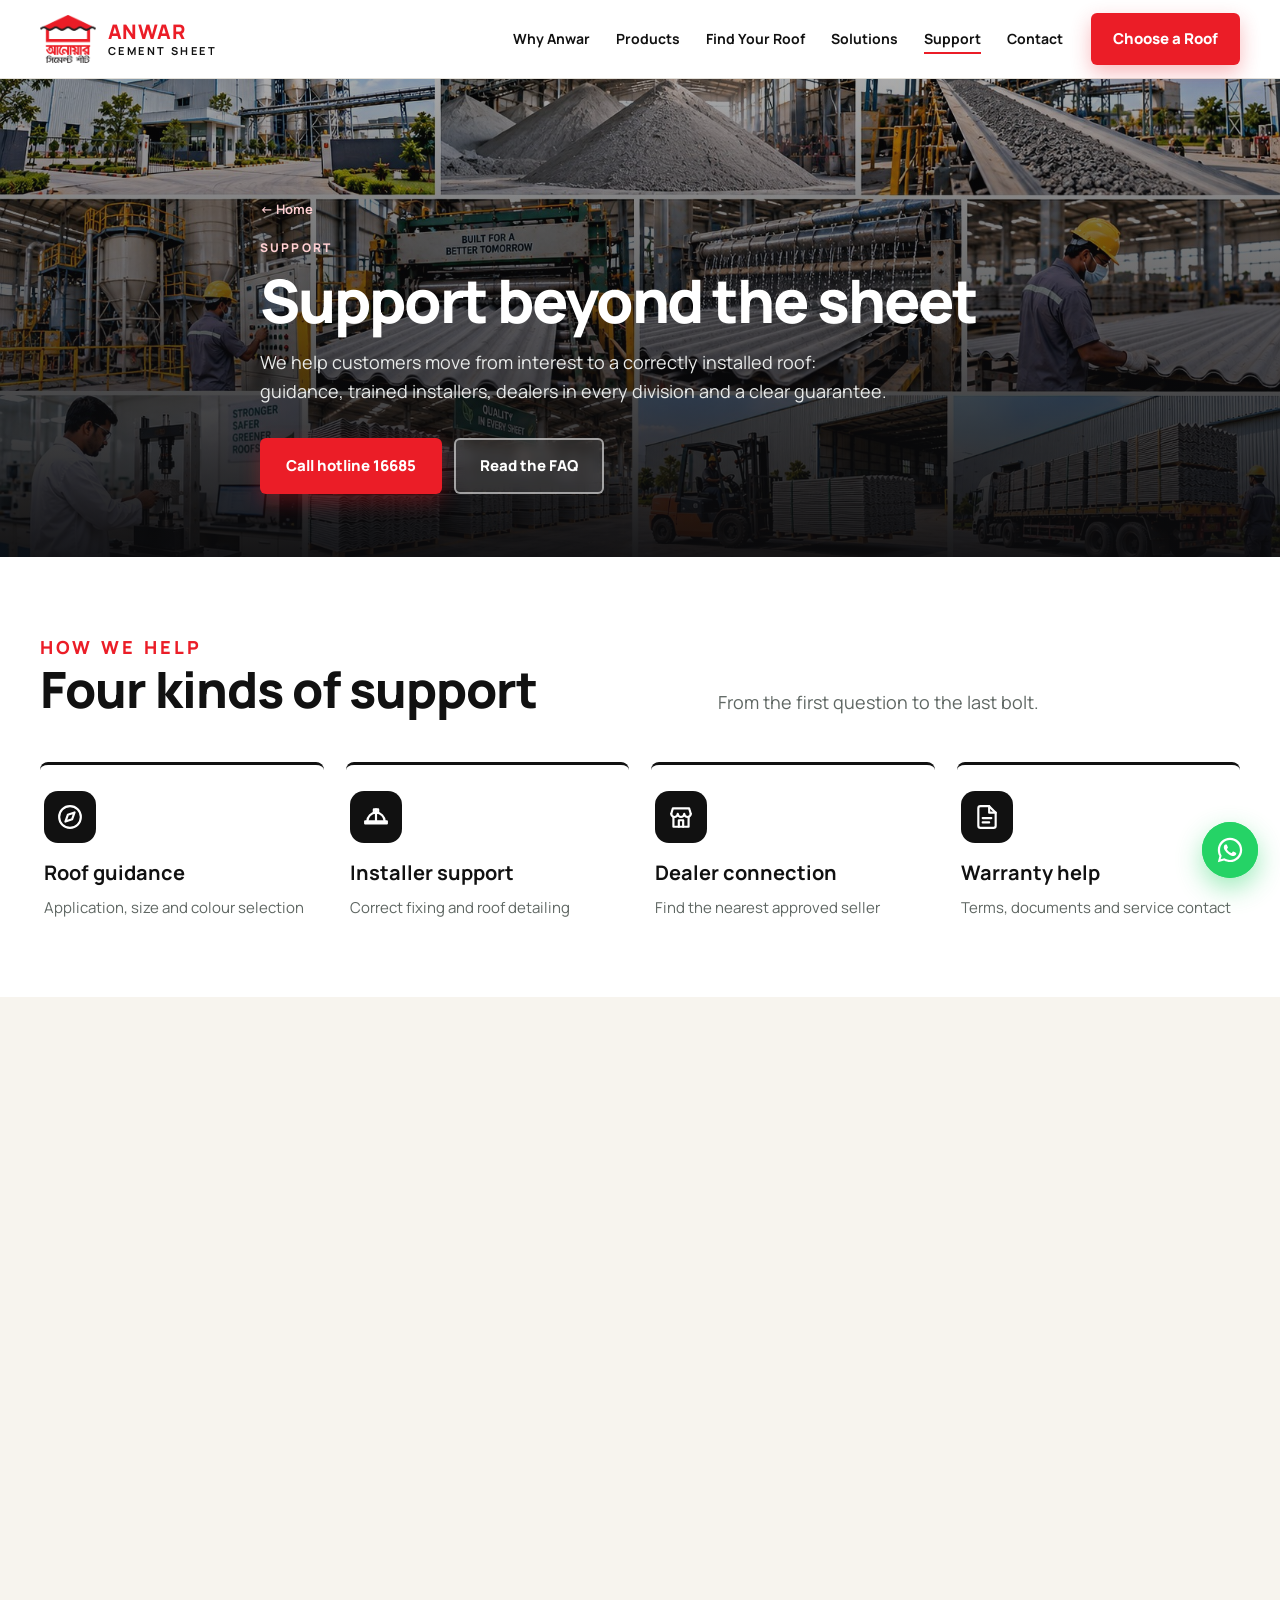
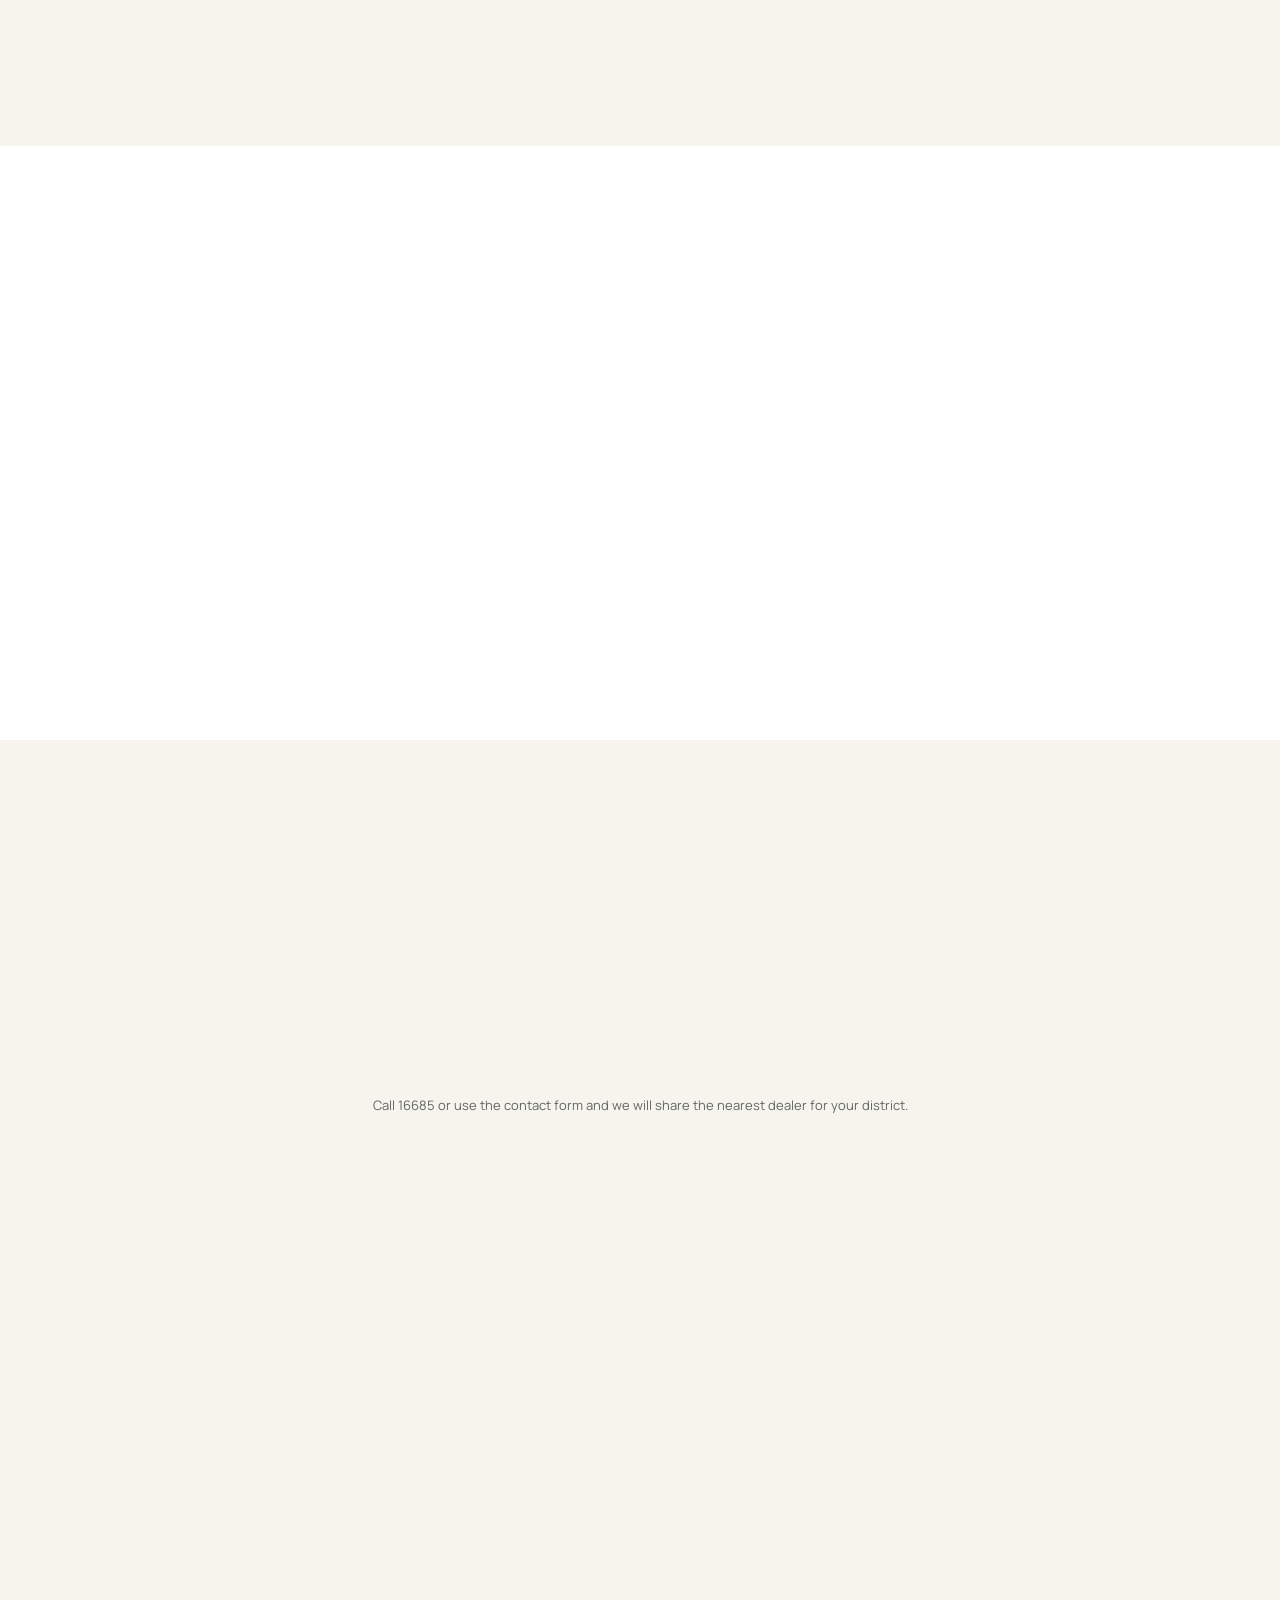
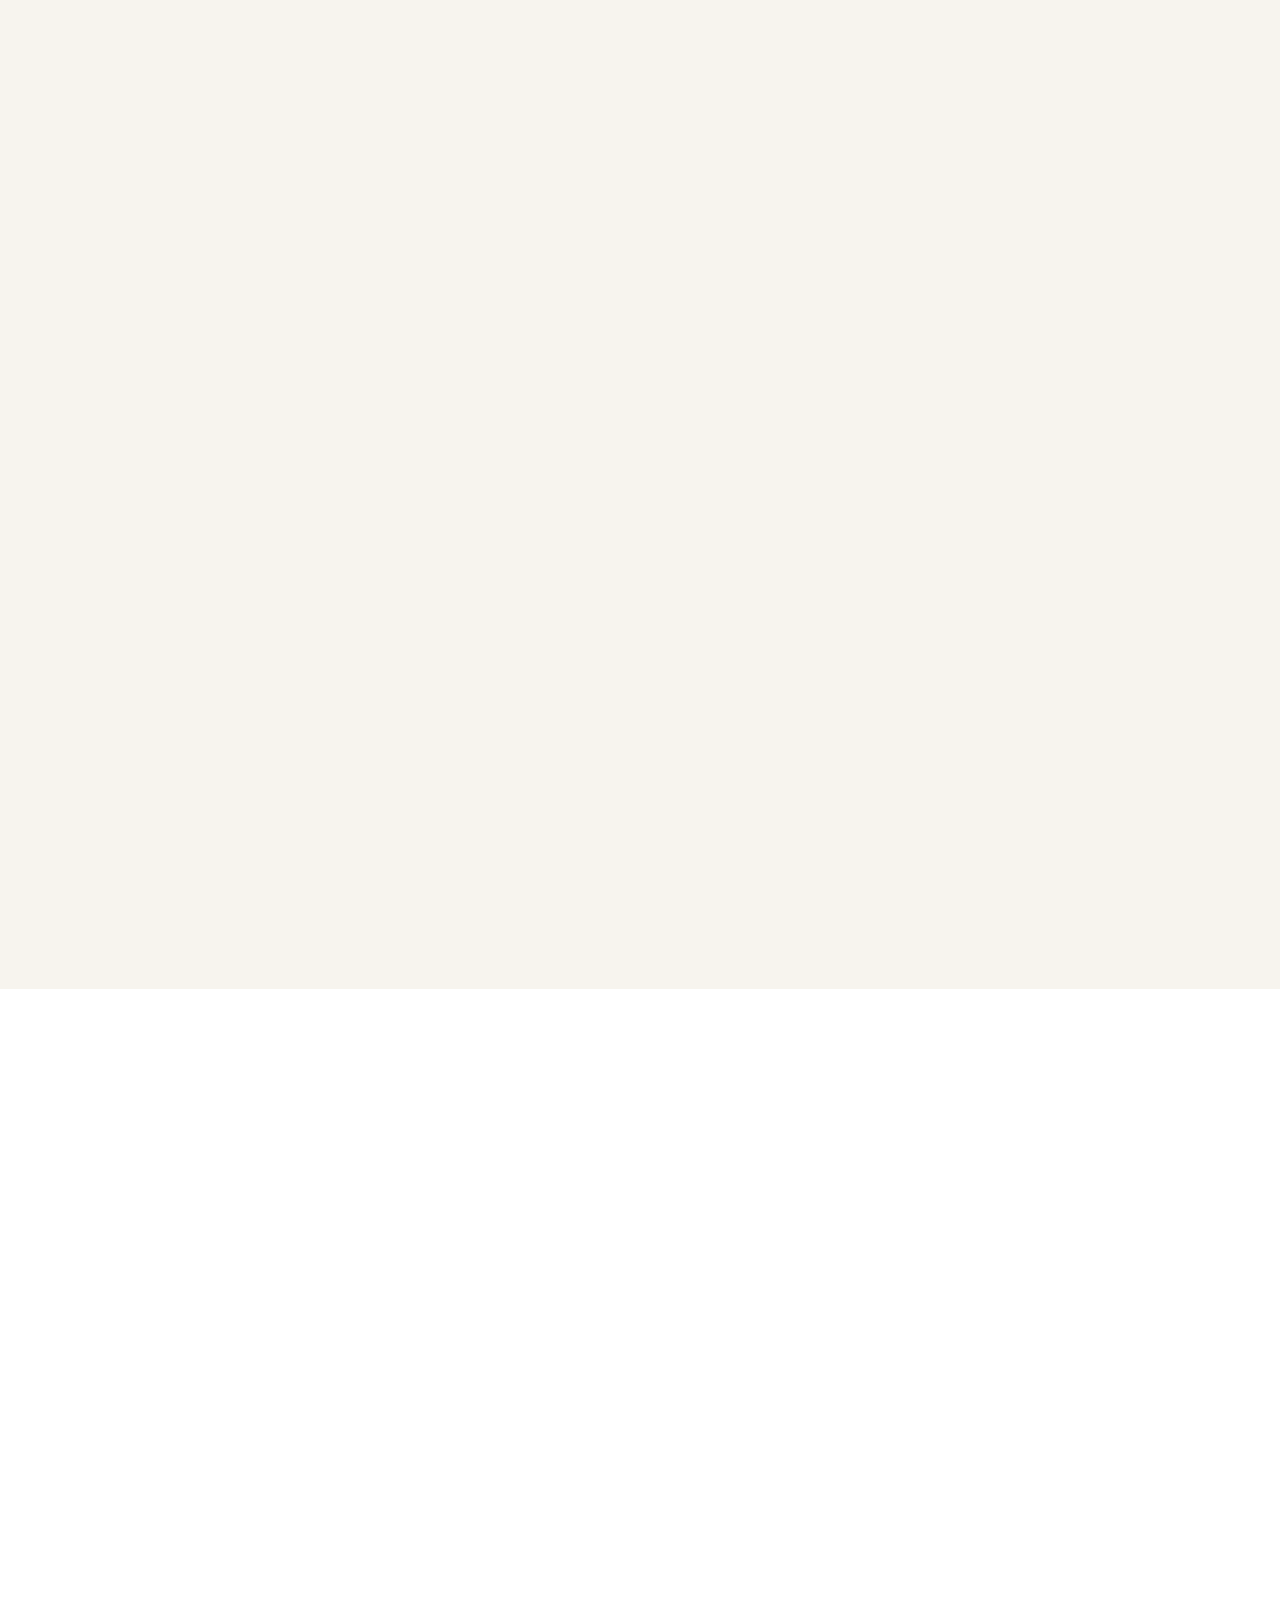
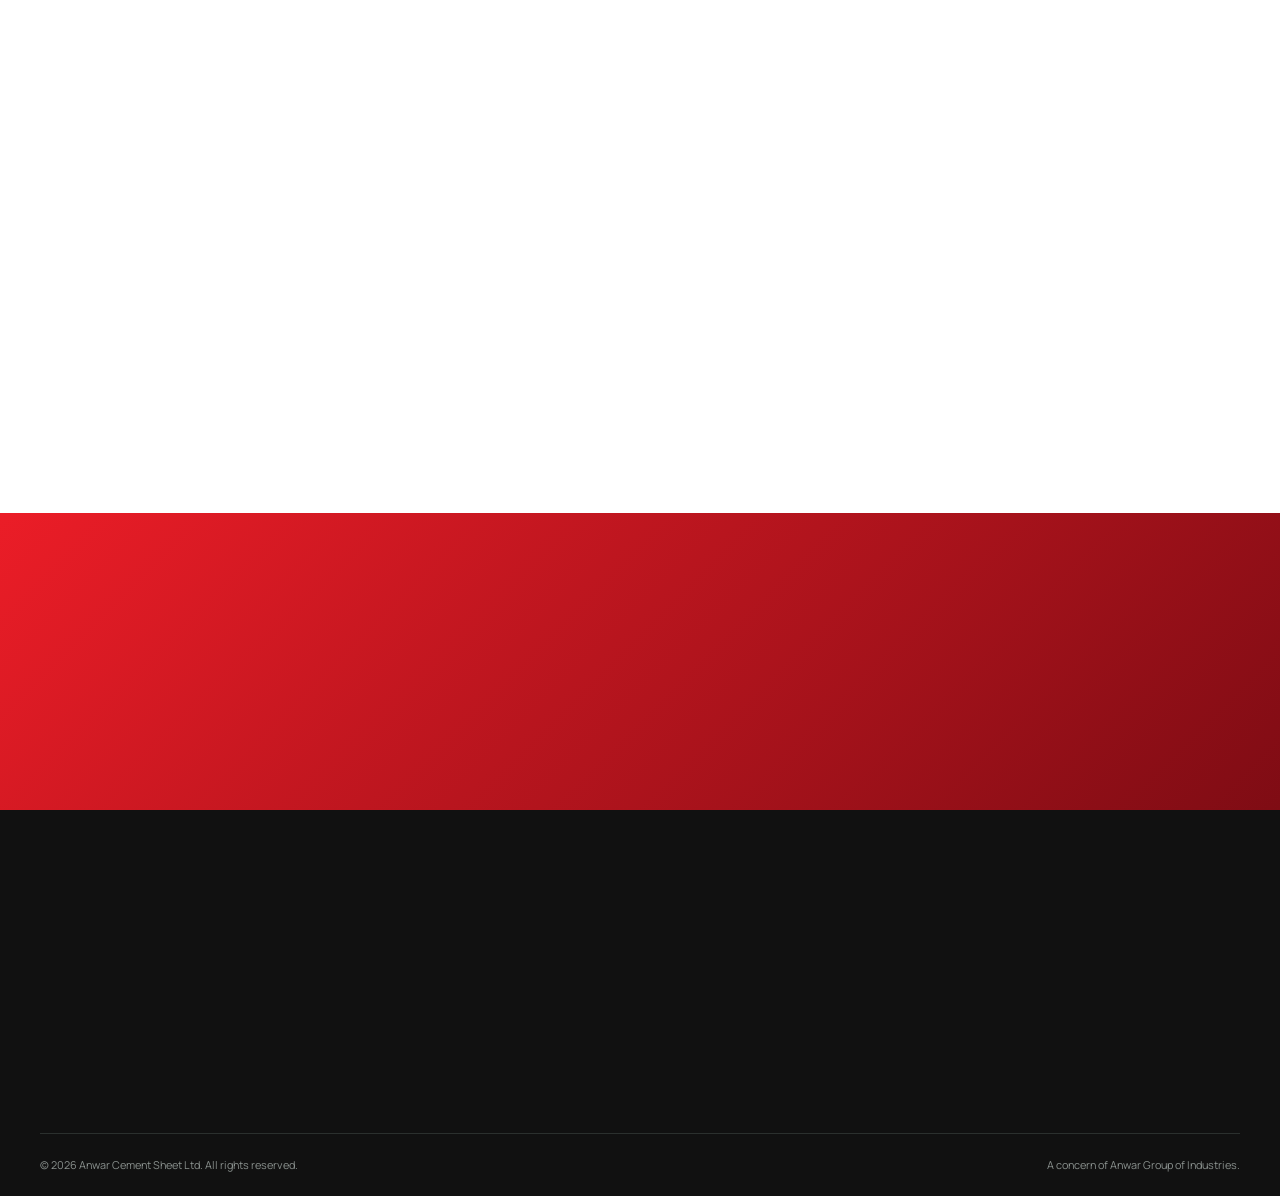
<file: support.html>
<!doctype html>
<html lang="en">
<head>
  <meta charset="utf-8">
  <meta name="viewport" content="width=device-width, initial-scale=1">
  <title>Support | Installation, Warranty and Dealers | Anwar Cement Sheet</title>
  <meta name="description" content="Installation guidance, handling and safety, 10-year guarantee information, dealer connection across Bangladesh and answers to common questions about Anwar Cement Sheet.">
  <link rel="icon" type="image/png" href="assets/logo-512.png">
  <meta property="og:type" content="website">
  <meta property="og:site_name" content="Anwar Cement Sheet">
  <meta property="og:title" content="Support | Installation, Warranty and Dealers | Anwar Cement Sheet">
  <meta property="og:description" content="Installation guidance, handling and safety, 10-year guarantee information, dealer connection across Bangladesh and answers to common questions about Anwar Cement Sheet.">
  <meta property="og:image" content="https://anwar-cement-sheet.vercel.app/assets/cat-industrial.jpg">
  <meta property="og:url" content="https://anwar-cement-sheet.vercel.app/support.html">
  <meta property="og:locale" content="en_GB">
  <meta name="twitter:card" content="summary_large_image">
  <meta name="twitter:title" content="Support | Installation, Warranty and Dealers | Anwar Cement Sheet">
  <meta name="twitter:description" content="Installation guidance, handling and safety, 10-year guarantee information, dealer connection across Bangladesh and answers to common questions about Anwar Cement Sheet.">
  <meta name="twitter:image" content="https://anwar-cement-sheet.vercel.app/assets/cat-industrial.jpg">
  <meta name="theme-color" content="#eb1d27">
  <link rel="canonical" href="https://anwar-cement-sheet.vercel.app/support.html">
  <link rel="preconnect" href="https://fonts.googleapis.com">
  <link rel="preconnect" href="https://fonts.gstatic.com" crossorigin>
  <link href="https://fonts.googleapis.com/css2?family=Manrope:wght@400;500;600;700;800&family=Hind+Siliguri:wght@400;500;600;700&display=swap" rel="stylesheet">
  <link rel="stylesheet" href="css/style.css?v=20261005i">
</head>
<body class="page-detail">

  <header class="site-header" id="top">
    <nav class="wrap nav" aria-label="Primary">
      <a class="brand" href="index.html">
        <img src="assets/logo-512.png" alt="Anwar Cement Sheet logo" width="56" height="47">
        <span class="brand-text"><strong>ANWAR</strong><small>CEMENT SHEET</small></span>
      </a>
      <ul class="navlinks" id="navlinks">
        <li><a href="why.html">Why Anwar</a></li>
        <li><a href="products.html">Products</a></li>
        <li><a href="find-your-roof.html">Find Your Roof</a></li>
        <li><a href="solutions.html">Solutions</a></li>
        <li><a href="support.html" class="is-current">Support</a></li>
        <li><a href="contact.html">Contact</a></li>
      </ul>
      <a class="btn btn-primary nav-cta" href="find-your-roof.html">Choose a Roof</a>
      <button class="nav-toggle" id="navToggle" aria-label="Open menu" aria-expanded="false" aria-controls="navlinks"><span></span><span></span><span></span></button>
    </nav>
  </header>

  <main>
    <section class="detail-hero page-hero" style="background-image:url('assets/hero/hero-3.jpg')">
      <div class="wrap detail-hero-copy">
        <a href="index.html" class="crumb">← Home</a>
        <p class="eyebrow">Support</p>
        <h1>Support beyond the sheet</h1>
        <p class="lead">We help customers move from interest to a correctly installed roof: guidance, trained installers, dealers in every division and a clear guarantee.</p>
        <div class="actions"><a class="btn btn-primary" href="tel:16685">Call hotline 16685</a><a class="btn btn-ghost" href="#faq">Read the FAQ</a></div>
      </div>
    </section>

    <section class="support" data-anim-scope>
      <div class="wrap">
        <div class="section-head" data-anim="down"><div><p class="eyebrow eyebrow-red">How we help</p><h2>Four kinds of support</h2></div><p>From the first question to the last bolt.</p></div>
        <div class="support-grid">
          <div class="hover-zoom" data-anim="right" style="--d:.15s"><span class="sup-icon"><svg fill="none" stroke="currentColor" stroke-width="2" stroke-linecap="round" stroke-linejoin="round" viewBox="0 0 24 24" aria-hidden="true"><circle cx="12" cy="12" r="10"/><path d="m16.2 7.8-2.2 6.2-6.2 2.2 2.2-6.2z"/></svg></span><strong>Roof guidance</strong><span>Application, size and colour selection</span></div>
          <div class="hover-zoom" data-anim="right" style="--d:.28s"><span class="sup-icon"><svg fill="none" stroke="currentColor" stroke-width="2" stroke-linecap="round" stroke-linejoin="round" viewBox="0 0 24 24" aria-hidden="true"><path d="M4 16a8 8 0 0 1 16 0"/><path d="M2 16h20v2H2z"/><path d="M10 8V5h4v3"/><path d="M12 5v11"/></svg></span><strong>Installer support</strong><span>Correct fixing and roof detailing</span></div>
          <div class="hover-zoom" data-anim="right" style="--d:.41s"><span class="sup-icon"><svg fill="none" stroke="currentColor" stroke-width="2" stroke-linecap="round" stroke-linejoin="round" viewBox="0 0 24 24" aria-hidden="true"><path d="M3 9l1.5-5h15L21 9"/><path d="M3 9a3 3 0 0 0 6 0 3 3 0 0 0 6 0 3 3 0 0 0 6 0"/><path d="M5 12v9h14v-9"/><path d="M10 21v-6h4v6"/></svg></span><strong>Dealer connection</strong><span>Find the nearest approved seller</span></div>
          <div class="hover-zoom" data-anim="right" style="--d:.54s"><span class="sup-icon"><svg fill="none" stroke="currentColor" stroke-width="2" stroke-linecap="round" stroke-linejoin="round" viewBox="0 0 24 24" aria-hidden="true"><path d="M14 2H6a2 2 0 0 0-2 2v16a2 2 0 0 0 2 2h12a2 2 0 0 0 2-2V8z"/><path d="M14 2v6h6"/><path d="M8 13h8M8 17h6"/></svg></span><strong>Warranty help</strong><span>Terms, documents and service contact</span></div>
        </div>
      </div>
    </section>

    <section class="detail-body alt" id="install" data-anim-scope>
      <div class="wrap">
        <div class="section-head" data-anim="down"><div><p class="eyebrow eyebrow-red">Installation</p><h2>Get it right the first time</h2></div><p>General good practice for fibre cement roofing. Your installer will adapt it to the building and local wind and rain conditions.</p></div>
        <div class="steps">
          <div class="step hover-zoom" data-anim="up"><b>1</b><h4>Structure and slope</h4><p>Check purlin spacing against the sheet length and wind load. Keep enough slope for drainage; increase it in heavy-rain districts.</p></div>
          <div class="step hover-zoom" data-anim="up" style="--d:.1s"><b>2</b><h4>Lay against the wind</h4><p>Start at the eave on the side away from the prevailing wind so the side laps face away from driving rain.</p></div>
          <div class="step hover-zoom" data-anim="up" style="--d:.2s"><b>3</b><h4>Overlap</h4><p>Side overlap of one corrugation. End overlap of 150–200 mm, more on shallow slopes.</p></div>
          <div class="step hover-zoom" data-anim="up" style="--d:.3s"><b>4</b><h4>Fix on the crest</h4><p>Drill, do not punch, the holes. Fix through the crest with hook bolts and sealing washers at every purlin. Do not over-tighten.</p></div>
          <div class="step hover-zoom" data-anim="up" style="--d:.4s"><b>5</b><h4>Ridge and edges</h4><p>Cap the apex with ridge panels. Leave a ventilation gap on animal sheds. Seal around pipes and edges.</p></div>
          <div class="step hover-zoom" data-anim="up" style="--d:.5s"><b>6</b><h4>Handling and safety</h4><p>Carry sheets on edge, store flat and dry off the ground. Never walk on unsupported sheets; use crawl boards.</p></div>
        </div>
      </div>
    </section>

    <section class="detail-body" id="warranty" data-anim-scope>
      <div class="wrap two-col">
        <div data-anim="left">
          <div class="section-head" data-anim="down"><div><p class="eyebrow eyebrow-red">Warranty</p><h2>10 years of guarantee</h2></div><p>Anwar Cement Sheet Ltd. backs its roofing solutions with a 10-year guarantee, subject to the approved terms and correct installation.</p></div>
          <ul class="ticks"><li><span class="tick"><svg fill="none" stroke="currentColor" stroke-width="2" stroke-linecap="round" stroke-linejoin="round" viewBox="0 0 24 24" aria-hidden="true"><path d="M20 6 9 17l-5-5"/></svg></span>Keep the purchase invoice and the dealer’s name</li><li><span class="tick"><svg fill="none" stroke="currentColor" stroke-width="2" stroke-linecap="round" stroke-linejoin="round" viewBox="0 0 24 24" aria-hidden="true"><path d="M20 6 9 17l-5-5"/></svg></span>Have the roof installed by a trained installer following the fixing guidance</li><li><span class="tick"><svg fill="none" stroke="currentColor" stroke-width="2" stroke-linecap="round" stroke-linejoin="round" viewBox="0 0 24 24" aria-hidden="true"><path d="M20 6 9 17l-5-5"/></svg></span>Report any product concern to the hotline with photos and the invoice</li><li><span class="tick"><svg fill="none" stroke="currentColor" stroke-width="2" stroke-linecap="round" stroke-linejoin="round" viewBox="0 0 24 24" aria-hidden="true"><path d="M20 6 9 17l-5-5"/></svg></span>A representative will inspect and advise on the next step</li></ul>
          <p class="note">Full terms and exclusions are provided with the product documentation. Damage from incorrect installation, structural movement or misuse is not covered.</p>
        </div>
        <aside class="fact-card" data-anim="right">
          <h4>Warranty and service contact</h4>
          <div class="pd-hotline"><span class="pd-hot-ico"><svg fill="none" stroke="currentColor" stroke-width="2" stroke-linecap="round" stroke-linejoin="round" viewBox="0 0 24 24" aria-hidden="true"><path d="M22 16.9v3a2 2 0 0 1-2.2 2 19.8 19.8 0 0 1-8.6-3.1 19.5 19.5 0 0 1-6-6A19.8 19.8 0 0 1 2.1 4.2 2 2 0 0 1 4.1 2h3a2 2 0 0 1 2 1.7c.1.9.4 1.8.7 2.7a2 2 0 0 1-.5 2.1L8 9.8a16 16 0 0 0 6 6l1.3-1.3a2 2 0 0 1 2.1-.4c.9.3 1.8.6 2.7.7a2 2 0 0 1 1.9 2z"/></svg></span><div><small>Hotline</small><b>16685</b></div></div>
          <p class="small">Phone +880 2223 384037<br>Email <a href="mailto:mail@anwargroup.net">mail@anwargroup.net</a></p>
          <a class="btn btn-outline" href="assets/Anwar-Cement-Sheet-Catalogue.pdf" download><svg fill="none" stroke="currentColor" stroke-width="2" stroke-linecap="round" stroke-linejoin="round" viewBox="0 0 24 24" aria-hidden="true"><path d="M21 15v4a2 2 0 0 1-2 2H5a2 2 0 0 1-2-2v-4"/><path d="m7 10 5 5 5-5"/><path d="M12 15V3"/></svg> Download Catalogue</a>
        </aside>
      </div>
    </section>

    <section class="detail-body alt" id="dealers" data-anim-scope>
      <div class="wrap">
        <div class="section-head" data-anim="down"><div><p class="eyebrow eyebrow-red">Dealers</p><h2>A dealer in every division</h2></div><p>Anwar dealers stock the sheet, ridge and accessories and connect you with trained installers.</p></div>
        <div class="div-grid"><a class="div-chip hover-zoom" href="contact.html?division=Dhaka" data-anim="pop" style="--d:0.00s"><span class="ico"><svg fill="none" stroke="currentColor" stroke-width="2" stroke-linecap="round" stroke-linejoin="round" viewBox="0 0 24 24" aria-hidden="true"><path d="M20 10c0 6-8 12-8 12s-8-6-8-12a8 8 0 0 1 16 0z"/><circle cx="12" cy="10" r="3"/></svg></span>Dhaka</a><a class="div-chip hover-zoom" href="contact.html?division=Chattogram" data-anim="pop" style="--d:0.06s"><span class="ico"><svg fill="none" stroke="currentColor" stroke-width="2" stroke-linecap="round" stroke-linejoin="round" viewBox="0 0 24 24" aria-hidden="true"><path d="M20 10c0 6-8 12-8 12s-8-6-8-12a8 8 0 0 1 16 0z"/><circle cx="12" cy="10" r="3"/></svg></span>Chattogram</a><a class="div-chip hover-zoom" href="contact.html?division=Rajshahi" data-anim="pop" style="--d:0.12s"><span class="ico"><svg fill="none" stroke="currentColor" stroke-width="2" stroke-linecap="round" stroke-linejoin="round" viewBox="0 0 24 24" aria-hidden="true"><path d="M20 10c0 6-8 12-8 12s-8-6-8-12a8 8 0 0 1 16 0z"/><circle cx="12" cy="10" r="3"/></svg></span>Rajshahi</a><a class="div-chip hover-zoom" href="contact.html?division=Khulna" data-anim="pop" style="--d:0.18s"><span class="ico"><svg fill="none" stroke="currentColor" stroke-width="2" stroke-linecap="round" stroke-linejoin="round" viewBox="0 0 24 24" aria-hidden="true"><path d="M20 10c0 6-8 12-8 12s-8-6-8-12a8 8 0 0 1 16 0z"/><circle cx="12" cy="10" r="3"/></svg></span>Khulna</a><a class="div-chip hover-zoom" href="contact.html?division=Barishal" data-anim="pop" style="--d:0.24s"><span class="ico"><svg fill="none" stroke="currentColor" stroke-width="2" stroke-linecap="round" stroke-linejoin="round" viewBox="0 0 24 24" aria-hidden="true"><path d="M20 10c0 6-8 12-8 12s-8-6-8-12a8 8 0 0 1 16 0z"/><circle cx="12" cy="10" r="3"/></svg></span>Barishal</a><a class="div-chip hover-zoom" href="contact.html?division=Sylhet" data-anim="pop" style="--d:0.30s"><span class="ico"><svg fill="none" stroke="currentColor" stroke-width="2" stroke-linecap="round" stroke-linejoin="round" viewBox="0 0 24 24" aria-hidden="true"><path d="M20 10c0 6-8 12-8 12s-8-6-8-12a8 8 0 0 1 16 0z"/><circle cx="12" cy="10" r="3"/></svg></span>Sylhet</a><a class="div-chip hover-zoom" href="contact.html?division=Rangpur" data-anim="pop" style="--d:0.36s"><span class="ico"><svg fill="none" stroke="currentColor" stroke-width="2" stroke-linecap="round" stroke-linejoin="round" viewBox="0 0 24 24" aria-hidden="true"><path d="M20 10c0 6-8 12-8 12s-8-6-8-12a8 8 0 0 1 16 0z"/><circle cx="12" cy="10" r="3"/></svg></span>Rangpur</a><a class="div-chip hover-zoom" href="contact.html?division=Mymensingh" data-anim="pop" style="--d:0.42s"><span class="ico"><svg fill="none" stroke="currentColor" stroke-width="2" stroke-linecap="round" stroke-linejoin="round" viewBox="0 0 24 24" aria-hidden="true"><path d="M20 10c0 6-8 12-8 12s-8-6-8-12a8 8 0 0 1 16 0z"/><circle cx="12" cy="10" r="3"/></svg></span>Mymensingh</a></div>
        <p class="note center">Call 16685 or use the contact form and we will share the nearest dealer for your district.</p>
      </div>
    </section>

    <section class="detail-body alt" id="duraroof-install" data-anim-scope>
      <div class="wrap">
        <div class="section-head" data-anim="down"><div><p class="eyebrow eyebrow-red">DuraRoof installation</p><h2>Purlin spacing, corner cuts and fixing</h2></div><p>Installation data for Anwar DuraRoof 6 mm industrial sheets.</p></div>
        <div class="xtabs" data-anim="up"><div class="xtabs-bar" role="tablist" aria-label="DuraRoof installation topics"><button class="xtab is-active" role="tab" aria-selected="true" data-tab="purlin">Purlin distances</button><button class="xtab" role="tab" aria-selected="false" data-tab="corner">Corner cuts and laying</button><button class="xtab" role="tab" aria-selected="false" data-tab="acc">Fixing accessories</button></div><div class="xpanel is-active" role="tabpanel" data-panel="purlin"><div class="profile-split"><div><div class="tbl-wrap"><table class="cmp sizes compact"><thead><tr><th>Length of sheet</th><th>End lap</th><th>Purlin spacing</th></tr></thead><tbody><tr><td>4 ft</td><td>6"</td><td>3'-6"</td></tr><tr><td>5 ft</td><td>6"</td><td>4'-6"</td></tr><tr><td>6 ft</td><td>6"</td><td>2'-9"</td></tr><tr><td>7 ft</td><td>6"</td><td>3'-3"</td></tr><tr><td>8 ft</td><td>6"</td><td>3'-9"</td></tr><tr><td>9 ft</td><td>6"</td><td>4'-3"</td></tr><tr><td>10 ft</td><td>12"</td><td>4'-6"</td></tr><tr><td>11 ft</td><td>12"</td><td>3'-4"</td></tr><tr><td>12 ft</td><td>12"</td><td>3'-8"</td></tr></tbody></table></div></div><div class="kpis sm"><div class="kpi"><b>1:10</b><span>Minimum roof slope</span></div><div class="kpi"><b>70 mm</b><span>Side lap (2.75")</span></div><div class="kpi"><b>1375 mm</b><span>Maximum purlin centre (54")</span></div><div class="kpi"><b>150 mm</b><span>Maximum unsupported overhang (6")</span></div></div></div></div><div class="xpanel" role="tabpanel" data-panel="corner"><div class="profile-split"><figure class="fig"><a href="assets/duraroof/corner-cut.png" data-lightbox><img class="diagram" src="assets/duraroof/corner-cut.png" alt="Corner cut dimensions" loading="lazy"></a><figcaption><strong>Dimensions of corner cuts.</strong> R = 6", 8" or 12" depending on the length of the end lap. In main cases R = 6".</figcaption></figure><figure class="fig"><a href="assets/duraroof/laying-sequence.png" data-lightbox><img class="diagram" src="assets/duraroof/laying-sequence.png" alt="Laying sequence: which corners are to be cut" loading="lazy"></a><figcaption><strong>Which corners are to be cut?</strong> Laying order when covering starts from the right (left) or from the left (right).</figcaption></figure></div></div><div class="xpanel" role="tabpanel" data-panel="acc"><figure class="fig"><a href="assets/duraroof/accessories.png" data-lightbox><img class="diagram" src="assets/duraroof/accessories.png" alt="L hook with nut, J hook with nut, diamond washer, bitumen washer and detail of fixing point" loading="lazy"></a><figcaption><strong>Installation accessories.</strong> ‘L’ hook with nut, ‘J’ hook with nut, 22 G diamond washer, 1/16" bitumen washer, and the detail of the fixing point.</figcaption></figure></div></div>
        <div class="two-col even onestop">
          <div data-anim="left">
            <p class="eyebrow eyebrow-red">One-stop solution</p><h2 class="h-stack">From roofing sheet to fixing</h2>
            <div class="svc-grid">
              <div class="svc"><span class="dr-ico"><svg width="24" height="24" fill="none" stroke="currentColor" stroke-width="2" stroke-linecap="round" stroke-linejoin="round" viewBox="0 0 24 24" aria-hidden="true"><path d="M13 2 4 14h7l-1 8 9-12h-7z"/></svg></span><strong>All roofing accessories</strong><span>Every type of roofing accessory, supplied with the sheet.</span></div>
              <div class="svc"><span class="dr-ico"><svg width="24" height="24" fill="none" stroke="currentColor" stroke-width="2" stroke-linecap="round" stroke-linejoin="round" viewBox="0 0 24 24" aria-hidden="true"><path d="M17 21v-2a4 4 0 0 0-4-4H5a4 4 0 0 0-4 4v2"/><circle cx="9" cy="7" r="4"/><path d="M23 21v-2a4 4 0 0 0-3-3.900M16 3.100a4 4 0 0 1 0 7.800"/></svg></span><strong>Installation service</strong><span>Installation by trained professionals.</span></div>
              <div class="svc"><span class="dr-ico"><svg width="24" height="24" fill="none" stroke="currentColor" stroke-width="2" stroke-linecap="round" stroke-linejoin="round" viewBox="0 0 24 24" aria-hidden="true"><path d="M14.700 6.300a1 1 0 0 0 0 1.400l1.600 1.600a1 1 0 0 0 1.400 0l3.770-3.770a6 6 0 0 1-7.940 7.940l-6.910 6.910a2.120 2.120 0 0 1-3-3l6.910-6.910a6 6 0 0 1 7.940-7.940l-3.760 3.760z"/></svg></span><strong>After sales service</strong><span>Periodic supervision after installation.</span></div>
              <div class="svc"><span class="dr-ico"><svg width="24" height="24" fill="none" stroke="currentColor" stroke-width="2" stroke-linecap="round" stroke-linejoin="round" viewBox="0 0 24 24" aria-hidden="true"><path d="M10 17h4V5H2v12h3"/><path d="M20 17h2v-3.300a1 1 0 0 0-.3-.7l-2.700-2.700a1 1 0 0 0-.7-.3H14v7h1"/><circle cx="7.500" cy="17.500" r="2.500"/><circle cx="17.500" cy="17.500" r="2.500"/></svg></span><strong>Fast delivery</strong><span>Fast and on-time delivery.</span></div>
            </div>
          </div>
          <figure class="frame" data-anim="right"><img src="assets/duraroof/install.jpg" alt="Trained installers fixing DuraRoof sheets" loading="lazy"></figure>
        </div>
      </div>
    </section>

    <section class="detail-body" id="faq" data-anim-scope>
      <div class="wrap faq-wrap">
        <div class="section-head section-head--center" data-anim="down"><p class="eyebrow eyebrow-red">FAQ</p><h2>Common questions</h2><p>Straight answers about sizes, performance, fixing and buying.</p></div>
        <div class="faq"><div class="faq-item" data-anim="up" style="--d:0.00s"><button class="faq-q" aria-expanded="false"><span>What sizes does Anwar Cement Sheet come in?</span><svg fill="none" stroke="currentColor" stroke-width="2" stroke-linecap="round" stroke-linejoin="round" viewBox="0 0 24 24" aria-hidden="true"><path d="m6 9 6 6 6-6"/></svg></button><div class="faq-a"><p>Nine lengths from 2 to 10 RFT (running feet), all 4 mm thick and 6-layered. The coloured range comes in the same sizes in red, blue and green.</p></div></div><div class="faq-item" data-anim="up" style="--d:0.06s"><button class="faq-q" aria-expanded="false"><span>How much cooler is a room under cement sheet?</span><svg fill="none" stroke="currentColor" stroke-width="2" stroke-linecap="round" stroke-linejoin="round" viewBox="0 0 24 24" aria-hidden="true"><path d="m6 9 6 6 6-6"/></svg></button><div class="faq-a"><p>Anwar Cement Sheet Ltd. publishes a temperature reduction of up to 12°C compared with conventional roofing. The actual difference depends on ventilation, roof height and the building.</p></div></div><div class="faq-item" data-anim="up" style="--d:0.12s"><button class="faq-q" aria-expanded="false"><span>Does the sheet rust or rot?</span><svg fill="none" stroke="currentColor" stroke-width="2" stroke-linecap="round" stroke-linejoin="round" viewBox="0 0 24 24" aria-hidden="true"><path d="m6 9 6 6 6-6"/></svg></button><div class="faq-a"><p>No. Fibre cement contains no steel or timber, so it is rust, rot and corrosion free, which matters in coastal, riverside and farm environments.</p></div></div><div class="faq-item" data-anim="up" style="--d:0.18s"><button class="faq-q" aria-expanded="false"><span>Is it safe in a fire?</span><svg fill="none" stroke="currentColor" stroke-width="2" stroke-linecap="round" stroke-linejoin="round" viewBox="0 0 24 24" aria-hidden="true"><path d="m6 9 6 6 6-6"/></svg></button><div class="faq-a"><p>The sheet is non-combustible with fire resistance published up to 1200°C.</p></div></div><div class="faq-item" data-anim="up" style="--d:0.24s"><button class="faq-q" aria-expanded="false"><span>What is the guarantee?</span><svg fill="none" stroke="currentColor" stroke-width="2" stroke-linecap="round" stroke-linejoin="round" viewBox="0 0 24 24" aria-hidden="true"><path d="m6 9 6 6 6-6"/></svg></button><div class="faq-a"><p>Anwar Cement Sheet Ltd. offers 10 years of guarantee on its roofing solutions, subject to the approved terms and correct installation. Keep your purchase document to claim.</p></div></div><div class="faq-item" data-anim="up" style="--d:0.30s"><button class="faq-q" aria-expanded="false"><span>Can I walk on the roof?</span><svg fill="none" stroke="currentColor" stroke-width="2" stroke-linecap="round" stroke-linejoin="round" viewBox="0 0 24 24" aria-hidden="true"><path d="m6 9 6 6 6-6"/></svg></button><div class="faq-a"><p>Never walk directly on unsupported sheets. Use crawl boards or roof ladders that spread the load across purlins, and follow standard roof-safety practice.</p></div></div><div class="faq-item" data-anim="up" style="--d:0.36s"><button class="faq-q" aria-expanded="false"><span>How are the sheets fixed?</span><svg fill="none" stroke="currentColor" stroke-width="2" stroke-linecap="round" stroke-linejoin="round" viewBox="0 0 24 24" aria-hidden="true"><path d="m6 9 6 6 6-6"/></svg></button><div class="faq-a"><p>Through the crest of the corrugation with hook bolts and sealing washers at every purlin, never through the valley. Side overlap is one corrugation and end overlap is 150–200 mm. A trained installer from an Anwar dealer should do the fixing.</p></div></div><div class="faq-item" data-anim="up" style="--d:0.42s"><button class="faq-q" aria-expanded="false"><span>Where can I buy?</span><svg fill="none" stroke="currentColor" stroke-width="2" stroke-linecap="round" stroke-linejoin="round" viewBox="0 0 24 24" aria-hidden="true"><path d="m6 9 6 6 6-6"/></svg></button><div class="faq-a"><p>Through the Anwar dealer network across Bangladesh. Call the hotline 16685, message us on WhatsApp, or use the contact form and a dealer from your district will get in touch.</p></div></div><div class="faq-item" data-anim="up"><button class="faq-q" aria-expanded="false"><span>What is Anwar DuraRoof?</span><svg fill="none" stroke="currentColor" stroke-width="2" stroke-linecap="round" stroke-linejoin="round" viewBox="0 0 24 24" aria-hidden="true"><path d="m6 9 6 6 6-6"/></svg></button><div class="faq-a"><p>DuraRoof is Anwar Cement Sheet Ltd.’s industrial roofing sheet: a 6 mm fibre cement sheet in lengths from 4 ft to 12 ft, made with Italian technology for factories, warehouses and other industrial structures.</p></div></div><div class="faq-item" data-anim="up"><button class="faq-q" aria-expanded="false"><span>What purlin spacing does DuraRoof need?</span><svg fill="none" stroke="currentColor" stroke-width="2" stroke-linecap="round" stroke-linejoin="round" viewBox="0 0 24 24" aria-hidden="true"><path d="m6 9 6 6 6-6"/></svg></button><div class="faq-a"><p>It depends on the sheet length, from 2 ft 9 in to 4 ft 6 in, with a maximum purlin centre of 1375 mm (54"). See the purlin distance table on this page.</p></div></div><div class="faq-item" data-anim="up"><button class="faq-q" aria-expanded="false"><span>Has DuraRoof been independently tested?</span><svg fill="none" stroke="currentColor" stroke-width="2" stroke-linecap="round" stroke-linejoin="round" viewBox="0 0 24 24" aria-hidden="true"><path d="m6 9 6 6 6-6"/></svg></button><div class="faq-a"><p>Yes. DuraRoof sheets were tested by the Department of Materials and Metallurgical Engineering at BUET, which is DuraRoof’s long-term research partner. The test reports are shown on the Why Anwar page.</p></div></div></div>
      </div>
    </section>

    <section class="contact detail-cta" data-anim-scope>
      <div class="wrap detail-cta-inner">
        <div data-anim="left"><p class="eyebrow">Ready to start?</p><h2>Still have a question?</h2><p>Call the hotline, message us on WhatsApp or send the details through the contact form.</p></div>
        <div class="actions" data-anim="right"><a class="btn btn-light" href="contact.html">Contact us</a><a class="btn btn-ghost" href="https://wa.me/880184116617">WhatsApp +880 1841 16617</a></div>
      </div>
    </section>
  </main>

  <footer class="site-footer" data-anim-scope>
    <div class="wrap foot">
      <div data-anim="up">
        <a class="brand brand-light" href="index.html"><img src="assets/logo-512.png" alt="" width="64" height="54"><span class="brand-text"><strong>ANWAR</strong><small>CEMENT SHEET</small></span></a>
        <p>A better life begins with the roof above it.</p>
      </div>
      <div data-anim="up" style="--d:.1s"><h4>Explore</h4><a href="why.html">Why Anwar</a><a href="products.html">Products</a><a href="products.html#duraroof">Anwar DuraRoof</a><a href="find-your-roof.html">Find Your Roof</a><a href="solutions.html">Solutions</a><a href="support.html">Support</a></div>
      <div data-anim="up" style="--d:.2s"><h4>Solutions</h4><a href="residential.html">Residential</a><a href="farm.html">Animal husbandry</a><a href="industrial.html">Industrial</a></div>
      <div data-anim="up" style="--d:.3s"><h4>Contact</h4><a href="tel:16685">Hotline 16685</a><a href="mailto:mail@anwargroup.net">mail@anwargroup.net</a><a href="contact.html">Dealer enquiry</a></div>
    </div>
    <div class="wrap copyright"><small>© <span id="year"></span> Anwar Cement Sheet Ltd. All rights reserved.</small><small>A concern of Anwar Group of Industries.</small></div>
  </footer>

  <a href="https://wa.me/880184116617?text=Hello%20Anwar%20Cement%20Sheet%2C%20I%20want%20to%20know%20about%20roofing%20sheets." class="wa-widget" target="_blank" rel="noopener" aria-label="Chat on WhatsApp"><span class="wa-tip">Chat with us</span><svg viewBox="0 0 32 32" aria-hidden="true"><path fill="currentColor" d="M16 3C8.8 3 3 8.8 3 16c0 2.3.6 4.5 1.7 6.5L3 29l6.7-1.7c1.9 1 4.1 1.6 6.3 1.6 7.2 0 13-5.8 13-13S23.2 3 16 3zm0 23.6c-2 0-3.9-.5-5.6-1.5l-.4-.2-4 1 1.1-3.9-.3-.4A10.6 10.6 0 0 1 5.4 16C5.4 10.2 10.2 5.4 16 5.4S26.6 10.2 26.6 16 21.8 26.6 16 26.6zm5.8-7.9c-.3-.2-1.9-.9-2.2-1-.3-.1-.5-.2-.7.2l-1 1.2c-.2.2-.4.2-.7.1-.3-.2-1.3-.5-2.6-1.6-1-.9-1.6-1.9-1.8-2.2-.2-.3 0-.5.1-.7l.5-.6.3-.5c.1-.2 0-.4 0-.6l-1-2.4c-.3-.6-.5-.5-.7-.5h-.6c-.2 0-.6.1-.9.4-.3.3-1.1 1.1-1.1 2.7s1.2 3.2 1.3 3.4c.2.2 2.3 3.5 5.6 4.9 2.8 1.1 3.3.9 3.9.8.6-.1 1.9-.8 2.2-1.5.3-.8.3-1.4.2-1.5-.1-.2-.3-.3-.6-.4z"/></svg></a>
  <button type="button" class="to-top" id="toTop" aria-label="Back to top">↑</button>

  <script src="js/main.js?v=20261005i"></script>
  <script src="js/modals.js?v=20261005i"></script>
</body>
</html>
</file>
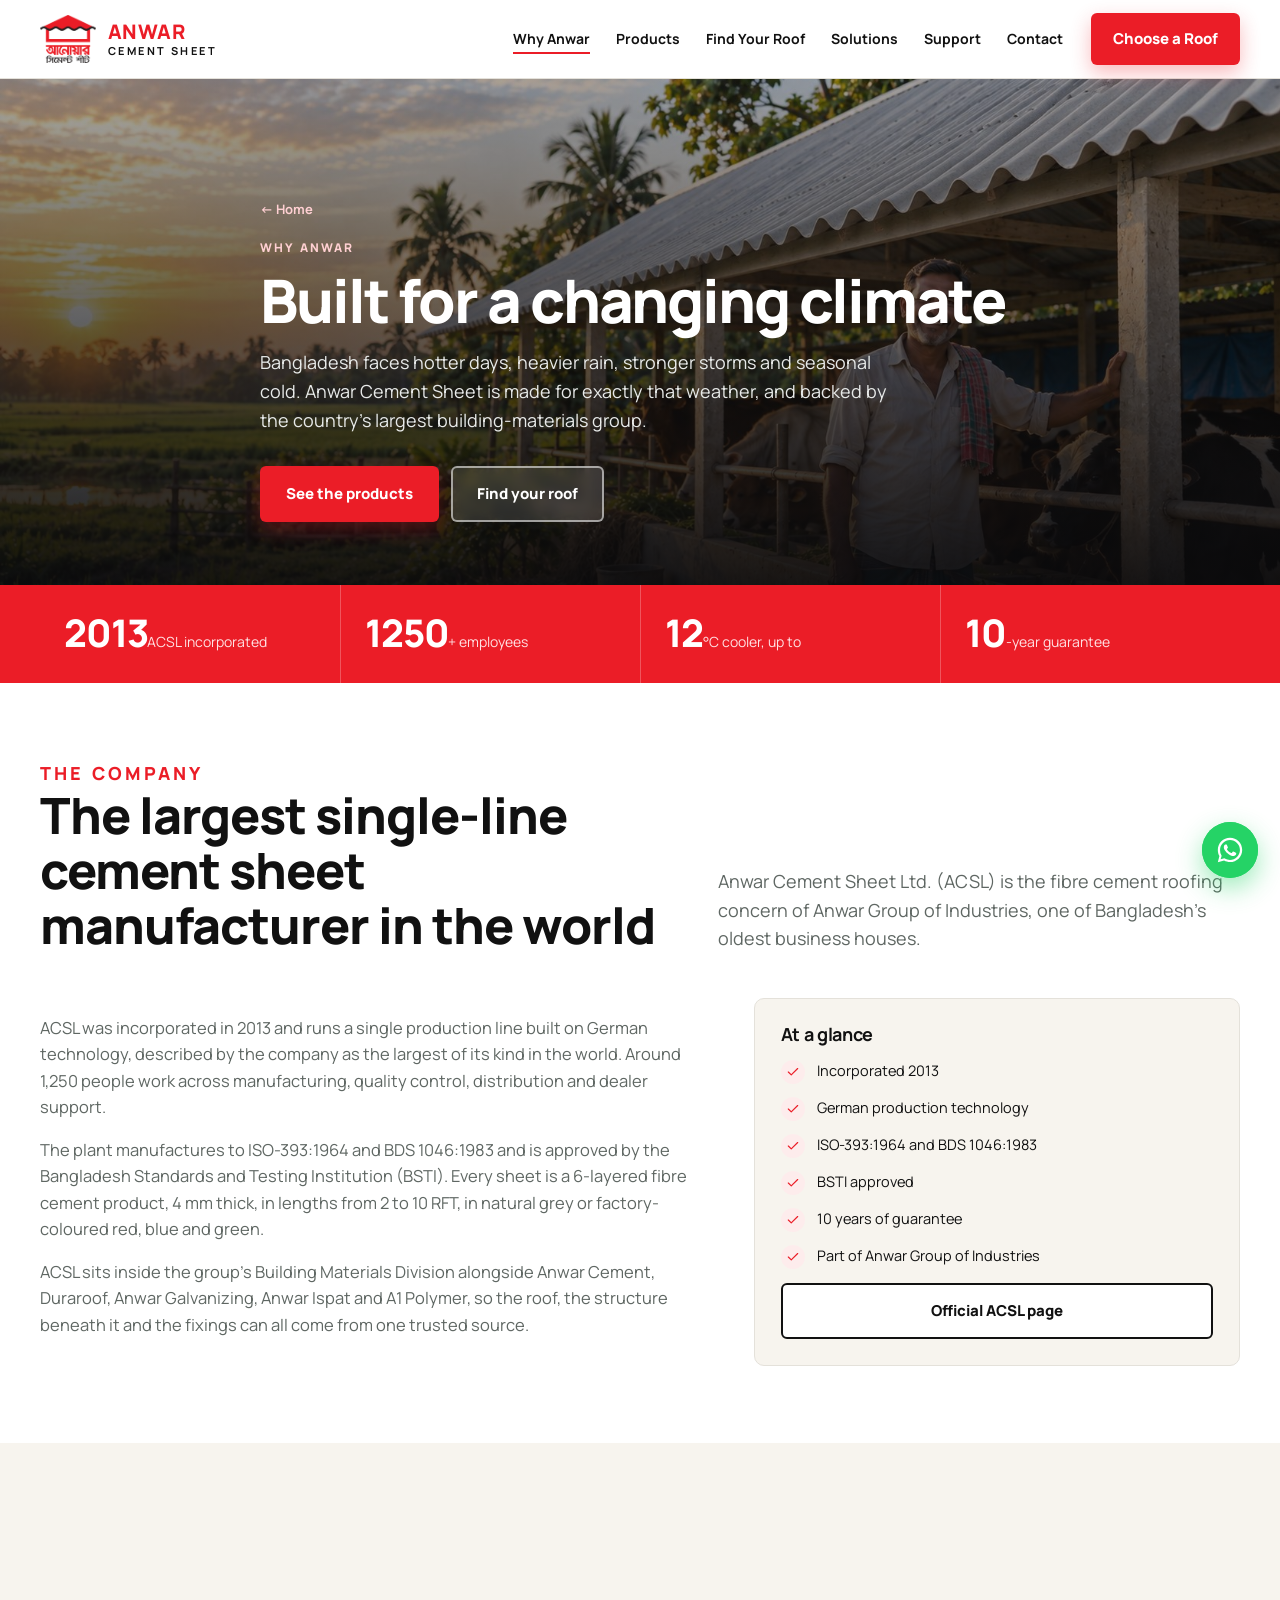
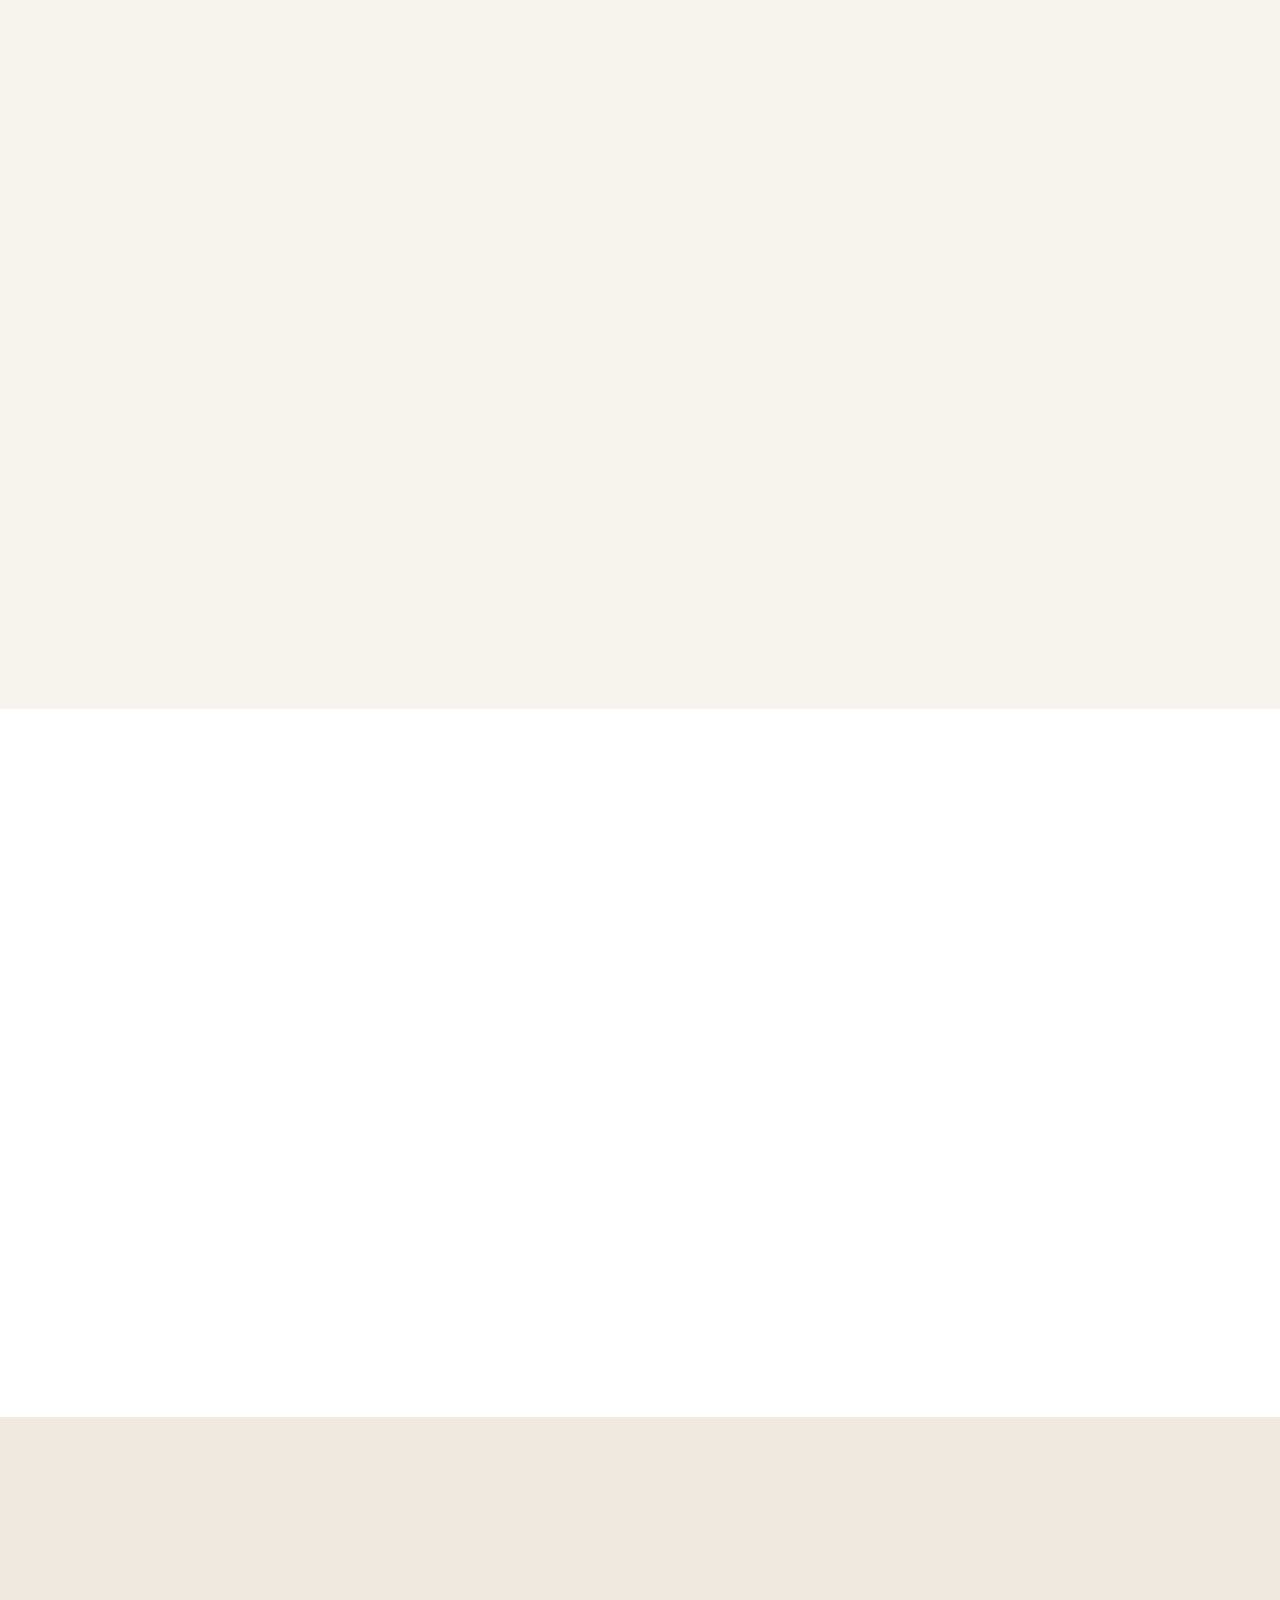
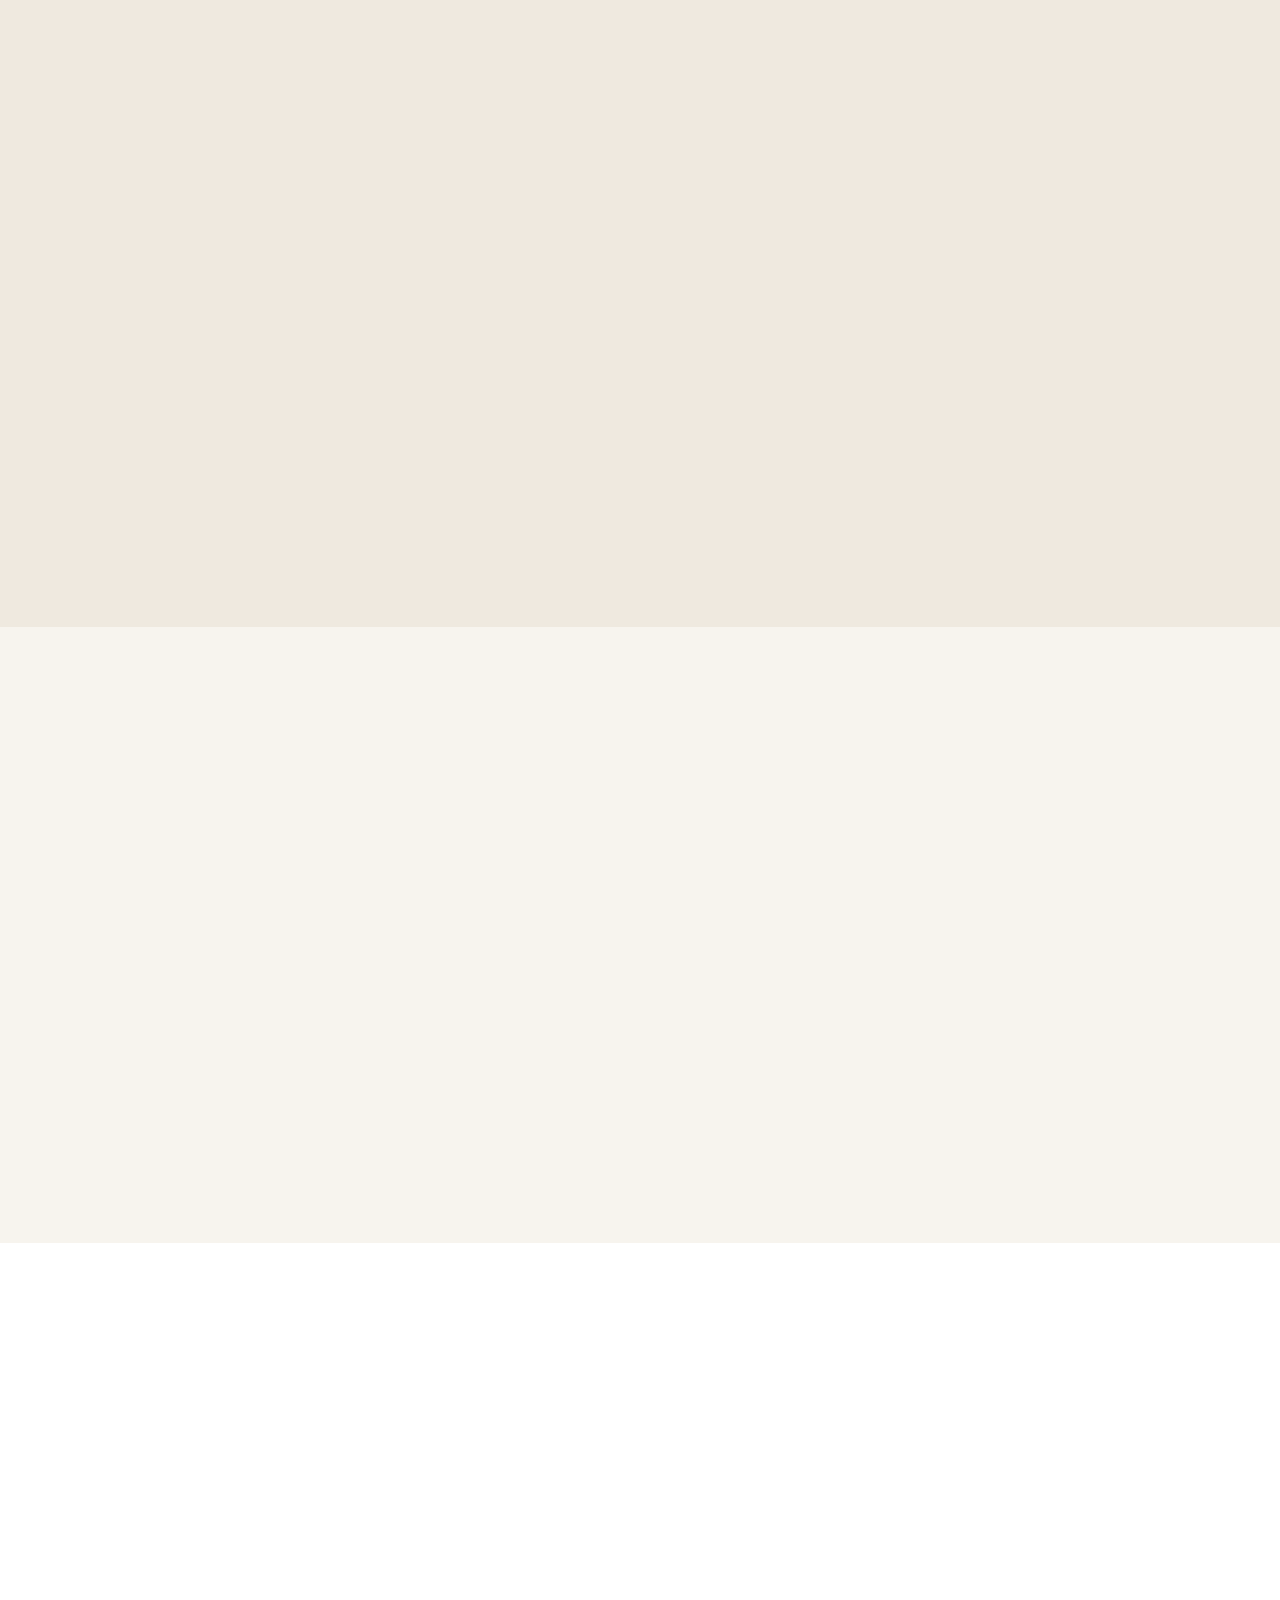
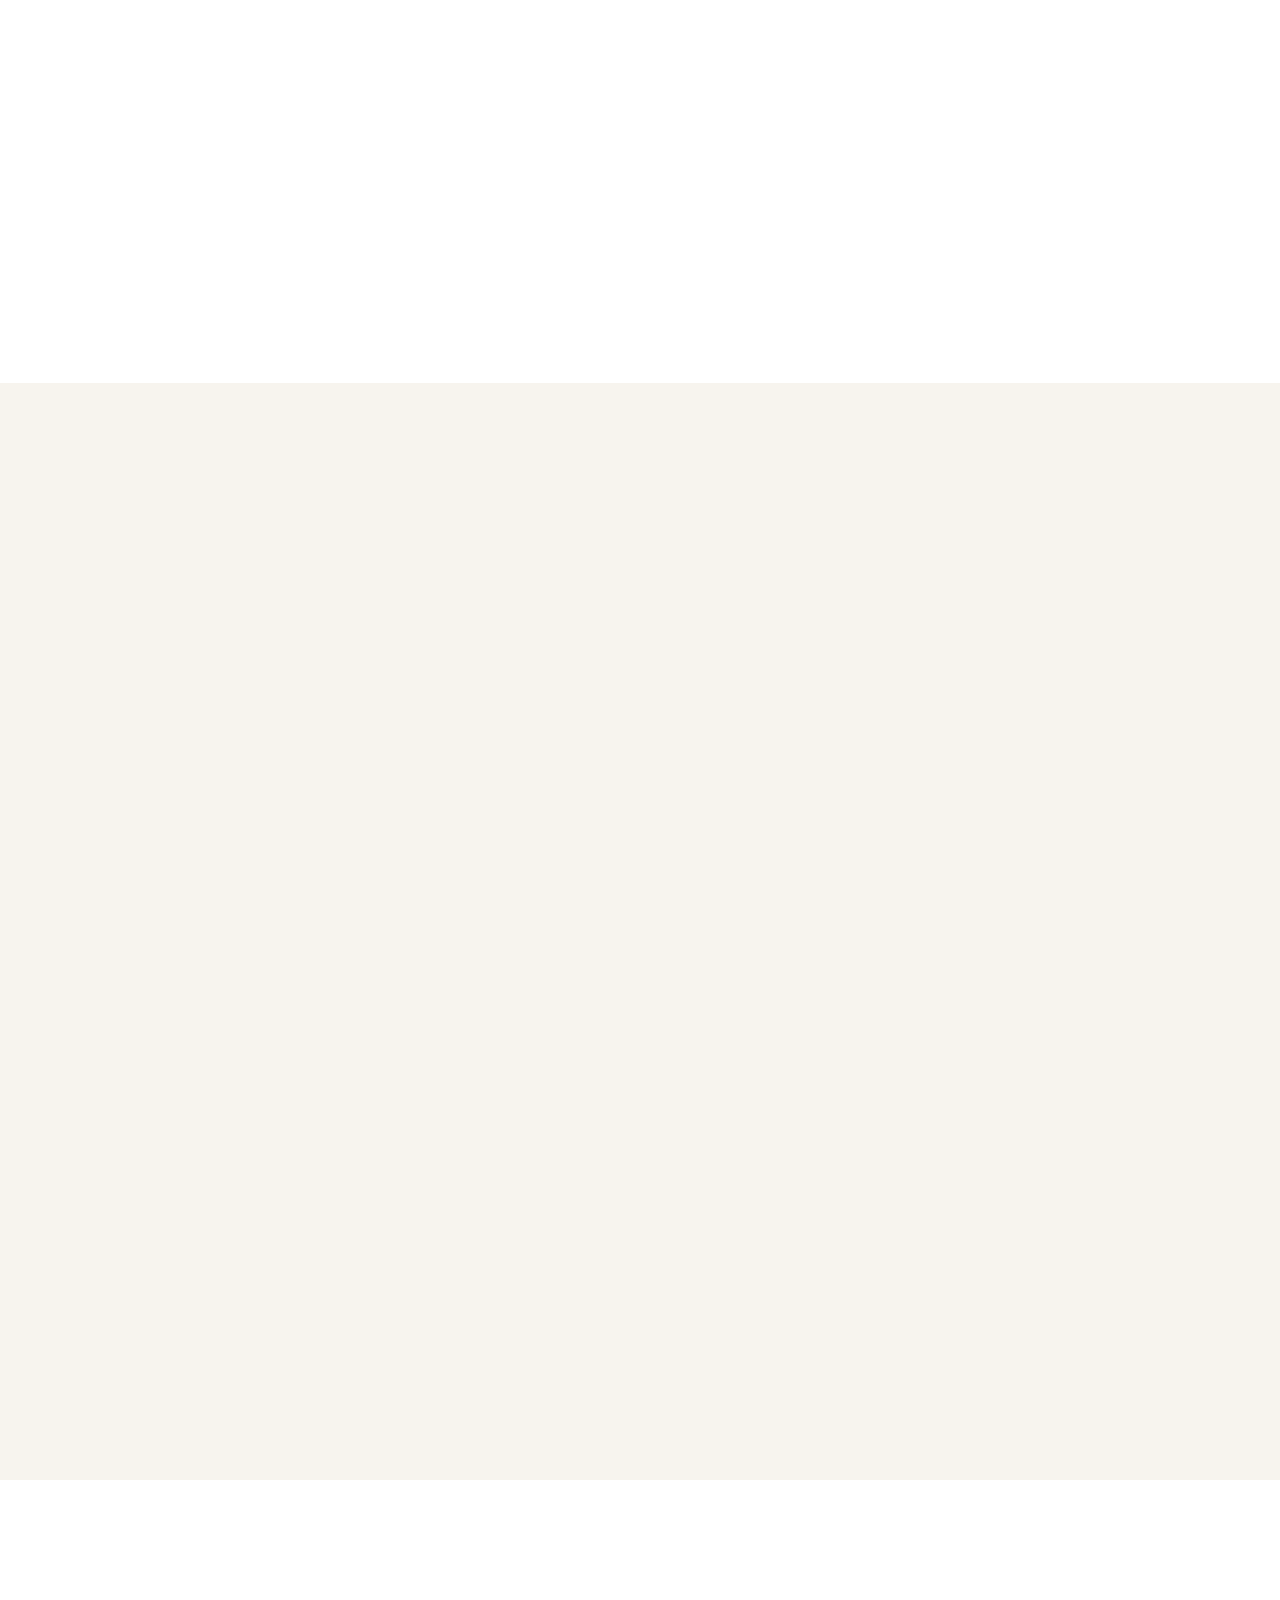
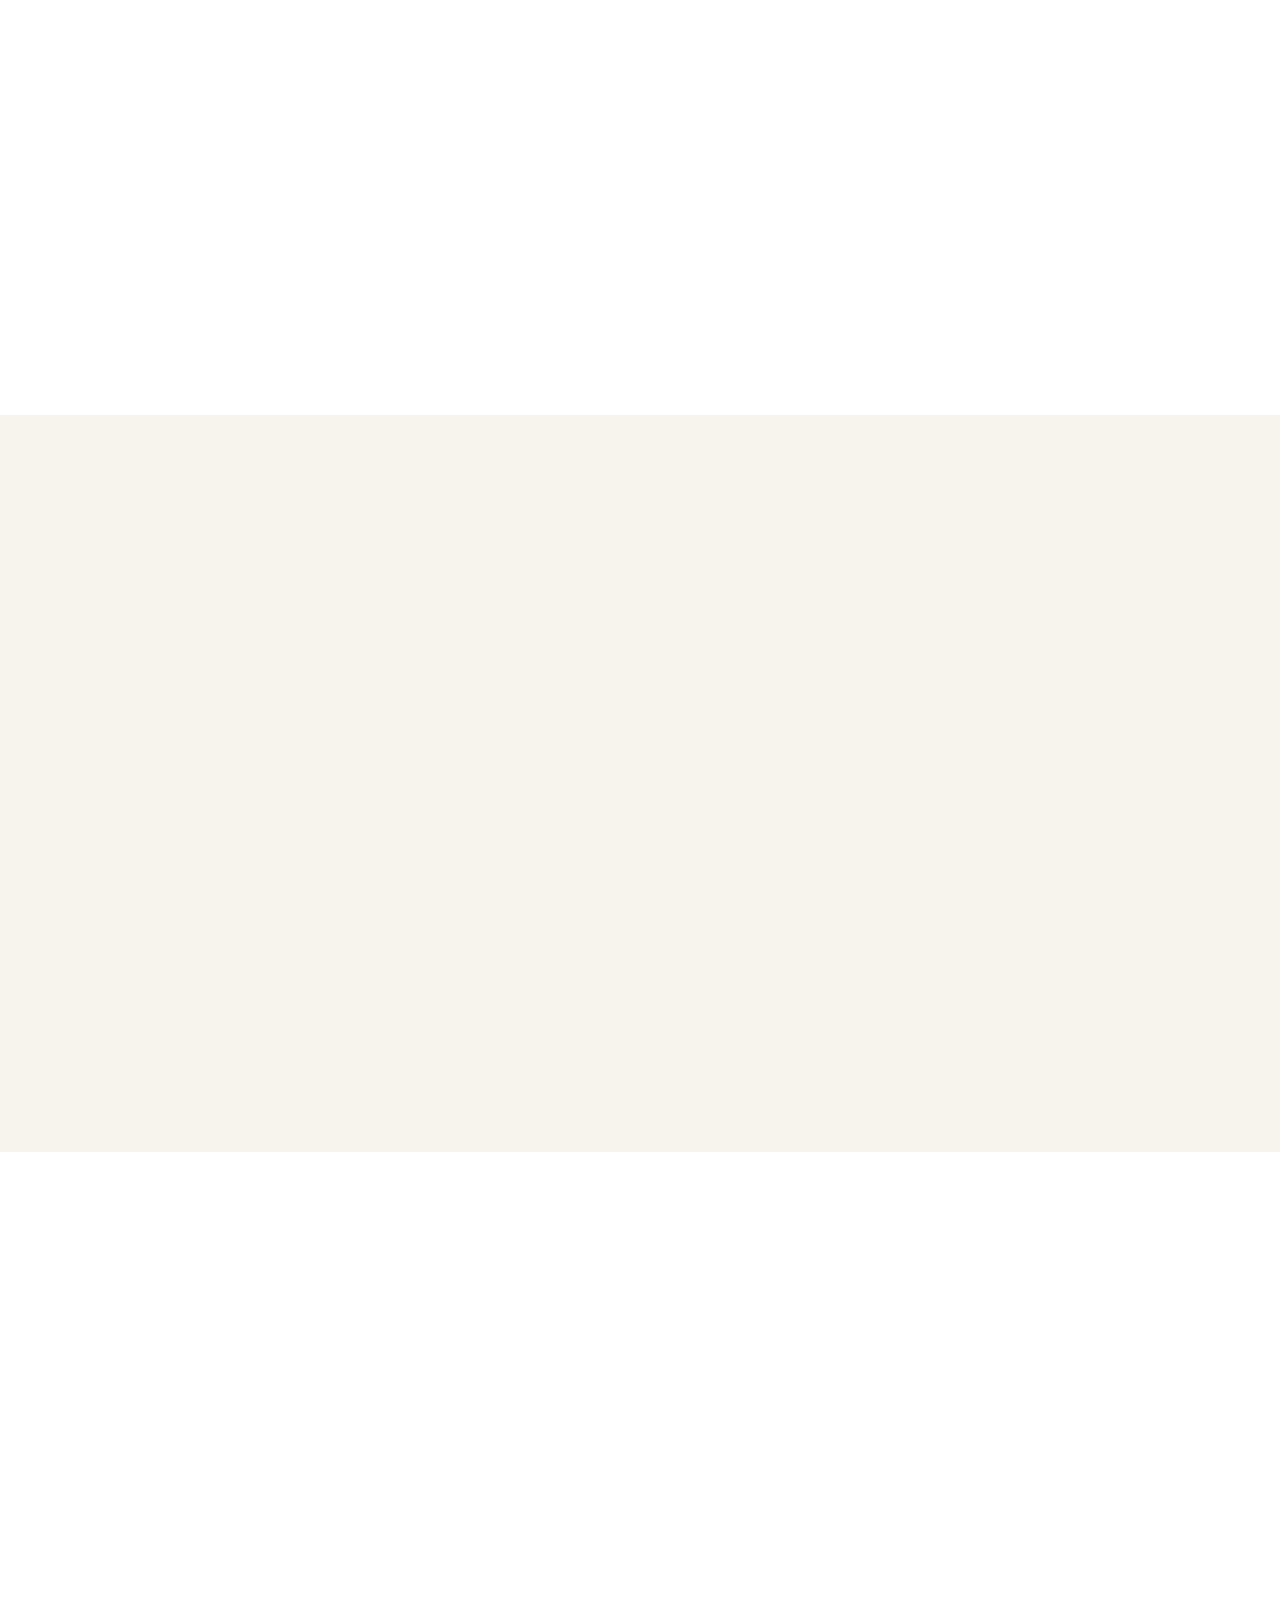
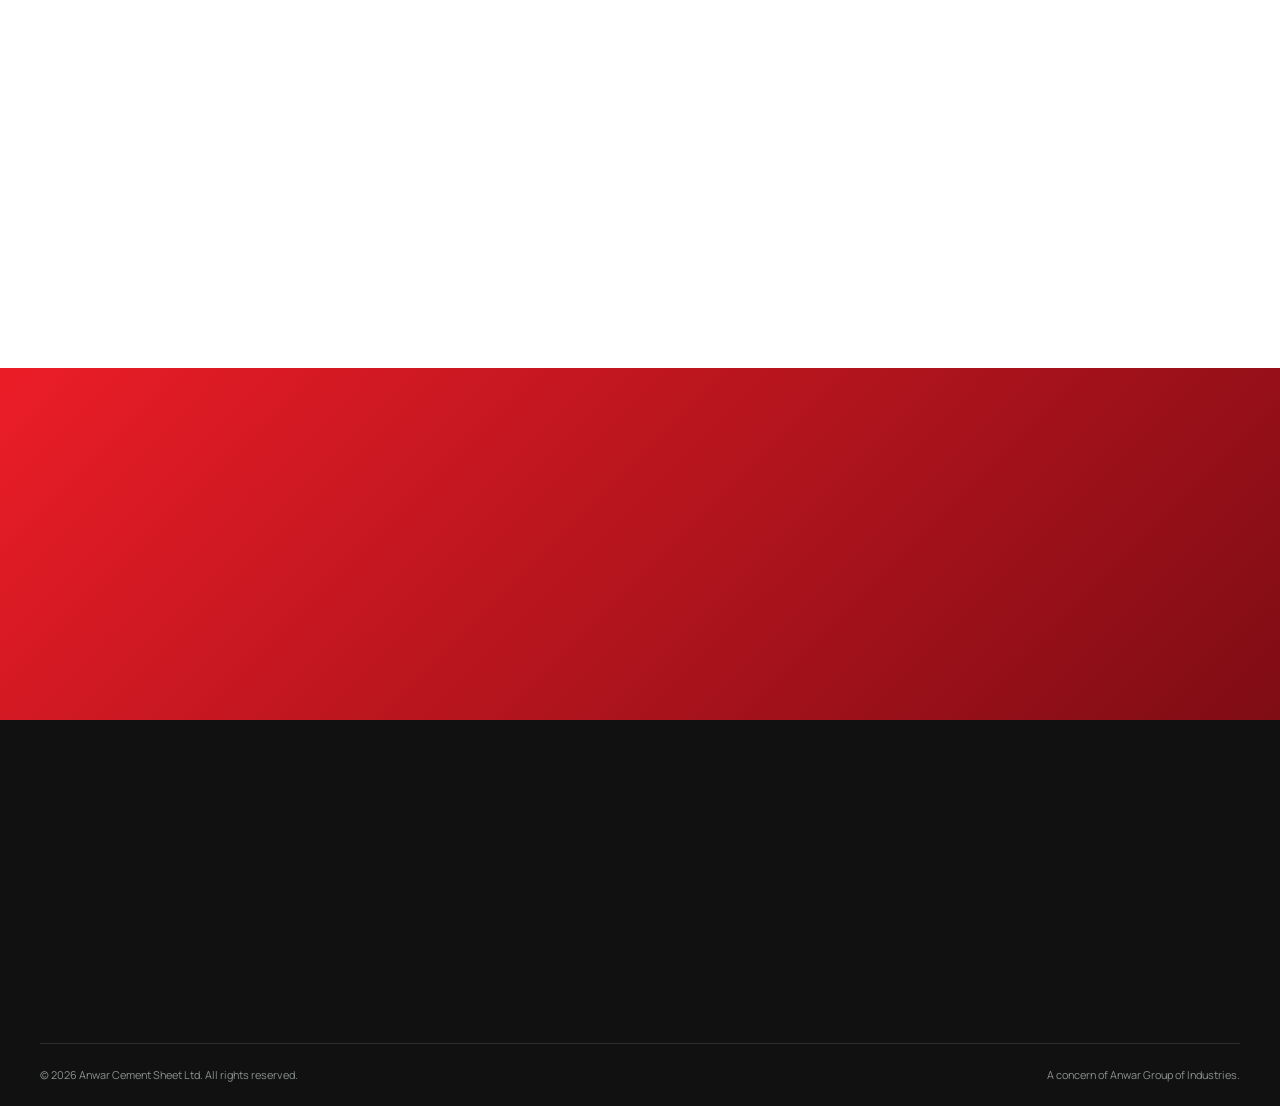
<file: why.html>
<!doctype html>
<html lang="en">
<head>
  <meta charset="utf-8">
  <meta name="viewport" content="width=device-width, initial-scale=1">
  <title>Why Anwar Cement Sheet | Built for a Changing Climate</title>
  <meta name="description" content="Why choose Anwar Cement Sheet: German technology, 6-layer fibre cement, up to 12°C cooler, rust-free, fire resistant to 1200°C, BSTI approved, 10-year guarantee.">
  <link rel="icon" type="image/png" href="assets/logo-512.png">
  <meta property="og:type" content="website">
  <meta property="og:site_name" content="Anwar Cement Sheet">
  <meta property="og:title" content="Why Anwar Cement Sheet | Built for a Changing Climate">
  <meta property="og:description" content="Why choose Anwar Cement Sheet: German technology, 6-layer fibre cement, up to 12°C cooler, rust-free, fire resistant to 1200°C, BSTI approved, 10-year guarantee.">
  <meta property="og:image" content="https://anwar-cement-sheet.vercel.app/assets/og-image-v2.jpg">
  <meta property="og:url" content="https://anwar-cement-sheet.vercel.app/why.html">
  <meta property="og:locale" content="en_GB">
  <meta name="twitter:card" content="summary_large_image">
  <meta name="twitter:title" content="Why Anwar Cement Sheet | Built for a Changing Climate">
  <meta name="twitter:description" content="Why choose Anwar Cement Sheet: German technology, 6-layer fibre cement, up to 12°C cooler, rust-free, fire resistant to 1200°C, BSTI approved, 10-year guarantee.">
  <meta name="twitter:image" content="https://anwar-cement-sheet.vercel.app/assets/og-image-v2.jpg">
  <meta name="theme-color" content="#eb1d27">
  <link rel="canonical" href="https://anwar-cement-sheet.vercel.app/why.html">
  <link rel="preconnect" href="https://fonts.googleapis.com">
  <link rel="preconnect" href="https://fonts.gstatic.com" crossorigin>
  <link href="https://fonts.googleapis.com/css2?family=Manrope:wght@400;500;600;700;800&family=Hind+Siliguri:wght@400;500;600;700&display=swap" rel="stylesheet">
  <link rel="stylesheet" href="css/style.css?v=20261005i">
</head>
<body class="page-detail">

  <header class="site-header" id="top">
    <nav class="wrap nav" aria-label="Primary">
      <a class="brand" href="index.html">
        <img src="assets/logo-512.png" alt="Anwar Cement Sheet logo" width="56" height="47">
        <span class="brand-text"><strong>ANWAR</strong><small>CEMENT SHEET</small></span>
      </a>
      <ul class="navlinks" id="navlinks">
        <li><a href="why.html" class="is-current">Why Anwar</a></li>
        <li><a href="products.html">Products</a></li>
        <li><a href="find-your-roof.html">Find Your Roof</a></li>
        <li><a href="solutions.html">Solutions</a></li>
        <li><a href="support.html">Support</a></li>
        <li><a href="contact.html">Contact</a></li>
      </ul>
      <a class="btn btn-primary nav-cta" href="find-your-roof.html">Choose a Roof</a>
      <button class="nav-toggle" id="navToggle" aria-label="Open menu" aria-expanded="false" aria-controls="navlinks"><span></span><span></span><span></span></button>
    </nav>
  </header>

  <main>
    <section class="detail-hero page-hero" style="background-image:url('assets/hero/hero-2.jpg')">
      <div class="wrap detail-hero-copy">
        <a href="index.html" class="crumb">← Home</a>
        <p class="eyebrow">Why Anwar</p>
        <h1>Built for a changing climate</h1>
        <p class="lead">Bangladesh faces hotter days, heavier rain, stronger storms and seasonal cold. Anwar Cement Sheet is made for exactly that weather, and backed by the country’s largest building-materials group.</p>
        <div class="actions"><a class="btn btn-primary" href="products.html">See the products</a><a class="btn btn-ghost" href="find-your-roof.html">Find your roof</a></div>
      </div>
    </section>

    <section class="trust" aria-label="Key facts" data-anim-scope>
      <div class="wrap trust-grid">
        <div data-anim="up"><strong>2013</strong><span>ACSL incorporated</span></div>
        <div data-anim="up" style="--d:.12s"><strong data-count="1250">0</strong><span>+ employees</span></div>
        <div data-anim="up" style="--d:.24s"><strong data-count="12">0</strong><span>°C cooler, up to</span></div>
        <div data-anim="up" style="--d:.36s"><strong data-count="10">0</strong><span>-year guarantee</span></div>
      </div>
    </section>

    <section class="detail-body" data-anim-scope>
      <div class="wrap">
        <div class="section-head" data-anim="down"><div><p class="eyebrow eyebrow-red">The company</p><h2>The largest single-line cement sheet manufacturer in the world</h2></div><p>Anwar Cement Sheet Ltd. (ACSL) is the fibre cement roofing concern of Anwar Group of Industries, one of Bangladesh’s oldest business houses.</p></div>
        <div class="two-col">
          <div data-anim="left">
            <p>ACSL was incorporated in 2013 and runs a single production line built on German technology, described by the company as the largest of its kind in the world. Around 1,250 people work across manufacturing, quality control, distribution and dealer support.</p>
            <p>The plant manufactures to ISO-393:1964 and BDS 1046:1983 and is approved by the Bangladesh Standards and Testing Institution (BSTI). Every sheet is a 6-layered fibre cement product, 4 mm thick, in lengths from 2 to 10 RFT, in natural grey or factory-coloured red, blue and green.</p>
            <p>ACSL sits inside the group's Building Materials Division alongside Anwar Cement, Duraroof, Anwar Galvanizing, Anwar Ispat and A1 Polymer, so the roof, the structure beneath it and the fixings can all come from one trusted source.</p>
          </div>
          <aside class="fact-card" data-anim="right">
            <h4>At a glance</h4>
            <ul class="ticks small"><li><span class="tick"><svg fill="none" stroke="currentColor" stroke-width="2" stroke-linecap="round" stroke-linejoin="round" viewBox="0 0 24 24" aria-hidden="true"><path d="M20 6 9 17l-5-5"/></svg></span>Incorporated 2013</li><li><span class="tick"><svg fill="none" stroke="currentColor" stroke-width="2" stroke-linecap="round" stroke-linejoin="round" viewBox="0 0 24 24" aria-hidden="true"><path d="M20 6 9 17l-5-5"/></svg></span>German production technology</li><li><span class="tick"><svg fill="none" stroke="currentColor" stroke-width="2" stroke-linecap="round" stroke-linejoin="round" viewBox="0 0 24 24" aria-hidden="true"><path d="M20 6 9 17l-5-5"/></svg></span>ISO-393:1964 and BDS 1046:1983</li><li><span class="tick"><svg fill="none" stroke="currentColor" stroke-width="2" stroke-linecap="round" stroke-linejoin="round" viewBox="0 0 24 24" aria-hidden="true"><path d="M20 6 9 17l-5-5"/></svg></span>BSTI approved</li><li><span class="tick"><svg fill="none" stroke="currentColor" stroke-width="2" stroke-linecap="round" stroke-linejoin="round" viewBox="0 0 24 24" aria-hidden="true"><path d="M20 6 9 17l-5-5"/></svg></span>10 years of guarantee</li><li><span class="tick"><svg fill="none" stroke="currentColor" stroke-width="2" stroke-linecap="round" stroke-linejoin="round" viewBox="0 0 24 24" aria-hidden="true"><path d="M20 6 9 17l-5-5"/></svg></span>Part of Anwar Group of Industries</li></ul>
            <a class="btn btn-outline" href="https://anwargroup.com/business-bmd-acsl.html" target="_blank" rel="noopener">Official ACSL page</a>
          </aside>
        </div>
      </div>
    </section>

    <section class="why" id="why">
      <div class="wrap">
        <div class="section-head">
          <div><p class="eyebrow eyebrow-red">Weather readiness</p><h2>How the roof handles each season</h2></div>
          <p>The roof has become part of a family's comfort plan and a farm's productivity plan. Here is how a fibre cement roof behaves in each season.</p>
        </div>
        <div class="why-grid">
          <div class="climate-card">
            <p class="eyebrow">Weather readiness</p>
            <h3>Protection through every season</h3>
            <div class="weather">
              <div><span class="wx"><svg fill="none" stroke="currentColor" stroke-width="2" stroke-linecap="round" stroke-linejoin="round" viewBox="0 0 24 24" aria-hidden="true"><circle cx="12" cy="12" r="4"/><path d="M12 2v2M12 20v2M4.93 4.93l1.41 1.41M17.66 17.66l1.41 1.41M2 12h2M20 12h2M4.93 19.07l1.41-1.41M17.66 6.34l1.41-1.41"/></svg></span><strong>Heat wave</strong><span>Lower heat transfer keeps interiors up to 12°C cooler.</span></div>
              <div><span class="wx"><svg fill="none" stroke="currentColor" stroke-width="2" stroke-linecap="round" stroke-linejoin="round" viewBox="0 0 24 24" aria-hidden="true"><path d="M16 13v8M8 13v8M12 15v8"/><path d="M20 16.58A5 5 0 0 0 18 7h-1.26A8 8 0 1 0 4 15.25"/></svg></span><strong>Heavy rain</strong><span>Dense sheet dampens rain noise; correct overlap manages monsoon exposure.</span></div>
              <div><span class="wx"><svg fill="none" stroke="currentColor" stroke-width="2" stroke-linecap="round" stroke-linejoin="round" viewBox="0 0 24 24" aria-hidden="true"><path d="M12 2v20M2 12h20M4.93 4.93l14.14 14.14M19.07 4.93 4.93 19.07"/></svg></span><strong>Cold wave</strong><span>Thermal insulation reduces sudden indoor temperature swings.</span></div>
              <div><span class="wx"><svg fill="none" stroke="currentColor" stroke-width="2" stroke-linecap="round" stroke-linejoin="round" viewBox="0 0 24 24" aria-hidden="true"><path d="M17.7 7.7a2.5 2.5 0 1 1 1.8 4.3H2"/><path d="M9.6 4.6A2 2 0 1 1 11 8H2"/><path d="M12.6 19.4A2 2 0 1 0 14 16H2"/></svg></span><strong>Storm season</strong><span>Professional fixing on the corrugation crest supports roof integrity.</span></div>
            </div>
          </div>
          <div class="benefits">
            <div class="benefit"><span class="benefit-icon"><svg fill="none" stroke="currentColor" stroke-width="2" stroke-linecap="round" stroke-linejoin="round" viewBox="0 0 24 24" aria-hidden="true"><path d="M12 14l3.5-3.5"/><path d="M3.3 15A9 9 0 1 1 20.7 15"/><circle cx="12" cy="14" r="1.5"/></svg></span><h4>Performance</h4><p>Fibre cement roofing designed for everyday heat, rain and humidity.</p></div>
            <div class="benefit"><span class="benefit-icon"><svg fill="none" stroke="currentColor" stroke-width="2" stroke-linecap="round" stroke-linejoin="round" viewBox="0 0 24 24" aria-hidden="true"><path d="M2 20V8l6 4V8l6 4V8l6 4v8Z"/><path d="M17 4h2v6h-2z"/><path d="M6 20v-3M10 20v-3M14 20v-3"/></svg></span><h4>Technology</h4><p>German-technology single line for consistent sheet quality, every batch.</p></div>
            <div class="benefit"><span class="benefit-icon"><svg fill="none" stroke="currentColor" stroke-width="2" stroke-linecap="round" stroke-linejoin="round" viewBox="0 0 24 24" aria-hidden="true"><path d="M14.7 6.3a1 1 0 0 0 0 1.4l1.6 1.6a1 1 0 0 0 1.4 0l3.77-3.77a6 6 0 0 1-7.94 7.94l-6.91 6.91a2.12 2.12 0 0 1-3-3l6.91-6.91a6 6 0 0 1 7.94-7.94l-3.76 3.76z"/></svg></span><h4>Installation support</h4><p>Guidance on slope, overlap, fixing and accessories through the dealer network.</p></div>
            <div class="benefit"><span class="benefit-icon"><svg fill="none" stroke="currentColor" stroke-width="2" stroke-linecap="round" stroke-linejoin="round" viewBox="0 0 24 24" aria-hidden="true"><path d="M12 22s8-4 8-10V5l-8-3-8 3v7c0 6 8 10 8 10z"/><path d="m9 12 2 2 4-4"/></svg></span><h4>Warranty</h4><p>10 years of guarantee, based on approved terms and correct installation.</p></div>
          </div>
        </div>
      </div>
    </section>

    <section class="detail-body" data-anim-scope>
      <div class="wrap">
        <div class="section-head" data-anim="down"><div><p class="eyebrow eyebrow-red">Advantages</p><h2>Seven reasons the sheet lasts</h2></div><p>The product advantages published by Anwar Cement Sheet Ltd.</p></div>
        <div class="pd-adv adv-page"><div class="pd-adv-item hover-zoom" data-anim="up" style="--d:0.00s"><span class="pd-adv-ico"><svg fill="none" stroke="currentColor" stroke-width="2" stroke-linecap="round" stroke-linejoin="round" viewBox="0 0 24 24" aria-hidden="true"><path d="M12 22s8-4 8-10V5l-8-3-8 3v7c0 6 8 10 8 10z"/><path d="m9 12 2 2 4-4"/></svg></span><div><strong>Rust, rot & corrosion free</strong><span>No metal to rust and no timber to rot. Ideal for humid, coastal and riverside areas.</span></div></div><div class="pd-adv-item hover-zoom" data-anim="up" style="--d:0.08s"><span class="pd-adv-ico"><svg fill="none" stroke="currentColor" stroke-width="2" stroke-linecap="round" stroke-linejoin="round" viewBox="0 0 24 24" aria-hidden="true"><path d="m12 2 9 5-9 5-9-5 9-5z"/><path d="m3 12 9 5 9-5"/><path d="m3 17 9 5 9-5"/></svg></span><div><strong>6-layered cement sheet</strong><span>Multi-layer construction gives strength and a long service life.</span></div></div><div class="pd-adv-item hover-zoom" data-anim="up" style="--d:0.16s"><span class="pd-adv-ico"><svg fill="none" stroke="currentColor" stroke-width="2" stroke-linecap="round" stroke-linejoin="round" viewBox="0 0 24 24" aria-hidden="true"><path d="M14 14.8V5a2 2 0 0 0-4 0v9.8a4 4 0 1 0 4 0z"/></svg></span><div><strong>Temperature reduction up to 12°C</strong><span>Lower heat transfer keeps homes and sheds noticeably cooler.</span></div></div><div class="pd-adv-item hover-zoom" data-anim="up" style="--d:0.24s"><span class="pd-adv-ico"><svg fill="none" stroke="currentColor" stroke-width="2" stroke-linecap="round" stroke-linejoin="round" viewBox="0 0 24 24" aria-hidden="true"><path d="M9 3h6M10 3v6L4 20a1 1 0 0 0 .9 1.5h14.2A1 1 0 0 0 20 20l-6-11V3"/></svg></span><div><strong>Resistant to chemical attacks</strong><span>Unaffected by ammonia, fertiliser fumes and industrial vapours.</span></div></div><div class="pd-adv-item hover-zoom" data-anim="up" style="--d:0.32s"><span class="pd-adv-ico"><svg fill="none" stroke="currentColor" stroke-width="2" stroke-linecap="round" stroke-linejoin="round" viewBox="0 0 24 24" aria-hidden="true"><path d="M11 5 6 9H2v6h4l5 4z"/><path d="M15.5 8.5a5 5 0 0 1 0 7M19 5a9 9 0 0 1 0 14"/></svg></span><div><strong>Excellent noise & thermal insulation</strong><span>Dense sheet dampens rain noise and stabilises indoor temperature.</span></div></div><div class="pd-adv-item hover-zoom" data-anim="up" style="--d:0.40s"><span class="pd-adv-ico"><svg fill="none" stroke="currentColor" stroke-width="2" stroke-linecap="round" stroke-linejoin="round" viewBox="0 0 24 24" aria-hidden="true"><path d="M12 22a7 7 0 0 0 7-7c0-2-1-3.9-3-5.5s-3.3-4-4-6.5c-.7 2.5-2 4.9-4 6.5S5 13 5 15a7 7 0 0 0 7 7z"/></svg></span><div><strong>Reduced condensation</strong><span>Vapour permeability lets moisture escape instead of dripping.</span></div></div><div class="pd-adv-item hover-zoom" data-anim="up" style="--d:0.48s"><span class="pd-adv-ico"><svg fill="none" stroke="currentColor" stroke-width="2" stroke-linecap="round" stroke-linejoin="round" viewBox="0 0 24 24" aria-hidden="true"><path d="M12 2c2 3 6 5.5 6 11a6 6 0 0 1-12 0c0-2.5 1-4.5 2-6 0 2 1 3 2 3 0-3 1-5 2-8z"/></svg></span><div><strong>Fire resistance up to 1200°C</strong><span>Non-combustible material for safer homes and workplaces.</span></div></div></div>
      </div>
    </section>

    <section class="solutions" data-anim-scope>
      <div class="wrap">
        <div class="section-head" data-anim="down"><div><p class="eyebrow eyebrow-red">Compared</p><h2>Cement sheet against the alternatives</h2></div><p>A general comparison of roofing materials commonly used in Bangladesh. ACSL figures are from the official product page; other columns describe typical material behaviour.</p></div>
        <div class="tbl-wrap" data-anim="up">
          <table class="cmp">
            <thead><tr><th>Property</th><th class="hi">Anwar Cement Sheet</th><th>Metal (CI / GI) sheet</th><th>Clay tile</th></tr></thead>
            <tbody>
              <tr><td>Rust and corrosion</td><td class="hi">Rust, rot and corrosion free</td><td>Prone to rust, especially near the coast</td><td>Not affected</td></tr>
              <tr><td>Heat inside</td><td class="hi">Up to 12°C cooler</td><td>Heats up quickly in sun</td><td>Moderate</td></tr>
              <tr><td>Rain noise</td><td class="hi">Low, dense sheet dampens sound</td><td>High</td><td>Low</td></tr>
              <tr><td>Fire</td><td class="hi">Resistant up to 1200°C</td><td>Non-combustible but conducts heat</td><td>Non-combustible</td></tr>
              <tr><td>Condensation</td><td class="hi">Reduced, vapour-permeable</td><td>Drips in humid weather</td><td>Low</td></tr>
              <tr><td>Chemical exposure (farms, industry)</td><td class="hi">Resistant to chemical attack</td><td>Corrodes with ammonia and acids</td><td>Resistant</td></tr>
              <tr><td>Sheet length</td><td class="hi">Up to 10 RFT, fewer joints</td><td>Long lengths available</td><td>Small units, many joints</td></tr>
              <tr><td>Guarantee</td><td class="hi">10 years</td><td>Varies by brand</td><td>Varies</td></tr>
            </tbody>
          </table>
        </div>
      </div>
    </section>

    <section class="detail-body alt" id="duraroof" data-anim-scope>
      <div class="wrap">
        <div class="bento">
          <div class="b-photo b-4 b-tall" data-anim="left" style="background-image:url('assets/duraroof/texture.jpg')">
            <div><span class="dr-logo-chip sm"><img src="assets/duraroof/duraroof-logo.png" alt="Anwar DuraRoof"></span><h3>The ultimate industrial roofing solution</h3><p>Cement, strengthened by fibre, for all kinds of industries.</p><a class="link link-light" href="products.html#duraroof">See specifications →</a></div>
          </div>
          <div class="b-8 b-plain" data-anim="right">
            <p class="eyebrow eyebrow-red">Anwar DuraRoof</p><h2 class="h-stack">Twelve reasons industries choose DuraRoof</h2>
            <div class="dr-benefits cols-3"><div class="dr-benefit hover-zoom" data-anim="up" style="--d:0.00s"><span class="dr-ico"><svg width="24" height="24" fill="none" stroke="currentColor" stroke-width="2" stroke-linecap="round" stroke-linejoin="round" viewBox="0 0 24 24" aria-hidden="true"><path d="M14 14.8V5a2 2 0 0 0-4 0v9.8a4 4 0 1 0 4 0z"/></svg></span><strong>Reduces temperature up to 12°C in summer</strong></div><div class="dr-benefit hover-zoom" data-anim="up" style="--d:0.04s"><span class="dr-ico"><svg width="24" height="24" fill="none" stroke="currentColor" stroke-width="2" stroke-linecap="round" stroke-linejoin="round" viewBox="0 0 24 24" aria-hidden="true"><path d="M11 5 6 9H2v6h4l5 4z"/><path d="M15.5 8.5a5 5 0 0 1 0 7M19 5a9 9 0 0 1 0 14"/></svg></span><strong>Excellent noise and thermal insulator</strong></div><div class="dr-benefit hover-zoom" data-anim="up" style="--d:0.08s"><span class="dr-ico"><svg width="24" height="24" fill="none" stroke="currentColor" stroke-width="2" stroke-linecap="round" stroke-linejoin="round" viewBox="0 0 24 24" aria-hidden="true"><circle cx="12" cy="12" r="9"/><path d="M15 9.5c-.5-1-1.600-1.500-3-1.500-1.700 0-3 .8-3 2s1 1.800 3 2 3 .8 3 2-1.300 2-3 2c-1.400 0-2.500-.5-3-1.500M12 6v2M12 16v2"/></svg></span><strong>Highly cost effective</strong></div><div class="dr-benefit hover-zoom" data-anim="up" style="--d:0.12s"><span class="dr-ico"><svg width="24" height="24" fill="none" stroke="currentColor" stroke-width="2" stroke-linecap="round" stroke-linejoin="round" viewBox="0 0 24 24" aria-hidden="true"><circle cx="12" cy="12" r="3"/><path d="M12 2v3M12 19v3M2 12h3M19 12h3M4.900 4.900l2.100 2.100M17 17l2.100 2.100M4.900 19.100 7 17M17 7l2.100-2.100"/></svg></span><strong>Low maintenance cost</strong></div><div class="dr-benefit hover-zoom" data-anim="up" style="--d:0.16s"><span class="dr-ico"><svg width="24" height="24" fill="none" stroke="currentColor" stroke-width="2" stroke-linecap="round" stroke-linejoin="round" viewBox="0 0 24 24" aria-hidden="true"><path d="M9 3h6M10 3v6L4 20a1 1 0 0 0 .9 1.500h14.200A1 1 0 0 0 20 20l-6-11V3"/></svg></span><strong>Resistant to chemical reactions</strong></div><div class="dr-benefit hover-zoom" data-anim="up" style="--d:0.20s"><span class="dr-ico"><svg width="24" height="24" fill="none" stroke="currentColor" stroke-width="2" stroke-linecap="round" stroke-linejoin="round" viewBox="0 0 24 24" aria-hidden="true"><path d="M14.700 6.300a1 1 0 0 0 0 1.400l1.600 1.600a1 1 0 0 0 1.400 0l3.770-3.770a6 6 0 0 1-7.940 7.940l-6.910 6.910a2.120 2.120 0 0 1-3-3l6.910-6.910a6 6 0 0 1 7.940-7.940l-3.760 3.760z"/></svg></span><strong>Quick and easy to install and fix</strong></div><div class="dr-benefit hover-zoom" data-anim="up" style="--d:0.24s"><span class="dr-ico"><svg width="24" height="24" fill="none" stroke="currentColor" stroke-width="2" stroke-linecap="round" stroke-linejoin="round" viewBox="0 0 24 24" aria-hidden="true"><path d="M12 22s8-4 8-10V5l-8-3-8 3v7c0 6 8 10 8 10z"/><path d="m9 12 2 2 4-4"/></svg></span><strong>Rust and corrosion free</strong></div><div class="dr-benefit hover-zoom" data-anim="up" style="--d:0.28s"><span class="dr-ico"><svg width="24" height="24" fill="none" stroke="currentColor" stroke-width="2" stroke-linecap="round" stroke-linejoin="round" viewBox="0 0 24 24" aria-hidden="true"><path d="M21 6H3v12h18z"/><path d="M7 6v4M11 6v3M15 6v4M19 6v3"/></svg></span><strong>Available in different sizes</strong></div><div class="dr-benefit hover-zoom" data-anim="up" style="--d:0.32s"><span class="dr-ico"><svg width="24" height="24" fill="none" stroke="currentColor" stroke-width="2" stroke-linecap="round" stroke-linejoin="round" viewBox="0 0 24 24" aria-hidden="true"><path d="M12 2c2 3 6 5.500 6 11a6 6 0 0 1-12 0c0-2.500 1-4.500 2-6 0 2 1 3 2 3 0-3 1-5 2-8z"/></svg></span><strong>Fire resistant up to 1100°C</strong></div><div class="dr-benefit hover-zoom" data-anim="up" style="--d:0.36s"><span class="dr-ico"><svg width="24" height="24" fill="none" stroke="currentColor" stroke-width="2" stroke-linecap="round" stroke-linejoin="round" viewBox="0 0 24 24" aria-hidden="true"><path d="M13 2 4 14h7l-1 8 9-12h-7z"/></svg></span><strong>Customized accessories</strong></div><div class="dr-benefit hover-zoom" data-anim="up" style="--d:0.40s"><span class="dr-ico"><svg width="24" height="24" fill="none" stroke="currentColor" stroke-width="2" stroke-linecap="round" stroke-linejoin="round" viewBox="0 0 24 24" aria-hidden="true"><path d="M12 22a7 7 0 0 0 7-7c0-2-1-3.900-3-5.500s-3.300-4-4-6.500c-.7 2.500-2 4.900-4 6.500S5 13 5 15a7 7 0 0 0 7 7z"/></svg></span><strong>Reduces condensation</strong></div><div class="dr-benefit hover-zoom" data-anim="up" style="--d:0.44s"><span class="dr-ico"><svg width="24" height="24" fill="none" stroke="currentColor" stroke-width="2" stroke-linecap="round" stroke-linejoin="round" viewBox="0 0 24 24" aria-hidden="true"><path d="M4 14v-2a8 8 0 0 1 16 0v2"/><path d="M4 14h3v5H5a1 1 0 0 1-1-1zM20 14h-3v5h2a1 1 0 0 0 1-1z"/><path d="M17 19c0 1.500-2 2-5 2"/></svg></span><strong>Technical and after sales service support</strong></div></div>
          </div>
        </div>
      </div>
    </section>

    <section class="detail-body" id="buet" data-anim-scope>
      <div class="wrap two-col even">
        <div data-anim="left">
          <p class="eyebrow eyebrow-red">BUET test certification</p><h2 class="h-stack">Tested by BUET, our long-term research partner</h2>
          <blockquote class="qblock">
            <p>I am glad to see Anwar Group introducing DuraRoof in Bangladesh; indeed a long awaited solution to all the perils of conventional steel based roofing materials. Test results from BUET of DuraRoof were impressive to me.</p>
            <p>DuraRoof holds the capacity to withstand very high temperatures as the test results show. In addition, its anti-rusting elements make it an appropriate roofing solution for all industrial usage. The confidence of the promoters in the products also resounded in the offering of 50 years rust-free guarantee.</p>
          </blockquote>
          <div class="qby"><img src="assets/duraroof/bosunia.jpg" alt="Prof. Dr. M. Shamim Z. Bosunia" loading="lazy"><div><strong>Prof. Dr. M. Shamim Z. Bosunia</strong><small>Emeritus Professor, Civil Engineering, University of Asia Pacific. Ex. Professor, BUET</small></div></div>
        </div>
        <div data-anim="right">
          <div class="cert-fan">
            <a href="assets/duraroof/cert-1.jpg" data-lightbox><img src="assets/duraroof/cert-1.jpg" alt="BUET test report: thickness, density, load bearing capacity and hardness" loading="lazy"></a>
            <a href="assets/duraroof/cert-2.jpg" data-lightbox><img src="assets/duraroof/cert-2.jpg" alt="BUET test report: washability, corrosiveness, fire and temperature resistance" loading="lazy"></a>
            <a href="assets/duraroof/cert-3.jpg" data-lightbox><img src="assets/duraroof/cert-3.jpg" alt="BUET test report: acid resistance, water absorption, flexural strength and chemical analysis" loading="lazy"></a>
          </div>
          <div class="mini-chips"><span>Load bearing</span><span>Hardness</span><span>Fire resistance</span><span>Temperature</span><span>Corrosion</span><span>Acid resistance</span><span>Water absorption</span><span>Flexural strength</span></div>
          <p class="note center">Three test reports from the Department of Materials and Metallurgical Engineering, BUET. Click to enlarge.</p>
        </div>
      </div>
    </section>

    <section class="detail-body alt" id="production" data-anim-scope>
      <div class="wrap">
        <div class="section-head" data-anim="down"><div><p class="eyebrow eyebrow-red">Production</p><h2>The largest cement sheet factory in the world</h2></div><p>DuraRoof is manufactured in two state of the art plants of 500 TPD capacity each, equipped with imported machinery using Italian technology.</p></div>
        <div class="bento">
          <div class="b-photo b-7" data-anim="left" style="background-image:url('assets/duraroof/plant.jpg')"><div><small>Inside the plant</small><h3>2 plants · 500 TPD each</h3></div></div>
          <div class="b-card b-5" data-anim="right">
            <h4>Standards strictly maintained</h4>
            <ol class="num-list">
              <li><span><strong>Computer-aided manufacturing.</strong> Advanced CAM techniques for precise, efficient production.</span></li>
              <li><span><strong>Superior raw materials.</strong> High-grade cement and imported fibres.</span></li>
              <li><span><strong>Expert monitoring.</strong> Qualified professionals oversee the whole process.</span></li>
              <li><span><strong>Hatschek machine.</strong> Flat sheets are meticulously formed.</span></li>
              <li><span><strong>Strict quality standards.</strong> BSTI, ISO 393-1:1983(E), IS 459:1992, IS 5913:2003.</span></li>
            </ol>
          </div>
          <div class="b-card b-5" data-anim="left"><h4>World class quality control lab</h4><div class="tbl-wrap"><table class="cmp compact"><thead><tr><th>Machine</th><th>Test</th></tr></thead><tbody><tr><td>Micro Oven</td><td>Moisture and density</td></tr><tr><td>Mapple Furness</td><td>LOI, SO3, IR etc.</td></tr><tr><td>LBC Test Machine</td><td>Load bearing capacity</td></tr><tr><td>SSA Tester</td><td>Fineness of cement</td></tr><tr><td>Buoyance Tester</td><td>Fibre opening</td></tr><tr><td>Vicat Apparatus</td><td>Cement setting time</td></tr></tbody></table></div></div>
          <div class="b-photo b-3" data-anim="up" style="background-image:url('assets/duraroof/lab.jpg')"><div><small>Quality control</small></div></div>
          <div class="b-photo b-4" data-anim="right" style="background-image:url('assets/duraroof/factory.jpg')"><div><small>Manufacturing factory</small><h3>Charbausia, Gazaria, Munshiganj</h3></div></div>
        </div>
      </div>
    </section>

    <section class="detail-body" id="milestones" data-anim-scope>
      <div class="wrap">
        <div class="section-head" data-anim="down"><div><p class="eyebrow eyebrow-red">Milestones</p><h2>Beyond the borders of Bangladesh</h2></div></div>
        <div class="media-grid">
          <article class="media hover-zoom" data-anim="left"><img src="assets/duraroof/export.jpg" alt="DuraRoof export shipment" loading="lazy"><div><small>Export</small><h4>Exported to India and Pakistan</h4><p>Despite the longstanding preference for local cement sheets in India, DuraRoof has gained prominence due to its exceptional global standards. Its acceptance extends to Pakistan.</p></div></article>
          <article class="media hover-zoom" data-anim="right"><img src="assets/duraroof/bdauto.jpg" alt="Smart roofing partnership with Bangladesh Auto Industries" loading="lazy"><div><small>Partnership</small><h4>Roofing Bangladesh’s first EV manufacturer</h4><p>A smart roofing partnership with Bangladesh Auto Industries Ltd., supplying roofing sheet for its factory sheds.</p></div></article>
        </div>
      </div>
    </section>

    <section class="detail-body alt" id="group" data-anim-scope>
      <div class="wrap">
        <div class="two-col even">
          <div data-anim="left">
            <p class="eyebrow eyebrow-red">Anwar Group</p><h2 class="h-stack">A family conglomerate since 1834</h2>
            <blockquote class="qblock">
              <p>DuraRoof is believed to be yet another revolutionary product. It is anti-corrosive, anti-rusting, fire resistant and an excellent heat insulator. It not only outlives the conventional steel roofing by up to five times, but also induces higher efficiency and productivity by improving temperature and humidity control inside the plants.</p>
              <p>Beyond Bangladesh, DuraRoof is also exported to India and Pakistan. By 2026, DuraRoof hopes to be able to export to at least 12 different countries.</p>
            </blockquote>
            <div class="qby"><img src="assets/duraroof/chairman.jpg" alt="Manwar Hossain" loading="lazy"><div><strong>Manwar Hossain</strong><small>Chairman, Anwar Group of Industries</small></div></div>
          </div>
          <div class="kpis" data-anim="right">
            <div class="kpi"><b>1834</b><span>The year the group began. Almost 200 years of serving Bangladesh.</span></div>
            <div class="kpi"><b>36</b><span>New products and services introduced to the Bangladeshi economy.</span></div>
            <div class="kpi"><b>5×</b><span>DuraRoof outlives conventional steel roofing by up to five times.</span></div>
          </div>
        </div>
        <details class="disclose" data-anim="up"><summary>Major concerns of Anwar Group <svg width="24" height="24" fill="none" stroke="currentColor" stroke-width="2" stroke-linecap="round" stroke-linejoin="round" viewBox="0 0 24 24" aria-hidden="true"><path d="m6 9 6 6 6-6"/></svg></summary><img src="assets/duraroof/group-concerns.png" alt="Major concerns of Anwar Group, financial sector and brands of AG Automobiles" loading="lazy"></details>
      </div>
    </section>

    <section class="detail-body" id="sustainability" data-anim-scope>
      <div class="wrap">
        <div class="section-head" data-anim="down"><div><p class="eyebrow eyebrow-red">Sustainability</p><h2>A durable and sustainable roofing solution</h2></div><p>How cement sheet roofing supports cooler factories, green building certification and the Sustainable Development Goals.</p></div>
        <div class="xtabs" data-anim="up"><div class="xtabs-bar" role="tablist" aria-label="Sustainability topics"><button class="xtab is-active" role="tab" aria-selected="true" data-tab="climate">Heat and climate</button><button class="xtab" role="tab" aria-selected="false" data-tab="leed">LEED certification</button><button class="xtab" role="tab" aria-selected="false" data-tab="sdg">Development goals</button><button class="xtab" role="tab" aria-selected="false" data-tab="csr">Social responsibility</button></div><div class="xpanel is-active" role="tabpanel" data-panel="climate"><div class="profile-split"><div><p class="lede">Bangladesh is at high risk for extreme heat hazards, and the risk is rising. Air conditioning run on fossil fuel creates a vicious circle: more cooling, more emissions, a warmer climate. Cement sheet roofing is a passive, long-term cooling system for factories.</p><ul class="ticks"><li><span class="tick"><svg width="24" height="24" fill="none" stroke="currentColor" stroke-width="2" stroke-linecap="round" stroke-linejoin="round" viewBox="0 0 24 24" aria-hidden="true"><path d="M20 6 9 17l-5-5"/></svg></span><span>Reduce absence rates and productivity loss</span></li><li><span class="tick"><svg width="24" height="24" fill="none" stroke="currentColor" stroke-width="2" stroke-linecap="round" stroke-linejoin="round" viewBox="0 0 24 24" aria-hidden="true"><path d="M20 6 9 17l-5-5"/></svg></span><span>Sustainable composition</span></li><li><span class="tick"><svg width="24" height="24" fill="none" stroke="currentColor" stroke-width="2" stroke-linecap="round" stroke-linejoin="round" viewBox="0 0 24 24" aria-hidden="true"><path d="M20 6 9 17l-5-5"/></svg></span><span>Mitigate temperature up to 12 degrees Celsius</span></li><li><span class="tick"><svg width="24" height="24" fill="none" stroke="currentColor" stroke-width="2" stroke-linecap="round" stroke-linejoin="round" viewBox="0 0 24 24" aria-hidden="true"><path d="M20 6 9 17l-5-5"/></svg></span><span>Increase livestock production and reduce farm operating expense</span></li><li><span class="tick"><svg width="24" height="24" fill="none" stroke="currentColor" stroke-width="2" stroke-linecap="round" stroke-linejoin="round" viewBox="0 0 24 24" aria-hidden="true"><path d="M20 6 9 17l-5-5"/></svg></span><span>Reduce the physical and psychological impacts of heat stress</span></li></ul></div><figure class="frame"><img src="assets/duraroof/roof-close.jpg" alt="Cement sheet roof close-up" loading="lazy"><figcaption>Meets ISO building-material standards and supports LEED and BREEAM green building initiatives.</figcaption></figure></div></div><div class="xpanel" role="tabpanel" data-panel="leed"><div class="leed-grid"><div class="leed"><span class="dr-ico"><svg width="24" height="24" fill="none" stroke="currentColor" stroke-width="2" stroke-linecap="round" stroke-linejoin="round" viewBox="0 0 24 24" aria-hidden="true"><path d="M13 2 4 14h7l-1 8 9-12h-7z"/></svg></span><strong>Energy efficiency</strong></div><div class="leed"><span class="dr-ico"><svg width="24" height="24" fill="none" stroke="currentColor" stroke-width="2" stroke-linecap="round" stroke-linejoin="round" viewBox="0 0 24 24" aria-hidden="true"><circle cx="12" cy="12" r="3"/><path d="M12 2v3M12 19v3M2 12h3M19 12h3M4.900 4.900l2.100 2.100M17 17l2.100 2.100M4.900 19.100 7 17M17 7l2.100-2.100"/></svg></span><strong>Durability and low maintenance</strong></div><div class="leed"><span class="dr-ico"><svg width="24" height="24" fill="none" stroke="currentColor" stroke-width="2" stroke-linecap="round" stroke-linejoin="round" viewBox="0 0 24 24" aria-hidden="true"><path d="M11 20A7 7 0 0 1 4 13c0-6 6-9 16-9 0 10-3 16-9 16z"/><path d="M4 20c2-4 5-7 10-9"/></svg></span><strong>Material and resources</strong></div><div class="leed"><span class="dr-ico"><svg width="24" height="24" fill="none" stroke="currentColor" stroke-width="2" stroke-linecap="round" stroke-linejoin="round" viewBox="0 0 24 24" aria-hidden="true"><path d="M20 10c0 6-8 12-8 12s-8-6-8-12a8 8 0 0 1 16 0z"/><circle cx="12" cy="10" r="3"/></svg></span><strong>Sustainable sites</strong></div><div class="leed"><span class="dr-ico"><svg width="24" height="24" fill="none" stroke="currentColor" stroke-width="2" stroke-linecap="round" stroke-linejoin="round" viewBox="0 0 24 24" aria-hidden="true"><path d="M3 11l9-8 9 8"/><path d="M5 10v10h14V10"/><path d="M10 20v-6h4v6"/></svg></span><strong>Indoor environmental quality</strong></div></div><p class="pull">By incorporating cement sheets into building designs, companies can achieve several LEED certification criteria more efficiently.</p></div><div class="xpanel" role="tabpanel" data-panel="sdg"><div class="sdg-grid"><div class="sdg"><span class="sdg-n" style="background:#4c9f38">03</span><div><strong>Good health and well-being</strong><span>Better indoor air quality and fire resistance make buildings healthier and safer.</span></div></div><div class="sdg"><span class="sdg-n" style="background:#26bde2">06</span><div><strong>Clean water and sanitation</strong><span>Durable sheets prevent leaks and water damage.</span></div></div><div class="sdg"><span class="sdg-n" style="background:#fd6925">09</span><div><strong>Industry, innovation and infrastructure</strong><span>A durable, eco-friendly material for resilient infrastructure and modern construction.</span></div></div><div class="sdg"><span class="sdg-n" style="background:#fd9d24">11</span><div><strong>Sustainable cities and communities</strong><span>Resilience to natural disasters helps create safer communities.</span></div></div><div class="sdg"><span class="sdg-n" style="background:#bf8b2e">12</span><div><strong>Responsible consumption and production</strong><span>Recyclability, waste reduction and sustainable manufacturing practices.</span></div></div><div class="sdg"><span class="sdg-n" style="background:#3f7e44">13</span><div><strong>Climate action</strong><span>Better thermal insulation lowers cooling demand, emissions and carbon footprint.</span></div></div></div></div><div class="xpanel" role="tabpanel" data-panel="csr"><p class="lede">Anwar Group of Industries, a 190 years old family owned conglomerate, has practised public philanthropy since before its inception in 1834.</p><div class="csr-grid"><div class="csr"><strong>Go green</strong><span>Zero physical wastage in manufacturing, with continuous recycling and the greenest technologies in its factories.</span></div><div class="csr"><strong>Azad Muslim Welfare Complex</strong><span>Pledged to help less privileged and distressed people of Lalbagh.</span></div><div class="csr"><strong>Education</strong><span>Jamila Khatun Lalbagh Girls High School (est. 1959, almost 530 students). Riadul Muslimat gives free education to about 350 students.</span></div><div class="csr"><strong>Health services</strong><span>Jamila Khatun Red Crescent Maternity and Child Welfare Center, Rahim Baksh Eye Hospital, Alhaj Anwar Hossain Diabetic Hospital.</span></div><div class="csr"><strong>Alhaj Anwar Hossain Foundation</strong><span>Established in 2003 to improve the condition of underprivileged people. It conducts all CSR activities of the group.</span></div><div class="csr"><strong>Monthly support, Amligola</strong><span>Help for less privileged people of Amligola, Lalbagh, with education, treatment, food and marriage.</span></div></div></div></div>
      </div>
    </section>

    <section class="contact detail-cta" data-anim-scope>
      <div class="wrap detail-cta-inner">
        <div data-anim="left"><p class="eyebrow">Ready to start?</p><h2>See the difference on your own roof</h2><p>Tell us where the roof will work and we will recommend the right sheet, colour and installer.</p></div>
        <div class="actions" data-anim="right"><a class="btn btn-light" href="find-your-roof.html">Find your roof</a><a class="btn btn-ghost" href="tel:16685">Call hotline 16685</a></div>
      </div>
    </section>
  </main>

  <footer class="site-footer" data-anim-scope>
    <div class="wrap foot">
      <div data-anim="up">
        <a class="brand brand-light" href="index.html"><img src="assets/logo-512.png" alt="" width="64" height="54"><span class="brand-text"><strong>ANWAR</strong><small>CEMENT SHEET</small></span></a>
        <p>A better life begins with the roof above it.</p>
      </div>
      <div data-anim="up" style="--d:.1s"><h4>Explore</h4><a href="why.html">Why Anwar</a><a href="products.html">Products</a><a href="products.html#duraroof">Anwar DuraRoof</a><a href="find-your-roof.html">Find Your Roof</a><a href="solutions.html">Solutions</a><a href="support.html">Support</a></div>
      <div data-anim="up" style="--d:.2s"><h4>Solutions</h4><a href="residential.html">Residential</a><a href="farm.html">Animal husbandry</a><a href="industrial.html">Industrial</a></div>
      <div data-anim="up" style="--d:.3s"><h4>Contact</h4><a href="tel:16685">Hotline 16685</a><a href="mailto:mail@anwargroup.net">mail@anwargroup.net</a><a href="contact.html">Dealer enquiry</a></div>
    </div>
    <div class="wrap copyright"><small>© <span id="year"></span> Anwar Cement Sheet Ltd. All rights reserved.</small><small>A concern of Anwar Group of Industries.</small></div>
  </footer>

  <a href="https://wa.me/880184116617?text=Hello%20Anwar%20Cement%20Sheet%2C%20I%20want%20to%20know%20about%20roofing%20sheets." class="wa-widget" target="_blank" rel="noopener" aria-label="Chat on WhatsApp"><span class="wa-tip">Chat with us</span><svg viewBox="0 0 32 32" aria-hidden="true"><path fill="currentColor" d="M16 3C8.8 3 3 8.8 3 16c0 2.3.6 4.5 1.7 6.5L3 29l6.7-1.7c1.9 1 4.1 1.6 6.3 1.6 7.2 0 13-5.8 13-13S23.2 3 16 3zm0 23.6c-2 0-3.9-.5-5.6-1.5l-.4-.2-4 1 1.1-3.9-.3-.4A10.6 10.6 0 0 1 5.4 16C5.4 10.2 10.2 5.4 16 5.4S26.6 10.2 26.6 16 21.8 26.6 16 26.6zm5.8-7.9c-.3-.2-1.9-.9-2.2-1-.3-.1-.5-.2-.7.2l-1 1.2c-.2.2-.4.2-.7.1-.3-.2-1.3-.5-2.6-1.6-1-.9-1.6-1.9-1.8-2.2-.2-.3 0-.5.1-.7l.5-.6.3-.5c.1-.2 0-.4 0-.6l-1-2.4c-.3-.6-.5-.5-.7-.5h-.6c-.2 0-.6.1-.9.4-.3.3-1.1 1.1-1.1 2.7s1.2 3.2 1.3 3.4c.2.2 2.3 3.5 5.6 4.9 2.8 1.1 3.3.9 3.9.8.6-.1 1.9-.8 2.2-1.5.3-.8.3-1.4.2-1.5-.1-.2-.3-.3-.6-.4z"/></svg></a>
  <button type="button" class="to-top" id="toTop" aria-label="Back to top">↑</button>

  <script src="js/main.js?v=20261005i"></script>
  <script src="js/modals.js?v=20261005i"></script>
</body>
</html>
</file>
<file: css/style.css>
/* =====================================================
   Anwar Cement Sheet – theme
   Colours derived from the logo: red #EB1D27, black #111
   ===================================================== */
:root {
  --red: #eb1d27;
  --red-dark: #b8121b;
  --red-deep: #7f0c14;
  --ink: #111111;
  --ink-2: #1c1f1e;
  --muted: #5f6763;
  --cream: #f7f4ee;
  --sand: #efe9df;
  --line: #e4e1da;
  --white: #ffffff;
  --shadow: 0 10px 30px rgba(17, 17, 17, .10);
  --radius: 10px;
  --font: "Manrope", system-ui, -apple-system, "Segoe UI", sans-serif;
  --font-bn: "Hind Siliguri", "Manrope", sans-serif;
}

* { box-sizing: border-box; }
html { scroll-behavior: smooth; }
body {
  margin: 0;
  font: 16px/1.6 var(--font);
  color: var(--ink);
  background: var(--white);
  -webkit-font-smoothing: antialiased;
}
img { max-width: 100%; display: block; }
a { color: inherit; text-decoration: none; }
button { font: inherit; cursor: pointer; }
h1, h2, h3, h4 { margin: 0; line-height: 1.1; letter-spacing: -.02em; }
h2 { font-size: clamp(32px, 4vw, 50px); font-weight: 800; }
h3 { font-size: clamp(24px, 3vw, 34px); font-weight: 800; }
h4 { font-size: 20px; font-weight: 700; }
.wrap { width: min(1200px, calc(100% - 40px)); margin-inline: auto; }
section { padding: 90px 0; }
.bn { font-family: var(--font-bn); }

/* ---------- utilities ---------- */
.eyebrow {
  text-transform: uppercase; letter-spacing: .18em; font-size: 12px; font-weight: 800;
  color: #ffd0d3; margin: 0 0 12px;
}
.eyebrow-red { color: var(--red); }
.section-head {
  display: grid; grid-template-columns: 1.1fr .9fr; gap: 40px; align-items: end; margin-bottom: 48px;
}
.section-head p { margin: 0; color: var(--muted); font-size: 18px; }
.muted-light { color: #c9cfcc; }
.link { color: var(--red); font-weight: 700; }
.link:hover { text-decoration: underline; }
.link-light { color: #ffd0d3; }

.btn {
  display: inline-flex; align-items: center; gap: 8px;
  border: 2px solid transparent; border-radius: 6px; padding: 14px 24px;
  font-weight: 800; font-size: 15px; transition: transform .2s, background .2s, box-shadow .2s;
}
.btn:hover { transform: translateY(-2px); }
.btn-primary { background: var(--red); color: #fff; box-shadow: 0 8px 20px rgba(235, 29, 39, .30); }
.btn-primary:hover { background: var(--red-dark); }
.btn-ghost { background: rgba(255,255,255,.12); color: #fff; border-color: rgba(255,255,255,.55); backdrop-filter: blur(6px); }
.btn-ghost:hover { background: rgba(255,255,255,.22); }
.btn-light { background: #fff; color: var(--red); }

/* ---------- header ---------- */
.site-header {
  position: sticky; top: 0; z-index: 50; background: rgba(255,255,255,.96);
  backdrop-filter: blur(10px); border-bottom: 1px solid var(--line);
}
.topbar { background: var(--ink); color: #d9d9d9; font-size: 13px; }
.topbar-inner { display: flex; justify-content: space-between; align-items: center; height: 36px; }
.topbar a:hover { color: #fff; }
.nav { height: 78px; display: flex; align-items: center; gap: 28px; }
.brand { display: flex; align-items: center; gap: 12px; margin-right: auto; }
.brand img { width: 56px; height: auto; }
.brand-text { display: flex; flex-direction: column; line-height: 1; }
.brand-text strong { color: var(--red); font-size: 20px; font-weight: 800; letter-spacing: .02em; }
.brand-text small { color: var(--ink); font-size: 11px; font-weight: 700; letter-spacing: .22em; margin-top: 3px; }
.navlinks { display: flex; gap: 26px; list-style: none; margin: 0; padding: 0; font-size: 14px; font-weight: 700; }
.navlinks a { position: relative; padding: 6px 0; }
.navlinks a::after {
  content: ""; position: absolute; left: 0; bottom: 0; width: 0; height: 2px; background: var(--red); transition: width .25s;
}
.navlinks a:hover::after, .navlinks a.is-current::after { width: 100%; }
.nav-cta { padding: 12px 20px; }
.nav-toggle {
  display: none; flex-direction: column; gap: 5px; background: none; border: 0; padding: 8px;
}
.nav-toggle span { width: 24px; height: 2px; background: var(--ink); transition: .25s; }
.nav-toggle[aria-expanded="true"] span:nth-child(1) { transform: translateY(7px) rotate(45deg); }
.nav-toggle[aria-expanded="true"] span:nth-child(2) { opacity: 0; }
.nav-toggle[aria-expanded="true"] span:nth-child(3) { transform: translateY(-7px) rotate(-45deg); }

/* ---------- hero carousel ---------- */
.hero {
  position: relative; min-height: min(720px, 88vh); overflow: hidden; background: var(--ink); padding: 0;
  color: #fff;
}
.hero-track { position: relative; min-height: inherit; }
.hero-slide {
  position: absolute; inset: 0; display: grid; align-items: center;
  opacity: 0; visibility: hidden; transition: opacity .7s ease, visibility .7s;
}
.hero-slide.is-active { opacity: 1; visibility: visible; position: relative; }
.hero-bg {
  position: absolute; inset: 0; background-size: cover; background-position: center;
  transform: scale(1.22); transition: transform 6s cubic-bezier(.16,.6,.3,1);
}
.hero-slide.is-active .hero-bg { transform: scale(1); }
.hero-bg::after {
  content: ""; position: absolute; inset: 0;
  background: linear-gradient(90deg, rgba(10,10,12,.86) 0%, rgba(10,10,12,.55) 42%, rgba(10,10,12,.08) 75%),
              linear-gradient(0deg, rgba(10,10,12,.55) 0%, transparent 40%);
}
.hero-slide--dark .hero-bg::after {
  background: linear-gradient(90deg, rgba(10,10,12,.82) 0%, rgba(10,10,12,.55) 32%, rgba(10,10,12,.12) 55%, rgba(10,10,12,0) 70%),
              linear-gradient(0deg, rgba(10,10,12,.35) 0%, transparent 30%);
}
.hero-slide--dark .hero-copy { text-shadow: 0 2px 18px rgba(0,0,0,.55); }
.hero-copy {
  position: relative; padding: 110px 20px 120px clamp(20px, 6vw, 120px); max-width: calc(680px + clamp(20px, 6vw, 120px));
}
.hero h1 { font-size: clamp(34px, 6vw, 76px); font-weight: 800; letter-spacing: -.04em; line-height: 1.02; }
.hero-tag {
  display: inline-block; font-size: clamp(15px, 1.4vw, 18px); font-weight: 700; letter-spacing: .04em;
  color: #fff; background: var(--red); padding: 7px 14px; border-radius: 4px; margin: 20px 0 8px;
}
.hero .lead { font-size: 19px; max-width: 540px; color: #e8eae9; margin: 6px 0 0; }
.actions { display: flex; gap: 12px; flex-wrap: wrap; margin-top: 32px; }
.hero-slide.is-active .hero-copy > * { animation: slideIn .6s cubic-bezier(.2,.7,.2,1) both; }
.hero-slide.is-active .hero-copy > *:nth-child(2) { animation-delay: .07s; }
.hero-slide.is-active .hero-copy > *:nth-child(3) { animation-delay: .14s; }
.hero-slide.is-active .hero-copy > *:nth-child(4) { animation-delay: .21s; }
.hero-slide.is-active .hero-copy > *:nth-child(5) { animation-delay: .28s; }
@keyframes slideIn { from { opacity: 0; transform: translateX(-90px); } to { opacity: 1; transform: none; } }

.hero-arrow {
  position: absolute; top: 50%; transform: translateY(-50%); z-index: 5;
  width: 50px; height: 50px; border-radius: 50%; border: 1px solid rgba(255,255,255,.4);
  background: rgba(0,0,0,.35); color: #fff; font-size: 18px; backdrop-filter: blur(6px); transition: .2s;
}
.hero-arrow:hover { background: var(--red); border-color: var(--red); }
.hero-arrow.prev { left: 22px; } .hero-arrow.next { right: 22px; }
.hero-dots { position: absolute; bottom: 34px; left: 50%; transform: translateX(-50%); display: flex; gap: 10px; z-index: 5; }
.hero-dots button {
  width: 36px; height: 5px; border-radius: 3px; border: 0; background: rgba(255,255,255,.4); padding: 0; transition: .3s;
}
.hero-dots button.is-active { background: var(--red); width: 56px; }
.hero-progress { position: absolute; left: 0; right: 0; bottom: 0; height: 4px; background: rgba(255,255,255,.15); z-index: 5; }
.hero-progress span { display: block; height: 100%; width: 0; background: var(--red); }
.hero-progress span.run { animation: progress var(--dur, 6s) linear forwards; }
@keyframes progress { from { width: 0 } to { width: 100% } }

/* ---------- trust strip ---------- */
.trust { padding: 0; background: var(--red); color: #fff; }
.trust-grid { display: grid; grid-template-columns: repeat(4, 1fr); }
.trust-grid > div { padding: 28px 24px; border-left: 1px solid rgba(255,255,255,.25); }
.trust-grid > div:first-child { border-left: 0; }
.trust-grid strong { font-size: 38px; font-weight: 800; letter-spacing: -.03em; line-height: 1; }
.trust-grid span { font-size: 14px; color: #ffe1e3; }

/* ---------- why ---------- */
.why { background: var(--cream); overflow: hidden; }
.why-grid { display: grid; grid-template-columns: 1.1fr .9fr; gap: 48px; align-items: stretch; perspective: 1400px; }

/* entrance: header from top, left card from left, right cards from right */
.why .section-head { opacity: 0; transform: translateY(-24px); transition: opacity .7s ease, transform .7s cubic-bezier(.2,.7,.2,1); }
.why.in-view .section-head { opacity: 1; transform: none; }
.climate-card { opacity: 0; transform: translateX(-110px) rotateY(10deg); }
.why.in-view .climate-card { animation: whyLeft 1s cubic-bezier(.2,.7,.2,1) .1s forwards; }
.why .benefit { opacity: 0; transform: translateX(110px) rotateY(-10deg); }
.why.in-view .benefit { animation: whyRight .9s cubic-bezier(.2,.7,.2,1) forwards; }
.why.in-view .benefit:nth-child(1) { animation-delay: .25s; }
.why.in-view .benefit:nth-child(2) { animation-delay: .38s; }
.why.in-view .benefit:nth-child(3) { animation-delay: .51s; }
.why.in-view .benefit:nth-child(4) { animation-delay: .64s; }
@keyframes whyLeft  { from { opacity: 0; transform: translateX(-110px) rotateY(10deg); }  to { opacity: 1; transform: none; } }
@keyframes whyRight { from { opacity: 0; transform: translateX(110px) rotateY(-10deg); }  to { opacity: 1; transform: none; } }

/* weather tiles pop in after the red card lands */
.weather > div { opacity: 0; transform: translateY(18px) scale(.94); }
.why.in-view .weather > div { animation: tilePop .6s cubic-bezier(.2,.8,.2,1.2) forwards; }
.why.in-view .weather > div:nth-child(1) { animation-delay: .75s; }
.why.in-view .weather > div:nth-child(2) { animation-delay: .87s; }
.why.in-view .weather > div:nth-child(3) { animation-delay: .99s; }
.why.in-view .weather > div:nth-child(4) { animation-delay: 1.11s; }
@keyframes tilePop { to { opacity: 1; transform: none; } }

/* red climate card with floating orb + mouse tilt */
.climate-card {
  --rx: 0deg; --ry: 0deg; --gx: 50%; --gy: 50%;
  background: linear-gradient(160deg, var(--red) 0%, var(--red-deep) 100%); color: #fff;
  padding: 44px; border-radius: var(--radius); box-shadow: var(--shadow); position: relative; overflow: hidden;
  transform-style: preserve-3d; will-change: transform;
}
.why.in-view .climate-card.is-done { animation: none; opacity: 1; transform: none; transition: transform .35s ease, box-shadow .35s ease; }
.why.in-view .climate-card.is-done:hover {
  transform: rotateX(var(--rx)) rotateY(var(--ry)) scale(1.02); box-shadow: 0 30px 70px rgba(127,12,20,.35);
}
.climate-card::before {
  content: ""; position: absolute; right: -80px; top: -80px; width: 280px; height: 280px; border-radius: 50%;
  background: rgba(255,255,255,.10); animation: orb 9s ease-in-out infinite; pointer-events: none;
}
.climate-card::after {
  content: ""; position: absolute; inset: 0; pointer-events: none; opacity: 0; transition: opacity .4s;
  background: radial-gradient(420px circle at var(--gx) var(--gy), rgba(255,255,255,.14), transparent 60%);
}
.climate-card:hover::after { opacity: 1; }
@keyframes orb { 0%, 100% { transform: translate(0, 0) scale(1); } 50% { transform: translate(-30px, 40px) scale(1.15); } }
.climate-card > * { position: relative; z-index: 1; }
.climate-card h3 { margin-bottom: 26px; }
.weather { display: grid; grid-template-columns: 1fr 1fr; gap: 14px; }
.weather > div {
  background: rgba(0,0,0,.18); border-radius: 8px; padding: 18px; border: 1px solid transparent;
  transition: transform .3s cubic-bezier(.2,.7,.2,1), background .3s, border-color .3s;
}
.why.in-view .weather > div.is-done { animation: none; opacity: 1; transform: none; }
.why.in-view .weather > div.is-done:hover { transform: translateY(-4px) scale(1.04); background: rgba(0,0,0,.28); border-color: rgba(255,255,255,.22); }
.weather .wx {
  display: inline-grid; place-items: center; width: 48px; height: 48px; border-radius: 12px;
  background: rgba(255,255,255,.14); color: #fff; margin-bottom: 12px; transition: transform .4s cubic-bezier(.2,.8,.2,1.4), background .3s;
}
.weather > div:hover .wx { transform: rotate(-8deg) scale(1.12); background: rgba(255,255,255,.26); }
.weather .wx svg { width: 26px; height: 26px; }
.weather strong { display: block; font-size: 20px; margin-bottom: 4px; }
.weather span:not(.wx) { font-size: 13.5px; color: #ffd8da; }

/* benefit cards: lift + zoom on hover, glowing top border, icon bounce */
.benefits { display: grid; grid-template-columns: 1fr 1fr; gap: 22px; }
.benefit {
  position: relative; background: #fff; border-radius: var(--radius); padding: 26px; border-top: 4px solid var(--red);
  box-shadow: 0 4px 14px rgba(0,0,0,.05); overflow: hidden;
}
.why.in-view .benefit.is-done { animation: none; opacity: 1; transform: none; transition: transform .35s cubic-bezier(.2,.7,.2,1), box-shadow .35s; }
.benefit::before {
  content: ""; position: absolute; left: 0; right: 0; top: -4px; height: 4px; background: linear-gradient(90deg, var(--red), #ff8b91, var(--red));
  background-size: 200% 100%; opacity: 0; transition: opacity .3s;
}
.benefit::after {
  content: ""; position: absolute; inset: 0; background: radial-gradient(240px circle at 20% 0%, rgba(235,29,39,.08), transparent 60%);
  opacity: 0; transition: opacity .35s; pointer-events: none;
}
.why.in-view .benefit.is-done:hover { transform: translateY(-8px) scale(1.04); box-shadow: 0 24px 50px rgba(17,17,17,.14); }
.benefit.is-done:hover::before { opacity: 1; animation: shimmer 1.6s linear infinite; }
.benefit.is-done:hover::after { opacity: 1; }
@keyframes shimmer { to { background-position: 200% 0; } }
.benefit-icon {
  display: inline-grid; place-items: center; width: 52px; height: 52px; border-radius: 14px;
  background: #fdecec; color: var(--red); margin-bottom: 14px; position: relative; transition: background .3s, color .3s, transform .3s;
}
.benefit-icon svg { width: 28px; height: 28px; }
.benefit.is-done:hover .benefit-icon { background: var(--red); color: #fff; animation: iconBounce .6s cubic-bezier(.2,.8,.2,1.4); }
@keyframes iconBounce { 0% { transform: scale(1); } 40% { transform: scale(1.18) rotate(-6deg); } 100% { transform: scale(1.06); } }
.benefit h4 { margin-bottom: 8px; position: relative; }
.benefit p { margin: 0; color: var(--muted); font-size: 15px; position: relative; }

@media (prefers-reduced-motion: reduce) {
  .why .section-head, .climate-card, .benefit, .weather > div { opacity: 1 !important; transform: none !important; animation: none !important; }
  .climate-card::before { animation: none; }
}

/* ---------- products ---------- */
.products { background: var(--ink-2); color: #fff; }
.products-grid { display: grid; grid-template-columns: 1fr 1fr; gap: 50px; align-items: center; }
.products h2 { margin: 6px 0 16px; }
.chips { display: flex; gap: 10px; flex-wrap: wrap; margin: 24px 0 30px; }
.chip { border: 1px solid #4b5350; border-radius: 99px; padding: 8px 16px; color: #dfe5e1; font-size: 14px; }
.swatches { display: flex; align-items: center; gap: 12px; flex-wrap: wrap; }
.swatch {
  width: 40px; height: 40px; border-radius: 50%; background: var(--c); border: 3px solid #fff; padding: 0;
  box-shadow: 0 0 0 1px #777; cursor: pointer; transition: transform .2s, box-shadow .2s;
}
.swatch:hover { transform: scale(1.1); }
.swatch.is-active { box-shadow: 0 0 0 3px var(--red); transform: scale(1.1); }
.swatch-label { font-size: 13px; color: #aab1ae; margin-left: 6px; }
.swatch-label strong { color: #fff; }
/* --- all sheet visuals are driven by --roof on #products --- */
.roof-visual, .pcard-visual {
  --r-hi: color-mix(in srgb, var(--roof), #fff 34%);
  --r-lt: color-mix(in srgb, var(--roof), #fff 14%);
  --r-md: var(--roof);
  --r-dk: color-mix(in srgb, var(--roof), #000 28%);
  --r-dp: color-mix(in srgb, var(--roof), #000 45%);
}
.pcard:nth-child(1) .pcard-visual { --cd: .12s; }
.pcard:nth-child(2) .pcard-visual { --cd: .24s; }
.pcard:nth-child(3) .pcard-visual { --cd: .36s; }
/* swatch click ripple */
.swatch { position: relative; }
.swatch::after { content: ""; position: absolute; inset: -3px; border-radius: 50%; border: 2px solid var(--c); opacity: 0; transform: scale(1); pointer-events: none; }
.swatch.is-active.rippling::after { animation: swatchRipple .7s ease-out; }
@keyframes swatchRipple { 0% { opacity: .9; transform: scale(1); } 100% { opacity: 0; transform: scale(2.2); } }
.roof-visual {
  height: 340px; border-radius: var(--radius); position: relative; overflow: hidden;
  background: repeating-linear-gradient(100deg, var(--r-dk) 0, var(--r-hi) 18px, var(--r-dp) 36px, var(--r-lt) 52px);
  box-shadow: inset 0 0 80px rgba(0,0,0,.25), var(--shadow);
}
.roof-visual span em { font-style: normal; font-weight: 600; opacity: .85; transition: opacity .3s; }
.roof-visual span { z-index: 2; }
.roof-visual::before {
  content: ""; position: absolute; inset: 0; background: linear-gradient(180deg, transparent 55%, rgba(0,0,0,.5));
}
.roof-visual span { position: absolute; left: 26px; bottom: 22px; color: #fff; font-weight: 800; font-size: 26px; }
.pcard-visual { height: 150px; border-radius: 8px; margin-bottom: 18px; position: relative; overflow: hidden; background: #1a1d1c; }
.pcard-visual::after { content: ""; position: absolute; inset: 0; background: linear-gradient(180deg, rgba(255,255,255,.08), transparent 40%, rgba(0,0,0,.35)); pointer-events: none; }
/* 1. sheet – front view, vertical corrugations in perspective */
.pv-sheet { background: linear-gradient(180deg, #2a2e2d, #171a19); }
.pv-sheet i {
  position: absolute; left: -4%; right: -4%; top: -40%; bottom: 10%;
  background: repeating-linear-gradient(90deg, var(--r-dp) 0, var(--r-md) 9px, var(--r-hi) 18px, var(--r-lt) 27px, var(--r-dp) 38px);
  transform: perspective(380px) rotateX(52deg); transform-origin: 50% 100%; border-radius: 4px;
  box-shadow: 0 -14px 34px rgba(0,0,0,.45);
}
/* 2. ridge – apex view: two slopes meeting under a ridge cap */
.pv-ridge { background: linear-gradient(180deg, #2a2e2d, #171a19); }
.pv-ridge i {
  position: absolute; inset: 14% 8% -20% 8%;
  background:
    repeating-linear-gradient(118deg, var(--r-dp) 0, var(--r-lt) 10px, var(--r-hi) 16px, var(--r-md) 24px, var(--r-dp) 30px) left / 50% 100% no-repeat,
    repeating-linear-gradient(62deg,  var(--r-dp) 0, var(--r-md) 10px, var(--r-lt) 16px, var(--r-dk) 24px, var(--r-dp) 30px) right / 50% 100% no-repeat;
  clip-path: polygon(0 100%, 50% 0, 100% 100%);
}
.pv-ridge::before {
  content: ""; position: absolute; left: 50%; top: 10%; width: 20%; height: 78%; transform: translateX(-50%) perspective(300px) rotateX(58deg);
  transform-origin: 50% 0; border-radius: 40% 40% 0 0 / 100% 100% 0 0; z-index: 2;
  background: linear-gradient(90deg, var(--r-dk), var(--r-hi) 50%, var(--r-dk)); box-shadow: 0 6px 18px rgba(0,0,0,.45);
}
/* 3. accessories – close-up crests with hook bolts + washers */
.pv-acc { background: repeating-linear-gradient(100deg, var(--r-dp) 0, var(--r-hi) 34px, var(--r-dp) 68px, var(--r-lt) 96px); }
.pv-acc b {
  position: absolute; width: 26px; height: 26px; border-radius: 50%; z-index: 2;
  background: radial-gradient(circle at 40% 35%, #f2f3f0 0 5px, #9aa0a0 6px 8px, #4a4f4e 9px 11px, #2b2f2e 12px);
  box-shadow: 0 4px 10px rgba(0,0,0,.5), 0 0 0 5px rgba(0,0,0,.18);
}
.pv-acc b:nth-child(1) { left: 22%; top: 26%; }
.pv-acc b:nth-child(2) { left: 55%; top: 48%; transform: scale(.9); }
.pv-acc b:nth-child(3) { left: 82%; top: 22%; transform: scale(.8); }
.pv-acc::before {
  content: ""; position: absolute; left: 10%; right: 10%; top: 70%; height: 3px; border-radius: 2px; z-index: 1;
  background: linear-gradient(90deg, transparent, #cfd3d1, transparent); opacity: .7;
}
.product-cards { display: grid; grid-template-columns: repeat(3, 1fr); gap: 22px; margin-top: 60px; }
.pcard { background: #262a29; border-radius: var(--radius); padding: 22px; border: 1px solid #333937; transition: transform .25s, border-color .25s; }
.pcard:hover { transform: translateY(-4px); border-color: var(--red); }
.pcard h4 { margin-bottom: 8px; }
.pcard p { color: #c1c7c4; font-size: 14.5px; margin: 0 0 14px; }
.pcard .link { color: #ff8b91; }

/* ---------- finder ---------- */
.section-head--center { display: block; text-align: center; max-width: 720px; margin: 0 auto 36px; }
.section-head--center h2 { margin-bottom: 14px; }
.tabs {
  display: flex; gap: 6px; padding: 6px; background: #fff; border: 1px solid var(--line);
  border-radius: 999px; margin: 0 auto 40px; width: max-content; max-width: 100%;
  box-shadow: 0 6px 24px rgba(17,17,17,.08);
}
.tab {
  display: inline-flex; align-items: center; justify-content: center; min-width: 210px; padding: 15px 30px;
  border: 0; border-radius: 999px; background: transparent; color: var(--muted);
  font-weight: 800; font-size: 13.5px; text-transform: uppercase; letter-spacing: .16em; white-space: nowrap;
  transition: color .25s, background .3s, box-shadow .3s;
}
.tab:hover { color: var(--ink); background: var(--cream); }
.tab.is-active { background: var(--red); color: #fff; box-shadow: 0 8px 20px rgba(235,29,39,.30); }
.tab .ci { display: none; }
/* coverflow carousel */
.cf { position: relative; padding: 10px 0 20px; }
.cf::before {
  content: ""; position: absolute; left: 50%; top: 8%; width: 420px; height: 420px; transform: translateX(-10%);
  background: radial-gradient(circle at 40% 40%, rgba(235,29,39,.55), rgba(235,29,39,.15) 55%, transparent 72%);
  filter: blur(40px); pointer-events: none; z-index: 0;
}
.cf-stage { position: relative; height: 700px; perspective: 1600px; z-index: 1; }
.cf-card {
  position: absolute; top: 50%; left: 50%; width: min(440px, 80vw); margin-left: calc(min(440px, 80vw) / -2);
  background: #fff; border-radius: 16px; overflow: hidden; border: 1px solid var(--line);
  box-shadow: 0 30px 60px rgba(17,17,17,.14);
  transform-style: preserve-3d; cursor: pointer;
  transition: transform .7s cubic-bezier(.2,.7,.2,1), opacity .7s, box-shadow .7s, filter .7s;
  will-change: transform;
}
.cf-card.is-center { z-index: 3; transform: translateY(-50%) translateX(0) scale(1) rotateY(0); opacity: 1; cursor: default; }
.cf-card.is-left  { z-index: 2; transform: translateY(-50%) translateX(-78%) scale(.82) rotateY(22deg); opacity: .55; filter: saturate(.7); }
.cf-card.is-right { z-index: 2; transform: translateY(-50%) translateX(78%) scale(.82) rotateY(-22deg); opacity: .55; filter: saturate(.7); }
.cf-card.is-left:hover, .cf-card.is-right:hover { opacity: .8; }
.cf-img { aspect-ratio: 1 / 1; background-size: cover; background-position: center; }
.cf-body { padding: 26px 28px 28px; text-align: center; }
.cf-body h3 { font-size: 22px; letter-spacing: .12em; text-transform: uppercase; margin-bottom: 10px; }
.cf-body p { margin: 0; color: var(--muted); font-size: 15px; line-height: 1.55; }
.cf-body .actions { justify-content: center; margin-top: 20px; max-height: 0; opacity: 0; overflow: hidden; transition: max-height .5s, opacity .5s .15s; }
.cf-card.is-center .cf-body .actions { max-height: 160px; opacity: 1; }
.cf-body .btn { padding: 13px 24px; text-transform: uppercase; letter-spacing: .08em; font-size: 13px; }
.cf-arrow {
  position: absolute; top: 50%; transform: translateY(-50%); z-index: 5; width: 54px; height: 54px; border-radius: 50%;
  border: 2px solid var(--red); background: var(--ink); color: #fff; font-size: 18px; transition: .2s;
  box-shadow: 0 8px 20px rgba(0,0,0,.2);
}
.cf-arrow:hover { background: var(--red); }
.cf-arrow.prev { left: 0; } .cf-arrow.next { right: 0; }
.finder-img {
  aspect-ratio: 1 / 1; width: 100%; border-radius: 10px; background-size: cover; background-position: center;
  box-shadow: 0 10px 30px rgba(0,0,0,.18);
}
.btn-outline { background: #fff; color: var(--ink); border-color: var(--ink); }
.btn-outline:hover { background: var(--ink); color: #fff; }

/* ---------- solutions ---------- */
.solutions { background: var(--sand); }
.applications { display: grid; grid-template-columns: 1fr 1fr; gap: 24px; }
.appcard {
  min-height: 420px; padding: 36px; display: flex; flex-direction: column; justify-content: flex-end;
  color: #fff; border-radius: var(--radius); background-size: cover; background-position: center;
  position: relative; overflow: hidden; box-shadow: var(--shadow); transition: transform .3s;
}
.appcard:hover { transform: translateY(-4px); }
.appcard::before { content: ""; position: absolute; inset: 0; background: linear-gradient(0deg, rgba(8,8,10,.88), transparent 65%); }
.appcard > * { position: relative; }
.appcard h3 { font-size: 30px; margin-bottom: 8px; }
.appcard p { max-width: 460px; margin: 0 0 14px; color: #e6e9e7; }

/* ---------- impact ---------- */
.story { display: grid; grid-template-columns: 1fr 1fr; background: var(--cream); border-radius: var(--radius); overflow: hidden; box-shadow: var(--shadow); }
.story-img { min-height: 480px; background-size: cover; background-position: center; }
.story-copy { padding: 54px; }
.story-copy h3 { font-size: clamp(28px, 3vw, 38px); margin-bottom: 16px; }
.story-copy > p { color: var(--muted); }
.metrics { display: grid; grid-template-columns: 1fr 1fr; gap: 20px; margin-top: 28px; }
.metrics > div { border-top: 2px solid var(--line); padding-top: 14px; }
.metrics strong { display: block; font-size: 26px; color: var(--red); letter-spacing: -.02em; }
.metrics span { font-size: 14px; color: var(--muted); }

/* ---------- support ---------- */
.support-grid { display: grid; grid-template-columns: repeat(4, 1fr); gap: 22px; }
.support-grid > div { padding: 26px 0 0; border-top: 3px solid var(--ink); }

.support-grid strong { display: block; font-size: 20px; margin-bottom: 6px; }
.support-grid span:not(.sup-icon) { color: var(--muted); font-size: 15px; }

/* ---------- contact ---------- */
.contact { background: linear-gradient(135deg, var(--red) 0%, var(--red-deep) 100%); color: #fff; }
.contact-grid { display: grid; grid-template-columns: 1fr 1fr; gap: 60px; align-items: center; }
.contact-copy h2 { margin-bottom: 16px; }
.contact-copy > p { color: #ffd8da; font-size: 17px; }
.contact-list { list-style: none; padding: 0; margin: 24px 0 0; display: grid; gap: 10px; font-weight: 600; }
.contact-form { background: #fff; color: var(--ink); padding: 36px; border-radius: var(--radius); box-shadow: 0 20px 50px rgba(0,0,0,.25); display: grid; gap: 16px; }
.contact-form .row { display: grid; grid-template-columns: 1fr 1fr; gap: 16px; }
.contact-form label { display: grid; gap: 6px; font-size: 13px; font-weight: 700; color: var(--muted); }
.contact-form input, .contact-form select, .contact-form textarea {
  font: inherit; padding: 12px 14px; border: 1px solid var(--line); border-radius: 6px; background: #fbfaf8; color: var(--ink);
}
.contact-form input:focus, .contact-form select:focus, .contact-form textarea:focus { outline: 2px solid var(--red); border-color: var(--red); }
.form-note { margin: 0; font-size: 14px; color: #1f7a3f; min-height: 1.2em; }

/* ---------- footer ---------- */
.site-footer { background: var(--ink); color: #c9cdcb; padding: 60px 0 0; }
.foot { display: grid; grid-template-columns: 2fr 1fr 1fr 1.3fr; gap: 40px; }
.foot h4 { color: #fff; margin-bottom: 14px; font-size: 16px; }
.foot a { display: block; margin: 8px 0; font-size: 15px; }
.foot a:hover { color: var(--red); }
.brand-light { margin: 0 0 14px; }
.brand-light .brand-text small { color: #c9cdcb; }
.foot .bn { color: #ff8b91; }
.copyright { display: flex; justify-content: space-between; gap: 20px; flex-wrap: wrap; border-top: 1px solid #2b302e; margin-top: 40px; padding: 22px 0; font-size: 13px; color: #8a918e; }

.to-top {
  border: 0; cursor: pointer; font: inherit;
  position: fixed; right: 22px; bottom: 22px; width: 46px; height: 46px; border-radius: 50%; background: var(--red);
  color: #fff; display: grid; place-items: center; font-weight: 800; box-shadow: var(--shadow); z-index: 40;
  opacity: 0; transform: translateY(12px); transition: .3s; pointer-events: none;
}
.to-top.is-visible { opacity: 1; transform: none; pointer-events: auto; }

/* ---------- reveal on scroll ---------- */
.reveal { opacity: 0; transform: translateY(26px); transition: opacity .7s ease, transform .7s ease; }
.reveal.in { opacity: 1; transform: none; }

/* ---------- responsive ---------- */
@media (max-width: 1024px) {
  .trust-grid, .support-grid { grid-template-columns: 1fr 1fr; }
  .trust-grid > div:nth-child(3) { border-left: 0; }
  .product-cards { grid-template-columns: 1fr; }
  .foot { grid-template-columns: 1fr 1fr; }
}
@media (max-width: 860px) {
  section { padding: 64px 0; }
  .topbar-right { display: none; }
  .navlinks {
    display: none; position: absolute; top: 100%; left: 0; right: 0; background: #fff; flex-direction: column; gap: 0;
    border-bottom: 1px solid var(--line); box-shadow: var(--shadow);
  }
  .navlinks.is-open { display: flex; }
  .navlinks li a { display: block; padding: 16px 20px; border-top: 1px solid var(--line); }
  .nav-cta { display: none; }
  .nav-toggle { display: flex; }
  .section-head, .why-grid, .products-grid, .applications, .story, .contact-grid { grid-template-columns: 1fr; }
  .hero { min-height: 600px; }
  .hero-copy { padding: 80px 20px 100px; }
  .hero-bg { background-position: 72% center; }
  .hero-arrow { display: none; }
  .story-img { min-height: 300px; }
  .story-copy, .finder-result, .climate-card { padding: 30px; }
  .tabs { display: flex; flex-direction: column; border-radius: 22px; width: 100%; }
  .tab { min-width: 0; padding: 14px 18px; letter-spacing: .12em; }
  .cf-stage { height: 760px; }
  .cf-body .actions { flex-direction: column; }
  .cf-body .btn { justify-content: center; }
  .cf-card.is-left, .cf-card.is-right { opacity: 0; pointer-events: none; }
  .cf::before { display: none; }
  .cf-arrow { width: 44px; height: 44px; }
  .weather, .benefits, .contact-form .row { grid-template-columns: 1fr; }
}
@media (max-width: 520px) {
  .trust-grid, .support-grid, .foot { grid-template-columns: 1fr; }
  .trust-grid > div { border-left: 0; border-top: 1px solid rgba(255,255,255,.25); }
  .brand-text { display: none; }
}
@media (prefers-reduced-motion: reduce) {
  .hero-bg, .hero-slide, .reveal { transition: none; animation: none !important; }
  .hero-slide.is-active .hero-copy > * { animation: none; }
}

/* ---------- inline SVG icons ---------- */
.ico { display: inline-flex; vertical-align: -3px; margin-right: 4px; }
.ico svg { width: 15px; height: 15px; }
.contact-list .ico svg { width: 18px; height: 18px; }
.sup-icon {
  display: inline-grid; place-items: center; width: 52px; height: 52px; border-radius: 14px;
  background: var(--ink); color: #fff; margin-bottom: 14px;
}
.sup-icon svg { width: 26px; height: 26px; }

/* ---------- detail pages ---------- */
.detail-hero {
  position: relative; min-height: 520px; display: grid; align-items: end; background-size: cover; background-position: center 30%; color: #fff;
  padding: 0;
}
.detail-hero::before {
  content: ""; position: absolute; inset: 0;
  background: linear-gradient(0deg, rgba(10,10,12,.92) 0%, rgba(10,10,12,.55) 50%, rgba(10,10,12,.25) 100%);
}
.detail-hero-copy { position: relative; padding: 140px 0 64px; max-width: 760px; }
.detail-hero h1 { font-size: clamp(34px, 5vw, 60px); font-weight: 800; letter-spacing: -.035em; line-height: 1.05; }
.detail-hero .lead { font-size: 18px; color: #e8eae9; max-width: 640px; margin-top: 16px; }
.crumb { display: inline-block; font-size: 13px; font-weight: 700; color: #ffd0d3; margin-bottom: 18px; }
.crumb:hover { color: #fff; }
.detail-body { background: #fff; }
.detail-grid { display: grid; grid-template-columns: 1.15fr .85fr; gap: 56px; align-items: start; }
.detail-grid h2 { margin: 6px 0 28px; }
.detail-grid h3 { margin: 6px 0 18px; }
.detail-benefits { display: grid; gap: 18px; }
.detail-benefits .benefit { display: grid; grid-template-columns: 52px 1fr; gap: 6px 18px; align-items: start; }
.detail-benefits .benefit .benefit-icon { grid-row: 1 / 3; margin: 0; }
.detail-benefits .benefit p { grid-column: 2; }
.ticks { list-style: none; padding: 0; margin: 0; display: grid; gap: 12px; }
.ticks li { display: flex; gap: 12px; align-items: flex-start; font-size: 16px; }
.ticks.small li { font-size: 14.5px; }
.tick { flex-shrink: 0; width: 24px; height: 24px; border-radius: 50%; background: #fdecec; color: var(--red); display: grid; place-items: center; margin-top: 1px; }
.tick svg { width: 14px; height: 14px; }
.detail-side {
  position: sticky; top: 130px; background: var(--cream); border: 1px solid var(--line); border-radius: var(--radius);
  padding: 22px; display: grid; gap: 16px;
}
.detail-side h4 { margin-top: 6px; }
.detail-side .btn { justify-content: center; }
.detail-cta-inner { display: grid; grid-template-columns: 1.2fr .8fr; gap: 40px; align-items: center; }
.detail-cta-inner h2 { margin: 6px 0 12px; }
.detail-cta-inner > div > p:last-child { color: #ffd8da; }
.detail-cta .actions { justify-content: flex-end; margin-top: 0; }
@media (max-width: 860px) {
  .detail-grid, .detail-cta-inner { grid-template-columns: 1fr; }
  .detail-side { position: static; }
  .detail-cta .actions { justify-content: flex-start; }
  .detail-hero-copy { padding: 90px 0 48px; }
}

/* =====================================================
   Modals: product detail + quotation
   ===================================================== */
html.modal-open { overflow: hidden; }
.modal-root { position: fixed; inset: 0; z-index: 100; display: grid; place-items: center; padding: 24px; pointer-events: none; }
.modal-root.is-open { pointer-events: auto; }
.modal-backdrop { position: absolute; inset: 0; background: rgba(10,10,12,.62); backdrop-filter: blur(6px); opacity: 0; transition: opacity .35s; }
.modal-root.is-open .modal-backdrop { opacity: 1; }
.modal {
  position: relative; width: min(1120px, 100%); max-height: calc(100vh - 48px); background: #fff; border-radius: 20px;
  box-shadow: 0 40px 100px rgba(0,0,0,.35); display: grid; grid-template-rows: 1fr auto; overflow: hidden;
  opacity: 0; transform: translateY(28px) scale(.96); transition: opacity .35s, transform .45s cubic-bezier(.2,.7,.2,1);
}
.modal-root.is-open .modal { opacity: 1; transform: none; }
.modal.is-swapping { opacity: 0; transform: translateY(10px) scale(.98); transition-duration: .2s; }
.modal-body { overflow-y: auto; overscroll-behavior: contain; scrollbar-width: thin; }
.modal-close {
  position: absolute; top: 14px; right: 14px; z-index: 5; width: 42px; height: 42px; border-radius: 50%; border: 0;
  background: rgba(17,17,17,.08); color: var(--ink); display: grid; place-items: center; transition: .2s;
}
.modal-close:hover { background: var(--red); color: #fff; transform: rotate(90deg); }
.modal-close svg { width: 20px; height: 20px; }
.modal-foot {
  display: flex; justify-content: flex-end; gap: 12px; padding: 16px 28px; border-top: 1px solid var(--line);
  background: rgba(255,255,255,.92); backdrop-filter: blur(8px);
}
.modal-foot .btn svg, .qf-head .btn svg, .qf-success .btn svg { width: 18px; height: 18px; }

/* staggered content entrance */
.modal-root.is-open .pd-main > *, .modal-root.is-open .qf-form > * { animation: mIn .5s cubic-bezier(.2,.7,.2,1) both; }
.modal-root.is-open .pd-main > *:nth-child(2), .modal-root.is-open .qf-form > *:nth-child(2) { animation-delay: .06s; }
.modal-root.is-open .pd-main > *:nth-child(3), .modal-root.is-open .qf-form > *:nth-child(3) { animation-delay: .12s; }
.modal-root.is-open .pd-main > *:nth-child(4), .modal-root.is-open .qf-form > *:nth-child(4) { animation-delay: .18s; }
.modal-root.is-open .pd-main > *:nth-child(5) { animation-delay: .24s; }
.modal-root.is-open .pd-main > *:nth-child(6) { animation-delay: .30s; }
.modal-root.is-open .pd-main > *:nth-child(7) { animation-delay: .36s; }
.modal-root.is-open .pd-main > *:nth-child(8) { animation-delay: .42s; }
@keyframes mIn { from { opacity: 0; transform: translateY(14px); } to { opacity: 1; transform: none; } }

/* ---- product detail ---- */
.pd { display: grid; grid-template-columns: 380px 1fr; gap: 0; align-items: stretch; background: linear-gradient(90deg, var(--cream) 0 380px, #fff 380px); }
.pd-side { position: sticky; top: 0; align-self: start; padding: 28px; background: var(--cream); display: flex; flex-direction: column; gap: 16px; }
.pd-img { aspect-ratio: 1 / 1; border-radius: 14px; background-size: cover; background-position: center; box-shadow: 0 16px 40px rgba(0,0,0,.14); }
.pd-chips { display: flex; flex-wrap: wrap; align-items: flex-start; gap: 8px; }
.pd-chips span { font-size: 12.5px; font-weight: 700; padding: 6px 11px; border-radius: 999px; background: #fff; border: 1px solid var(--line); }
.pd-hotline { display: flex; align-items: center; gap: 12px; padding: 14px; border-radius: 12px; background: var(--ink); color: #fff; }
.pd-hotline small { display: block; font-size: 11px; letter-spacing: .12em; text-transform: uppercase; color: #aab1ae; }
.pd-hotline b { font-size: 16px; }
.pd-hot-ico { width: 40px; height: 40px; border-radius: 10px; background: var(--red); display: grid; place-items: center; flex-shrink: 0; }
.pd-hot-ico svg { width: 20px; height: 20px; }
.pd-main { padding: 40px 44px 36px; }
.pd-badge { display: inline-flex; align-items: center; gap: 8px; padding: 6px 12px 6px 6px; border-radius: 999px; background: #fdecec; color: var(--red-dark); font-size: 12px; font-weight: 800; letter-spacing: .12em; text-transform: uppercase; margin-bottom: 14px; }
.pd-badge-ico { width: 26px; height: 26px; border-radius: 50%; background: var(--red); color: #fff; display: grid; place-items: center; }
.pd-badge-ico svg { width: 15px; height: 15px; }
.pd-main h2 { font-size: clamp(26px, 3vw, 36px); margin-bottom: 10px; }
.pd-lead { color: var(--muted); font-size: 16.5px; margin: 0 0 28px; }
.pd-h { font-size: 12px; letter-spacing: .18em; text-transform: uppercase; color: var(--red); margin: 26px 0 14px; }
.pd-specs { display: grid; grid-template-columns: repeat(2, 1fr); gap: 12px; }
.pd-spec { display: grid; grid-template-columns: 44px 1fr; gap: 0 14px; align-items: center; padding: 14px 16px; border-radius: 12px; border: 1px solid var(--line); background: #fff; }
.pd-spec-ico { grid-row: 1 / 3; width: 44px; height: 44px; border-radius: 11px; background: var(--cream); color: var(--red); display: grid; place-items: center; }
.pd-spec-ico svg { width: 22px; height: 22px; }
.pd-spec small { font-size: 11.5px; letter-spacing: .1em; text-transform: uppercase; color: var(--muted); font-weight: 800; }
.pd-spec b { font-size: 15px; }
.pd-adv { display: grid; grid-template-columns: repeat(2, 1fr); gap: 10px; }
.pd-adv-item { display: flex; gap: 12px; align-items: flex-start; padding: 12px 14px; border-radius: 12px; background: var(--cream); transition: .2s; }
.pd-adv-item:hover { background: #fff; box-shadow: 0 8px 22px rgba(17,17,17,.08); }
.pd-adv-ico { flex-shrink: 0; width: 36px; height: 36px; border-radius: 10px; background: #fff; color: var(--red); display: grid; place-items: center; border: 1px solid var(--line); }
.pd-adv-ico svg { width: 18px; height: 18px; }
.pd-adv-item strong { display: block; font-size: 14.5px; margin-bottom: 2px; }
.pd-adv-item span { font-size: 13px; color: var(--muted); line-height: 1.45; }
.pd-two { display: grid; grid-template-columns: 1fr 1fr; gap: 24px; }
.pd-list { list-style: none; margin: 0; padding: 0; display: grid; gap: 10px; }
.pd-list li { display: flex; gap: 10px; align-items: flex-start; font-size: 15px; }
.tick-pin { background: var(--ink); color: #fff; }

/* ---- quotation ---- */
.qf { display: grid; grid-template-columns: 360px 1fr; align-items: stretch; background: linear-gradient(90deg, var(--ink) 0 360px, #fff 360px); }
.qf-side { position: sticky; top: 0; align-self: start; background: var(--ink); color: #fff; }
.qf-img { aspect-ratio: 1 / 1; background-size: cover; background-position: center; }
.qf-side-body { padding: 24px 26px 28px; display: grid; gap: 14px; }
.qf-cat { font-size: 11px; letter-spacing: .16em; text-transform: uppercase; color: #ff8b91; font-weight: 800; }
.qf-side h3 { font-size: 22px; }
.qf-trust { list-style: none; margin: 0; padding: 0; display: grid; gap: 8px; }
.qf-trust li { display: flex; gap: 10px; align-items: center; font-size: 14px; color: #d9dedb; }
.qf-trust .tick { background: rgba(255,255,255,.12); color: #fff; }
.qf-side .pd-hotline { background: var(--red); }
.qf-side .pd-hotline small { color: #ffd0d3; }
.qf-side .pd-hot-ico { background: rgba(0,0,0,.25); }
.qf-form { padding: 40px 44px 36px; display: grid; gap: 28px; }
.qf-head h2 { font-size: clamp(26px, 3vw, 34px); letter-spacing: .04em; text-transform: uppercase; }
.qf-head h2 em { font-style: normal; color: var(--red); }
.qf-head p { color: var(--muted); letter-spacing: .06em; margin: 6px 0 16px; }
.btn-sm { padding: 10px 16px; font-size: 13px; }
.btn-lg { padding: 17px 30px; font-size: 16px; }
.qf-sec { border: 1px solid var(--line); border-radius: 16px; padding: 26px 26px 24px; position: relative; background: #fff; }
.qf-sec::before { content: ""; position: absolute; left: -1px; top: 22px; bottom: 22px; width: 4px; border-radius: 4px; background: var(--red); }
.qf-sec h3 { font-size: 20px; letter-spacing: .06em; text-transform: uppercase; margin-bottom: 18px; }
.qf-sec h3 b { color: var(--red); margin-right: 6px; }
.qf-grid { display: grid; grid-template-columns: 1fr 1fr; gap: 16px; }
.qf-field { display: grid; gap: 6px; }
.qf-field.full { grid-column: 1 / -1; }
.qf-field > span { font-size: 12px; font-weight: 800; letter-spacing: .12em; text-transform: uppercase; color: var(--ink); }
.qf-field i { color: var(--red); font-style: normal; }
.qf-field input, .qf-field select, .qf-field textarea {
  font: inherit; padding: 13px 14px; border: 1px solid var(--line); border-radius: 8px; background: #fbfaf8; color: var(--ink); transition: .2s; width: 100%;
}
.qf-field input:focus, .qf-field select:focus, .qf-field textarea:focus { outline: 0; border-color: var(--red); box-shadow: 0 0 0 3px rgba(235,29,39,.15); background: #fff; }
.qf-field.is-invalid input, .qf-field.is-invalid select { border-color: var(--red); background: #fff5f5; }
.qf-actions { display: flex; align-items: center; justify-content: space-between; gap: 16px; flex-wrap: wrap; }
.qf-note { margin: 0; font-size: 14px; color: var(--red-dark); min-height: 1.2em; }

/* ---- success ---- */
.qf-success { padding: 70px 40px; text-align: center; display: grid; gap: 14px; justify-items: center; max-width: 560px; margin: 0 auto; }
.qf-success h2 { font-size: 32px; }
.qf-success p { color: var(--muted); margin: 0; }
.qf-success .actions { margin-top: 14px; }
.qf-success small { color: var(--muted); font-size: 12px; margin-top: 10px; }
.qf-check { width: 96px; height: 96px; }
.qf-check svg { width: 100%; height: 100%; fill: none; stroke: var(--red); stroke-width: 3; stroke-linecap: round; stroke-linejoin: round; }
.qf-check circle { stroke-dasharray: 160; stroke-dashoffset: 160; animation: dash .8s ease forwards; }
.qf-check path { stroke-dasharray: 40; stroke-dashoffset: 40; animation: dash .5s .6s ease forwards; }
@keyframes dash { to { stroke-dashoffset: 0; } }

/* clickable center card image */
.cf-card.is-center .cf-img { cursor: pointer; position: relative; }
.cf-card.is-center .cf-img::after {
  content: "View details"; position: absolute; left: 50%; bottom: 16px; transform: translate(-50%, 8px); padding: 8px 14px; border-radius: 999px;
  background: rgba(17,17,17,.75); color: #fff; font-size: 12px; font-weight: 800; letter-spacing: .12em; text-transform: uppercase;
  opacity: 0; transition: .25s; backdrop-filter: blur(6px);
}
.cf-card.is-center .cf-img:hover::after { opacity: 1; transform: translate(-50%, 0); }

@media (max-width: 960px) {
  .qf, .pd { background: #fff; }
  .modal-root { padding: 0; }
  .modal { width: 100%; max-height: 100vh; border-radius: 0; }
  .pd, .qf { grid-template-columns: 1fr; }
  .pd-side, .qf-side { position: static; }
  .pd-img { max-width: 320px; }
  .qf-img { aspect-ratio: 16 / 9; }
  .pd-main, .qf-form { padding: 26px 20px; }
  .pd-specs, .pd-adv, .pd-two, .qf-grid { grid-template-columns: 1fr; }
  .modal-foot { padding: 12px 16px; }
  .modal-foot .btn { flex: 1; justify-content: center; }
}

/* =====================================================
   Site-wide directional reveal + hover zoom
   ===================================================== */
[data-anim-scope] { overflow: hidden; }
[data-anim] { opacity: 0; --dist: 110px; }
.in-view [data-anim="left"]  { animation: aLeft  .9s cubic-bezier(.2,.7,.2,1) var(--d, 0s) both; }
.in-view [data-anim="right"] { animation: aRight .9s cubic-bezier(.2,.7,.2,1) var(--d, 0s) both; }
.in-view [data-anim="up"]    { animation: aUp    .8s cubic-bezier(.2,.7,.2,1) var(--d, 0s) both; }
.in-view [data-anim="down"]  { animation: aDown  .7s cubic-bezier(.2,.7,.2,1) var(--d, 0s) both; }
.in-view [data-anim="pop"]   { animation: aPop   .6s cubic-bezier(.2,.8,.2,1.2) var(--d, 0s) both; }
@keyframes aLeft  { from { opacity: 0; transform: translateX(calc(var(--dist) * -1)) rotateY(8deg); }  to { opacity: 1; transform: none; } }
@keyframes aRight { from { opacity: 0; transform: translateX(var(--dist)) rotateY(-8deg); }            to { opacity: 1; transform: none; } }
@keyframes aUp    { from { opacity: 0; transform: translateY(40px); }                                   to { opacity: 1; transform: none; } }
@keyframes aDown  { from { opacity: 0; transform: translateY(-24px); }                                  to { opacity: 1; transform: none; } }
@keyframes aPop   { from { opacity: 0; transform: scale(.88); }                                         to { opacity: 1; transform: none; } }
/* frozen state after the entrance: hover effects use transitions only */
[data-anim].is-done { animation: none; opacity: 1; transform: none; }
.hover-zoom.is-done { transition: transform .35s cubic-bezier(.2,.7,.2,1), box-shadow .35s, border-color .25s; }
.hover-zoom.is-done:hover { transform: translateY(-6px) scale(1.03); box-shadow: 0 24px 50px rgba(17,17,17,.16); }
.appcard.hover-zoom.is-done:hover { transform: translateY(-6px) scale(1.02); box-shadow: 0 30px 60px rgba(0,0,0,.28); }
.pcard.hover-zoom.is-done:hover { border-color: var(--red); }
.support-grid > .hover-zoom { padding-left: 4px; padding-right: 4px; border-radius: 8px; }
.support-grid > .hover-zoom.is-done:hover { box-shadow: none; transform: translateY(-6px) scale(1.04); }
.support-grid > .hover-zoom.is-done:hover .sup-icon { background: var(--red); transform: rotate(-8deg) scale(1.1); }
.sup-icon { transition: background .3s, transform .4s cubic-bezier(.2,.8,.2,1.4); }
.metrics > .hover-zoom.is-done:hover { transform: translateX(6px); box-shadow: none; }
.metrics > .hover-zoom.is-done:hover strong { color: var(--red-dark); }
.chip.is-done { transition: transform .25s, border-color .25s, background .25s; }
.chip.is-done:hover { transform: translateY(-2px) scale(1.06); border-color: var(--red); background: rgba(235,29,39,.12); }
.trust-grid > .is-done { transition: transform .3s; }
.trust-grid > .is-done:hover { transform: scale(1.06); }
.trust-grid > .is-done:hover strong { text-shadow: 0 0 24px rgba(255,255,255,.6); }
.contact-form.is-done:hover { box-shadow: 0 30px 70px rgba(0,0,0,.35); }
@media (max-width: 860px) { [data-anim] { --dist: 48px; } }
@media (prefers-reduced-motion: reduce) {
  [data-anim] { opacity: 1 !important; transform: none !important; animation: none !important; }
}

/* ---------- WhatsApp widget ---------- */
.wa-widget {
  position: fixed; right: 22px; bottom: 22px; z-index: 41; width: 56px; height: 56px; border-radius: 50%;
  background: #25d366; color: #fff; display: grid; place-items: center; box-shadow: 0 10px 26px rgba(37,211,102,.45);
  transition: transform .3s cubic-bezier(.2,.7,.2,1), bottom .3s;
}
.wa-widget.is-lifted { bottom: 82px; }
.wa-widget svg { width: 30px; height: 30px; }
.wa-widget::before {
  content: ""; position: absolute; inset: 0; border-radius: 50%; background: #25d366; z-index: -1; animation: waPulse 2.2s ease-out infinite;
}
@keyframes waPulse { 0% { transform: scale(1); opacity: .6; } 100% { transform: scale(1.7); opacity: 0; } }
.wa-widget:hover { transform: scale(1.08); }
.wa-tip {
  position: absolute; right: 68px; top: 50%; transform: translate(8px, -50%); white-space: nowrap; background: var(--ink); color: #fff;
  font-size: 13px; font-weight: 700; padding: 8px 12px; border-radius: 8px; opacity: 0; pointer-events: none; transition: .25s;
}
.wa-tip::after { content: ""; position: absolute; left: 100%; top: 50%; transform: translateY(-50%); border: 6px solid transparent; border-left-color: var(--ink); }
.wa-widget:hover .wa-tip { opacity: 1; transform: translate(0, -50%); }

/* =====================================================
   Section pages (why / products / find / solutions / support / contact)
   ===================================================== */
.page-hero { min-height: 460px; }
.page-hero .detail-hero-copy { padding: 120px 0 56px; }
.detail-body.alt { background: var(--cream); }
.two-col { display: grid; grid-template-columns: 1.15fr .85fr; gap: 56px; align-items: start; }
.two-col .section-head { grid-template-columns: 1fr; margin-bottom: 24px; }
.two-col .section-head p:last-child { margin-top: 10px; }
.two-col > div > p { color: var(--muted); font-size: 16.5px; }
.fact-card { background: var(--cream); border: 1px solid var(--line); border-radius: var(--radius); padding: 26px; display: grid; gap: 14px; position: sticky; top: 130px; }
.fact-card h4 { font-size: 18px; }
.fact-card .btn { justify-content: center; }
.fact-card p { margin: 0; color: var(--muted); font-size: 15px; }
.fact-card .small { font-size: 14px; }
.note { font-size: 13px; color: var(--muted); margin-top: 18px; }
.note.center { text-align: center; }
.adv-page { grid-template-columns: repeat(3, 1fr); gap: 14px; }
.adv-page .pd-adv-item { background: #fff; border: 1px solid var(--line); padding: 18px; }
.detail-body.alt .adv-page .pd-adv-item { background: #fff; }
.spec-page { grid-template-columns: 1fr 1fr; margin: 18px 0 22px; }
/* comparison / size tables */
.tbl-wrap { overflow-x: auto; border: 1px solid var(--line); border-radius: var(--radius); background: #fff; box-shadow: var(--shadow); }
.cmp { width: 100%; border-collapse: collapse; font-size: 15px; }
.cmp th, .cmp td { padding: 14px 18px; text-align: left; border-bottom: 1px solid var(--line); vertical-align: top; }
.cmp thead th { font-size: 12px; letter-spacing: .14em; text-transform: uppercase; color: var(--muted); background: var(--cream); }
.cmp th.hi, .cmp td.hi { background: #fdecec; color: var(--ink); font-weight: 700; }
.cmp thead th.hi { color: var(--red-dark); }
.cmp tbody tr:last-child td { border-bottom: 0; }
.cmp td:first-child { font-weight: 700; }
.cmp.sizes td:first-child { color: var(--red-dark); }
/* products page */
.prod-list { display: grid; gap: 28px; }
.prod { display: grid; grid-template-columns: 380px 1fr; gap: 36px; align-items: center; background: #fff; border: 1px solid var(--line); border-radius: 18px; padding: 28px; box-shadow: var(--shadow); }
.prod-img { aspect-ratio: 1 / 1; border-radius: 12px; background-size: cover; background-position: center; }
.prod-body h3 { margin: 6px 0 10px; }
.prod-body > p { color: var(--muted); }
.prod-body .actions { margin-top: 4px; }
/* steps */
.steps { display: grid; grid-template-columns: repeat(auto-fit, minmax(220px, 1fr)); gap: 18px; }
.step { position: relative; background: #fff; border: 1px solid var(--line); border-radius: 14px; padding: 26px 22px 22px; }
.step b { display: inline-grid; place-items: center; width: 40px; height: 40px; border-radius: 50%; background: var(--red); color: #fff; font-size: 17px; margin-bottom: 14px; }
.step h4 { margin-bottom: 6px; }
.step p { margin: 0; color: var(--muted); font-size: 14.5px; }
/* estimator */
.estimator { display: grid; grid-template-columns: 1fr 1fr; gap: 16px; }
.estimator label { display: grid; gap: 6px; font-size: 12.5px; font-weight: 800; letter-spacing: .08em; text-transform: uppercase; }
.estimator label small { font-weight: 600; color: var(--muted); text-transform: none; letter-spacing: 0; }
.estimator input, .estimator select { font: inherit; padding: 13px 14px; border: 1px solid var(--line); border-radius: 8px; background: #fbfaf8; }
.estimator input:focus, .estimator select:focus { outline: 0; border-color: var(--red); box-shadow: 0 0 0 3px rgba(235,29,39,.15); background: #fff; }
.est-card { background: var(--ink); color: #fff; border-color: var(--ink); }
.est-card h4 { color: #fff; }
.est-num { display: flex; align-items: baseline; gap: 12px; padding: 10px 0; border-bottom: 1px solid rgba(255,255,255,.12); }
.est-num b { font-size: 30px; color: #ff8b91; letter-spacing: -.02em; }
.est-num span { font-size: 14px; color: #cfd5d2; }
.est-hint { font-size: 13px; color: #aab1ae; margin: 10px 0 0; }
.est-card .btn { margin-top: 6px; }
/* solutions page */
.app3 { display: grid; grid-template-columns: repeat(3, 1fr); gap: 22px; }
.app3 .appcard { min-height: 380px; }
.use-grid { display: grid; grid-template-columns: repeat(3, 1fr); gap: 18px; }
.use { display: grid; grid-template-columns: 48px 1fr; gap: 4px 16px; align-items: center; background: var(--cream); border: 1px solid var(--line); border-radius: 12px; padding: 18px; }
.use-ico { grid-row: 1 / 3; width: 48px; height: 48px; border-radius: 12px; background: #fff; color: var(--red); display: grid; place-items: center; border: 1px solid var(--line); }
.use-ico svg { width: 24px; height: 24px; }
.use strong { font-size: 16px; }
.use span:not(.use-ico) { font-size: 13.5px; color: var(--muted); }
/* support page */
.div-grid { display: grid; grid-template-columns: repeat(4, 1fr); gap: 12px; }
.div-chip { display: flex; align-items: center; gap: 10px; padding: 16px 18px; background: #fff; border: 1px solid var(--line); border-radius: 12px; font-weight: 700; }
.div-chip .ico { color: var(--red); }
.div-chip .ico svg { width: 18px; height: 18px; }
.faq-wrap { max-width: 860px; }
.faq { display: grid; gap: 10px; }
.faq-item { border: 1px solid var(--line); border-radius: 12px; background: #fff; overflow: hidden; }
.faq-q { width: 100%; display: flex; justify-content: space-between; align-items: center; gap: 16px; text-align: left; padding: 18px 20px; border: 0; background: none; font-weight: 700; font-size: 16px; color: var(--ink); }
.faq-q svg { width: 20px; height: 20px; flex-shrink: 0; color: var(--red); transition: transform .3s; }
.faq-item.is-open .faq-q svg { transform: rotate(180deg); }
.faq-a { max-height: 0; overflow: hidden; transition: max-height .4s ease; }
.faq-item.is-open .faq-a { max-height: 300px; }
.faq-a p { margin: 0; padding: 0 20px 18px; color: var(--muted); }
/* contact page */
.contact-cards { display: grid; grid-template-columns: repeat(4, 1fr); gap: 18px; }
.ccard { display: grid; gap: 4px; padding: 22px; background: #fff; border: 1px solid var(--line); border-radius: 14px; }
.ccard-ico { width: 46px; height: 46px; border-radius: 12px; background: #fdecec; color: var(--red); display: grid; place-items: center; margin-bottom: 8px; }
.ccard-ico.wa { background: #e6f9ee; color: #1aa04b; }
.ccard-ico svg { width: 22px; height: 22px; }
.ccard small { font-size: 11px; letter-spacing: .14em; text-transform: uppercase; color: var(--muted); font-weight: 800; }
.ccard b { font-size: 17px; word-break: break-all; }
.ccard span:last-child { font-size: 13px; color: var(--muted); }
.contact-copy > p { color: #ffd8da; }
.contact-form h3 { margin-bottom: 4px; }
.map { margin-top: 26px; border-radius: 12px; overflow: hidden; box-shadow: 0 16px 40px rgba(0,0,0,.25); aspect-ratio: 16 / 10; background: #fff; }
.map iframe { width: 100%; height: 100%; border: 0; display: block; }
@media (max-width: 1024px) { .adv-page, .app3, .use-grid { grid-template-columns: 1fr 1fr; } .contact-cards, .div-grid { grid-template-columns: 1fr 1fr; } }
@media (max-width: 860px) {
  .two-col, .prod, .adv-page, .app3, .use-grid, .estimator, .spec-page { grid-template-columns: 1fr; }
  .fact-card { position: static; }
  .prod { padding: 18px; }
  .prod-img { max-width: 360px; }
  .page-hero .detail-hero-copy { padding: 90px 0 44px; }
}
@media (max-width: 520px) { .contact-cards, .div-grid { grid-template-columns: 1fr; } }
/* icon sizing inside any button + tidier step grid */
.btn svg { width: 18px; height: 18px; flex-shrink: 0; }
.steps { grid-template-columns: repeat(auto-fit, minmax(270px, 1fr)); }
.page-hero::before { background: linear-gradient(0deg, rgba(10,10,12,.94) 0%, rgba(10,10,12,.62) 55%, rgba(10,10,12,.35) 100%); }

/* =====================================================
   Preloader
   ===================================================== */
html.is-loading { overflow: hidden; }
#preloader { position: fixed; inset: 0; z-index: 1000; background: transparent; overflow: hidden; }
/* the two curtains ARE the backdrop: closed from the first frame, they only ever open */
#preloader::before, #preloader::after { content: ""; position: absolute; top: 0; bottom: 0; width: 50.5%; background: #0b0c0c; z-index: 1; transform: scaleX(1); }
#preloader::before { left: 0; transform-origin: left; }
#preloader::after { right: 0; transform-origin: right; }
#preloader canvas { position: absolute; inset: 0; display: block; z-index: 2; }
#preloader.is-shake canvas { animation: plShake .35s ease-out; }
@keyframes plShake { 0%,100% { transform: none; } 20% { transform: translate(-6px, 4px); } 40% { transform: translate(5px, -3px); } 60% { transform: translate(-3px, 2px); } 80% { transform: translate(2px, -1px); } }
.pl-ui { position: absolute; z-index: 3; left: 50%; bottom: clamp(36px, 8vh, 80px); transform: translateX(-50%); width: min(320px, 70vw); color: #8f9793; font-size: 11px; letter-spacing: .22em; text-transform: uppercase; font-weight: 800; display: grid; gap: 10px; text-align: center; }
.pl-bar { height: 3px; background: rgba(255,255,255,.12); border-radius: 3px; overflow: hidden; }
.pl-bar span { display: block; height: 100%; width: 0; background: linear-gradient(90deg, #7f0c14, #eb1d27, #ff8b91); box-shadow: 0 0 14px rgba(235,29,39,.7); }
.pl-meta { display: flex; justify-content: space-between; }
.pl-skip { position: absolute; z-index: 3; right: 22px; top: 18px; color: #8f9793; font-size: 11px; letter-spacing: .18em; text-transform: uppercase; font-weight: 800; cursor: pointer; }
/* finish: scene fades, then the curtains part to reveal the page underneath */
#preloader.is-done { pointer-events: none; }
#preloader.is-done canvas, #preloader.is-done .pl-ui, #preloader.is-done .pl-skip { opacity: 0; transition: opacity .3s ease; }
#preloader.is-done::before { animation: curtainOpen .9s cubic-bezier(.77,0,.18,1) .3s forwards; }
#preloader.is-done::after  { animation: curtainOpen .9s cubic-bezier(.77,0,.18,1) .3s forwards; }
@keyframes curtainOpen { from { transform: scaleX(1); } to { transform: scaleX(0); } }
/* hold hero entrance until the preloader has finished */
html.is-loading .hero-slide.is-active .hero-copy > * { animation-play-state: paused; }

/* =====================================================
   Anwar DuraRoof content (v2)
   ===================================================== */
/* --- shared atoms --- */
.h-stack { margin: 0 0 14px; }
.lede { color: var(--muted); font-size: 17px; margin: 0 0 22px; }
.two-col.even { grid-template-columns: 1fr 1fr; align-items: center; }
.two-col.even.top { align-items: start; }
.sticky-col { position: sticky; top: 140px; }
.head-row { display: flex; justify-content: space-between; align-items: flex-end; gap: 24px; margin-bottom: 32px; }
.head-row .h-stack { margin-bottom: 0; }
.dr-ico { flex-shrink: 0; width: 40px; height: 40px; border-radius: 11px; background: #fdecec; color: var(--red); display: grid; place-items: center; }
.dr-ico svg { width: 20px; height: 20px; }
.dr-logo { width: 200px; max-width: 60%; height: auto; margin-bottom: 14px; mix-blend-mode: multiply; }
.dr-logo-chip { display: inline-block; background: #fff; border-radius: 12px; padding: 10px 16px; margin-bottom: 22px; line-height: 0; }
.dr-logo-chip img { height: 42px; width: auto; }
.dr-logo-chip.sm { padding: 7px 12px; margin-bottom: 14px; } .dr-logo-chip.sm img { height: 30px; }
.frame { margin: 0; border-radius: 18px; overflow: hidden; box-shadow: var(--shadow); background: #fff; }
.frame img { width: 100%; aspect-ratio: 16 / 10; object-fit: cover; display: block; }
.frame.tall img { aspect-ratio: 4 / 3; }
.frame figcaption { padding: 12px 16px; font-size: 13.5px; color: var(--muted); }
.diagram { width: 100%; background: #fff; border: 1px solid var(--line); border-radius: 12px; padding: 14px; cursor: zoom-in; transition: box-shadow .25s, transform .25s; }
.diagram:hover { box-shadow: var(--shadow); transform: translateY(-2px); }
.cmp.compact th, .cmp.compact td { padding: 10px 14px; font-size: 13.5px; }
.cmp.tds td:nth-child(n+2) { white-space: nowrap; }
.btn svg { width: 18px; height: 18px; }
/* quote block */
.qm { width: 28px; height: 28px; color: var(--red); flex-shrink: 0; }
.qblock { margin: 6px 0 0; padding: 2px 0 2px 22px; border-left: 3px solid var(--red); }
.qblock p { margin: 0 0 12px; font-size: 16.5px; line-height: 1.65; color: var(--ink); }
.qblock p:last-child { margin-bottom: 0; }
.qby { display: flex; align-items: center; gap: 14px; margin-top: 22px; }
.qby img { width: 60px; height: 60px; border-radius: 50%; object-fit: cover; object-position: 60% 12%; border: 2px solid var(--red); background: var(--cream); }
.qby strong { display: block; font-size: 16px; }
.qby small { color: var(--muted); font-size: 13px; }
/* KPI tiles */
.kpis { display: grid; gap: 14px; }
.kpi { display: grid; grid-template-columns: 120px 1fr; align-items: center; gap: 18px; padding: 20px 22px; background: #fff; border: 1px solid var(--line); border-radius: 16px; }
.kpi b { font-size: 38px; letter-spacing: -.03em; color: var(--red); line-height: 1; }
.kpi span { color: var(--muted); font-size: 14.5px; }
.kpis.sm .kpi { grid-template-columns: 110px 1fr; padding: 14px 18px; background: var(--cream); }
.kpis.sm .kpi b { font-size: 24px; }
.kpi-row { display: grid; grid-template-columns: repeat(4, 1fr); border-top: 1px solid var(--line); border-bottom: 1px solid var(--line); margin: 18px 0 22px; }
.kpi-row div { padding: 14px 10px 14px 0; }
.kpi-row b { display: block; font-size: 21px; letter-spacing: -.02em; }
.kpi-row span { font-size: 12.5px; color: var(--muted); }
/* tabs */
.xtabs-bar { display: flex; gap: 4px; padding: 5px; background: #fff; border: 1px solid var(--line); border-radius: 999px; width: max-content; max-width: 100%; overflow-x: auto; scrollbar-width: none; margin-bottom: 28px; box-shadow: 0 4px 16px rgba(17,17,17,.05); }
.xtab { padding: 11px 20px; border: 0; border-radius: 999px; background: transparent; font-weight: 800; font-size: 13.5px; color: var(--muted); white-space: nowrap; transition: .25s; }
.xtab:hover { color: var(--ink); }
.xtab.is-active { background: var(--ink); color: #fff; }
.xpanel { display: none; }
.xpanel.is-active { display: block; animation: mIn .45s cubic-bezier(.2,.7,.2,1) both; }
.profile-split { display: grid; grid-template-columns: 1.1fr .9fr; gap: 32px; align-items: start; }
.tds-split { display: grid; grid-template-columns: 1fr 1fr; gap: 20px; align-items: start; }
.cta-stack { display: grid; gap: 10px; } .cta-stack .btn { justify-content: center; }
.len-grid { display: grid; grid-template-columns: repeat(3, 1fr); gap: 10px; margin-top: 12px; }
.len { padding: 14px; border: 1px solid var(--line); border-radius: 12px; background: #fff; text-align: center; transition: .2s; }
.len:hover { border-color: var(--red); transform: translateY(-2px); }
.len b { display: block; font-size: 22px; color: var(--red); }
.len span { font-size: 12.5px; color: var(--muted); }
.fig { margin: 0; } .fig figcaption { font-size: 13.5px; color: var(--muted); margin-top: 10px; }
.pull { font-size: 18px; font-weight: 600; max-width: 760px; margin: 26px 0 0; padding-left: 20px; border-left: 3px solid var(--red); }
/* rails */
.rail-ctrl { display: flex; gap: 10px; }
.rail-btn { width: 46px; height: 46px; border-radius: 50%; border: 1px solid var(--line); background: #fff; color: var(--ink); display: grid; place-items: center; transition: .2s; }
.rail-btn:hover { background: var(--red); border-color: var(--red); color: #fff; }
.rail-btn svg { width: 20px; height: 20px; }
.rail { display: flex; gap: 18px; overflow-x: auto; scroll-snap-type: x mandatory; scrollbar-width: none; padding: 4px 2px 10px; }
.rail::-webkit-scrollbar, .xtabs-bar::-webkit-scrollbar { display: none; }
.rail > * { flex: 0 0 clamp(260px, 26vw, 330px); scroll-snap-align: start; }
.rail-bar { height: 3px; background: var(--line); border-radius: 3px; margin-top: 18px; overflow: hidden; }
.rail-bar span { display: block; height: 100%; width: 25%; background: var(--red); border-radius: 3px; transition: transform .15s linear; transform-origin: left; }
.pj { position: relative; margin: 0; aspect-ratio: 4 / 5; border-radius: 18px; overflow: hidden; background-size: cover; background-position: center; color: #fff; display: flex; align-items: flex-end; transition: transform .35s cubic-bezier(.2,.7,.2,1); }
.pj::before { content: ""; position: absolute; inset: 0; background: linear-gradient(0deg, rgba(10,10,12,.9) 0%, rgba(10,10,12,.25) 55%, transparent 75%); transition: .3s; }
.pj:hover { transform: translateY(-6px); }
.pj-n { position: absolute; top: 16px; left: 16px; font-size: 12px; font-weight: 800; letter-spacing: .12em; padding: 6px 10px; border-radius: 999px; background: rgba(255,255,255,.16); backdrop-filter: blur(8px); border: 1px solid rgba(255,255,255,.3); }
.pj figcaption { position: relative; padding: 20px; display: grid; gap: 4px; }
.pj small { font-size: 11px; letter-spacing: .16em; text-transform: uppercase; font-weight: 800; color: #ff9aa0; }
.pj strong { font-size: 18px; line-height: 1.2; }
.pj figcaption span { display: flex; align-items: center; gap: 6px; font-size: 13px; color: #d9dedb; }
.pj figcaption svg { width: 14px; height: 14px; }
/* --- home: DuraRoof dark band --- */
.dr-band { background: var(--ink-2); color: #fff; position: relative; }
.dr-band::before { content: ""; position: absolute; right: -12%; top: -35%; width: 62%; aspect-ratio: 1; background: radial-gradient(circle, rgba(235,29,39,.24), transparent 65%); pointer-events: none; }
.dr-band .wrap { position: relative; }
.dr-band-grid { display: grid; grid-template-columns: 1fr 1.05fr; gap: 64px; align-items: center; }
.dr-band h2 { font-size: clamp(30px, 3.6vw, 46px); margin-bottom: 16px; }
.lede-d { color: #c9cfcc; font-size: 17px; max-width: 520px; }
.dr-visual { position: relative; }
.dr-visual > img { width: 100%; aspect-ratio: 4 / 3; object-fit: cover; border-radius: 22px; box-shadow: 0 30px 80px rgba(0,0,0,.5); }
.dr-float { position: absolute; padding: 12px 16px; border-radius: 14px; background: rgba(20,22,21,.62); backdrop-filter: blur(14px); border: 1px solid rgba(255,255,255,.22); animation: floaty 6s ease-in-out infinite; box-shadow: 0 12px 30px rgba(0,0,0,.35); }
.dr-float b { display: block; font-size: 19px; line-height: 1.1; }
.dr-float span { font-size: 12px; color: #c9cfcc; }
.dr-float.a { left: -24px; top: 12%; }
.dr-float.b { right: -18px; top: 44%; animation-delay: -2s; }
.dr-float.c { left: 12%; bottom: -20px; animation-delay: -4s; }
@keyframes floaty { 50% { transform: translateY(-9px); } }
.dr-facts { display: grid; grid-template-columns: repeat(4, 1fr); margin-top: 64px; border-top: 1px solid rgba(255,255,255,.14); }
.dr-facts div { padding: 24px 20px 0 0; }
.dr-facts b { display: block; font-size: 28px; letter-spacing: -.02em; color: #ff8b91; }
.dr-facts span { font-size: 13.5px; color: #aab1ae; }
/* --- home: client logo marquee --- */
.clients { background: #fff; }
.clients .section-head { margin-bottom: 30px; }
.logo-marquee { overflow: hidden; padding: 7px 0; -webkit-mask-image: linear-gradient(90deg, transparent, #000 10%, #000 90%, transparent); mask-image: linear-gradient(90deg, transparent, #000 10%, #000 90%, transparent); }
.logo-track { display: flex; width: max-content; animation: marquee 55s linear infinite; }
.logo-marquee.rev .logo-track { animation-direction: reverse; }
.logo-marquee:hover .logo-track { animation-play-state: paused; }
.logo-track img { height: 74px; width: auto; margin-right: 14px; border-radius: 12px; border: 1px solid var(--line); background: #fff; transition: transform .3s, box-shadow .3s; }
.logo-track img:hover { transform: scale(1.08); box-shadow: var(--shadow); }
@keyframes marquee { to { transform: translateX(-50%); } }
/* --- testimonial spotlight slider --- */
.tslides { display: grid; }
.tslide { grid-area: 1 / 1; display: grid; grid-template-columns: .85fr 1.15fr; background: #fff; border: 1px solid var(--line); border-radius: 22px; overflow: hidden; box-shadow: var(--shadow); opacity: 0; visibility: hidden; transform: translateX(28px) scale(.985); transition: opacity .6s ease, transform .6s cubic-bezier(.2,.7,.2,1), visibility .6s; }
.tslide.is-active { opacity: 1; visibility: visible; transform: none; }
.tslide-media { position: relative; min-height: 360px; background-size: cover; background-position: center; }
.tslide-media::after { content: ""; position: absolute; inset: 0; background: linear-gradient(0deg, rgba(10,10,12,.55), transparent 55%); }
.tslide-tag { position: absolute; left: 18px; bottom: 18px; z-index: 1; padding: 7px 12px; border-radius: 999px; background: rgba(255,255,255,.16); backdrop-filter: blur(8px); border: 1px solid rgba(255,255,255,.3); color: #fff; font-size: 12px; font-weight: 800; letter-spacing: .1em; text-transform: uppercase; }
.tslide-body { padding: 44px 48px; display: flex; flex-direction: column; justify-content: center; gap: 14px; }
.tslide-body h3 { font-size: clamp(22px, 2.3vw, 30px); }
.tslide-body p { margin: 0; color: var(--muted); font-size: 16px; line-height: 1.65; }
.tslide-body footer { display: flex; align-items: center; gap: 14px; margin-top: 8px; padding-top: 20px; border-top: 1px solid var(--line); }
.tslide-body footer img { width: 56px; height: 56px; border-radius: 50%; object-fit: cover; object-position: top; border: 2px solid var(--red); }
.tslide-body footer strong { display: block; }
.tslide-body footer small { color: var(--muted); font-size: 13px; }
.tslider-nav { display: flex; align-items: center; justify-content: center; gap: 18px; margin-top: 24px; }
.tdots { display: flex; gap: 8px; }
.tdots button { width: 28px; height: 4px; padding: 0; border: 0; border-radius: 2px; background: #d9d5cc; transition: .3s; }
.tdots button.is-active { width: 48px; background: var(--red); }
/* --- products: feature card + benefits --- */
.dr-feature { display: grid; grid-template-columns: .9fr 1.1fr; background: #fff; border: 1px solid var(--line); border-radius: 22px; overflow: hidden; box-shadow: var(--shadow); }
.dr-feature-media { background: #fbfbfa; display: grid; place-items: center; padding: 28px; }
.dr-feature-media img { width: 100%; mix-blend-mode: multiply; }
.dr-feature-body { padding: 40px 44px; }
.dr-feature-body h3 { margin-bottom: 10px; }
.dr-feature-body > p { color: var(--muted); margin: 0; }
.dr-benefits { display: grid; grid-template-columns: repeat(4, 1fr); gap: 12px; margin-top: 22px; }
.dr-benefits.cols-3 { grid-template-columns: repeat(3, 1fr); margin-top: 8px; }
.dr-benefit { display: flex; align-items: center; gap: 12px; padding: 13px 15px; background: #fff; border: 1px solid var(--line); border-radius: 14px; }
.dr-benefit strong { font-size: 14px; line-height: 1.3; }
.dr-benefit.is-done:hover .dr-ico { background: var(--red); color: #fff; }
.dr-ico { transition: background .25s, color .25s; }
/* --- bento --- */
.bento { display: grid; grid-template-columns: repeat(12, 1fr); gap: 16px; }
.b-3 { grid-column: span 3; } .b-4 { grid-column: span 4; } .b-5 { grid-column: span 5; } .b-7 { grid-column: span 7; } .b-8 { grid-column: span 8; }
.b-card { background: #fff; border: 1px solid var(--line); border-radius: 18px; padding: 26px; }
.b-card h4 { margin-bottom: 16px; }
.b-card .tbl-wrap { box-shadow: none; }
.b-plain { align-self: center; padding-left: 12px; }
.b-photo { position: relative; min-height: 280px; border-radius: 18px; overflow: hidden; background-size: cover; background-position: center; color: #fff; display: flex; align-items: flex-end; }
.b-photo::before { content: ""; position: absolute; inset: 0; background: linear-gradient(0deg, rgba(10,10,12,.82) 0%, rgba(10,10,12,.1) 60%); }
.b-photo > div { position: relative; padding: 24px; }
.b-photo small { font-size: 11px; letter-spacing: .16em; text-transform: uppercase; font-weight: 800; color: #ff9aa0; }
.b-photo h3 { font-size: 22px; margin-top: 4px; }
.b-photo p { margin: 6px 0 10px; color: #e3e6e4; font-size: 14.5px; }
.b-tall { min-height: 420px; }
.num-list { list-style: none; margin: 0; padding: 0; counter-reset: n; display: grid; gap: 13px; }
.num-list li { display: grid; grid-template-columns: 30px 1fr; gap: 10px; font-size: 14.5px; color: var(--muted); }
.num-list li::before { counter-increment: n; content: counter(n, decimal-leading-zero); color: var(--red); font-weight: 800; font-size: 13px; padding-top: 1px; }
.num-list strong { color: var(--ink); }
/* --- BUET certificate fan --- */
.cert-fan { position: relative; height: 400px; max-width: 520px; margin: 0 auto 8px; }
.cert-fan a { position: absolute; top: 34px; width: 46%; border-radius: 10px; overflow: hidden; background: #fff; border: 1px solid var(--line); box-shadow: 0 22px 50px rgba(17,17,17,.18); transition: transform .4s cubic-bezier(.2,.7,.2,1), box-shadow .4s; cursor: zoom-in; }
.cert-fan img { width: 100%; display: block; }
.cert-fan a:nth-child(1) { left: 0; transform: rotate(-8deg); }
.cert-fan a:nth-child(2) { left: 27%; top: 8px; z-index: 2; }
.cert-fan a:nth-child(3) { right: 0; transform: rotate(8deg); }
.cert-fan a:hover { transform: rotate(0) translateY(-12px) scale(1.05); z-index: 3; box-shadow: 0 30px 70px rgba(17,17,17,.28); }
.mini-chips { display: flex; flex-wrap: wrap; justify-content: center; gap: 8px; }
.mini-chips span { font-size: 12.5px; font-weight: 700; padding: 6px 11px; border-radius: 999px; background: var(--cream); border: 1px solid var(--line); }
/* --- milestones media cards --- */
.media-grid { display: grid; grid-template-columns: 1fr 1fr; gap: 18px; }
.media { display: grid; grid-template-columns: 200px 1fr; background: #fff; border: 1px solid var(--line); border-radius: 18px; overflow: hidden; }
.media img { width: 100%; height: 100%; object-fit: cover; object-position: center top; }
.media > div { padding: 22px 24px; }
.media small { font-size: 11px; letter-spacing: .16em; text-transform: uppercase; font-weight: 800; color: var(--red); }
.media h4 { margin: 4px 0 8px; }
.media p { margin: 0; color: var(--muted); font-size: 14.5px; }
/* --- disclosure --- */
.disclose { margin-top: 32px; background: #fff; border: 1px solid var(--line); border-radius: 16px; overflow: hidden; }
.disclose summary { list-style: none; cursor: pointer; padding: 18px 22px; font-weight: 800; display: flex; justify-content: space-between; align-items: center; }
.disclose summary::-webkit-details-marker { display: none; }
.disclose summary svg { width: 20px; height: 20px; color: var(--red); transition: transform .3s; }
.disclose[open] summary svg { transform: rotate(180deg); }
.disclose img { width: min(860px, 100%); margin: 0 auto; padding: 0 22px 22px; }
/* --- sustainability panels --- */
.leed-grid { display: grid; grid-template-columns: repeat(5, 1fr); gap: 12px; }
.leed { display: grid; justify-items: center; gap: 12px; text-align: center; padding: 24px 12px; background: #fff; border: 1px solid var(--line); border-radius: 16px; transition: .25s; }
.leed:hover { transform: translateY(-4px); box-shadow: var(--shadow); }
.leed strong { font-size: 14.5px; }
.sdg-grid { display: grid; grid-template-columns: repeat(3, 1fr); gap: 14px; }
.sdg { display: grid; grid-template-columns: 52px 1fr; gap: 14px; align-items: center; background: #fff; border: 1px solid var(--line); border-radius: 16px; padding: 18px; transition: .25s; }
.sdg:hover { transform: translateY(-4px); box-shadow: var(--shadow); }
.sdg-n { width: 52px; height: 52px; border-radius: 12px; color: #fff; font-weight: 800; font-size: 19px; display: grid; place-items: center; }
.sdg strong { display: block; font-size: 15px; margin-bottom: 3px; }
.sdg span:not(.sdg-n) { font-size: 13.5px; color: var(--muted); }
.csr-grid { display: grid; grid-template-columns: repeat(3, 1fr); gap: 14px; }
.csr { padding: 20px; background: #fff; border: 1px solid var(--line); border-radius: 16px; border-top: 3px solid var(--red); }
.csr strong { display: block; margin-bottom: 6px; }
.csr span { font-size: 14px; color: var(--muted); }
/* --- solutions --- */
.ind-chips { display: flex; flex-wrap: wrap; gap: 8px; }
.ind-chip { padding: 9px 14px; background: #fff; border: 1px solid var(--line); border-radius: 999px; font-weight: 700; font-size: 13.5px; transition: .2s; }
.ind-chip:hover { background: var(--red); color: #fff; border-color: var(--red); transform: translateY(-2px); }
.live-grid { display: grid; grid-template-columns: 1fr 1fr; gap: 20px; }
.live { background: #fff; border: 1px solid var(--line); border-radius: 20px; overflow: hidden; box-shadow: var(--shadow); }
.live-media { position: relative; aspect-ratio: 5 / 2; background-size: cover; background-position: center 30%; display: flex; align-items: flex-end; }
.live-media::before { content: ""; position: absolute; inset: 0; background: linear-gradient(0deg, rgba(10,10,12,.75), transparent 60%); }
.live-media h3 { position: relative; color: #fff; padding: 18px 24px; font-size: 26px; }
.live-kpis { display: grid; grid-template-columns: repeat(3, 1fr); border-bottom: 1px solid var(--line); }
.live-kpis div { padding: 18px 12px 16px 24px; border-left: 1px solid var(--line); }
.live-kpis div:first-child { border-left: 0; }
.live-kpis b { display: block; font-size: 28px; color: var(--red); letter-spacing: -.03em; line-height: 1; }
.live-kpis span { font-size: 12.5px; color: var(--muted); }
.live-body { padding: 20px 24px 24px; }
.glist { display: grid; gap: 12px; }
.grow { display: grid; grid-template-columns: 150px 1fr; background: #fff; border: 1px solid var(--line); border-radius: 16px; overflow: hidden; }
.grow img { width: 100%; height: 100%; min-height: 104px; object-fit: cover; }
.grow > div { padding: 14px 18px; }
.grow small { font-size: 11px; letter-spacing: .16em; text-transform: uppercase; font-weight: 800; color: var(--red); }
.grow h4 { font-size: 17px; margin: 2px 0 4px; }
.grow p { margin: 0; font-size: 13.5px; color: var(--muted); }
.map-img { width: 100%; border-radius: 16px; border: 1px solid var(--line); background: #fff; padding: 10px; cursor: zoom-in; }
/* --- support --- */
.onestop { margin-top: 56px; }
.svc-grid { display: grid; grid-template-columns: 1fr 1fr; gap: 12px; margin-top: 8px; }
.svc { display: grid; gap: 6px; padding: 18px; background: #fff; border: 1px solid var(--line); border-radius: 16px; transition: .25s; }
.svc:hover { transform: translateY(-4px); box-shadow: var(--shadow); }
.svc strong { margin-top: 6px; }
.svc span:not(.dr-ico) { font-size: 13.5px; color: var(--muted); }
/* --- lightbox --- */
.lb { position: fixed; inset: 0; z-index: 200; background: rgba(10,10,12,.9); backdrop-filter: blur(6px); display: grid; place-items: center; padding: 28px; opacity: 0; pointer-events: none; transition: opacity .25s; cursor: zoom-out; }
.lb.is-open { opacity: 1; pointer-events: auto; }
.lb img { max-width: min(1100px, 100%); max-height: 90vh; border-radius: 10px; background: #fff; transform: scale(.96); transition: transform .3s cubic-bezier(.2,.7,.2,1); box-shadow: 0 40px 100px rgba(0,0,0,.5); }
.lb.is-open img { transform: none; }
.lb-x { position: absolute; top: 18px; right: 22px; width: 44px; height: 44px; border-radius: 50%; border: 0; background: rgba(255,255,255,.14); color: #fff; font-size: 22px; }
/* --- responsive --- */
@media (max-width: 1024px) {
  .dr-benefits, .dr-benefits.cols-3 { grid-template-columns: 1fr 1fr; }
  .leed-grid { grid-template-columns: repeat(3, 1fr); }
  .sdg-grid, .csr-grid { grid-template-columns: 1fr 1fr; }
  .bento > * { grid-column: span 6; } .bento > .b-8, .bento > .b-tall { grid-column: span 12; }
  .b-plain { padding-left: 0; }
  .media { grid-template-columns: 140px 1fr; }
}
@media (max-width: 860px) {
  .two-col.even, .dr-band-grid, .tslide, .dr-feature, .profile-split, .tds-split, .media-grid, .live-grid { grid-template-columns: 1fr; }
  .sticky-col { position: static; }
  .dr-band-grid { gap: 40px; }
  .dr-float.a { left: 8px; } .dr-float.b { right: 8px; }
  .dr-facts { grid-template-columns: 1fr 1fr; margin-top: 48px; }
  .tslide-media { min-height: 200px; } .tslide-body { padding: 26px 22px; }
  .dr-feature-body { padding: 26px 22px; }
  .bento > * { grid-column: span 12; }
  .cert-fan { height: 300px; }
  .head-row { align-items: flex-start; flex-direction: column; }
  .kpi { grid-template-columns: 90px 1fr; } .kpi b { font-size: 30px; }
}
@media (max-width: 520px) {
  .dr-benefits, .dr-benefits.cols-3, .sdg-grid, .csr-grid, .svc-grid { grid-template-columns: 1fr; }
  .leed-grid, .kpi-row { grid-template-columns: 1fr 1fr; }
  .len-grid { grid-template-columns: repeat(3, 1fr); }
  .grow { grid-template-columns: 110px 1fr; }
  .media { grid-template-columns: 1fr; } .media img { aspect-ratio: 16 / 9; }
  .live-kpis div { padding-left: 14px; } .live-kpis b { font-size: 22px; }
  .rail > * { flex-basis: 78vw; }
}
@media (prefers-reduced-motion: reduce) { .logo-track, .dr-float { animation: none; } }
/* polish */
p.eyebrow.eyebrow-red { color: var(--red); }
.h-stack + .qblock { margin-top: 24px; }
.h-stack + .lede { margin-top: 0; }
.dr-logo { mix-blend-mode: normal; }
.two-col > div > .lede { font-size: 17px; }
.media img { object-position: center 20%; }

/* =====================================================
   Responsive layer v2: height-aware sizing
   Everything below adapts to viewport HEIGHT as well as width, so short
   laptops (≈600–800px tall) and landscape phones are first-class.
   ===================================================== */
:root { --header-h: 79px; }
html { scroll-padding-top: calc(var(--header-h) + 10px); }

/* ---- fluid section rhythm and headings ---- */
section { padding: clamp(44px, 8.5vh, 90px) 0; }
h2 { font-size: clamp(30px, min(4vw, 6vh), 50px); }
h3 { font-size: clamp(22px, min(3vw, 4.4vh), 34px); }
.section-head { margin-bottom: clamp(22px, 5vh, 48px); }
.section-head p { font-size: clamp(15.5px, 2.3vh, 18px); }
.sub-h { margin-top: clamp(28px, 6vh, 56px); }

/* ---- header ---- */
.fact-card, .detail-side { top: calc(var(--header-h) + 16px); }
.sticky-col { top: calc(var(--header-h) + 24px); }
@media (min-width: 981px) and (max-width: 1120px) { .navlinks { gap: 18px; font-size: 13.5px; } .nav { gap: 20px; } }
@media (max-width: 980px) {
  .navlinks {
    display: none; position: absolute; top: 100%; left: 0; right: 0; background: #fff; flex-direction: column; gap: 0;
    border-bottom: 1px solid var(--line); box-shadow: var(--shadow);
    max-height: calc(100vh - var(--header-h)); max-height: calc(100svh - var(--header-h)); overflow-y: auto;
  }
  .navlinks.is-open { display: flex; }
  .navlinks li a { display: block; padding: 14px 20px; border-top: 1px solid var(--line); }
  .nav-cta { display: none; }
  .nav-toggle { display: flex; }
}
@media (max-width: 860px) { :root { --header-h: 65px; } .nav { height: 64px; } .brand img { width: 48px; } }
@media (max-height: 820px) {
  :root { --header-h: 63px; }
  .nav { height: 62px; } .brand img { width: 46px; }
  .brand-text strong { font-size: 18px; } .nav-cta { padding: 10px 18px; }
}
@media (max-height: 520px) {
  :root { --header-h: 55px; }
  .nav { height: 54px; } .brand img { width: 40px; }
  .navlinks li a { padding: 10px 20px; }
}

/* ---- home hero: always fits under the header ---- */
.hero { min-height: clamp(220px, calc(100vh - var(--header-h)), 720px); min-height: clamp(220px, calc(100svh - var(--header-h)), 720px); }
.hero-copy { padding-top: clamp(22px, 9vh, 110px); padding-bottom: clamp(40px, 11vh, 120px); }
.hero h1 { font-size: clamp(30px, min(6vw, 9.2vh), 76px); }
.hero .lead { font-size: clamp(15px, 2.4vh, 19px); }
.hero-tag { margin-top: clamp(10px, 2.4vh, 20px); }
.hero .actions { margin-top: clamp(14px, 3.6vh, 32px); }
.hero-dots { bottom: clamp(14px, 4vh, 34px); }
.hero-arrow { width: clamp(38px, 6vh, 50px); height: clamp(38px, 6vh, 50px); }
@media (max-height: 480px) { .hero .lead { display: none; } .hero .eyebrow { margin-bottom: 6px; } .hero .btn { padding: 10px 18px; font-size: 14px; } }

/* ---- inner page heroes ---- */
.detail-hero { min-height: clamp(260px, 62vh, 520px); }
.page-hero { min-height: clamp(240px, 56vh, 460px); }
.detail-hero-copy, .page-hero .detail-hero-copy { padding-top: clamp(36px, 13vh, 130px); padding-bottom: clamp(28px, 7vh, 64px); }
.detail-hero h1 { font-size: clamp(28px, min(5vw, 8vh), 60px); }
.detail-hero .lead { font-size: clamp(15px, 2.3vh, 18px); }

/* ---- trust strip ---- */
.trust-grid > div { padding-top: clamp(16px, 3.4vh, 28px); padding-bottom: clamp(16px, 3.4vh, 28px); }
.trust-grid strong { font-size: clamp(28px, 4.6vh, 38px); }

/* ---- Why Anwar grid ---- */
.climate-card { padding: clamp(20px, 3.8vh, 44px); }
.climate-card h3 { margin-bottom: clamp(14px, 3vh, 26px); }
.weather { gap: clamp(8px, 1.6vh, 14px); }
.weather > div { padding: clamp(11px, 1.8vh, 18px); }
.weather .wx { width: clamp(38px, 5.6vh, 48px); height: clamp(38px, 5.6vh, 48px); margin-bottom: clamp(6px, 1.4vh, 12px); }
.weather strong { font-size: clamp(17px, 2.5vh, 20px); }
.benefits { gap: clamp(12px, 2.4vh, 22px); }
.why .benefit, .benefit { padding: clamp(16px, 3.1vh, 26px); }
.benefit-icon { width: clamp(42px, 6.2vh, 52px); height: clamp(42px, 6.2vh, 52px); margin-bottom: clamp(8px, 1.7vh, 14px); }
@media (max-width: 1024px) { .why-grid { grid-template-columns: 1fr; gap: 22px; } .tds-split { grid-template-columns: 1fr; } }

/* ---- products band ---- */
.roof-visual { height: clamp(200px, 40vh, 340px); }
.product-cards { margin-top: clamp(26px, 6vh, 60px); }
.pcard-visual { height: clamp(96px, 17vh, 150px); }
.chips { margin: clamp(14px, 2.8vh, 24px) 0 clamp(16px, 3.4vh, 30px); }
.pcard { padding: clamp(16px, 2.6vh, 22px); }

/* ---- Find Your Roof coverflow: card sized to the visible height ---- */
.tabs { margin-bottom: clamp(16px, 4vh, 40px); }
.tab { padding-top: clamp(11px, 1.9vh, 15px); padding-bottom: clamp(11px, 1.9vh, 15px); }
.cf { --cfw: min(440px, 80vw); padding: 6px 0 12px; }
.cf-card { width: var(--cfw); margin-left: calc(var(--cfw) / -2); }
.cf-stage { height: calc(var(--cfw) + 270px); }
@media (max-height: 900px) and (min-width: 861px) {
  /* landscape image + width capped so image + text + buttons fit under the header */
  .cf { --cfw: clamp(280px, calc((100vh - var(--header-h) - 340px) / .75), 440px); --cfw: clamp(280px, calc((100svh - var(--header-h) - 340px) / .75), 440px); }
  .cf-img { aspect-ratio: 4 / 3; }
  .cf-body { padding: 18px 22px 20px; }
  .cf-body h3 { font-size: 19px; margin-bottom: 6px; }
  .cf-body p { font-size: 14px; line-height: 1.5; }
  .cf-body .actions { margin-top: 14px; }
  .cf-body .btn { padding: 11px 20px; }
  .cf-stage { height: calc(var(--cfw) * .75 + 262px); }
  .cf::before { width: 300px; height: 300px; }
}
@media (max-width: 860px) and (max-height: 760px) and (orientation: portrait) {
  .cf-img { aspect-ratio: 4 / 3; } .cf-body { padding: 16px 18px 18px; }
  .cf-body h3 { font-size: 18px; margin-bottom: 6px; } .cf-body p { font-size: 14px; line-height: 1.5; }
  .cf-body .actions { flex-direction: row; gap: 8px; margin-top: 14px; }
  .cf-body .btn { flex: 1; padding: 11px 6px; font-size: 11.5px; letter-spacing: .04em; }
}
@media (max-width: 860px) and (max-height: 600px) and (orientation: portrait) { .cf-img { aspect-ratio: 16 / 10; } }
@media (max-height: 520px) and (orientation: landscape) {
  /* landscape phones: horizontal card */
  .cf { --cfw: min(620px, 86vw); }
  .cf-card { display: grid; grid-template-columns: 40% 1fr; }
  .cf-img { aspect-ratio: auto; min-height: 100%; }
  .cf-body { text-align: left; padding: 16px 18px; align-self: center; }
  .cf-body h3 { font-size: 17px; } .cf-body p { font-size: 13.5px; }
  .cf-body .actions { flex-direction: row; justify-content: flex-start; margin-top: 12px; }
  .cf-body .btn { padding: 9px 14px; font-size: 12px; }
  .cf-card.is-left, .cf-card.is-right { opacity: 0; pointer-events: none; }
  .cf::before { display: none; }
}

/* ---- DuraRoof band, testimonials, rails, bento ---- */
.dr-band h2 { font-size: clamp(26px, min(3.6vw, 6vh), 46px); }
.dr-visual > img { max-height: clamp(220px, 52vh, 460px); }
.dr-facts { margin-top: clamp(26px, 6.5vh, 64px); }
.dr-facts div { padding-top: clamp(14px, 2.8vh, 24px); }
.dr-facts b { font-size: clamp(22px, 3.4vh, 28px); }
.tslide-media { min-height: clamp(200px, 44vh, 360px); }
.tslide-body { padding-top: clamp(22px, 5vh, 44px); padding-bottom: clamp(22px, 5vh, 44px); }
.tslide-body p { font-size: clamp(14.5px, 2.1vh, 16px); }
.rail > * { flex-basis: clamp(220px, min(26vw, calc((100vh - var(--header-h) - 240px) * .8)), 330px); }
.b-photo { min-height: clamp(190px, 34vh, 280px); }
.b-tall { min-height: clamp(260px, 52vh, 420px); }
.cert-fan { max-width: min(520px, 68vh); height: auto; aspect-ratio: 13 / 10; }
.dr-feature-body { padding-top: clamp(24px, 5vh, 40px); padding-bottom: clamp(24px, 5vh, 40px); }
.kpi { padding-top: clamp(14px, 2.5vh, 20px); padding-bottom: clamp(14px, 2.5vh, 20px); }
.kpi b { font-size: clamp(28px, 4.6vh, 38px); }
.frame img { max-height: 62vh; }
.onestop { margin-top: clamp(28px, 6vh, 56px); }
.story-img { min-height: clamp(260px, 60vh, 480px); }
.story-copy { padding: clamp(26px, 6vh, 54px) clamp(24px, 4vw, 54px); }
.appcard { min-height: clamp(260px, 52vh, 420px); }
.app3 .appcard { min-height: clamp(240px, 48vh, 380px); }
.map { max-height: 50vh; }

/* ---- modals on short screens: let the side column scroll with the content ---- */
@media (max-height: 760px) { .pd-side, .qf-side { position: static; } .pd-main, .qf-form { padding-top: 28px; } }
@media (max-height: 560px) { .modal-root { padding: 0; } .modal { max-height: 100vh; max-height: 100svh; border-radius: 0; width: 100%; } .qf-img { aspect-ratio: 16 / 7; } .pd-img { max-width: 240px; } }

/* ---- short AND narrow-ish desktops: tighter headings ---- */
@media (max-height: 700px) {
  h2 { font-size: clamp(24px, min(4vw, 6vh), 50px); }
  h3 { font-size: clamp(19px, min(3vw, 4.4vh), 34px); }
  .eyebrow { margin-bottom: 8px; }
  .btn { padding: 12px 20px; }
}

/* ---- preloader UI ---- */
.pl-ui { bottom: clamp(18px, 8vh, 80px); }

/* ---- very wide screens ---- */
@media (min-width: 1800px) { .wrap { width: min(1320px, calc(100% - 40px)); } }

/* ---- fixes after visual review ---- */
.hero-slide { min-height: inherit; }                       /* photo always fills the hero */
.why { padding-top: clamp(36px, 6.5vh, 90px); padding-bottom: clamp(36px, 6.5vh, 90px); }
@media (max-height: 820px) and (min-width: 1025px) {
  .weather span:not(.wx) { font-size: 12.5px; line-height: 1.45; display: block; }
  .benefit p { font-size: 14px; } .benefit h4 { font-size: 18px; margin-bottom: 5px; }
  .why .section-head { margin-bottom: clamp(16px, 3.4vh, 48px); }
}
@media (max-height: 520px) and (orientation: landscape) {
  .tabs { flex-direction: row; border-radius: 999px; width: max-content; max-width: 100%; }
  .tab { min-width: 0; padding: 9px 16px; font-size: 11.5px; letter-spacing: .1em; }
  .xtab { padding: 9px 14px; }
  .wa-widget { width: 46px; height: 46px; } .wa-widget svg { width: 24px; height: 24px; }
  .wa-widget.is-lifted { bottom: 72px; } .to-top { width: 40px; height: 40px; }
}
@media (max-height: 360px) { .hero .eyebrow { display: none; } .hero-copy { padding-top: 16px; padding-bottom: 34px; } }
@media (max-height: 900px) and (min-width: 861px) {
  .cf-body .actions { flex-wrap: nowrap; gap: 8px; }
  .cf-body .btn { padding: 10px 14px; font-size: 12px; white-space: nowrap; }
  .cf-card.is-center .cf-body .actions { max-height: 60px; }
}
/* modal action bar stays pinned while the content scrolls */
.modal-foot { position: sticky; bottom: 0; z-index: 4; }
/* very short desktop/laptop screens: horizontal finder card (same as landscape phones) */
@media (max-height: 640px) and (min-width: 861px) {
  .cf { --cfw: min(640px, 70vw); }
  .cf-card { display: grid; grid-template-columns: 42% 1fr; }
  .cf-img { aspect-ratio: auto; min-height: 100%; }
  .cf-body { text-align: left; padding: 20px 22px; align-self: center; }
  .cf-body .actions { justify-content: flex-start; }
  .cf-card.is-left  { transform: translateY(-50%) translateX(-62%) scale(.8) rotateY(18deg); opacity: .35; }
  .cf-card.is-right { transform: translateY(-50%) translateX(62%) scale(.8) rotateY(-18deg); opacity: .35; }
}
/* DuraRoof exposure on the home page */
a.chip-dr { border-color: var(--red); color: #fff; background: rgba(235,29,39,.18); font-weight: 700; }
.dr-strip { display: flex; align-items: center; gap: 20px; margin-top: clamp(18px, 3.4vh, 28px); padding: 16px 20px; background: #262a29; border: 1px solid #3a403e; border-radius: 14px; color: #fff; }
.dr-strip.is-done { transition: border-color .25s, transform .25s, background .25s; }
.dr-strip.is-done:hover { border-color: var(--red); background: #2c3130; transform: translateY(-3px); }
.dr-strip .dr-logo-chip { margin: 0; flex-shrink: 0; }
.dr-strip-text { flex: 1; display: grid; gap: 2px; }
.dr-strip-text strong { font-size: 16.5px; }
.dr-strip-text span { font-size: 14px; color: #c1c7c4; }
.dr-strip-cta { display: inline-flex; align-items: center; gap: 8px; font-weight: 800; color: #ff8b91; white-space: nowrap; }
.dr-strip-cta svg { width: 18px; height: 18px; transition: transform .25s; }
.dr-strip:hover .dr-strip-cta svg { transform: translateX(4px); }
@media (max-width: 760px) { .dr-strip { flex-direction: column; align-items: flex-start; gap: 12px; } }
/* DuraRoof hero slide: bright factory photo needs a stronger text scrim */
.hero-slide[data-slide="3"] .hero-bg::after {
  background: linear-gradient(90deg, rgba(10,10,12,.9) 0%, rgba(10,10,12,.66) 44%, rgba(10,10,12,.2) 82%),
              linear-gradient(0deg, rgba(10,10,12,.55) 0%, transparent 40%);
}
@media (max-width: 860px) { .hero-slide[data-slide="3"] .hero-bg::after { background: linear-gradient(90deg, rgba(10,10,12,.86), rgba(10,10,12,.6)); } }
</file>
